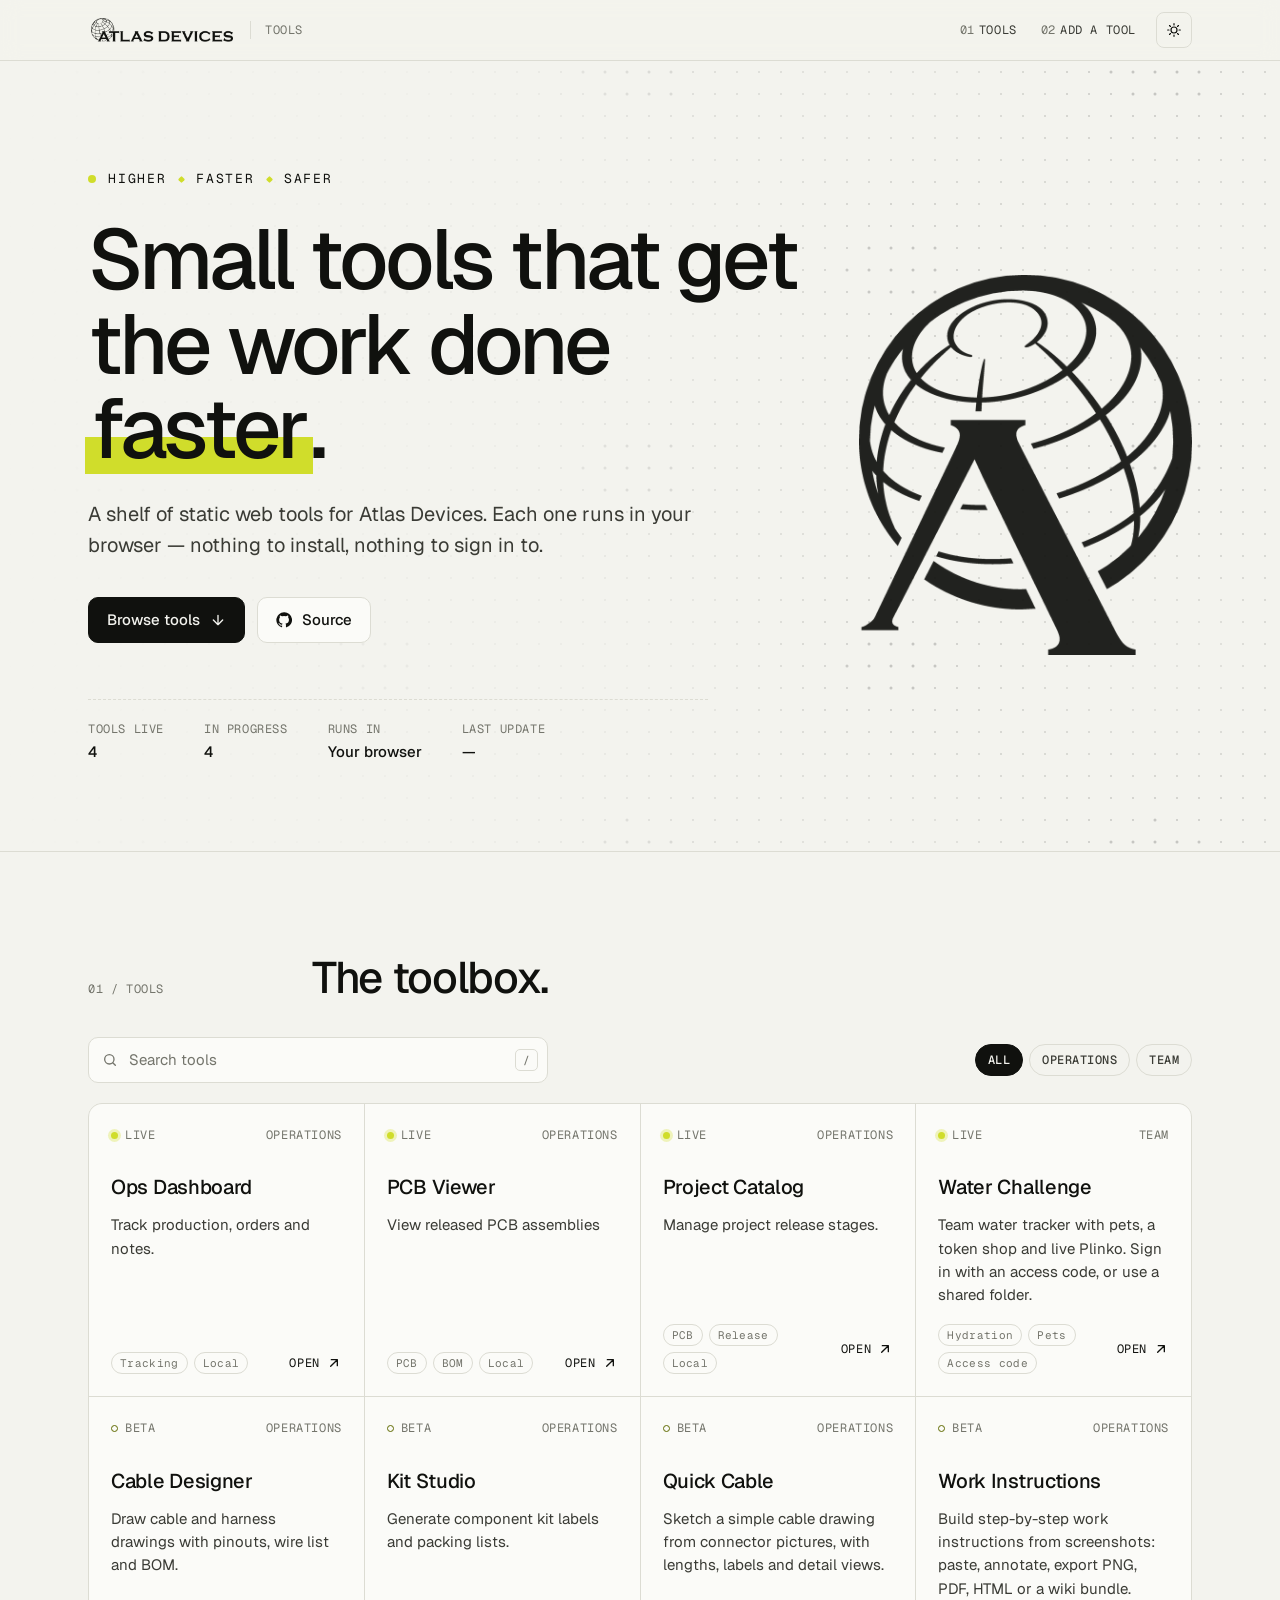
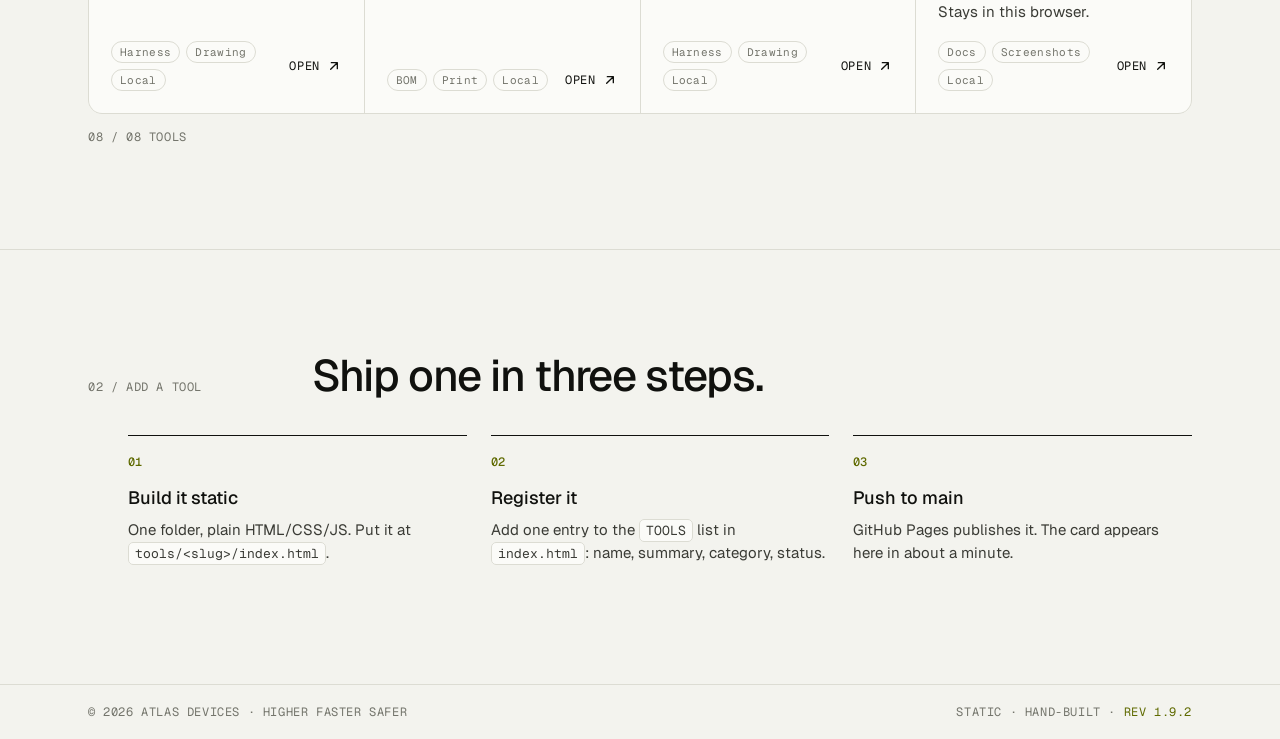
<file: index.html>
<!doctype html>
<!--
  atlasclark.github.io — Atlas Devices tools hub
  Scope: single-file static landing page for GitHub Pages that lists and links
  static internal tools. Each tool lives in /tools/<slug>/index.html and gets one
  entry in the TOOLS registry (script block below). The page builds the tool grid,
  search, and category filters from that registry. No build step, no dependencies
  except Google Fonts. Light/dark themes follow the system, with a manual toggle.
  Bump REV on each change.
-->
<html lang="en">
<head>
  <meta charset="utf-8">
  <meta name="viewport" content="width=device-width, initial-scale=1">
  <title>Atlas Devices Tools</title>
  <meta name="description" content="Static web tools for Atlas Devices. Runs in the browser, nothing to install.">
  <meta name="theme-color" content="#F3F3EE" media="(prefers-color-scheme: light)">
  <meta name="theme-color" content="#0B0C0A" media="(prefers-color-scheme: dark)">
  <link rel="icon" type="image/png" href="assets/brand/favicon-64.png">
  <link rel="apple-touch-icon" href="assets/brand/apple-touch-icon.png">
  <link rel="preconnect" href="https://fonts.googleapis.com">
  <link rel="preconnect" href="https://fonts.gstatic.com" crossorigin>
  <link href="https://fonts.googleapis.com/css2?family=Geist:wght@400;500;600&family=Geist+Mono:wght@400;500&display=swap" rel="stylesheet">

  <style>
    :root {
      --bg: #F3F3EE;
      --bg-raised: #FBFBF8;
      --ink: #10110E;
      --ink-2: #3A3B35;
      --muted: #74756C;
      --line: #DCDCD3;
      --lime: #D0DD2B;          /* brand lime, sampled from badge */
      --accent-text: #5F6A00;   /* lime is too light for text on cream */
      --on-lime: #10110E;
      --mark: #10110E;
      --dot: 16, 17, 14;
      --dot-hot: 140, 152, 0;
      --sans: "Geist", ui-sans-serif, system-ui, -apple-system, "Segoe UI", sans-serif;
      --mono: "Geist Mono", ui-monospace, "SFMono-Regular", Consolas, monospace;
      --gutter: clamp(16px, 4vw, 48px);
      --max: 1200px;
      color-scheme: light;
    }
    @media (prefers-color-scheme: dark) {
      :root:not([data-theme="light"]) {
        --bg: #0B0C0A; --bg-raised: #131411; --ink: #ECEDE6; --ink-2: #B9BAB1; --muted: #7D7E75;
        --line: #24251F; --accent-text: #D0DD2B; --mark: #ECEDE6;
        --dot: 236, 237, 230; --dot-hot: 208, 221, 43; color-scheme: dark;
      }
    }
    :root[data-theme="dark"] {
      --bg: #0B0C0A; --bg-raised: #131411; --ink: #ECEDE6; --ink-2: #B9BAB1; --muted: #7D7E75;
      --line: #24251F; --accent-text: #D0DD2B; --mark: #ECEDE6;
      --dot: 236, 237, 230; --dot-hot: 208, 221, 43; color-scheme: dark;
    }

    *, *::before, *::after { box-sizing: border-box; }
    html { scroll-behavior: smooth; -webkit-text-size-adjust: 100%; }
    @media (prefers-reduced-motion: reduce) { html { scroll-behavior: auto; } }
    body {
      margin: 0; background: var(--bg); color: var(--ink);
      font-family: var(--sans); font-size: 17px; line-height: 1.55;
      -webkit-font-smoothing: antialiased; overflow-x: hidden;
    }
    a { color: inherit; text-decoration: none; }
    ::selection { background: var(--lime); color: var(--on-lime); }
    :focus-visible { outline: 2px solid var(--accent-text); outline-offset: 3px; border-radius: 4px; }

    .wrap { max-width: var(--max); margin: 0 auto; padding: 0 var(--gutter); }
    .mono { font-family: var(--mono); font-size: 12px; letter-spacing: .05em; text-transform: uppercase; }
    .muted { color: var(--muted); }

    /* Brand images are used as masks so they take the theme ink color. */
    .wordmark, .mark {
      background: var(--mark);
      -webkit-mask: var(--src) center / contain no-repeat; mask: var(--src) center / contain no-repeat;
    }
    .wordmark { --src: url("assets/brand/wordmark.png"); display: block; width: 148px; aspect-ratio: 1745 / 294; }
    .mark { --src: url("assets/brand/mark.png"); aspect-ratio: 2104 / 2400; }

    /* ---------- Top bar ---------- */
    .topbar {
      position: sticky; top: 0; z-index: 20;
      background: color-mix(in srgb, var(--bg) 84%, transparent);
      backdrop-filter: saturate(1.4) blur(10px); -webkit-backdrop-filter: saturate(1.4) blur(10px);
      border-bottom: 1px solid var(--line);
    }
    .topbar .wrap { display: flex; align-items: center; justify-content: space-between; height: 60px; gap: 16px; }
    .brand { display: flex; align-items: center; gap: 14px; }
    .brand .div { width: 1px; height: 18px; background: var(--line); }
    .nav { display: flex; align-items: center; gap: 4px; }
    .nav a { color: var(--ink-2); padding: 8px 10px; border-radius: 6px; transition: color .15s, background-color .15s; }
    .nav a:hover { color: var(--ink); background: var(--bg-raised); }
    .nav a .n { color: var(--muted); margin-right: 4px; }
    .icon-btn {
      display: grid; place-items: center; width: 36px; height: 36px; margin-left: 6px;
      border: 1px solid var(--line); border-radius: 8px; background: transparent; color: var(--ink); cursor: pointer;
    }
    .icon-btn:hover { border-color: var(--ink-2); }
    .icon-btn svg { width: 16px; height: 16px; }
    @media (max-width: 640px) { .nav a, .brand .div, .brand .mono { display: none; } }

    /* ---------- Hero ---------- */
    .hero { position: relative; border-bottom: 1px solid var(--line); overflow: hidden; }
    #field { position: absolute; inset: 0; width: 100%; height: 100%; display: block; }
    .hero::after {
      content: ""; position: absolute; inset: 0; pointer-events: none;
      background: linear-gradient(90deg, var(--bg) 0%, color-mix(in srgb, var(--bg) 70%, transparent) 42%, transparent 70%);
    }
    .hero .wrap {
      position: relative; z-index: 1; display: grid; grid-template-columns: 1fr auto; align-items: center; gap: 48px;
      padding-top: clamp(64px, 12vh, 140px); padding-bottom: clamp(56px, 10vh, 120px);
    }
    .hero .mark { width: clamp(220px, 26vw, 340px); opacity: .92; }
    @media (max-width: 900px) { .hero .wrap { grid-template-columns: 1fr; } .hero .mark { display: none; } }

    .eyebrow { display: flex; align-items: center; gap: 12px; margin-bottom: 28px; color: var(--ink); font-size: 13px; letter-spacing: .14em; }
    .eyebrow i { width: 5px; height: 5px; background: var(--lime); border-radius: 1px; transform: rotate(45deg); }
    .eyebrow .pulse { width: 8px; height: 8px; border-radius: 50%; background: var(--lime); animation: pulse 2.4s ease-out infinite; }
    @keyframes pulse { 0% { box-shadow: 0 0 0 0 color-mix(in srgb, var(--lime) 70%, transparent); } 70%,100% { box-shadow: 0 0 0 10px transparent; } }

    h1 { font-size: clamp(40px, 6.6vw, 86px); line-height: 1; letter-spacing: -.045em; font-weight: 500; margin: 0; max-width: 13ch; }
    h1 em {
      font-style: normal; padding: 0 .08em; margin: 0 -.04em;
      background: linear-gradient(transparent 58%, var(--lime) 58%, var(--lime) 92%, transparent 92%);
    }
    :root[data-theme="dark"] h1 em { background: none; color: var(--lime); }
    @media (prefers-color-scheme: dark) { :root:not([data-theme="light"]) h1 em { background: none; color: var(--lime); } }

    .lede { max-width: 48ch; margin: 28px 0 0; font-size: clamp(17px, 1.6vw, 20px); color: var(--ink-2); }
    .cta { display: flex; flex-wrap: wrap; gap: 12px; margin-top: 36px; }
    .btn {
      display: inline-flex; align-items: center; gap: 10px; height: 46px; padding: 0 18px;
      border-radius: 10px; font: 500 15px var(--sans); border: 1px solid var(--line); color: var(--ink);
      background: var(--bg-raised); cursor: pointer; transition: transform .15s, border-color .15s, background-color .15s, color .15s;
    }
    .btn:hover { border-color: var(--ink-2); transform: translateY(-1px); }
    .btn.primary { background: var(--ink); color: var(--bg); border-color: var(--ink); }
    .btn.primary:hover { background: var(--lime); border-color: var(--lime); color: var(--on-lime); }
    .btn svg { width: 16px; height: 16px; }

    .readout { display: flex; flex-wrap: wrap; gap: 12px 40px; margin-top: 56px; padding-top: 20px; border-top: 1px dashed var(--line); max-width: 620px; }
    .readout div { display: flex; flex-direction: column; gap: 4px; }
    .readout b { font: 500 15px var(--sans); letter-spacing: 0; text-transform: none; color: var(--ink); }

    /* ---------- Sections ---------- */
    section.block { border-bottom: 1px solid var(--line); }
    section.block > .wrap { padding-top: clamp(56px, 8vw, 104px); padding-bottom: clamp(56px, 8vw, 104px); }
    .sec-head { display: grid; grid-template-columns: 200px 1fr; gap: 24px; align-items: baseline; margin-bottom: 36px; }
    .sec-head h2 { margin: 0; font-size: clamp(28px, 3.6vw, 44px); font-weight: 500; letter-spacing: -.03em; line-height: 1.05; }
    @media (max-width: 760px) { .sec-head { grid-template-columns: 1fr; gap: 10px; margin-bottom: 28px; } }

    /* Toolbar: search + filters */
    .toolbar { display: flex; flex-wrap: wrap; gap: 12px; align-items: center; justify-content: space-between; margin-bottom: 20px; }
    .search { position: relative; flex: 1 1 320px; max-width: 460px; }
    .search svg { position: absolute; left: 14px; top: 50%; width: 16px; height: 16px; transform: translateY(-50%); color: var(--muted); }
    .search input {
      width: 100%; height: 46px; padding: 0 44px 0 40px; border-radius: 10px; border: 1px solid var(--line);
      background: var(--bg-raised); color: var(--ink); font: 400 15px var(--sans);
    }
    .search input::placeholder { color: var(--muted); }
    .search input:focus { outline: none; border-color: var(--ink-2); }
    .search kbd {
      position: absolute; right: 10px; top: 50%; transform: translateY(-50%);
      font: 500 11px var(--mono); padding: 3px 7px; border: 1px solid var(--line); border-radius: 5px; color: var(--muted);
    }
    .filters { display: flex; flex-wrap: wrap; gap: 6px; }
    .chip {
      height: 32px; padding: 0 12px; border-radius: 999px; border: 1px solid var(--line); background: transparent;
      color: var(--ink-2); font: 500 12px var(--mono); letter-spacing: .04em; text-transform: uppercase; cursor: pointer;
    }
    .chip:hover { border-color: var(--ink-2); color: var(--ink); }
    .chip[aria-pressed="true"] { background: var(--ink); border-color: var(--ink); color: var(--bg); }

    /* Tool grid */
    .grid { display: grid; grid-template-columns: repeat(auto-fill, minmax(270px, 1fr)); gap: 1px; background: var(--line); border: 1px solid var(--line); border-radius: 14px; overflow: hidden; }
    .card {
      position: relative; display: flex; flex-direction: column; gap: 10px; min-height: 220px; padding: 22px;
      background: var(--bg-raised); transition: background-color .2s;
    }
    a.card:hover { background: var(--bg); }
    .card .top { display: flex; justify-content: space-between; align-items: center; }
    .status { display: inline-flex; align-items: center; gap: 7px; }
    .status::before { content: ""; width: 7px; height: 7px; border-radius: 50%; background: var(--muted); }
    .status.live::before { background: var(--lime); box-shadow: 0 0 0 3px color-mix(in srgb, var(--lime) 30%, transparent); }
    .status.beta::before { background: transparent; border: 1.5px solid var(--accent-text); }
    .card h3 { margin: 18px 0 0; font-size: 20px; font-weight: 500; letter-spacing: -.015em; }
    .card p { margin: 0; color: var(--ink-2); font-size: 15px; flex: 1; }
    .card .foot { display: flex; justify-content: space-between; align-items: center; gap: 8px; margin-top: 8px; }
    .tags { display: flex; gap: 6px; flex-wrap: wrap; }
    .tag { font: 400 11px var(--mono); letter-spacing: .03em; padding: 3px 8px; border: 1px solid var(--line); border-radius: 999px; color: var(--muted); }
    .open { display: inline-flex; align-items: center; gap: 6px; color: var(--ink); white-space: nowrap; }
    .open svg { width: 16px; height: 16px; transition: transform .2s; }
    a.card:hover .open svg { transform: translate(3px, -3px); color: var(--accent-text); }
    a.card::after { content: ""; position: absolute; left: 0; top: 0; height: 2px; width: 0; background: var(--lime); transition: width .3s ease; }
    a.card:hover::after { width: 100%; }
    .card.planned { opacity: .55; }
    .card.planned .open { color: var(--muted); }
    .empty { padding: 48px 22px; text-align: center; background: var(--bg-raised); grid-column: 1 / -1; color: var(--muted); }
    .count { margin-top: 14px; }

    /* Add-a-tool steps */
    .steps { display: grid; grid-template-columns: repeat(3, 1fr); gap: 24px; counter-reset: s; }
    .steps li { list-style: none; border-top: 1px solid var(--ink); padding-top: 18px; }
    .steps li::before { counter-increment: s; content: "0" counter(s); display: block; font: 500 12px var(--mono); color: var(--accent-text); margin-bottom: 14px; }
    .steps h3 { margin: 0 0 6px; font-size: 18px; font-weight: 500; }
    .steps p { margin: 0; color: var(--ink-2); font-size: 15px; }
    .steps ol { margin: 0; padding: 0; }
    code { font: 13px var(--mono); padding: 2px 6px; border-radius: 5px; background: var(--bg-raised); border: 1px solid var(--line); }
    @media (max-width: 860px) { .steps { grid-template-columns: 1fr; } }

    /* ---------- Footer bar ---------- */
    footer { padding: 18px 0; }
    footer .wrap { display: flex; justify-content: space-between; gap: 16px; flex-wrap: wrap; }
    footer .rev { color: var(--accent-text); }

    .rv { opacity: 0; transform: translateY(14px); transition: opacity .7s ease, transform .7s ease; }
    .rv.in { opacity: 1; transform: none; }
    @media (prefers-reduced-motion: reduce) { .rv { opacity: 1; transform: none; transition: none; } .eyebrow .pulse { animation: none; } }
  </style>
</head>
<body>

  <header class="topbar">
    <div class="wrap">
      <a class="brand" href="#top" aria-label="Atlas Devices Tools, home">
        <span class="wordmark" role="img" aria-label="Atlas Devices"></span>
        <span class="div"></span>
        <span class="mono muted">Tools</span>
      </a>
      <nav class="nav mono" aria-label="Primary">
        <a href="#tools"><span class="n">01</span>Tools</a>
        <a href="#add"><span class="n">02</span>Add a tool</a>
        <button class="icon-btn" id="themeBtn" type="button" aria-label="Toggle color theme">
          <svg viewBox="0 0 24 24" fill="none" stroke="currentColor" stroke-width="1.8" stroke-linecap="round"><circle cx="12" cy="12" r="4.5"/><path d="M12 2.5v2M12 19.5v2M2.5 12h2M19.5 12h2M5.3 5.3l1.4 1.4M17.3 17.3l1.4 1.4M5.3 18.7l1.4-1.4M17.3 6.7l1.4-1.4"/></svg>
        </button>
      </nav>
    </div>
  </header>

  <main id="top">
    <!-- ========== HERO ========== -->
    <section class="hero">
      <canvas id="field" aria-hidden="true"></canvas>
      <div class="wrap">
        <div>
          <div class="eyebrow mono"><span class="pulse"></span>Higher<i></i>Faster<i></i>Safer</div>
          <h1>Small tools that get the work done <em>faster</em>.</h1>
          <p class="lede">A shelf of static web tools for Atlas Devices. Each one runs in your browser — nothing to install, nothing to sign in to.</p>
          <div class="cta">
            <a class="btn primary" href="#tools">Browse tools
              <svg viewBox="0 0 24 24" fill="none" stroke="currentColor" stroke-width="2" stroke-linecap="round" stroke-linejoin="round"><path d="M12 5v14M5 12l7 7 7-7"/></svg>
            </a>
            <a class="btn" href="https://github.com/AtlasClark/atlasclark.github.io" target="_blank" rel="noopener">
              <svg viewBox="0 0 24 24" fill="currentColor"><path d="M12 .5a11.5 11.5 0 0 0-3.64 22.41c.58.1.79-.25.79-.56v-2c-3.2.7-3.88-1.37-3.88-1.37-.52-1.33-1.28-1.69-1.28-1.69-1.05-.71.08-.7.08-.7 1.16.08 1.77 1.19 1.77 1.19 1.03 1.77 2.7 1.26 3.36.96.1-.75.4-1.26.73-1.55-2.55-.29-5.24-1.28-5.24-5.69 0-1.26.45-2.29 1.19-3.1-.12-.29-.52-1.46.11-3.05 0 0 .97-.31 3.17 1.18a11 11 0 0 1 5.77 0c2.2-1.49 3.17-1.18 3.17-1.18.63 1.59.23 2.76.11 3.05.74.81 1.19 1.84 1.19 3.1 0 4.42-2.69 5.39-5.26 5.68.41.36.78 1.06.78 2.14v3.17c0 .31.21.67.8.56A11.5 11.5 0 0 0 12 .5Z"/></svg>
              Source
            </a>
          </div>
          <div class="readout mono muted">
            <div>Tools live<b id="statLive">—</b></div>
            <div>In progress<b id="statWip">—</b></div>
            <div>Runs in<b>Your browser</b></div>
            <div>Last update<b id="statUpdated">—</b></div>
          </div>
        </div>
        <span class="mark" role="img" aria-label="Atlas Devices globe mark"></span>
      </div>
    </section>

    <!-- ========== 01 TOOLS (generated from TOOLS registry) ========== -->
    <section class="block" id="tools">
      <div class="wrap">
        <div class="sec-head rv"><span class="mono muted">01 / Tools</span><h2>The toolbox.</h2></div>
        <div class="toolbar rv">
          <label class="search">
            <svg viewBox="0 0 24 24" fill="none" stroke="currentColor" stroke-width="2" stroke-linecap="round"><circle cx="11" cy="11" r="7"/><path d="m20 20-3.5-3.5"/></svg>
            <input id="q" type="search" placeholder="Search tools" autocomplete="off" aria-label="Search tools">
            <kbd>/</kbd>
          </label>
          <div class="filters" id="filters" role="group" aria-label="Filter by category"></div>
        </div>
        <div class="grid rv" id="grid"></div>
        <div class="count mono muted" id="count"></div>
      </div>
    </section>

    <!-- ========== 02 ADD A TOOL ========== -->
    <section class="block" id="add">
      <div class="wrap">
        <div class="sec-head rv"><span class="mono muted">02 / Add a tool</span><h2>Ship one in three steps.</h2></div>
        <ol class="steps rv">
          <li><h3>Build it static</h3><p>One folder, plain HTML/CSS/JS. Put it at <code>tools/&lt;slug&gt;/index.html</code>.</p></li>
          <li><h3>Register it</h3><p>Add one entry to the <code>TOOLS</code> list in <code>index.html</code>: name, summary, category, status.</p></li>
          <li><h3>Push to main</h3><p>GitHub Pages publishes it. The card appears here in about a minute.</p></li>
        </ol>
      </div>
    </section>
  </main>

  <footer>
    <div class="wrap mono muted">
      <span>© <span id="yr">2026</span> Atlas Devices · Higher Faster Safer</span>
      <span>Static · Hand-built · <span class="rev" id="rev"></span></span>
    </div>
  </footer>

  <script>
    const REV = "rev 1.9.2";

    // ---------- TOOL REGISTRY ----------
    // status: "live" (linked) | "beta" (linked, flagged) | "planned" (not linked)
    const TOOLS = [
      { slug: "pcb-viewer",      name: "PCB Viewer",           summary: "View released PCB assemblies", category: "Operations",  tags: ["PCB", "BOM", "Local"], status: "live" },
      { slug: "ops-dashboard",   name: "Ops Dashboard",        summary: "Track production, orders and notes.", category: "Operations", tags: ["Tracking", "Local"], status: "live" },
      { slug: "project-catalog", name: "Project Catalog",      summary: "Manage project release stages.", category: "Operations", tags: ["PCB", "Release", "Local"], status: "live" },
      { slug: "kit-studio",      name: "Kit Studio",           summary: "Generate component kit labels and packing lists.", category: "Operations", tags: ["BOM", "Print", "Local"], status: "beta" },
      { slug: "work-instructions", name: "Work Instructions",    summary: "Build step-by-step work instructions from screenshots: paste, annotate, export PNG, PDF, HTML or a wiki bundle. Stays in this browser.", category: "Operations", tags: ["Docs", "Screenshots", "Local"], status: "beta" },
      { slug: "cable-designer",  name: "Cable Designer",       summary: "Draw cable and harness drawings with pinouts, wire list and BOM.", category: "Operations", tags: ["Harness", "Drawing", "Local"], status: "beta" },
      { slug: "quick-cable",     name: "Quick Cable",          summary: "Sketch a simple cable drawing from connector pictures, with lengths, labels and detail views.", category: "Operations", tags: ["Harness", "Drawing", "Local"], status: "beta" },
      { slug: "water-challenge", name: "Water Challenge",      summary: "Team water tracker with pets, a token shop and live Plinko. Sign in with an access code, or use a shared folder.", category: "Team", tags: ["Hydration", "Pets", "Access code"], status: "live" },
    ];

    // ---------- Render ----------
    const $ = s => document.querySelector(s);
    const esc = s => String(s).replace(/[&<>"']/g, c => ({ "&": "&amp;", "<": "&lt;", ">": "&gt;", '"': "&quot;", "'": "&#39;" }[c]));
    const ARROW = '<svg viewBox="0 0 24 24" fill="none" stroke="currentColor" stroke-width="2" stroke-linecap="round" stroke-linejoin="round"><path d="M7 17 17 7M8 7h9v9"/></svg>';
    const STATUS = { live: "Live", beta: "Beta", planned: "Planned" };
    const order = { live: 0, beta: 1, planned: 2 };
    const tools = [...TOOLS].sort((a, b) => order[a.status] - order[b.status] || a.name.localeCompare(b.name));
    const cats = ["All", ...new Set(tools.map(t => t.category))];
    let cat = "All";

    $("#filters").innerHTML = cats.map(c => `<button class="chip" type="button" aria-pressed="${c === cat}" data-cat="${esc(c)}">${esc(c)}</button>`).join("");
    $("#filters").addEventListener("click", e => {
      const b = e.target.closest(".chip"); if (!b) return;
      cat = b.dataset.cat;
      document.querySelectorAll(".chip").forEach(x => x.setAttribute("aria-pressed", x === b));
      render();
    });

    function card(t) {
      const linked = t.status !== "planned";
      const tag = linked ? "a" : "div";
      const href = linked ? ` href="tools/${esc(t.slug)}/"` : "";
      return `<${tag} class="card ${t.status}"${href}>
        <div class="top"><span class="status ${t.status} mono muted">${STATUS[t.status]}</span><span class="mono muted">${esc(t.category)}</span></div>
        <h3>${esc(t.name)}</h3>
        <p>${esc(t.summary)}</p>
        <div class="foot"><span class="tags">${(t.tags || []).map(g => `<span class="tag">${esc(g)}</span>`).join("")}</span>
        <span class="open mono">${linked ? "Open " + ARROW : "Soon"}</span></div>
      </${tag}>`;
    }

    function render() {
      const q = $("#q").value.trim().toLowerCase();
      const list = tools.filter(t =>
        (cat === "All" || t.category === cat) &&
        (!q || [t.name, t.summary, t.category, ...(t.tags || [])].join(" ").toLowerCase().includes(q)));
      $("#grid").innerHTML = list.length ? list.map(card).join("") : `<div class="empty">No tools match “${esc(q)}”.</div>`;
      $("#count").textContent = `${String(list.length).padStart(2, "0")} / ${String(tools.length).padStart(2, "0")} tools`;
    }
    $("#q").addEventListener("input", render);
    addEventListener("keydown", e => {
      if (e.key === "/" && document.activeElement !== $("#q")) { e.preventDefault(); $("#q").focus(); }
      if (e.key === "Escape" && document.activeElement === $("#q")) { $("#q").value = ""; render(); $("#q").blur(); }
    });
    render();

    $("#statLive").textContent = tools.filter(t => t.status === "live").length;
    $("#statWip").textContent = tools.filter(t => t.status !== "live").length;
    $("#rev").textContent = REV;
    $("#yr").textContent = new Date().getFullYear();

    // Last update = latest commit date on this repo (public GitHub API; fails quietly).
    fetch("https://api.github.com/repos/AtlasClark/atlasclark.github.io/commits?per_page=1")
      .then(r => r.ok ? r.json() : Promise.reject())
      .then(([c]) => { $("#statUpdated").textContent = new Date(c.commit.committer.date).toLocaleDateString(undefined, { year: "numeric", month: "short", day: "numeric" }); })
      .catch(() => {});

    // ---------- Theme toggle ----------
    const root = document.documentElement;
    const store = {
      get() { try { return localStorage.getItem("theme"); } catch { return null; } },
      set(v) { try { localStorage.setItem("theme", v); } catch {} }
    };
    const saved = store.get();
    if (saved) root.dataset.theme = saved;
    const isDark = () => root.dataset.theme ? root.dataset.theme === "dark" : matchMedia("(prefers-color-scheme: dark)").matches;
    $("#themeBtn").addEventListener("click", () => { const n = isDark() ? "light" : "dark"; root.dataset.theme = n; store.set(n); });

    // ---------- Scroll reveal ----------
    const io = new IntersectionObserver(es => es.forEach(e => {
      if (e.isIntersecting) { e.target.classList.add("in"); io.unobserve(e.target); }
    }), { rootMargin: "0px 0px -8% 0px" });
    document.querySelectorAll(".rv").forEach(el => io.observe(el));

    // ---------- Hero dot field: slow wave + cursor hot spot ----------
    (() => {
      const cv = $("#field"), ctx = cv.getContext("2d");
      const reduce = matchMedia("(prefers-reduced-motion: reduce)").matches;
      const GAP = 22;
      let w = 0, h = 0, mx = -1e4, my = -1e4, t = 0, raf = 0, visible = true;
      const css = n => getComputedStyle(root).getPropertyValue(n).trim();
      function size() {
        const r = cv.getBoundingClientRect(), dpr = Math.min(devicePixelRatio || 1, 2);
        w = r.width; h = r.height; cv.width = w * dpr; cv.height = h * dpr;
        ctx.setTransform(dpr, 0, 0, dpr, 0, 0);
      }
      function draw() {
        const dot = css("--dot"), hot = css("--dot-hot");
        ctx.clearRect(0, 0, w, h);
        for (let y = GAP / 2; y < h; y += GAP) for (let x = GAP / 2; x < w; x += GAP) {
          const wave = Math.sin(x * 0.012 + t) * Math.cos(y * 0.016 - t * 0.7);
          const heat = Math.max(0, 1 - Math.hypot(x - mx, y - my) / 160);
          const base = 0.10 + 0.10 * (wave + 1) / 2;
          ctx.fillStyle = heat > 0.02 ? `rgba(${hot},${Math.min(1, base + heat * 0.9)})` : `rgba(${dot},${base})`;
          ctx.beginPath(); ctx.arc(x, y, 1 + heat * 1.6 + (wave > 0.82 ? 0.5 : 0), 0, 6.2832); ctx.fill();
        }
      }
      function loop() { t += 0.008; draw(); raf = visible ? requestAnimationFrame(loop) : 0; }
      size(); draw();
      addEventListener("resize", () => { size(); draw(); });
      new MutationObserver(draw).observe(root, { attributes: true, attributeFilter: ["data-theme"] });
      if (reduce) return;
      const hero = cv.parentElement;
      hero.addEventListener("pointermove", e => { const r = cv.getBoundingClientRect(); mx = e.clientX - r.left; my = e.clientY - r.top; });
      hero.addEventListener("pointerleave", () => { mx = my = -1e4; });
      new IntersectionObserver(([e]) => { visible = e.isIntersecting; if (visible && !raf) loop(); }).observe(hero);
    })();
  </script>
</body>
</html>
</file>
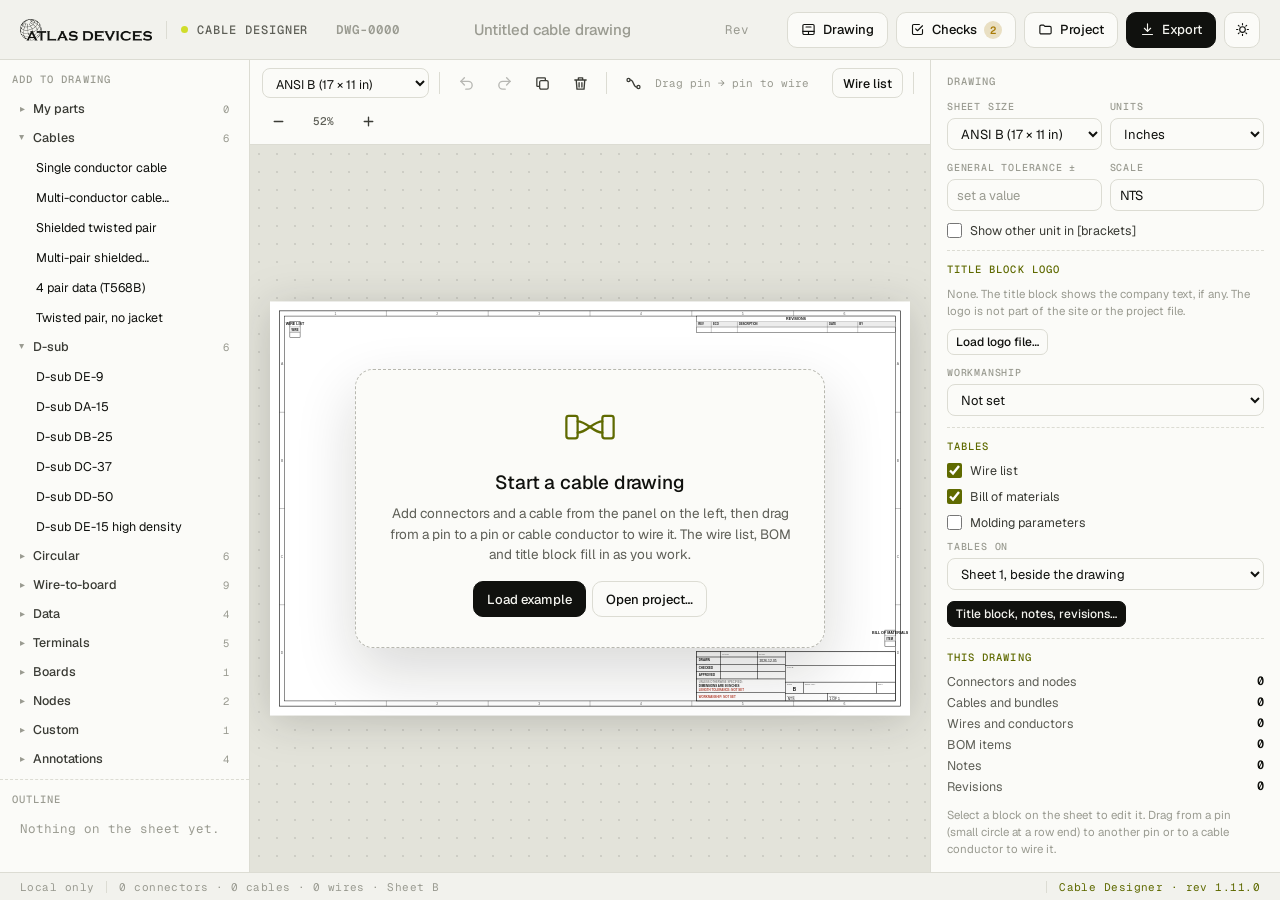
<file: tools/cable-designer/index.html>
<!DOCTYPE html>
<!--
  Cable Designer — Atlas Devices tools
  Scope: cable and wire harness connection drawings in the style of
  IPC/WHMA-A-620 cable and harness drawings. Connector library (D-sub,
  circular M8/M12, crimp housings, IDC, RJ45, USB, terminals, flying leads,
  splices, ground) and custom connectors with pin count, pin numbers and
  signals, gender, face view, MPN / internal PN, contact, seal and
  accessories. Face builder: shell, keyways and freely placed pins (rings,
  centre pins, grids, contact sizes) to match a maker's drawing, with
  multi-select, rotate by handle or step, mirror, zoom and undo / redo. Shield
  ties between shield ends, pins, splices and ground. Junction boards: black
  boxes with through-hole pins on movable edge spots, also inserted into a
  cable, with an optional board image (load, paste, drop). Custom tables
  (title, columns, rows, paste from Excel) on sheet 1 or 2; saved
  connectors go to "My parts" (this browser, .cdparts files to share). Cables and bundles with conductors (gauge, colour, stripe,
  insulation), twisted groups with lay length, foil / braid shields with drain
  and termination per end, length and strip dimensions with tolerances, and
  labels / heat-shrink / sleeving callouts. Loose wires, notes, flag notes,
  balloons, generated wire list and BOM with find numbers, title block and
  revision history. Export: vector PDF, SVG, PNG, CSV wire list and BOM, and
  .cblproj project files.

  No built-in branding in the drawing: this page is public. The title block
  shows a company name or a logo file the user loads; the logo stays in that
  browser's IndexedDB and is not part of the site or the project file.

  All data stays on this machine: the working drawing autosaves to this
  browser's IndexedDB; projects save to .cblproj files you keep. Nothing is
  committed — .gitignore blocks *.cblproj, exports and Cable_Designer/.

  The CSP below blocks all network requests from scripts; the page loads
  nothing from other hosts (fonts in fonts/, SIL OFL 1.1; jsPDF in vendor/, MIT).
  Bump REV in js/app.js on each change.
-->
<html lang="en">
<head>
<meta charset="UTF-8">
<meta name="viewport" content="width=device-width, initial-scale=1.0">
<meta http-equiv="Content-Security-Policy" content="default-src 'self'; connect-src 'none'; script-src 'self'; style-src 'self' 'unsafe-inline'; font-src 'self'; img-src 'self' blob: data:; worker-src 'none'; frame-src 'none'; form-action 'none'; base-uri 'none'">
<meta name="referrer" content="no-referrer">
<meta name="robots" content="noindex">
<title>Cable Designer</title>
<meta name="theme-color" content="#0B0C0A">
<link rel="icon" type="image/png" href="../../assets/brand/favicon-64.png">
<style>
  @font-face { font-family: "Geist"; src: url("fonts/Geist-Variable.woff2") format("woff2"); font-weight: 100 900; font-display: swap; }
  @font-face { font-family: "Geist Mono"; src: url("fonts/GeistMono-Variable.woff2") format("woff2"); font-weight: 100 900; font-display: swap; }
  /* ===== Atlas Devices brand tokens — mirrored from atlasclark.github.io ===== */
  :root {
    --font: "Geist", ui-sans-serif, system-ui, -apple-system, "Segoe UI", sans-serif;
    --mono: "Geist Mono", ui-monospace, "SFMono-Regular", Consolas, monospace;
    --radius-sm: 10px;
    --lime: #D0DD2B;
    --on-lime: #10110E;
    --wordmark-src: url("../../assets/brand/wordmark.png");
  }
  [data-theme="light"] {
    --bg: #F3F3EE; --bg2: #ECECE5; --surface: #FBFBF8; --surface2: #F3F3EE;
    --border: #DCDCD3; --text: #10110E; --ink-2: #3A3B35; --text-dim: #5E5F57; --text-faint: #9A9B91;
    --input-bg: #FBFBF8; --hover: #EEEEE7; --sel: rgba(140,152,0,.14);
    --accent-text: #5F6A00; --stage: #E3E3DA; --stage-dot: rgba(16,17,14,.10);
    --shadow-lg: 0 24px 60px rgba(16,17,14,.16); --paper-shadow: 0 10px 40px rgba(16,17,14,.18);
    --green: #3E8A4E; --yellow: #A87A06; --red: #B8402F;
    color-scheme: light;
  }
  [data-theme="dark"] {
    --bg: #0B0C0A; --bg2: #10110E; --surface: #131411; --surface2: #1A1B17;
    --border: #24251F; --text: #ECEDE6; --ink-2: #B9BAB1; --text-dim: #9C9D94; --text-faint: #65665E;
    --input-bg: #10110E; --hover: #1B1C18; --sel: rgba(208,221,43,.10);
    --accent-text: #D0DD2B; --stage: #070806; --stage-dot: rgba(236,237,230,.07);
    --shadow-lg: 0 24px 70px rgba(0,0,0,.55); --paper-shadow: 0 10px 50px rgba(0,0,0,.6);
    --green: #86C98F; --yellow: #E2C14E; --red: #EE7B68;
    color-scheme: dark;
  }
  * { box-sizing: border-box; margin: 0; padding: 0; }
  html, body { height: 100%; }
  body {
    font-family: var(--font); font-size: 14px; -webkit-font-smoothing: antialiased;
    background: var(--bg); color: var(--text);
    display: flex; flex-direction: column; overflow: hidden;
  }
  ::-webkit-scrollbar { width: 10px; height: 10px; }
  ::-webkit-scrollbar-track { background: transparent; }
  ::-webkit-scrollbar-thumb { background: var(--border); border-radius: 6px; }
  ::-webkit-scrollbar-thumb:hover { background: var(--text-faint); }
  ::selection { background: var(--lime); color: var(--on-lime); }
  :focus-visible { outline: 2px solid var(--accent-text); outline-offset: 2px; }
  [hidden] { display: none !important; }

  /* ===== Top bar ===== */
  .topbar {
    position: relative; z-index: 30; display: flex; align-items: center; gap: 18px;
    padding: 0 20px; min-height: 60px; flex-wrap: wrap;
    background: color-mix(in srgb, var(--bg) 86%, transparent);
    border-bottom: 1px solid var(--border);
  }
  a.brand { color: inherit; text-decoration: none; }
  .brand { display: flex; align-items: center; gap: 14px; font-weight: 500; font-size: 17px; flex-shrink: 0; }
  .brand .wordmark {
    display: none; width: 132px; aspect-ratio: 900 / 152; background: var(--text);
    -webkit-mask: var(--wordmark-src) center / contain no-repeat; mask: var(--wordmark-src) center / contain no-repeat;
  }
  .has-wm .brand .wordmark { display: block; }
  .has-wm .brand .wm-text { display: none; }
  .wm-text { font: 600 15px var(--font); letter-spacing: .06em; }
  .wm-text b { font-weight: 400; margin-left: 5px; color: var(--text-dim); }
  .brand .div { width: 1px; height: 18px; background: var(--border); }
  .brand-lbl {
    display: flex; align-items: center; gap: 9px;
    font: 500 12px var(--mono); letter-spacing: .08em; text-transform: uppercase; color: var(--text-dim);
  }
  .pulse { width: 7px; height: 7px; border-radius: 50%; background: var(--lime); animation: brandPulse 2.4s ease-out infinite; flex-shrink: 0; }
  @keyframes brandPulse {
    0% { box-shadow: 0 0 0 0 color-mix(in srgb, var(--lime) 70%, transparent); }
    70%, 100% { box-shadow: 0 0 0 9px transparent; }
  }
  .doc-id { display: flex; align-items: center; gap: 8px; flex: 1; min-width: 260px; }
  .doc-id input { border-color: transparent; background: transparent; }
  .doc-id input:hover { border-color: var(--border); }
  .doc-id input:focus { border-color: var(--ink-2); background: var(--input-bg); }
  #dwgNo { width: 130px; font-family: var(--mono); font-size: 12.5px; color: var(--accent-text); font-weight: 600; }
  #dwgRev { width: 64px; font-family: var(--mono); font-size: 12.5px; text-align: center; }
  #dwgTitle { flex: 1; min-width: 120px; max-width: 420px; font-size: 15px; font-weight: 500; }
  .topbar .actions { display: flex; gap: 8px; margin-left: auto; align-items: center; }
  .badge { font: 600 10.5px var(--mono); min-width: 18px; height: 18px; padding: 0 5px; border-radius: 9px; display: inline-grid; place-items: center; background: var(--hover); color: var(--text-dim); }
  .badge.warn { background: color-mix(in srgb, var(--yellow) 22%, transparent); color: var(--yellow); }
  .badge.err { background: color-mix(in srgb, var(--red) 22%, transparent); color: var(--red); }
  .badge.ok { background: color-mix(in srgb, var(--green) 22%, transparent); color: var(--green); }

  /* ===== Buttons / inputs ===== */
  .btn {
    border: 1px solid var(--border); background: var(--surface); color: var(--text);
    font-family: inherit; font-size: 13px; font-weight: 500; height: 36px; padding: 0 13px;
    border-radius: var(--radius-sm); cursor: pointer; display: inline-flex; align-items: center; gap: 7px;
    white-space: nowrap; transition: transform .15s, border-color .15s, background-color .15s, color .15s;
  }
  .btn:hover { border-color: var(--ink-2); transform: translateY(-1px); }
  .btn:disabled { opacity: .45; cursor: default; transform: none; border-color: var(--border); }
  .btn svg { width: 15px; height: 15px; flex-shrink: 0; }
  .btn-icon { width: 36px; padding: 0; justify-content: center; }
  .btn-sm { height: 30px; padding: 0 10px; font-size: 12.5px; border-radius: 8px; }
  .btn-xs { height: 26px; padding: 0 8px; font-size: 12px; border-radius: 7px; }
  .btn-sm.btn-icon { width: 30px; padding: 0; }
  .btn-primary, .btn-primary:hover { background: var(--text); color: var(--bg); border: 1px solid var(--text); }
  .btn-primary:hover { background: var(--lime); border-color: var(--lime); color: var(--on-lime); }
  .btn-danger:hover { border-color: var(--red); color: var(--red); background: transparent; }
  .icon-btn {
    border: none; background: transparent; color: var(--text-dim); cursor: pointer;
    font-size: 13px; padding: 3px 6px; border-radius: 6px; font-family: inherit;
  }
  .icon-btn:hover { background: var(--hover); color: var(--text); }
  .icon-btn:disabled { opacity: .3; cursor: default; background: transparent; }
  input, select, textarea {
    font-family: var(--font); font-size: 13px; color: var(--text);
    background: var(--input-bg); border: 1px solid var(--border); border-radius: 8px;
    padding: 6px 9px; outline: none; transition: border .15s; min-width: 0;
  }
  input, select { height: 32px; }
  select { padding-right: 4px; }
  textarea { resize: vertical; line-height: 1.5; min-height: 60px; }
  input:focus, select:focus, textarea:focus { border-color: var(--ink-2); }
  input::placeholder, textarea::placeholder { color: var(--text-faint); }
  input[type="checkbox"] { height: auto; width: 15px; height: 15px; accent-color: var(--accent-text); }
  input:disabled, select:disabled { opacity: .5; }

  /* ===== Menus ===== */
  .menu-wrap { position: relative; }
  .menu {
    position: absolute; right: 0; top: calc(100% + 6px); z-index: 50; min-width: 290px;
    background: var(--surface); border: 1px solid var(--border); border-radius: 12px; padding: 6px;
    box-shadow: var(--shadow-lg); animation: pop .14s ease;
  }
  .menu button {
    all: unset; box-sizing: border-box; display: grid; grid-template-columns: 30px 1fr; gap: 2px 10px; width: 100%;
    padding: 9px 10px; border-radius: 8px; cursor: pointer; font-size: 13px; font-weight: 500;
  }
  .menu button:hover, .menu button:focus-visible { background: var(--hover); }
  .menu button .ic { grid-row: span 2; color: var(--accent-text); font: 600 11px var(--mono); padding-top: 2px; }
  .menu button small { color: var(--text-faint); font-size: 11.5px; font-weight: 400; }
  .menu hr { border: none; border-top: 1px dashed var(--border); margin: 5px 4px; }

  /* ===== Layout ===== */
  main { flex: 1; min-height: 0; display: grid; grid-template-columns: 250px minmax(0, 1fr) var(--insp-w, 350px); }
  .panel { min-height: 0; display: flex; flex-direction: column; background: var(--surface); }
  .grp-lbl { font: 500 10.5px var(--mono); letter-spacing: .1em; text-transform: uppercase; color: var(--text-faint); }

  /* Left: parts and outline */
  .side { border-right: 1px solid var(--border); overflow-y: auto; }
  .side-sec { padding: 12px 12px 6px; }
  .side-sec + .side-sec { border-top: 1px dashed var(--border); }
  .side-sec > .grp-lbl { display: flex; justify-content: space-between; margin-bottom: 8px; }
  .lib details { border-radius: 8px; }
  .lib summary {
    list-style: none; cursor: pointer; padding: 6px 8px; border-radius: 8px; font-size: 12.5px; font-weight: 500;
    display: flex; align-items: center; gap: 8px; color: var(--ink-2);
  }
  .lib summary::-webkit-details-marker { display: none; }
  .lib summary::before { content: "▸"; font-size: 10px; color: var(--text-faint); transition: transform .15s; }
  .lib details[open] > summary::before { transform: rotate(90deg); }
  .lib summary:hover { background: var(--hover); }
  .lib summary span { margin-left: auto; font: 400 10.5px var(--mono); color: var(--text-faint); }
  .lib-item {
    all: unset; box-sizing: border-box; display: flex; align-items: center; gap: 8px; width: 100%;
    padding: 6px 8px 6px 24px; border-radius: 8px; cursor: pointer; font-size: 12.5px; color: var(--text);
  }
  .lib-item:hover, .lib-item:focus-visible { background: var(--hover); }
  .lib-item:hover .plus { opacity: 1; }
  .lib-item .plus { margin-left: auto; color: var(--accent-text); font-weight: 600; opacity: 0; }
  .outline { list-style: none; display: flex; flex-direction: column; gap: 1px; }
  .outline li {
    display: flex; align-items: center; gap: 8px; padding: 5px 8px; border-radius: 7px; cursor: pointer; font-size: 12.5px;
  }
  .outline li:hover { background: var(--hover); }
  .outline li.on { background: var(--sel); }
  .outline li b { font: 600 11.5px var(--mono); color: var(--accent-text); min-width: 36px; }
  .outline li span { color: var(--text-dim); overflow: hidden; text-overflow: ellipsis; white-space: nowrap; }
  .outline .sub { font: 500 10px var(--mono); letter-spacing: .08em; text-transform: uppercase; color: var(--text-faint); padding: 8px 8px 3px; cursor: default; }
  .outline .sub:hover { background: none; }
  .empty-note { font: 400 11.5px var(--mono); color: var(--text-faint); padding: 4px 8px 8px; line-height: 1.6; }

  /* Center: toolbar + stage + wire drawer */
  .center { min-width: 0; min-height: 0; display: flex; flex-direction: column; }
  .tools {
    display: flex; align-items: center; gap: 6px; padding: 7px 12px; flex-wrap: wrap;
    border-bottom: 1px solid var(--border); background: var(--surface);
  }
  .tools .vsep { width: 1px; height: 22px; background: var(--border); margin: 0 4px; }
  .tools .spacer { flex: 1; }
  .tools select { height: 30px; font-size: 12.5px; }
  .tool {
    width: 32px; height: 32px; display: grid; place-items: center; border-radius: 9px; cursor: pointer;
    border: 1px solid transparent; background: transparent; color: var(--ink-2);
  }
  .tool svg { width: 17px; height: 17px; }
  .tool:hover { background: var(--hover); color: var(--text); }
  .tool[aria-pressed="true"] { background: var(--text); color: var(--bg); }
  .tool:disabled { opacity: .35; cursor: default; background: transparent; }
  .seg { display: inline-flex; border: 1px solid var(--border); border-radius: 9px; overflow: hidden; }
  .seg button {
    all: unset; cursor: pointer; padding: 0 10px; height: 28px; display: grid; place-items: center;
    font: 500 11px var(--mono); color: var(--text-dim); border-right: 1px solid var(--border);
  }
  .seg button:last-child { border-right: none; }
  .seg button:hover { background: var(--hover); color: var(--text); }
  .seg button[aria-pressed="true"] { background: var(--text); color: var(--bg); }
  #zoomLbl { font: 500 11px var(--mono); color: var(--text-dim); min-width: 46px; text-align: center; cursor: pointer; }
  .hint-txt { font: 400 11px var(--mono); color: var(--text-faint); }

  .stage {
    position: relative; flex: 1; min-height: 0; overflow: hidden; background-color: var(--stage);
    background-image: radial-gradient(var(--stage-dot) 1px, transparent 1px); background-size: 18px 18px;
    cursor: default; touch-action: none;
  }
  .stage.panning { cursor: grabbing; }
  #sheetSvg { position: absolute; inset: 0; width: 100%; height: 100%; display: block; user-select: none; }
  #paper { filter: drop-shadow(var(--paper-shadow)); }
  #sheetSvg [data-id] { cursor: pointer; }
  #sheetSvg .k-conn, #sheetSvg .k-cable, #sheetSvg .k-callout, #sheetSvg .k-table { cursor: move; }
  #sheetSvg .k-frame, #sheetSvg .k-rev { cursor: default; }
  #sheetSvg .k-wire:hover polyline:first-child { stroke-width: 4; }
  .ovl-sel { fill: none; stroke: #9DB000; stroke-width: 1.2; stroke-dasharray: 4 3; pointer-events: none; }
  .ovl-selw { fill: none; stroke: #C6D400; stroke-opacity: .55; stroke-width: 8; stroke-linejoin: round; pointer-events: none; }
  .port { fill: #fff; fill-opacity: 0; stroke: #8A9A00; stroke-width: .8; stroke-opacity: 0; cursor: crosshair; }
  .show-ports .port, .port:hover { fill-opacity: 1; stroke-opacity: 1; }
  .port.hot { fill: #D0DD2B; stroke: #5F6A00; fill-opacity: 1; stroke-opacity: 1; }
  .handle { fill: #D0DD2B; stroke: #5F6A00; stroke-width: 1; cursor: grab; }
  .handle.rs { cursor: nwse-resize; }
  .sport { fill: #fff; fill-opacity: 0; stroke: #444; stroke-width: .8; stroke-opacity: 0; stroke-dasharray: 1.5 1; cursor: crosshair; }
  .show-ports .sport, .sport:hover { fill-opacity: 1; stroke-opacity: 1; }
  .sport.hot { fill: #D0DD2B; stroke: #5F6A00; fill-opacity: 1; stroke-opacity: 1; stroke-dasharray: none; }
  .bpin { fill: transparent; stroke: none; cursor: move; }
  .bpin:hover { fill: rgba(208,221,43,.45); stroke: #5F6A00; stroke-width: .8; }
  #sheetSvg .k-tie { cursor: pointer; }
  .drag-line { stroke: #8A9A00; stroke-width: 1.6; stroke-dasharray: 4 3; fill: none; pointer-events: none; }

  .drawer { border-top: 1px solid var(--border); background: var(--surface); display: flex; flex-direction: column; height: 34vh; min-height: 160px; }
  .drawer-head { display: flex; align-items: center; gap: 10px; padding: 8px 12px; border-bottom: 1px solid var(--border); }
  .drawer-body { flex: 1; min-height: 0; overflow: auto; }
  .grid { border-collapse: separate; border-spacing: 0; width: 100%; font-size: 12.5px; }
  .grid th {
    position: sticky; top: 0; z-index: 1; background: var(--surface2); text-align: left; padding: 6px 6px;
    font: 500 10px var(--mono); letter-spacing: .08em; text-transform: uppercase; color: var(--text-faint); border-bottom: 1px solid var(--border);
  }
  .grid td { padding: 3px 4px; border-bottom: 1px solid var(--border); white-space: nowrap; }
  .grid tr.on td { background: var(--sel); }
  .grid input, .grid select { height: 28px; font-size: 12.5px; padding: 4px 6px; border-radius: 6px; }
  .grid .w-ref { width: 64px; font-family: var(--mono); }
  .grid .w-sz { width: 56px; }
  .grid .w-len { width: 70px; }
  .grid .w-sig { width: 110px; }
  .grid .w-pin { width: 74px; }
  .grid .w-conn { width: 84px; }
  .grid .w-col { width: 82px; }

  /* Inspector */
  .insp { border-left: 1px solid var(--border); overflow: hidden; position: relative; min-width: 0; }
  .insp > .insp-body { flex: 1; min-height: 0; overflow-y: auto; overflow-x: hidden; }
  .insp-grip { position: absolute; left: 0; top: 0; bottom: 0; width: 7px; cursor: col-resize; z-index: 5; touch-action: none; }
  .insp-grip:hover, .insp-grip:focus-visible, body.resizing .insp-grip { background: color-mix(in srgb, var(--accent-text) 35%, transparent); outline: none; }
  body.resizing { cursor: col-resize; user-select: none; }
  .insp-body > * { min-width: 0; }
  .tie-end select { width: 100%; }
  .insp-head { display: flex; align-items: center; justify-content: space-between; padding: 14px 16px 8px; gap: 8px; position: sticky; top: 0; background: var(--surface); z-index: 2; }
  .insp-head .grp-lbl b { color: var(--accent-text); font-weight: 600; }
  .insp-body { padding: 4px 16px 24px; display: flex; flex-direction: column; gap: 11px; }
  .field { display: flex; flex-direction: column; gap: 5px; min-width: 0; }
  .field > label, .field > .lbl { font: 500 10px var(--mono); text-transform: uppercase; letter-spacing: .08em; color: var(--text-faint); }
  .field input:not([type="checkbox"]), .field select, .field textarea { width: 100%; }
  .r2 { display: grid; grid-template-columns: repeat(2, minmax(0, 1fr)); gap: 8px; }
  .r3 { display: grid; grid-template-columns: repeat(3, minmax(0, 1fr)); gap: 8px; }
  .r21 { display: grid; grid-template-columns: minmax(0, 2fr) minmax(0, 1fr); gap: 8px; }
  .insp .r3 { grid-template-columns: repeat(auto-fit, minmax(92px, 1fr)); }
  .sec { border-top: 1px dashed var(--border); padding-top: 11px; display: flex; flex-direction: column; gap: 9px; }
  .sec-h { display: flex; align-items: center; justify-content: space-between; gap: 6px; }
  .sec-h .grp-lbl { color: var(--accent-text); }
  .chk { display: flex; align-items: center; gap: 8px; font-size: 12.5px; color: var(--ink-2); cursor: pointer; }
  .hint { font-size: 11.5px; color: var(--text-faint); line-height: 1.5; }
  .btn-row { display: flex; flex-wrap: wrap; gap: 6px; }
  .pins { border-collapse: collapse; width: 100%; }
  .pins td { padding: 2px 2px; }
  .pins td:first-child { font: 500 10.5px var(--mono); color: var(--text-faint); width: 22px; text-align: right; padding-right: 6px; }
  .pins input { height: 28px; font-size: 12.5px; padding: 4px 7px; width: 100%; }
  .pins .pn { width: 60px; font-family: var(--mono); }
  .pins .used { color: var(--accent-text); }
  .cond { display: flex; flex-direction: column; gap: 6px; }
  .cond-row { display: grid; grid-template-columns: 16px minmax(0, 1.25fr) minmax(0, 1fr) auto; grid-template-areas: "chk id size acts" ". col col2 col2"; gap: 4px 6px; align-items: center; padding-bottom: 6px; border-bottom: 1px dashed var(--border); }
  .cond-row:last-child { border-bottom: none; padding-bottom: 0; }
  .cond-head { grid-template-areas: ". h1 h2 . " ". h3 h4 h4"; border-bottom: none; padding-bottom: 0; gap: 0 6px; }
  .cond-head .h1 { grid-area: h1; } .cond-head .h2 { grid-area: h2; } .cond-head .h3 { grid-area: h3; } .cond-head .h4 { grid-area: h4; }
  .cond-row > input[type="checkbox"] { grid-area: chk; }
  .cond-row > input[data-k="ref"] { grid-area: id; }
  .cond-row > input[data-k="gauge"] { grid-area: size; }
  .cond-acts { grid-area: acts; display: flex; }
  .cond-col { grid-area: col; display: flex; gap: 5px; align-items: center; min-width: 0; }
  .cond-stripe { grid-area: col2; }
  .cond input:not([type="checkbox"]), .cond select { height: 28px; font-size: 12px; padding: 3px 6px; width: 100%; min-width: 0; }
  .cond .sw { width: 12px; height: 12px; border-radius: 3px; box-shadow: 0 0 0 1px var(--border); flex-shrink: 0; }
  .cond-h { font: 500 9.5px var(--mono); letter-spacing: .06em; text-transform: uppercase; color: var(--text-faint); }
  .bimg-thumb { display: block; max-width: 100%; max-height: 160px; border-radius: 8px; border: 1px solid var(--border); background: #fff; object-fit: contain; }
  .tg-wrap { overflow-x: auto; border: 1px solid var(--border); border-radius: 8px; }
  .tg { border-collapse: collapse; font-size: 12px; }
  .tg th, .tg td { padding: 2px; border-bottom: 1px solid var(--border); vertical-align: top; }
  .tg th { background: var(--surface2); }
  .tg input { height: 28px; min-width: 96px; width: 100%; font-size: 12px; padding: 3px 6px; }
  .tg .tg-h { font-weight: 600; }
  .tg-colbar { display: flex; gap: 2px; margin-top: 2px; }
  .tg-colbar select { height: 24px; font-size: 11px; padding: 0 2px; flex: 1; }
  .tg .tg-n { font: 500 10.5px var(--mono); color: var(--text-faint); text-align: right; padding: 8px 4px 0; }
  .tg .tg-act { white-space: nowrap; }
  .tie-end { display: flex; flex-direction: column; gap: 5px; }
  .tie-end .lbl { font: 500 10px var(--mono); text-transform: uppercase; letter-spacing: .08em; color: var(--text-faint); }
  .tie-row { display: flex; align-items: center; justify-content: space-between; gap: 6px; font-size: 12.5px; padding: 3px 4px 3px 9px; border-radius: 7px; background: var(--surface2); border: 1px dashed var(--border); }
  .bpins select { height: 28px; font-size: 12px; padding: 2px 4px; }
  .bpins .used-row td { padding: 0 2px 4px; font-size: 11px; }
  .card { border: 1px solid var(--border); border-radius: 10px; padding: 9px; display: flex; flex-direction: column; gap: 7px; background: var(--surface2); }
  .card-h { display: flex; align-items: center; gap: 6px; font: 600 11.5px var(--mono); color: var(--ink-2); }
  .card-h .grow { flex: 1; }
  .insp-empty { padding: 4px 0; display: flex; flex-direction: column; gap: 10px; }
  .stat { display: grid; grid-template-columns: 1fr auto; gap: 4px 10px; font-size: 12.5px; color: var(--text-dim); }
  .stat b { font: 600 12px var(--mono); color: var(--text); text-align: right; }

  /* Empty-stage card */
  .empty { position: absolute; inset: 0; display: grid; place-items: center; padding: 24px; pointer-events: none; }
  .empty-card {
    pointer-events: auto; text-align: center; max-width: 470px; padding: 30px 28px; border-radius: 18px;
    border: 1.5px dashed color-mix(in srgb, var(--text-faint) 70%, transparent); background: color-mix(in srgb, var(--surface) 92%, transparent);
    box-shadow: var(--shadow-lg);
  }
  .empty-card .big { width: 54px; height: 54px; margin: 0 auto 12px; color: var(--accent-text); }
  .empty-card h2 { font-size: 19px; font-weight: 500; letter-spacing: -.01em; margin-bottom: 8px; }
  .empty-card p { color: var(--text-dim); line-height: 1.55; font-size: 13.5px; }
  .empty-card .btn-row { justify-content: center; margin-top: 16px; }

  /* ===== Modal ===== */
  .overlay {
    position: fixed; inset: 0; background: color-mix(in srgb, var(--bg) 70%, transparent);
    backdrop-filter: blur(4px); display: none; align-items: flex-start; justify-content: center;
    z-index: 100; padding: 5vh 16px;
  }
  .overlay.open { display: flex; }
  .modal {
    background: var(--surface); border: 1px solid var(--border); border-radius: 16px;
    width: 560px; max-width: 100%; max-height: 90vh; overflow-y: auto; box-shadow: var(--shadow-lg);
    animation: pop .18s ease;
  }
  .modal.wide { width: 860px; }
  .modal.xwide { width: 1180px; }

  /* Face builder */
  .fb { display: grid; grid-template-columns: minmax(0, 1fr) 380px; gap: 16px; height: min(72vh, 780px); min-height: 420px; }
  .fb-main { display: flex; flex-direction: column; gap: 8px; min-width: 0; min-height: 0; }
  .fb-bar { display: flex; align-items: center; gap: 4px; flex-wrap: wrap; padding: 4px; border: 1px solid var(--border); border-radius: 12px; background: var(--surface2); }
  .fb-bar .vsep { width: 1px; height: 20px; background: var(--border); margin: 0 4px; }
  .fb-bar .spacer { flex: 1; }
  .fb-bar .tool { width: 30px; height: 30px; }
  .fb-bar .tool svg { width: 16px; height: 16px; }
  .fb-bar .btn-xs:disabled { opacity: .4; cursor: default; transform: none; }
  .fb-step { height: 28px; font-size: 12px; padding: 2px 4px; width: 92px; }
  .fb-pivot button { height: 26px; padding: 0 8px; }
  .fb-zoom { all: unset; cursor: pointer; font: 500 11px var(--mono); color: var(--text-dim); min-width: 44px; text-align: center; }
  .fb-zoom:hover { color: var(--text); }
  .fb-view { flex: 1; min-height: 0; position: relative; border: 1px solid var(--border); border-radius: 12px; overflow: hidden; background: #FFFFFF; }
  #fbSvg { position: absolute; inset: 0; width: 100%; height: 100%; display: block; touch-action: none; user-select: none; }
  .fb-status { display: flex; align-items: center; justify-content: space-between; gap: 10px; font: 400 11px var(--mono); color: var(--text-faint); min-height: 28px; }
  .fb-status .fb-l { display: flex; gap: 14px; align-items: center; }
  .fb-status .fb-r { display: flex; gap: 10px; align-items: center; }
  .fb-status select { height: 26px; font: 400 11px var(--mono); padding: 2px 4px; }
  .fb-xy { color: var(--text-dim); }
  .fb-side { display: flex; flex-direction: column; gap: 10px; min-height: 0; }
  .fb-tabs { display: flex; }
  .fb-tabs button { flex: 1; }
  .fb-panel { flex: 1; min-height: 0; overflow-y: auto; display: flex; flex-direction: column; gap: 11px; padding-right: 4px; }
  .fb-panel .sec:first-child { border-top: none; padding-top: 0; }
  .fb-row { display: grid; grid-template-columns: 1.6fr 1fr 1fr auto; gap: 6px; align-items: center; }
  .fb-row-h { font: 500 9.5px var(--mono); letter-spacing: .06em; text-transform: uppercase; color: var(--text-faint); }
  .fb-inline { display: flex; gap: 4px; }
  .fb-inline input { min-width: 0; }
  .fb-tbl { width: 100%; border-collapse: collapse; font-size: 12px; }
  .fb-tbl th { text-align: left; font: 500 10px var(--mono); color: var(--text-faint); padding: 2px 3px; position: sticky; top: 0; background: var(--surface); }
  .fb-tbl td { padding: 1px 2px; }
  .fb-tbl td:first-child { font: 500 10.5px var(--mono); color: var(--text-faint); text-align: right; padding-right: 5px; cursor: pointer; }
  .fb-tbl input { height: 26px; width: 100%; font-size: 12px; padding: 2px 5px; }
  .fb-tbl tr.on td { background: var(--sel); }
  .fb-status { flex-wrap: wrap; }
  .fb-status span { white-space: nowrap; }
  @media (max-width: 1100px) {
    .fb { grid-template-columns: 1fr; height: auto; }
    .fb-main { height: 58vh; min-height: 360px; }
    .fb-panel { overflow: visible; }
  }
  #fbSvg * { vector-effect: non-scaling-stroke; }
  #fbSvg .fb-grid { stroke: #F0F0EA; stroke-width: 1px; }
  #fbSvg .fb-grid.major { stroke: #DEDED6; }
  #fbSvg .fb-axis { stroke: #B9B9AE; stroke-width: 1px; stroke-dasharray: 5 4; }
  #fbSvg .fb-shell { fill: none; stroke: #111; stroke-width: 2px; }
  #fbSvg .fb-k { stroke: #111; stroke-width: 1.5px; fill: #fff; }
  #fbSvg .fb-k-key { fill: #111; }
  #fbSvg .fb-hit { fill: transparent; cursor: grab; }
  #fbSvg .fb-pin { fill: #fff; stroke: #111; stroke-width: 1.5px; cursor: grab; }
  #fbSvg .fb-pin.male { fill: #111; }
  #fbSvg .fb-pin.on { fill: #E9F08A; stroke: #6E7B00; stroke-width: 2.5px; }
  #fbSvg .fb-pin.male.on { fill: #6E7B00; }
  #fbSvg .fb-lbl { fill: #555; font-family: Arial, Helvetica, sans-serif; pointer-events: none; }
  #fbSvg .fb-lbl.on { fill: #3A4100; font-weight: bold; }
  #fbSvg .fb-lbl.inv { fill: #fff; font-weight: bold; }
  #fbSvg .fb-box { fill: rgba(208,221,43,.15); stroke: #8A9A00; stroke-width: 1px; }
  #fbSvg .fb-rring { fill: none; stroke: #8A9A00; stroke-width: 1px; stroke-dasharray: 3 4; pointer-events: none; }
  #fbSvg .fb-rline, #fbSvg .fb-pivot { stroke: #8A9A00; stroke-width: 1.2px; fill: none; pointer-events: none; }
  #fbSvg .fb-knob { fill: #D0DD2B; stroke: #5F6A00; stroke-width: 1.5px; cursor: grab; }
  #fbSvg .fb-knob:hover { fill: #E4EE55; }
  #fbSvg .fb-angle { fill: #5F6A00; font-family: Arial, Helvetica, sans-serif; font-weight: bold; pointer-events: none; }
  .lib-row { display: flex; align-items: center; }
  .lib-sub { font: 500 9.5px var(--mono); letter-spacing: .08em; text-transform: uppercase; color: var(--text-faint); padding: 6px 8px 2px 24px; }
  .lib-row .lib-item { flex: 1; min-width: 0; }
  .lib-row .lib-item span:first-child { overflow: hidden; text-overflow: ellipsis; white-space: nowrap; }
  @keyframes pop { from { transform: translateY(10px) scale(.98); opacity: 0; } }
  .modal-head { display: flex; align-items: center; padding: 16px 20px; border-bottom: 1px solid var(--border); position: sticky; top: 0; background: var(--surface); z-index: 3; }
  .modal-head h3 { font-size: 15.5px; font-weight: 500; letter-spacing: -.01em; flex: 1; }
  .modal-body { padding: 18px 20px; display: flex; flex-direction: column; gap: 13px; font-size: 13.5px; line-height: 1.5; }
  .modal-body p { color: var(--text-dim); }
  .modal-foot { display: flex; justify-content: flex-end; gap: 9px; padding: 14px 20px; border-top: 1px dashed var(--border); flex-wrap: wrap; }
  .modal .r4 { display: grid; grid-template-columns: repeat(4, 1fr); gap: 10px; }
  .modal h4 { font: 500 10.5px var(--mono); letter-spacing: .1em; text-transform: uppercase; color: var(--accent-text); margin-top: 6px; }
  .hist-tbl { width: 100%; border-collapse: collapse; }
  .hist-tbl th { text-align: left; font: 500 10px var(--mono); letter-spacing: .08em; text-transform: uppercase; color: var(--text-faint); padding: 0 4px 6px; }
  .hist-tbl td { padding: 3px 4px; }
  .hist-tbl input { width: 100%; height: 30px; font-size: 12.5px; }
  .net-tbl td { vertical-align: middle; font-size: 12.5px; }
  .net-tbl select { width: 100%; height: 30px; font-size: 12.5px; }
  .net-pins, .net-cols { font: 11.5px var(--mono); color: var(--text-dim); }
  .net-ok { color: var(--green); font-size: 12px; }
  .net-bad { color: var(--red); font-size: 12px; }
  .net-warn { margin: 0 0 0 18px; font-size: 12.5px; color: var(--ink-2); }
  #netText { font: 12px var(--mono); white-space: pre; }
  .note-row { display: grid; grid-template-columns: 22px 1fr auto; gap: 6px; align-items: start; }
  .note-row > span { font: 600 12px var(--mono); color: var(--text-dim); padding-top: 7px; text-align: right; }
  .note-row textarea { min-height: 34px; height: 34px; }
  .checks { list-style: none; display: flex; flex-direction: column; gap: 6px; }
  .checks li { display: flex; gap: 10px; align-items: baseline; font-size: 13px; }
  .checks li b { font: 600 10.5px var(--mono); text-transform: uppercase; min-width: 40px; }
  .checks .err b { color: var(--red); }
  .checks .warn b { color: var(--yellow); }
  .keys-tbl { display: grid; grid-template-columns: auto 1fr auto 1fr; gap: 7px 12px; font-size: 13px; color: var(--text-dim); align-items: center; }
  kbd { font: 500 11px var(--mono); padding: 2px 6px; border: 1px solid var(--border); border-radius: 5px; color: var(--text-dim); background: var(--surface); }

  body.drag::after {
    content: "Drop a .cblproj project, or an image onto the selected board"; position: fixed; inset: 12px; z-index: 300;
    display: grid; place-items: center; border: 2px dashed var(--accent-text); border-radius: 16px;
    background: color-mix(in srgb, var(--bg) 82%, transparent); font: 500 14px var(--mono); color: var(--accent-text);
  }

  /* ===== Toast ===== */
  #toasts { position: fixed; bottom: 44px; right: 20px; display: flex; flex-direction: column; gap: 8px; z-index: 200; }
  .toast {
    background: var(--surface); border: 1px solid var(--border); border-left: 3px solid var(--lime);
    padding: 11px 16px; border-radius: 10px; font-size: 13px; font-weight: 500; box-shadow: var(--shadow-lg);
    animation: slidein .25s ease; max-width: 420px;
  }
  .toast.warn { border-left-color: var(--yellow); }
  .toast.err { border-left-color: var(--red); }
  @keyframes slidein { from { transform: translateX(30px); opacity: 0; } }

  /* ===== Status bar ===== */
  .statusbar {
    position: relative; z-index: 20; display: flex; align-items: center; gap: 12px;
    min-height: 28px; padding: 0 20px; border-top: 1px solid var(--border);
    background: color-mix(in srgb, var(--bg) 86%, transparent);
    font: 400 11px var(--mono); letter-spacing: .04em; color: var(--text-faint);
    white-space: nowrap; overflow: hidden;
  }
  .statusbar > span { flex-shrink: 0; }
  .statusbar #stats, .statusbar #saveStat { flex-shrink: 1; min-width: 0; overflow: hidden; text-overflow: ellipsis; }
  .statusbar .grow { flex: 1; }
  .statusbar .sep { width: 1px; height: 12px; background: var(--border); }
  .statusbar .rev { color: var(--accent-text); }
  .statusbar .warn { color: var(--yellow); }

  @media (max-width: 1200px) {
    main { grid-template-columns: 220px minmax(0, 1fr) var(--insp-w, 310px); }
  }
  @media (max-width: 860px) {
    body { overflow: auto; height: auto; }
    main { grid-template-columns: 1fr; }
    .side { border-right: none; border-bottom: 1px solid var(--border); max-height: 260px; }
    .stage { min-height: 62vh; }
    .insp { border-left: none; border-top: 1px solid var(--border); }
    .insp-grip { display: none; }
    .topbar { padding: 8px 16px; }
    .doc-id { order: 3; flex-basis: 100%; }
    .statusbar { padding: 0 16px; }
    .statusbar .hide-sm { display: none; }
    .modal .r4 { grid-template-columns: 1fr 1fr; }
  }
</style>
</head>
<body>
  <header class="topbar">
    <a class="brand" href="../../" title="Atlas Devices Tools, home">
      <span class="wordmark" role="img" aria-label="Atlas Devices"></span>
      <span class="wm-text">ATLAS<b>DEVICES</b></span>
      <span class="div"></span>
      <div class="brand-lbl"><span class="pulse"></span>Cable Designer</div>
    </a>
    <div class="doc-id">
      <input id="dwgNo" placeholder="DWG-0000" autocomplete="off" spellcheck="false" title="Drawing number" aria-label="Drawing number">
      <input id="dwgTitle" placeholder="Untitled cable drawing" autocomplete="off" title="Drawing title" aria-label="Drawing title">
      <input id="dwgRev" placeholder="Rev" autocomplete="off" spellcheck="false" title="Revision" aria-label="Revision">
    </div>
    <div class="actions">
      <button class="btn" id="drawingBtn" title="Title block, notes and revision history">
        <svg viewBox="0 0 24 24" fill="none" stroke="currentColor" stroke-width="1.8" stroke-linecap="round" stroke-linejoin="round"><rect x="3" y="4" width="18" height="16" rx="2"/><path d="M3 15h18M12 15v5M8 8h8"/></svg>Drawing
      </button>
      <button class="btn" id="checksBtn" title="Design checks">
        <svg viewBox="0 0 24 24" fill="none" stroke="currentColor" stroke-width="1.8" stroke-linecap="round" stroke-linejoin="round"><path d="M9 11l3 3 8-8"/><path d="M20 12v6a2 2 0 0 1-2 2H6a2 2 0 0 1-2-2V6a2 2 0 0 1 2-2h9"/></svg>Checks <span class="badge" id="checksBadge">0</span>
      </button>
      <div class="menu-wrap">
        <button class="btn" id="projBtn" aria-haspopup="true" aria-expanded="false">
          <svg viewBox="0 0 24 24" fill="none" stroke="currentColor" stroke-width="1.8" stroke-linecap="round" stroke-linejoin="round"><path d="M3 7a2 2 0 0 1 2-2h4l2 2h8a2 2 0 0 1 2 2v8a2 2 0 0 1-2 2H5a2 2 0 0 1-2-2z"/></svg>Project
        </button>
        <div class="menu" id="projMenu" hidden role="menu">
          <button data-act="save" role="menuitem"><span class="ic">S</span>Save project file<small>.cblproj (JSON). Ctrl+S</small></button>
          <button data-act="open" role="menuitem"><span class="ic">O</span>Open project file<small>Replaces the drawing in this browser. Ctrl+O</small></button>
          <button data-act="netlist" role="menuitem"><span class="ic">CSV</span>Import from-to list<small>Connectors, cables and wires from a wire list</small></button>
          <hr>
          <button data-act="new" role="menuitem"><span class="ic">+</span>New drawing<small>Clears this browser's working copy</small></button>
          <button data-act="example" role="menuitem"><span class="ic">EX</span>Load example<small>Shielded twisted pair cable, fake part numbers</small></button>
          <button data-act="keys" role="menuitem"><span class="ic">?</span>Keyboard and mouse<small>Shortcuts, wiring by drag</small></button>
        </div>
      </div>
      <div class="menu-wrap">
        <button class="btn btn-primary" id="expBtn" aria-haspopup="true" aria-expanded="false">
          <svg viewBox="0 0 24 24" fill="none" stroke="currentColor" stroke-width="1.8" stroke-linecap="round" stroke-linejoin="round"><path d="M12 3v12M7 10l5 5 5-5M4 20h16"/></svg>Export
        </button>
        <div class="menu" id="expMenu" hidden role="menu">
          <button data-act="pdf" role="menuitem"><span class="ic">PDF</span>PDF drawing<small>Vector, all sheets, title block. Ctrl+P</small></button>
          <button data-act="svg" role="menuitem"><span class="ic">SVG</span>SVG drawing<small>Sheet shown on screen</small></button>
          <button data-act="png" role="menuitem"><span class="ic">PNG</span>PNG image<small>Sheet shown on screen, 200 dpi</small></button>
          <hr>
          <button data-act="wcsv" role="menuitem"><span class="ic">CSV</span>Wire list<small>From-to list with sizes, colours, lengths</small></button>
          <button data-act="bcsv" role="menuitem"><span class="ic">CSV</span>Bill of materials<small>Items, quantities, part numbers</small></button>
        </div>
      </div>
      <button class="btn btn-icon" id="themeBtn" title="Toggle light / dark theme" aria-label="Toggle color theme">
        <svg viewBox="0 0 24 24" fill="none" stroke="currentColor" stroke-width="1.8" stroke-linecap="round"><circle cx="12" cy="12" r="4.5"/><path d="M12 2.5v2M12 19.5v2M2.5 12h2M19.5 12h2M5.3 5.3l1.4 1.4M17.3 17.3l1.4 1.4M5.3 18.7l1.4-1.4M17.3 6.7l1.4-1.4"/></svg>
      </button>
    </div>
  </header>

  <main>
    <aside class="panel side" aria-label="Parts and outline">
      <div class="side-sec lib" id="lib">
        <div class="grp-lbl"><span>Add to drawing</span></div>
      </div>
      <div class="side-sec">
        <div class="grp-lbl"><span>Outline</span><span id="outlineCount"></span></div>
        <ul class="outline" id="outline"></ul>
      </div>
    </aside>

    <section class="center">
      <div class="tools" role="toolbar" aria-label="Drawing tools">
        <div class="seg" id="sheetSeg" hidden></div>
        <select id="sizeSel" title="Sheet size" aria-label="Sheet size"></select>
        <span class="vsep"></span>
        <button class="tool" id="undoBtn" title="Undo (Ctrl+Z)"><svg viewBox="0 0 24 24" fill="none" stroke="currentColor" stroke-width="1.9" stroke-linecap="round" stroke-linejoin="round"><path d="M9 14L4 9l5-5"/><path d="M4 9h10.5a5.5 5.5 0 0 1 0 11H11"/></svg></button>
        <button class="tool" id="redoBtn" title="Redo (Ctrl+Y)"><svg viewBox="0 0 24 24" fill="none" stroke="currentColor" stroke-width="1.9" stroke-linecap="round" stroke-linejoin="round"><path d="M15 14l5-5-5-5"/><path d="M20 9H9.5a5.5 5.5 0 0 0 0 11H13"/></svg></button>
        <button class="tool" id="dupBtn" title="Duplicate selected (Ctrl+D)"><svg viewBox="0 0 24 24" fill="none" stroke="currentColor" stroke-width="1.8" stroke-linejoin="round"><rect x="8" y="8" width="12" height="12" rx="2"/><path d="M16 8V5a1 1 0 0 0-1-1H5a1 1 0 0 0-1 1v10a1 1 0 0 0 1 1h3"/></svg></button>
        <button class="tool" id="delBtn" title="Delete selected (Del)"><svg viewBox="0 0 24 24" fill="none" stroke="currentColor" stroke-width="1.9" stroke-linecap="round" stroke-linejoin="round"><path d="M4 7h16M10 11v6M14 11v6M6 7l1 13h10l1-13M9 7V4h6v3"/></svg></button>
        <span class="vsep"></span>
        <button class="tool" id="portsBtn" title="Show pin ports. Drag from a pin to a pin or a cable conductor to wire it (P)" aria-pressed="false"><svg viewBox="0 0 24 24" fill="none" stroke="currentColor" stroke-width="1.8" stroke-linecap="round"><circle cx="5" cy="7" r="2.2"/><circle cx="19" cy="17" r="2.2"/><path d="M7.2 7c6 0 3.6 10 9.6 10"/></svg></button>
        <span class="hint-txt hide-sm">Drag pin → pin to wire</span>
        <span class="spacer"></span>
        <button class="btn btn-sm" id="drawerBtn" title="Edit all wires in a table (W)" aria-pressed="false">Wire list</button>
        <span class="vsep"></span>
        <button class="tool" id="zoomOut" title="Zoom out (−)"><svg viewBox="0 0 24 24" fill="none" stroke="currentColor" stroke-width="1.9" stroke-linecap="round"><path d="M6 12h12"/></svg></button>
        <span id="zoomLbl" title="Click: fit sheet (0). Wheel zooms; drag empty paper to pan.">100%</span>
        <button class="tool" id="zoomIn" title="Zoom in (+)"><svg viewBox="0 0 24 24" fill="none" stroke="currentColor" stroke-width="1.9" stroke-linecap="round"><path d="M6 12h12M12 6v12"/></svg></button>
      </div>
      <div class="stage" id="stage">
        <svg id="sheetSvg" xmlns="http://www.w3.org/2000/svg" font-family="Arial, Helvetica, sans-serif" fill="#111111">
          <g id="paper"></g>
          <g id="ovl"></g>
        </svg>
        <div class="empty" id="empty">
          <div class="empty-card">
            <svg class="big" viewBox="0 0 48 48" fill="none" stroke="currentColor" stroke-width="2" stroke-linecap="round" stroke-linejoin="round"><rect x="3" y="14" width="10" height="20" rx="2"/><rect x="35" y="14" width="10" height="20" rx="2"/><path d="M13 19c8 0 14 10 22 10M13 29c8 0 14-10 22-10"/></svg>
            <h2>Start a cable drawing</h2>
            <p>Add connectors and a cable from the panel on the left, then drag from a pin to a pin or cable conductor to wire it. The wire list, BOM and title block fill in as you work.</p>
            <div class="btn-row"><button class="btn btn-primary" id="emptyExample">Load example</button><button class="btn" id="emptyOpen">Open project…</button></div>
          </div>
        </div>
      </div>
      <div class="drawer" id="drawer" hidden>
        <div class="drawer-head">
          <span class="grp-lbl">All wires</span><span class="hint-txt" id="drawerCount"></span>
          <span style="flex:1"></span>
          <button class="btn btn-xs" id="addWireBtn">＋ Loose wire</button>
          <button class="icon-btn" id="drawerX" aria-label="Close wire list">✕</button>
        </div>
        <div class="drawer-body" id="drawerBody"></div>
      </div>
    </section>

    <aside class="panel insp" id="inspPanel" aria-label="Properties">
      <div class="insp-grip" id="inspGrip" role="separator" aria-orientation="vertical" aria-label="Resize the properties panel" tabindex="0" title="Drag to resize · double-click to reset"></div>
      <div class="insp-head">
        <span class="grp-lbl" id="inspTitle">Drawing</span>
        <div class="btn-row" id="inspActs"></div>
      </div>
      <div class="insp-body" id="inspBody"></div>
    </aside>
  </main>

  <div class="overlay" id="overlay">
    <div class="modal" id="modal" role="dialog" aria-modal="true" aria-labelledby="modalTitle">
      <div class="modal-head"><h3 id="modalTitle"></h3><button class="icon-btn" id="modalX" style="font-size:17px" aria-label="Close">✕</button></div>
      <div class="modal-body" id="modalBody"></div>
      <div class="modal-foot" id="modalFoot"></div>
    </div>
  </div>

  <footer class="statusbar">
    <span title="This page has no network access. The drawing stays in this browser until you export or save a project file.">Local only</span>
    <span class="sep hide-sm"></span>
    <span id="stats"></span>
    <span class="grow"></span>
    <span class="hide-sm" id="saveStat"></span>
    <span class="sep hide-sm"></span>
    <span class="rev" id="rev"></span>
  </footer>

  <datalist id="dlInsul"></datalist>
  <datalist id="dlSpec"></datalist>
  <datalist id="dlAwg"></datalist>
  <input type="file" id="projFile" accept=".cblproj,.json" hidden>
  <input type="file" id="netFile" accept=".csv,.tsv,.txt" hidden>
  <input type="file" id="boardImgFile" accept="image/png,image/jpeg,image/webp,image/gif,image/bmp,image/svg+xml" hidden>
  <input type="file" id="partsFile" accept=".cdparts,.json" hidden>
  <input type="file" id="logoFile" accept="image/png,image/jpeg,image/webp,image/svg+xml" hidden>
  <div id="toasts"></div>

  <script src="vendor/jspdf.umd.min.js"></script>
  <script src="js/lib.js"></script>
  <script src="js/model.js"></script>
  <script src="js/scene.js"></script>
  <script src="js/netlist.js"></script>
  <script src="js/out.js"></script>
  <script src="js/face.js"></script>
  <script src="js/app.js"></script>
</body>
</html>
</file>
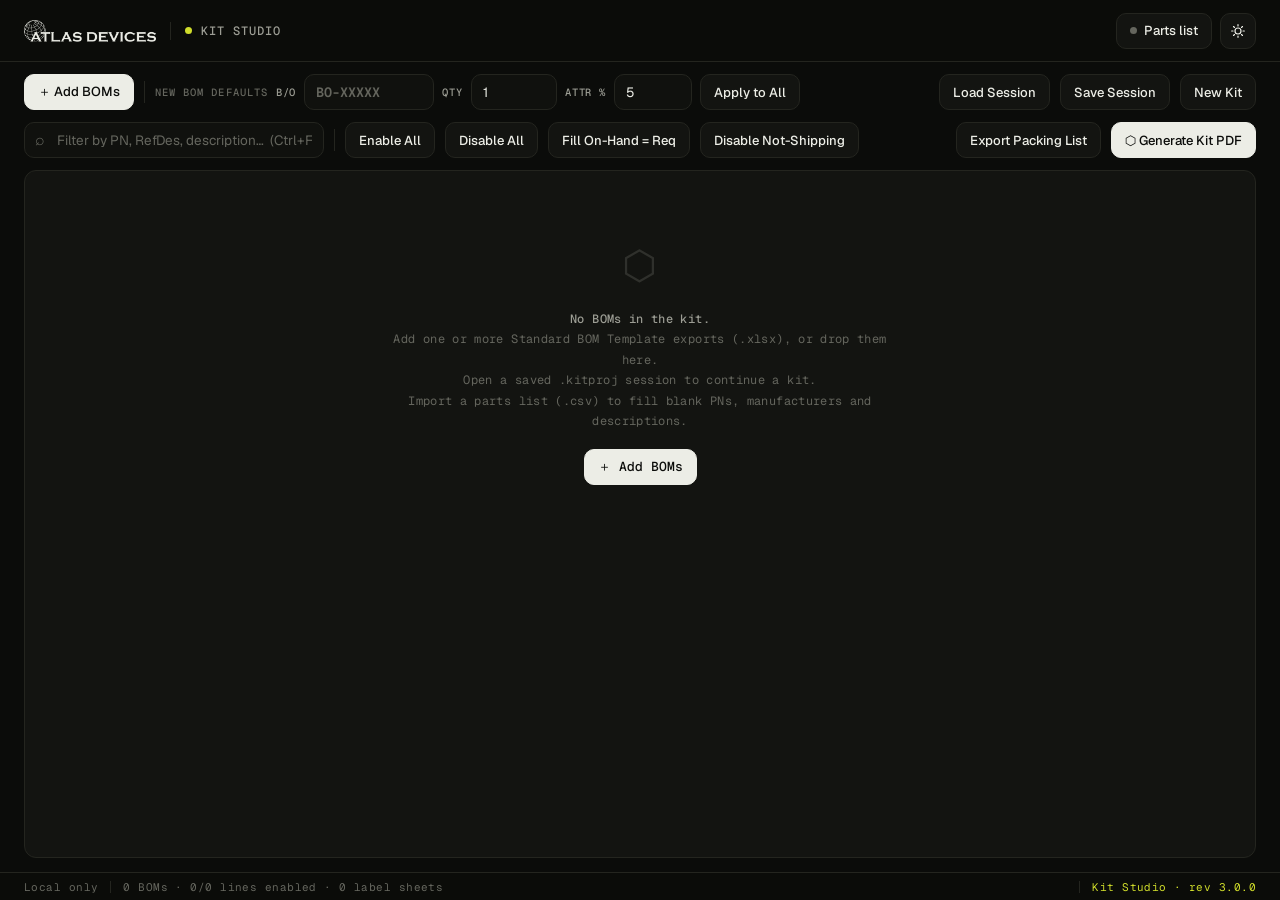
<file: tools/kit-studio/index.html>
<!DOCTYPE html>
<!--
  Kit Studio — Atlas Devices tools
  Scope: component kitting for consigned PCB builds. Load one or more BOMs
  (Standard BOM Template .xlsx exports), set a build order, build quantity and
  attrition per BOM, enter on-hand quantities, and switch lines or whole
  assemblies on and off. Required = ceil(qty/board × build qty × (1 + attrition)).
  Shortages show at once. Output: kit PDF (cover sheet + Avery 5163 labels) and a
  packing list PDF. An imported parts list (CSV) fills blank Atlas PN,
  manufacturer and description fields by manufacturer part number.
  Web port of the desktop Kit Studio 2.5 (rev 5); .kitproj session files load in both.

  All data stays on the operator's machine: the working kit and the parts list
  are kept in this browser (IndexedDB); sessions save to .kitproj files you keep.
  No BOM, parts list, session or PDF is ever committed — .gitignore blocks
  *.csv, *.pdf, *.xlsx and *.kitproj.

  The CSP below blocks all network requests from scripts; the page loads
  nothing from other hosts (fonts in fonts/, SIL OFL 1.1; jsPDF in vendor/, MIT).
  Bump REV in js/app.js on each change.
-->
<html lang="en" data-theme="dark">
<head>
<meta charset="UTF-8">
<meta name="viewport" content="width=device-width, initial-scale=1.0">
<meta http-equiv="Content-Security-Policy" content="default-src 'self'; connect-src 'none'; script-src 'self'; style-src 'self' 'unsafe-inline'; font-src 'self'; img-src 'self' blob: data:; worker-src 'none'; frame-src 'none'; form-action 'none'; base-uri 'none'">
<meta name="referrer" content="no-referrer">
<title>Kit Studio</title>
<meta name="theme-color" content="#0B0C0A">
<link rel="icon" type="image/png" href="../../assets/brand/favicon-64.png">
<style>
  @font-face { font-family: "Geist"; src: url("fonts/Geist-Variable.woff2") format("woff2"); font-weight: 100 900; font-display: swap; }
  @font-face { font-family: "Geist Mono"; src: url("fonts/GeistMono-Variable.woff2") format("woff2"); font-weight: 100 900; font-display: swap; }
  /* ===== Atlas Devices brand tokens — mirrored from atlasclark.github.io ===== */
  :root {
    --font: "Geist", ui-sans-serif, system-ui, -apple-system, "Segoe UI", sans-serif;
    --mono: "Geist Mono", ui-monospace, "SFMono-Regular", Consolas, monospace;
    --radius-sm: 10px;
    --lime: #D0DD2B;
    --on-lime: #10110E;
    --wordmark-src: url("../../assets/brand/wordmark.png");
  }
  [data-theme="light"] {
    --bg: #F3F3EE; --bg2: #ECECE5; --surface: #FBFBF8; --surface2: #F3F3EE;
    --border: #DCDCD3; --text: #10110E; --ink-2: #3A3B35; --text-dim: #5E5F57; --text-faint: #9A9B91;
    --input-bg: #FBFBF8; --hover: #EEEEE7; --row-alt: rgba(16,17,14,.025); --sel: rgba(140,152,0,.14);
    --accent-text: #5F6A00;
    --shadow-lg: 0 24px 60px rgba(16,17,14,.16);
    --green: #3E8A4E; --yellow: #A87A06; --red: #B8402F; --red-bg: rgba(184,64,47,.12); --purple: #6E4FAE;
    color-scheme: light;
  }
  [data-theme="dark"] {
    --bg: #0B0C0A; --bg2: #10110E; --surface: #131411; --surface2: #1A1B17;
    --border: #24251F; --text: #ECEDE6; --ink-2: #B9BAB1; --text-dim: #9C9D94; --text-faint: #65665E;
    --input-bg: #10110E; --hover: #1B1C18; --row-alt: rgba(236,237,230,.022); --sel: rgba(208,221,43,.10);
    --accent-text: #D0DD2B;
    --shadow-lg: 0 24px 70px rgba(0,0,0,.55);
    --green: #86C98F; --yellow: #E2C14E; --red: #EE7B68; --red-bg: rgba(238,123,104,.14); --purple: #B49CEB;
    color-scheme: dark;
  }
  * { box-sizing: border-box; margin: 0; padding: 0; }
  html, body { height: 100%; }
  body {
    font-family: var(--font); font-size: 14px; -webkit-font-smoothing: antialiased;
    background: var(--bg); color: var(--text);
    display: flex; flex-direction: column; overflow: hidden;
  }
  ::-webkit-scrollbar { width: 10px; height: 10px; }
  ::-webkit-scrollbar-track { background: transparent; }
  ::-webkit-scrollbar-thumb { background: var(--border); border-radius: 6px; }
  ::-webkit-scrollbar-thumb:hover { background: var(--text-faint); }
  ::selection { background: var(--lime); color: var(--on-lime); }
  :focus-visible { outline: 2px solid var(--accent-text); outline-offset: 2px; }

  /* ===== Top bar ===== */
  .topbar {
    position: relative; z-index: 20; display: flex; align-items: center; gap: 20px;
    padding: 0 24px; min-height: 62px; flex-wrap: wrap;
    background: color-mix(in srgb, var(--bg) 86%, transparent);
    border-bottom: 1px solid var(--border);
  }
  a.brand { color: inherit; text-decoration: none; }
  .brand { display: flex; align-items: center; gap: 14px; font-weight: 500; font-size: 17px; }
  .brand .wordmark {
    display: none; width: 132px; aspect-ratio: 900 / 152; background: var(--text);
    -webkit-mask: var(--wordmark-src) center / contain no-repeat; mask: var(--wordmark-src) center / contain no-repeat;
  }
  .has-wm .brand .wordmark { display: block; }
  .has-wm .brand .wm-text { display: none; }
  .wm-text { font: 600 15px var(--font); letter-spacing: .06em; }
  .wm-text b { font-weight: 400; margin-left: 5px; color: var(--text-dim); }
  .brand .div { width: 1px; height: 18px; background: var(--border); }
  .brand-lbl {
    display: flex; align-items: center; gap: 9px;
    font: 500 12px var(--mono); letter-spacing: .08em; text-transform: uppercase; color: var(--text-dim);
  }
  .pulse { width: 7px; height: 7px; border-radius: 50%; background: var(--lime); animation: brandPulse 2.4s ease-out infinite; flex-shrink: 0; }
  @keyframes brandPulse {
    0% { box-shadow: 0 0 0 0 color-mix(in srgb, var(--lime) 70%, transparent); }
    70%, 100% { box-shadow: 0 0 0 9px transparent; }
  }
  .topbar .actions { display: flex; gap: 8px; margin-left: auto; align-items: center; }
  .dot { width: 7px; height: 7px; border-radius: 50%; background: var(--text-faint); flex-shrink: 0; }
  .dot.on { background: var(--green); }

  /* ===== Buttons / inputs ===== */
  .btn {
    border: 1px solid var(--border); background: var(--surface); color: var(--text);
    font-family: inherit; font-size: 13px; font-weight: 500; height: 36px; padding: 0 13px;
    border-radius: var(--radius-sm); cursor: pointer; display: inline-flex; align-items: center; gap: 7px;
    white-space: nowrap; transition: transform .15s, border-color .15s, background-color .15s, color .15s;
  }
  .btn:hover { border-color: var(--ink-2); transform: translateY(-1px); }
  .btn:disabled { opacity: .45; cursor: default; transform: none; border-color: var(--border); }
  .btn-icon { width: 36px; padding: 0; justify-content: center; }
  .btn-primary, .btn-primary:hover { background: var(--text); color: var(--bg); border: 1px solid var(--text); }
  .btn-primary:hover { background: var(--lime); border-color: var(--lime); color: var(--on-lime); }
  .btn-danger:hover { border-color: var(--red); color: var(--red); background: transparent; }
  .icon-btn {
    border: none; background: transparent; color: var(--text-dim); cursor: pointer;
    font-size: 13px; padding: 3px 6px; border-radius: 6px; font-family: inherit;
  }
  .icon-btn:hover { background: var(--hover); color: var(--text); }
  input, select {
    font-family: var(--font); font-size: 13.5px; color: var(--text);
    background: var(--input-bg); border: 1px solid var(--border); border-radius: var(--radius-sm);
    padding: 7px 11px; outline: none; transition: border .15s; height: 36px;
  }
  input:focus, select:focus { border-color: var(--ink-2); }
  input::placeholder { color: var(--text-faint); }
  input[type="checkbox"] { accent-color: var(--text); height: auto; width: 15px; height: 15px; cursor: pointer; }
  .search-wrap { position: relative; }
  .search-wrap input { padding-left: 32px; width: 300px; }
  .search-wrap::before {
    content: "⌕"; position: absolute; left: 11px; top: 50%; transform: translateY(-54%);
    color: var(--text-faint); font-size: 16px; pointer-events: none;
  }

  /* ===== Toolbars ===== */
  main { position: relative; z-index: 1; flex: 1; min-height: 0; display: flex; flex-direction: column; }
  .toolbar { display: flex; align-items: center; gap: 10px; padding: 12px 24px 0; flex-wrap: wrap; }
  .toolbar .spacer { flex: 1; }
  .toolbar .vsep { width: 1px; height: 22px; background: var(--border); }
  .grp { display: flex; align-items: center; gap: 8px; flex-wrap: wrap; min-width: 0; }
  .grp-lbl { font: 500 10.5px var(--mono); letter-spacing: .1em; text-transform: uppercase; color: var(--text-faint); }
  .mini-lbl { font: 500 10.5px var(--mono); letter-spacing: .08em; text-transform: uppercase; color: var(--text-dim); }
  #defBo { width: 130px; font-family: var(--mono); font-weight: 600; color: var(--accent-text); }
  #defQty { width: 86px; } #defAttr { width: 78px; }

  /* ===== Kit table ===== */
  .grid-wrap { flex: 1; min-height: 0; overflow: auto; margin: 12px 24px 14px; border: 1px solid var(--border); border-radius: 12px; background: var(--surface); }
  .grid-wrap:focus-visible { outline: none; border-color: var(--ink-2); }
  table.kit { border-collapse: separate; border-spacing: 0; width: 100%; min-width: 1400px; font-size: 12.5px; table-layout: fixed; }
  .kit th {
    position: sticky; top: 0; z-index: 2; background: var(--surface2); text-align: left; white-space: nowrap;
    font: 500 10.5px var(--mono); letter-spacing: .08em; text-transform: uppercase; color: var(--text-dim);
    padding: 9px 8px; border-bottom: 1px solid var(--border);
  }
  .kit td { padding: 5px 8px; border-bottom: 1px solid color-mix(in srgb, var(--border) 60%, transparent); white-space: nowrap; overflow: hidden; text-overflow: ellipsis; max-width: 0; }
  .kit .c-chk { width: 34px; text-align: center; }
  .kit .c-item { width: 50px; text-align: center; }
  .kit .c-atlas { width: 118px; } .kit .c-mpn { width: 180px; } .kit .c-mfr { width: 140px; }
  .kit .c-ref { width: 150px; } .kit .c-sub { width: 150px; }
  .kit .c-qty, .kit .c-req, .kit .c-oh, .kit .c-short { width: 76px; text-align: center; }
  .kit td.c-atlas, .kit td.c-mpn, .kit td.c-ref, .kit td.c-qty, .kit td.c-req, .kit td.c-oh, .kit td.c-short, .kit td.c-item { font-family: var(--mono); font-size: 12px; }
  .kit td.ed { cursor: text; }
  .kit tr.line:nth-child(even of .line) td { background: var(--row-alt); }
  .kit tr.line:hover td { background: var(--hover); }
  .kit tr.sel td, .kit tr.sel:hover td { background: var(--sel); }
  .kit tr.off td { color: var(--text-faint); text-decoration: line-through; text-decoration-color: color-mix(in srgb, var(--text-faint) 70%, transparent); }
  .kit tr.off td.c-chk { text-decoration: none; }
  .kit tr.pcb td { color: var(--purple); font-style: italic; }
  .kit tr.pcb.off td { color: color-mix(in srgb, var(--purple) 45%, var(--text-faint)); }
  .kit td.req-auto { color: var(--accent-text); font-weight: 600; }
  .kit td.req-ov { color: var(--yellow); font-weight: 600; }
  .kit td.oh-ok { color: var(--green); }
  .kit td.oh-short { color: var(--yellow); }
  .kit td.short { color: var(--red); background: var(--red-bg) !important; font-weight: 700; }
  .kit tr.hide { display: none; }
  .kit td input.cell-ed {
    width: 100%; height: 24px; padding: 2px 6px; border-radius: 5px; font: inherit; font-style: normal;
    border-color: var(--accent-text); color: var(--text); text-decoration: none;
  }

  /* BOM group row */
  .kit tr.bom td { background: var(--surface2); border-top: 1px solid var(--border); border-bottom: 1px solid var(--border); padding: 0 8px; height: 40px; cursor: default; }
  .kit tr.bom.sel td { background: color-mix(in srgb, var(--lime) 10%, var(--surface2)); }
  .bom-head { display: flex; align-items: center; gap: 12px; min-width: 0; }
  .bom-head .caret { all: unset; cursor: pointer; color: var(--text-faint); font-size: 11px; width: 16px; text-align: center; transition: transform .15s; }
  .bom-head .caret:focus-visible { outline: 2px solid var(--accent-text); border-radius: 4px; }
  tr.bom:not(.shut) .caret { transform: rotate(90deg); }
  .bom-name { font: 600 13px var(--mono); color: var(--accent-text); white-space: nowrap; }
  .chipx { font: 500 11px var(--mono); letter-spacing: .03em; padding: 3px 9px; border: 1px solid var(--border); border-radius: 999px; color: var(--ink-2); white-space: nowrap; cursor: pointer; background: transparent; }
  .chipx:hover { border-color: var(--ink-2); color: var(--text); }
  .chipx.warn { color: var(--yellow); border-color: color-mix(in srgb, var(--yellow) 50%, var(--border)); }
  .chipx.bad { color: var(--red); border-color: color-mix(in srgb, var(--red) 50%, var(--border)); cursor: default; }
  .bom-desc { color: var(--text-dim); font-size: 12.5px; overflow: hidden; text-overflow: ellipsis; white-space: nowrap; min-width: 0; flex: 1; }
  .bom-count { font: 400 11px var(--mono); color: var(--text-faint); white-space: nowrap; }

  .empty-state {
    margin: auto; text-align: center; padding: 60px 20px; max-width: 560px;
    font-family: var(--mono); font-size: 12px; letter-spacing: .03em; color: var(--text-faint); line-height: 1.7;
  }
  .empty-state .big { font-size: 40px; margin-bottom: 10px; opacity: .35; }
  .empty-state b { color: var(--text-dim); font-weight: 500; }
  .empty-state .btn { margin-top: 18px; }

  /* drop target */
  body.drag::after {
    content: "Drop BOM .xlsx, a parts list .csv, or a .kitproj session"; position: fixed; inset: 12px; z-index: 300;
    display: grid; place-items: center; border: 2px dashed var(--accent-text); border-radius: 16px;
    background: color-mix(in srgb, var(--bg) 82%, transparent); font: 500 14px var(--mono); color: var(--accent-text);
  }

  /* ===== Modal ===== */
  .overlay {
    position: fixed; inset: 0; background: color-mix(in srgb, var(--bg) 70%, transparent);
    backdrop-filter: blur(4px); display: none; align-items: flex-start; justify-content: center;
    z-index: 100; padding: 7vh 16px;
  }
  .overlay.open { display: flex; }
  .modal {
    background: var(--surface); border: 1px solid var(--border); border-radius: 16px;
    width: 560px; max-width: 100%; max-height: 86vh; overflow-y: auto; box-shadow: var(--shadow-lg);
    animation: pop .18s ease;
  }
  .modal.wide { width: 760px; }
  @keyframes pop { from { transform: translateY(14px) scale(.98); opacity: 0; } }
  .modal-head { display: flex; align-items: center; padding: 16px 20px; border-bottom: 1px solid var(--border); }
  .modal-head h3 { font-size: 15.5px; font-weight: 500; letter-spacing: -.01em; flex: 1; }
  .modal-body { padding: 18px 20px; display: flex; flex-direction: column; gap: 13px; font-size: 13.5px; line-height: 1.5; }
  .modal-body p { color: var(--text-dim); }
  .modal-body ul { padding-left: 18px; color: var(--text-dim); font-family: var(--mono); font-size: 12px; }
  .modal-foot { display: flex; justify-content: flex-end; gap: 9px; padding: 14px 20px; border-top: 1px dashed var(--border); flex-wrap: wrap; }
  .modal-foot .spacer { flex: 1; }
  .field { display: flex; flex-direction: column; gap: 5px; }
  .field label { font: 500 10.5px var(--mono); text-transform: uppercase; letter-spacing: .08em; color: var(--text-faint); }
  .field input, .field select { width: 100%; }
  .field-row { display: grid; grid-template-columns: 1fr 1fr; gap: 12px; }
  .note { font-size: 12px; color: var(--text-faint); }
  .kv { display: grid; grid-template-columns: auto 1fr; gap: 4px 14px; font: 400 12px var(--mono); color: var(--text-dim); }
  .kv b { color: var(--text); font-weight: 500; }
  .preview { width: 100%; border-collapse: collapse; font: 400 11.5px var(--mono); }
  .preview th { text-align: left; font-weight: 500; color: var(--text-faint); text-transform: uppercase; letter-spacing: .06em; font-size: 10px; padding: 4px 6px; border-bottom: 1px solid var(--border); }
  .preview td { padding: 4px 6px; border-bottom: 1px dashed var(--border); max-width: 180px; overflow: hidden; text-overflow: ellipsis; white-space: nowrap; }
  .hit { font: 400 12px var(--mono); color: var(--text-dim); min-height: 18px; }
  .hit.ok { color: var(--green); } .hit.miss { color: var(--yellow); }

  /* ===== Toast ===== */
  #toasts { position: fixed; bottom: 44px; right: 20px; display: flex; flex-direction: column; gap: 8px; z-index: 200; }
  .toast {
    background: var(--surface); border: 1px solid var(--border); border-left: 3px solid var(--lime);
    padding: 11px 16px; border-radius: 10px; font-size: 13px; font-weight: 500; box-shadow: var(--shadow-lg);
    animation: slidein .25s ease; max-width: 420px;
  }
  .toast.warn { border-left-color: var(--yellow); }
  .toast.err { border-left-color: var(--red); }
  @keyframes slidein { from { transform: translateX(30px); opacity: 0; } }

  /* ===== Status bar ===== */
  .statusbar {
    position: relative; z-index: 20; display: flex; align-items: center; gap: 12px;
    min-height: 28px; padding: 0 24px; border-top: 1px solid var(--border);
    background: color-mix(in srgb, var(--bg) 86%, transparent);
    font: 400 11px var(--mono); letter-spacing: .04em; color: var(--text-faint);
    white-space: nowrap; overflow: hidden;
  }
  .statusbar > span { flex-shrink: 0; }
  .statusbar #stats, .statusbar #saveStat { flex-shrink: 1; min-width: 0; overflow: hidden; text-overflow: ellipsis; }
  .statusbar .grow { flex: 1; }
  .statusbar .sep { width: 1px; height: 12px; background: var(--border); }
  .statusbar .alert { color: var(--red); font-weight: 600; }
  .statusbar .rev { color: var(--accent-text); }

  @media (max-width: 640px) {
    .topbar, .toolbar { padding-left: 16px; padding-right: 16px; }
    .grid-wrap { margin-left: 16px; margin-right: 16px; }
    .search-wrap input { width: 200px; }
    .statusbar { padding: 0 16px; }
    .statusbar .hide-sm { display: none; }
    .field-row { grid-template-columns: 1fr; }
  }
</style>
</head>
<body>
  <header class="topbar">
    <a class="brand" href="../../" title="Atlas Devices Tools, home">
      <span class="wordmark" role="img" aria-label="Atlas Devices"></span>
      <span class="wm-text">ATLAS<b>DEVICES</b></span>
      <span class="div"></span>
      <div class="brand-lbl"><span class="pulse"></span>Kit Studio</div>
    </a>
    <div class="actions">
      <button class="btn" id="partsBtn" title="Parts list (CSV) — fills blank Atlas PN, manufacturer and description"><span class="dot" id="partsDot"></span><span id="partsLbl">Parts list</span></button>
      <button class="btn btn-icon" id="themeBtn" title="Toggle light / dark theme" aria-label="Toggle color theme">
        <svg viewBox="0 0 24 24" width="16" height="16" fill="none" stroke="currentColor" stroke-width="1.8" stroke-linecap="round"><circle cx="12" cy="12" r="4.5"/><path d="M12 2.5v2M12 19.5v2M2.5 12h2M19.5 12h2M5.3 5.3l1.4 1.4M17.3 17.3l1.4 1.4M5.3 18.7l1.4-1.4M17.3 6.7l1.4-1.4"/></svg>
      </button>
    </div>
  </header>

  <main>
    <div class="toolbar">
      <button class="btn btn-primary" id="addBtn" title="Add BOM file(s) (Ctrl+O)">＋ Add BOMs</button>
      <span class="vsep"></span>
      <div class="grp" title="Applied to each BOM you add. Each BOM keeps its own values.">
        <span class="grp-lbl">New BOM defaults</span>
        <span class="mini-lbl">B/O</span><input id="defBo" placeholder="BO-XXXXX" autocomplete="off" spellcheck="false">
        <span class="mini-lbl">Qty</span><input id="defQty" type="number" min="1" max="100000" step="1" value="1">
        <span class="mini-lbl">Attr %</span><input id="defAttr" type="number" min="0" max="100" step="0.5" value="5">
        <button class="btn" id="applyAllBtn" title="Set these values on every loaded BOM">Apply to All</button>
      </div>
      <div class="spacer"></div>
      <button class="btn" id="loadBtn" title="Open a .kitproj session file">Load Session</button>
      <button class="btn" id="saveBtn" title="Save the kit as a .kitproj session file (Ctrl+S)">Save Session</button>
      <button class="btn btn-danger" id="newBtn" title="Clear the kit and start again">New Kit</button>
    </div>
    <div class="toolbar">
      <div class="search-wrap"><input type="text" id="filter" placeholder="Filter by PN, RefDes, description…  (Ctrl+F)" autocomplete="off" spellcheck="false"></div>
      <span class="vsep"></span>
      <button class="btn" id="enAllBtn">Enable All</button>
      <button class="btn" id="disAllBtn">Disable All</button>
      <button class="btn" id="fillBtn" title="Set On Hand = Required on every enabled line">Fill On-Hand = Req</button>
      <button class="btn" id="unshipBtn" title="Disable enabled lines with blank or zero On Hand">Disable Not-Shipping</button>
      <div class="spacer"></div>
      <button class="btn" id="packBtn">Export Packing List</button>
      <button class="btn btn-primary" id="pdfBtn" title="Cover sheet + Avery 5163 labels (Ctrl+G)">⬡ Generate Kit PDF</button>
    </div>
    <div class="grid-wrap" id="gridWrap" tabindex="0" aria-label="Kit lines"></div>
  </main>

  <div class="overlay" id="overlay">
    <div class="modal" id="modal" role="dialog" aria-modal="true" aria-labelledby="modalTitle">
      <div class="modal-head"><h3 id="modalTitle"></h3><button class="icon-btn" id="modalX" style="font-size:17px" aria-label="Close">✕</button></div>
      <div class="modal-body" id="modalBody"></div>
      <div class="modal-foot" id="modalFoot"></div>
    </div>
  </div>

  <footer class="statusbar">
    <span title="This page has no network access. Files are read in memory; the kit and parts list stay in this browser.">Local only</span>
    <span class="sep hide-sm"></span>
    <span id="stats"></span>
    <span class="alert" id="shortStat"></span>
    <span class="grow"></span>
    <span class="hide-sm" id="saveStat"></span>
    <span class="sep hide-sm"></span>
    <span class="rev" id="rev"></span>
  </footer>

  <input type="file" id="bomFile" accept=".xlsx,.xlsm,.xltx" multiple hidden>
  <input type="file" id="sessFile" accept=".kitproj,.json" hidden>
  <input type="file" id="csvFile" accept=".csv,.tsv,.txt" hidden>
  <div id="toasts"></div>

  <script src="vendor/jspdf.umd.min.js"></script>
  <script src="js/xlsx.js"></script>
  <script src="js/model.js"></script>
  <script src="js/pdf.js"></script>
  <script src="js/app.js"></script>
</body>
</html>
</file>
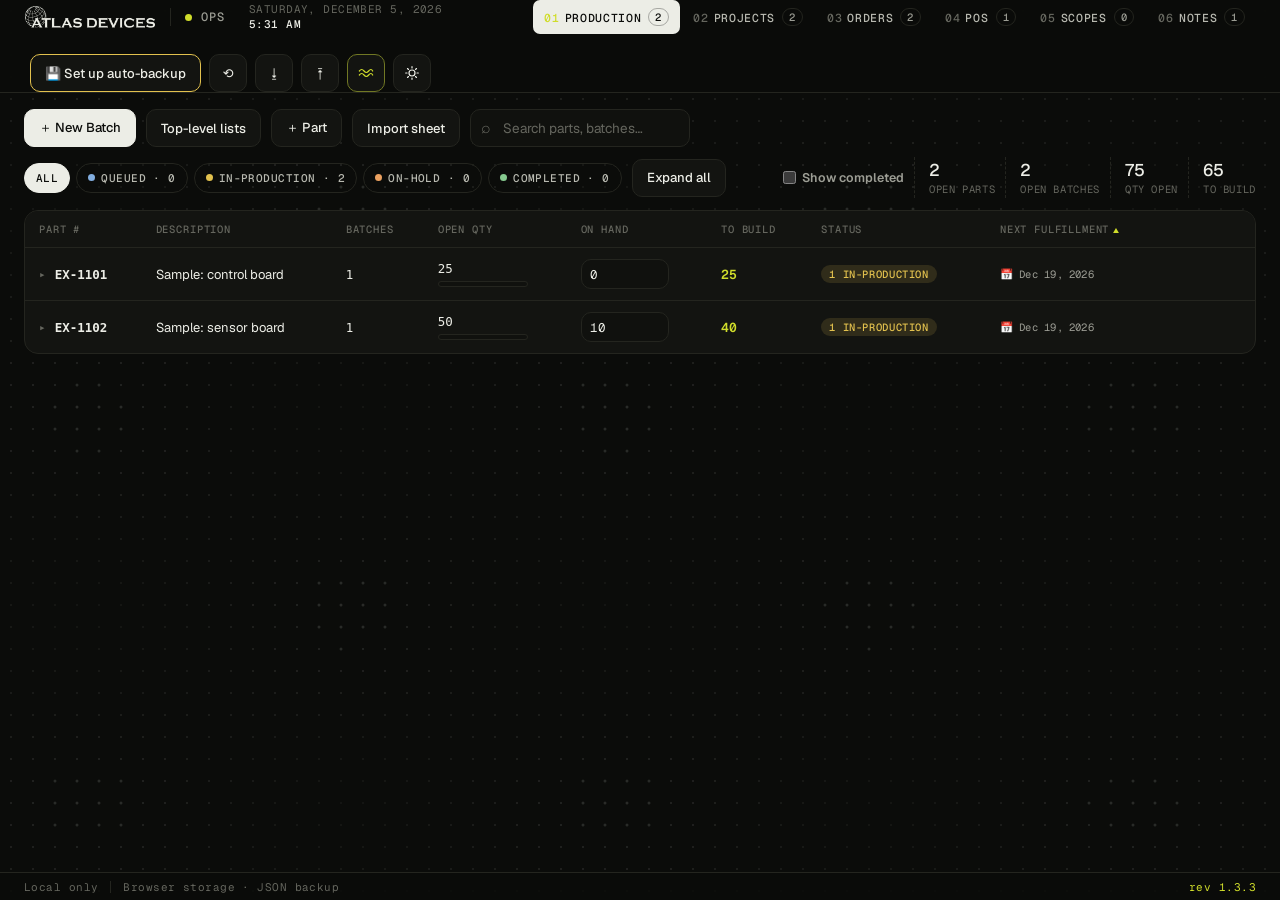
<file: tools/ops-dashboard/index.html>
<!DOCTYPE html>
<!--
  Ops Dashboard — Atlas Devices tools
  Scope: personal operations tracker. Production (part numbers with their
  batches), projects (kanban), fab/assembly orders, purchase orders, scopes
  of work, daily notes and to-dos. All data stays in
  this browser (localStorage + IndexedDB snapshots) and, when linked, in a JSON
  backup file on the operator's disk (File System Access API, Chrome/Edge).
  Batch import reads an .xlsx / .csv in the browser (js/xlsx.js); nothing is uploaded.
  The CSP below blocks all network requests from scripts; the page loads
  nothing from other hosts (fonts are in fonts/, SIL OFL 1.1).
  Bump REV on each change.
-->
<html lang="en" data-theme="dark">
<head>
<meta charset="UTF-8">
<meta name="viewport" content="width=device-width, initial-scale=1.0">
<meta http-equiv="Content-Security-Policy" content="default-src 'self'; connect-src 'none'; script-src 'self' 'unsafe-inline'; style-src 'self' 'unsafe-inline'; font-src 'self'; img-src 'self' blob: data:; worker-src 'none'; frame-src 'none'; form-action 'none'; base-uri 'none'">
<meta name="referrer" content="no-referrer">
<title>Ops Dashboard</title>
<meta name="theme-color" content="#0B0C0A">
<link rel="icon" type="image/png" href="../../assets/brand/favicon-64.png">
<style>
  @font-face { font-family: "Geist"; src: url("fonts/Geist-Variable.woff2") format("woff2"); font-weight: 100 900; font-display: swap; }
  @font-face { font-family: "Geist Mono"; src: url("fonts/GeistMono-Variable.woff2") format("woff2"); font-weight: 100 900; font-display: swap; }
  /* ===== Atlas Devices brand tokens — mirrored from atlasclark.github.io ===== */
  :root {
    --font: "Geist", ui-sans-serif, system-ui, -apple-system, "Segoe UI", sans-serif;
    --mono: "Geist Mono", ui-monospace, "SFMono-Regular", Consolas, monospace;
    --radius: 14px;
    --radius-sm: 10px;
    --lime: #D0DD2B;          /* brand lime */
    --on-lime: #10110E;
    --wordmark-src: url("../../assets/brand/wordmark.png");
  }
  [data-theme="light"] {
    --bg: #F3F3EE; --bg2: #ECECE5; --surface: #FBFBF8; --surface2: #F3F3EE;
    --border: #DCDCD3; --text: #10110E; --ink-2: #3A3B35; --text-dim: #5E5F57; --text-faint: #9A9B91;
    --input-bg: #FBFBF8; --hover: #EEEEE7; --col-bg: rgba(16,17,14,.022);
    --accent-text: #5F6A00;   /* lime is too light for text on cream */
    --accent: var(--accent-text);
    --grad: var(--lime);
    --shadow: none; --shadow-lg: 0 24px 60px rgba(16,17,14,.16);
    --dot: 16, 17, 14; --dot-hot: 140, 152, 0;
    --green: #3E8A4E; --yellow: #A87A06; --red: #B8402F; --orange: #B8611B;
    --blue: #2F6AA8; --purple: #6E4FAE; --pink: #A8466F; --teal: #1D7F78;
    color-scheme: light;
  }
  [data-theme="dark"] {
    --bg: #0B0C0A; --bg2: #10110E; --surface: #131411; --surface2: #1A1B17;
    --border: #24251F; --text: #ECEDE6; --ink-2: #B9BAB1; --text-dim: #9C9D94; --text-faint: #65665E;
    --input-bg: #10110E; --hover: #1B1C18; --col-bg: rgba(236,237,230,.018);
    --accent-text: #D0DD2B;
    --accent: var(--accent-text);
    --grad: var(--lime);
    --shadow: none; --shadow-lg: 0 24px 70px rgba(0,0,0,.55);
    --dot: 236, 237, 230; --dot-hot: 208, 221, 43;
    --green: #86C98F; --yellow: #E2C14E; --red: #EE7B68; --orange: #EBA160;
    --blue: #82AEE0; --purple: #B49CEB; --pink: #E39BBB; --teal: #6FC9BE;
    color-scheme: dark;
  }
  * { box-sizing: border-box; margin: 0; padding: 0; }
  html, body { height: 100%; }
  body {
    font-family: var(--font); background: var(--bg); color: var(--text);
    display: flex; flex-direction: column; overflow: hidden;
  }
  ::-webkit-scrollbar { width: 10px; height: 10px; }
  ::-webkit-scrollbar-track { background: transparent; }
  ::-webkit-scrollbar-thumb { background: var(--border); border-radius: 6px; }
  ::-webkit-scrollbar-thumb:hover { background: var(--text-faint); }

  /* ===== Top bar ===== */
  .topbar {
    display: flex; align-items: center; gap: 18px; padding: 10px 20px;
    background: var(--surface); border-bottom: 1px solid var(--border);
    flex-wrap: wrap; z-index: 20;
  }
  .brand { display: flex; align-items: center; gap: 10px; font-weight: 700; font-size: 17px; letter-spacing: .3px; }
  .brand .logo {
    width: 32px; height: 32px; border-radius: 9px; background: var(--grad);
    display: grid; place-items: center; color: #fff; font-size: 16px; font-weight: 800;
    box-shadow: 0 3px 12px rgba(99,102,241,.4);
  }
  .brand small { display: block; font-weight: 500; font-size: 10.5px; color: var(--text-dim); letter-spacing: 1.2px; text-transform: uppercase; }
  .clock { margin-left: 4px; font-size: 12.5px; color: var(--text-dim); line-height: 1.35; }
  .tabs { display: flex; gap: 4px; margin-left: auto; background: var(--bg2); padding: 4px; border-radius: 12px; }
  .tab-btn {
    border: none; background: transparent; color: var(--text-dim); font-family: inherit;
    font-size: 13.5px; font-weight: 600; padding: 8px 16px; border-radius: 9px; cursor: pointer;
    display: flex; align-items: center; gap: 8px; transition: all .15s;
  }
  .tab-btn:hover { color: var(--text); background: var(--hover); }
  .tab-btn.active { background: var(--grad); color: #fff; box-shadow: 0 2px 10px rgba(99,102,241,.35); }
  .tab-btn .count {
    background: rgba(255,255,255,.18); font-size: 11px; padding: 1px 7px; border-radius: 20px; font-weight: 700;
  }
  .tab-btn:not(.active) .count { background: var(--surface2); color: var(--text-dim); border: 1px solid var(--border); }
  .topbar .actions { display: flex; gap: 8px; margin-left: 6px; }

  /* ===== Buttons / inputs ===== */
  .btn {
    border: 1px solid var(--border); background: var(--surface2); color: var(--text);
    font-family: inherit; font-size: 13px; font-weight: 600; padding: 8px 14px;
    border-radius: var(--radius-sm); cursor: pointer; display: inline-flex; align-items: center; gap: 7px;
    transition: all .15s; white-space: nowrap;
  }
  .btn:hover { background: var(--hover); border-color: var(--text-faint); }
  .btn-primary { background: var(--grad); border: none; color: #fff; box-shadow: 0 2px 10px rgba(99,102,241,.35); }
  .btn-primary:hover { filter: brightness(1.12); background: var(--grad); }
  .btn-icon { padding: 8px 10px; }
  .btn-danger:hover { border-color: var(--red); color: var(--red); background: rgba(248,113,113,.08); }
  input, select, textarea {
    font-family: inherit; font-size: 13.5px; color: var(--text);
    background: var(--input-bg); border: 1px solid var(--border); border-radius: var(--radius-sm);
    padding: 8px 12px; outline: none; transition: border .15s, box-shadow .15s;
  }
  input:focus, select:focus, textarea:focus { border-color: var(--accent); box-shadow: 0 0 0 3px rgba(99,102,241,.18); }
  textarea { resize: vertical; min-height: 80px; line-height: 1.5; }
  input[type="date"] { color-scheme: dark; }
  [data-theme="light"] input[type="date"] { color-scheme: light; }
  .search-wrap { position: relative; }
  .search-wrap input { padding-left: 32px; width: 220px; }
  .search-wrap::before {
    content: "⌕"; position: absolute; left: 11px; top: 50%; transform: translateY(-54%);
    color: var(--text-faint); font-size: 16px; pointer-events: none;
  }

  /* ===== Layout ===== */
  main { flex: 1; overflow: hidden; display: flex; flex-direction: column; }
  .tab-panel { display: none; flex: 1; overflow: hidden; flex-direction: column; }
  .tab-panel.active { display: flex; }
  .toolbar {
    display: flex; align-items: center; gap: 10px; padding: 14px 20px 10px; flex-wrap: wrap;
  }
  .toolbar .spacer { flex: 1; }
  .toolbar label.inline { font-size: 12.5px; color: var(--text-dim); font-weight: 600; display: flex; align-items: center; gap: 6px; cursor: pointer; }
  .chipbar { display: flex; gap: 6px; flex-wrap: wrap; align-items: center; }
  .chip {
    border: 1px solid var(--border); background: var(--surface2); color: var(--text-dim);
    font-size: 12px; font-weight: 600; padding: 5px 12px; border-radius: 20px; cursor: pointer;
    font-family: inherit; transition: all .15s; display: inline-flex; align-items: center; gap: 6px;
  }
  .chip:hover { color: var(--text); border-color: var(--text-faint); }
  .chip.active { background: var(--accent); border-color: var(--accent); color: #fff; }
  .chip .dot { width: 7px; height: 7px; border-radius: 50%; }

  /* ===== Kanban ===== */
  .kanban {
    display: grid; grid-template-columns: repeat(4, minmax(240px, 1fr)); gap: 14px;
    padding: 6px 20px 20px; flex: 1; overflow: auto; align-items: start;
  }
  .kcol { background: var(--col-bg); border: 1px solid var(--border); border-radius: var(--radius); display: flex; flex-direction: column; max-height: 100%; min-height: 200px; }
  .kcol.drag-over { border-color: var(--accent); background: rgba(99,102,241,.07); }
  .kcol-head {
    display: flex; align-items: center; gap: 9px; padding: 12px 14px;
    font-weight: 700; font-size: 13px; letter-spacing: .4px; text-transform: uppercase;
    border-bottom: 1px solid var(--border); position: sticky; top: 0;
  }
  .kcol-head .dot { width: 9px; height: 9px; border-radius: 50%; box-shadow: 0 0 8px currentColor; }
  .kcol-head .count { margin-left: auto; background: var(--surface2); border: 1px solid var(--border); color: var(--text-dim); font-size: 11.5px; padding: 1px 8px; border-radius: 20px; }
  .kcol-body { padding: 10px; display: flex; flex-direction: column; gap: 9px; overflow-y: auto; flex: 1; }
  /* items in a scrolling flex column keep their full height; the column scrolls instead */
  .kcol-body > *, .todo-list > *, .ti-list > *, .run-preview > *, .sow-card > *, .note-card > * { flex-shrink: 0; }
  /* card grids: rows as tall as their cards; the grid scrolls instead of squeezing them */
  .sow-grid, .notes-grid { grid-auto-rows: max-content; }
  .kcol-body .empty-hint { color: var(--text-faint); font-size: 12px; text-align: center; padding: 18px 6px; border: 1.5px dashed var(--border); border-radius: var(--radius-sm); }
  .kcard {
    background: var(--surface); border: 1px solid var(--border); border-radius: var(--radius-sm);
    padding: 11px 12px; cursor: grab; box-shadow: var(--shadow); transition: transform .12s, border .15s;
    border-left: 3px solid var(--border);
  }
  .kcard:hover { border-color: var(--text-faint); transform: translateY(-1px); }
  .kcard.dragging { opacity: .45; cursor: grabbing; }
  .kcard .kcard-top { display: flex; align-items: flex-start; gap: 8px; }
  .kcard h4 { font-size: 13.5px; font-weight: 650; line-height: 1.35; flex: 1; }
  .kcard .kcard-menu { display: flex; gap: 2px; opacity: 0; transition: opacity .15s; }
  .kcard:hover .kcard-menu { opacity: 1; }
  .icon-btn {
    border: none; background: transparent; color: var(--text-dim); cursor: pointer;
    font-size: 13px; padding: 2px 5px; border-radius: 5px; font-family: inherit;
  }
  .icon-btn:hover { background: var(--hover); color: var(--text); }
  .kcard p.desc { font-size: 12px; color: var(--text-dim); margin-top: 5px; line-height: 1.45; display: -webkit-box; -webkit-line-clamp: 3; -webkit-box-orient: vertical; overflow: hidden; }
  .kcard .meta { display: flex; align-items: center; gap: 6px; margin-top: 9px; flex-wrap: wrap; }
  .badge { font-size: 10.5px; font-weight: 700; padding: 2.5px 8px; border-radius: 20px; letter-spacing: .3px; }
  .tagchip { font-size: 10.5px; font-weight: 600; padding: 2.5px 8px; border-radius: 20px; background: var(--surface2); border: 1px solid var(--border); color: var(--text-dim); }
  .due { font-size: 11px; color: var(--text-dim); margin-left: auto; display: flex; align-items: center; gap: 4px; }
  .due.overdue { color: var(--red); font-weight: 700; }
  .due.soon { color: var(--yellow); font-weight: 600; }

  /* ===== Tables ===== */
  .table-wrap { flex: 1; overflow: auto; padding: 0 20px 20px; }
  table.data { width: 100%; border-collapse: separate; border-spacing: 0; background: var(--surface); border: 1px solid var(--border); border-radius: var(--radius); overflow: hidden; }
  table.data thead th {
    text-align: left; font-size: 11.5px; text-transform: uppercase; letter-spacing: .7px;
    color: var(--text-dim); padding: 11px 14px; background: var(--surface2);
    border-bottom: 1px solid var(--border); cursor: pointer; user-select: none; white-space: nowrap;
    position: sticky; top: 0; z-index: 5;
  }
  table.data thead th:hover { color: var(--text); }
  table.data thead th .arrow { font-size: 10px; margin-left: 4px; color: var(--accent); }
  table.data tbody td { padding: 11px 14px; font-size: 13px; border-bottom: 1px solid var(--border); vertical-align: middle; }
  table.data tbody tr:last-child td { border-bottom: none; }
  table.data tbody tr { transition: background .12s; }
  table.data tbody tr:hover { background: var(--hover); }
  table.data .mono { font-family: 'Cascadia Code', Consolas, monospace; font-size: 12.5px; }
  table.data td .sub { display: block; font-size: 11.5px; color: var(--text-dim); margin-top: 2px; }
  .row-actions { display: flex; gap: 2px; justify-content: flex-end; opacity: 0; transition: opacity .15s; }
  tr:hover .row-actions { opacity: 1; }
  .empty-state { text-align: center; padding: 60px 20px; color: var(--text-dim); }
  .empty-state .big { font-size: 40px; margin-bottom: 10px; opacity: .5; }

  /* status pills */
  .pill { display: inline-flex; align-items: center; gap: 6px; font-size: 11.5px; font-weight: 700; padding: 4px 11px; border-radius: 20px; white-space: nowrap; }
  .pill .dot { width: 7px; height: 7px; border-radius: 50%; background: currentColor; }

  .hold-badge { color: var(--red); font-weight: 800; letter-spacing: .6px; }
  tr.on-hold td { background: color-mix(in srgb, var(--red) 6%, transparent); }
  tr.on-hold td:first-child { box-shadow: inset 3px 0 0 var(--red); }
  tr.on-hold .prog > div { background: var(--text-faint); }
  .log-btn.held { color: var(--red); border-color: color-mix(in srgb, var(--red) 50%, transparent); }
  .phase-lbl { font-size: 9.5px; font-weight: 700; text-transform: uppercase; letter-spacing: .9px; color: var(--text-faint); margin-bottom: 3px; }

  /* progress bar for orders */
  .prog { width: 90px; height: 6px; background: var(--bg2); border: 1px solid var(--border); border-radius: 6px; overflow: hidden; }
  .prog > div { height: 100%; background: var(--grad); border-radius: 6px; }

  /* order notes log */
  .log-btn {
    opacity: 1 !important; border: 1px solid var(--border); border-radius: 20px;
    padding: 3px 10px; font-size: 11.5px; font-weight: 600; color: var(--text-dim);
  }
  .log-btn:hover { color: var(--text); border-color: var(--text-faint); }
  .log-btn.has { color: var(--accent); border-color: var(--accent); }
  .log-btn.open { background: var(--accent); color: #fff; border-color: var(--accent); }
  tr.order-log-row td { background: var(--bg2); padding: 12px 16px 14px 42px; }
  tr.order-log-row:hover { background: transparent; }
  .log-add { display: flex; gap: 7px; margin-bottom: 9px; max-width: 580px; }
  .log-add input { flex: 1; min-width: 0; }
  .log-entry { display: flex; gap: 12px; align-items: baseline; padding: 5px 0; border-bottom: 1px dashed var(--border); font-size: 12.5px; max-width: 720px; }
  .log-entry:last-child { border-bottom: none; }
  .log-date { color: var(--text-dim); font-size: 11px; white-space: nowrap; min-width: 74px; }
  .log-text { flex: 1; white-space: pre-wrap; word-break: break-word; line-height: 1.45; }
  .log-entry .icon-btn { opacity: 0; }
  .log-entry:hover .icon-btn { opacity: 1; }
  .log-empty { color: var(--text-faint); font-size: 12px; padding: 2px 0; }

  /* confirm toggle */
  .conf-toggle {
    display: inline-flex; align-items: center; gap: 7px; cursor: pointer; border: 1px solid var(--border);
    padding: 4px 11px; border-radius: 20px; font-size: 11.5px; font-weight: 700; color: var(--text-dim);
    background: var(--surface2); transition: all .15s; font-family: inherit;
  }
  .conf-toggle:hover { border-color: var(--text-faint); }
  .conf-toggle.on { background: rgba(52,211,153,.13); border-color: rgba(52,211,153,.5); color: var(--green); }

  /* ===== Scopes of Work ===== */
  .sow-grid {
    flex: 1; overflow: auto; padding: 6px 20px 20px;
    display: grid; grid-template-columns: repeat(auto-fill, minmax(330px, 1fr)); gap: 14px; align-content: start;
  }
  .sow-card {
    background: var(--surface); border: 1px solid var(--border); border-radius: var(--radius);
    border-top: 3px solid var(--border); padding: 15px 16px 14px; box-shadow: var(--shadow);
    display: flex; flex-direction: column; gap: 9px; transition: transform .12s, border-color .15s;
    position: relative;
  }
  .sow-timer {   /* in the header row, after the Edit/Delete buttons */
    position: relative; flex-shrink: 0; margin: -4px 4px 0 0; text-align: right;
    font-family: 'Cascadia Code', Consolas, monospace; line-height: 1.15;
  }
  .sow-timer .lbl { display: block; font-size: 8.5px; letter-spacing: 1.2px; font-weight: 800; color: var(--text-faint); font-family: var(--font); }
  .sow-timer .t { font-size: 13px; font-weight: 700; font-variant-numeric: tabular-nums; }
  .sow-timer.live .t { color: var(--green); }
  .sow-timer.live .lbl { color: var(--green); }
  .sow-timer.live::after {
    content: ""; position: absolute; top: 4px; right: -7px; width: 5px; height: 5px;
    border-radius: 50%; background: var(--green); animation: pulseDot 1.6s ease-in-out infinite;
  }
  .sow-timer.done .t { color: var(--text-dim); }
  @keyframes pulseDot { 0%, 100% { opacity: 1; } 50% { opacity: .25; } }
  .sow-card:hover { transform: translateY(-2px); border-color: var(--text-faint); }
  .sow-top { display: flex; align-items: flex-start; gap: 9px; }
  .sow-num { font-family: 'Cascadia Code', Consolas, monospace; font-size: 11.5px; color: var(--text-dim); letter-spacing: .4px; }
  .sow-card h4 { font-size: 14.5px; font-weight: 650; line-height: 1.35; margin-top: 2px; }
  .sow-client { font-size: 12.5px; color: var(--text-dim); display: flex; align-items: center; gap: 6px; }
  .sow-desc { font-size: 12px; color: var(--text-dim); line-height: 1.5; display: -webkit-box; -webkit-line-clamp: 3; -webkit-box-orient: vertical; overflow: hidden; }
  .sow-dates { display: flex; gap: 14px; flex-wrap: wrap; font-size: 11.5px; color: var(--text-dim); }
  .sow-dates b { display: block; font-size: 9.5px; text-transform: uppercase; letter-spacing: .8px; color: var(--text-faint); font-weight: 700; margin-bottom: 1px; }
  .sow-bar { height: 6px; background: var(--bg2); border: 1px solid var(--border); border-radius: 6px; overflow: hidden; }
  .sow-bar > div { height: 100%; border-radius: 6px; }
  .sow-foot { display: flex; align-items: center; gap: 8px; margin-top: auto; padding-top: 3px; flex-wrap: wrap; }
  .sow-owner {
    display: inline-flex; align-items: center; gap: 6px; font-size: 11.5px; color: var(--text-dim);
  }
  .sow-owner .av {
    width: 20px; height: 20px; border-radius: 50%; background: var(--grad); color: #fff;
    display: grid; place-items: center; font-size: 9.5px; font-weight: 800;
  }
  .sow-card .kcard-menu { display: flex; gap: 2px; opacity: 0; transition: opacity .15s; margin-left: auto; }
  .sow-card:hover .kcard-menu { opacity: 1; }

  /* ===== Notes ===== */
  .notes-pane { flex: 1; display: flex; flex-direction: column; overflow: hidden; }
  .notes-section { display: flex; flex-direction: column; overflow: hidden; min-height: 120px; }
  .notes-section.today { flex: 0 1 auto; max-height: 52%; }
  .notes-section.prev { flex: 1 1 auto; border-top: 1px solid var(--border); background: var(--col-bg); }
  .notes-sec-head {
    display: flex; align-items: center; gap: 9px; padding: 12px 20px 8px;
    font-weight: 700; font-size: 12.5px; letter-spacing: .5px; text-transform: uppercase;
  }
  .notes-sec-head .dot { width: 8px; height: 8px; border-radius: 50%; box-shadow: 0 0 8px currentColor; }
  .notes-sec-head .count { background: var(--surface2); border: 1px solid var(--border); color: var(--text-dim); font-size: 11.5px; padding: 1px 8px; border-radius: 20px; }
  .notes-sec-head .sec-date { margin-left: auto; font-size: 11.5px; font-weight: 500; color: var(--text-dim); text-transform: none; letter-spacing: 0; }
  .quick-note { display: flex; gap: 7px; padding: 0 20px 10px; max-width: 620px; }
  .quick-note input { flex: 1; min-width: 0; }
  .notes-grid {
    flex: 1; overflow: auto; padding: 2px 20px 16px;
    display: grid; grid-template-columns: repeat(auto-fill, minmax(280px, 1fr)); gap: 14px; align-content: start;
  }
  .note-card {
    background: var(--surface); border: 1px solid var(--border); border-radius: var(--radius);
    padding: 14px 15px; box-shadow: var(--shadow); display: flex; flex-direction: column; gap: 8px;
    transition: transform .12s, border .15s; position: relative;
  }
  .note-card:hover { transform: translateY(-2px); border-color: var(--text-faint); }
  .note-card.pinned { border-color: var(--yellow); }
  .note-card .note-head { display: flex; align-items: flex-start; gap: 8px; }
  .note-card h4 { font-size: 14px; font-weight: 650; flex: 1; line-height: 1.35; }
  .note-card .note-date { font-size: 11px; color: var(--text-dim); }
  .note-card .body { font-size: 12.5px; color: var(--text-dim); line-height: 1.55; white-space: pre-wrap; word-break: break-word; }
  .note-card .labels { display: flex; gap: 5px; flex-wrap: wrap; margin-top: auto; }
  .pin-btn { position: absolute; top: -8px; right: 12px; background: var(--yellow); color: #442; border: none; border-radius: 20px; font-size: 10px; font-weight: 800; padding: 2px 9px; cursor: pointer; display: none; }
  .note-card.pinned .pin-btn { display: block; }

  /* ===== Note links & cross-references ===== */
  .nlinks { display: flex; gap: 5px; flex-wrap: wrap; }
  .nlink {
    font-size: 10.5px; font-weight: 600; padding: 3px 9px; border-radius: 20px;
    background: transparent; border: 1px solid var(--border); cursor: pointer; font-family: inherit;
    max-width: 100%; overflow: hidden; text-overflow: ellipsis; white-space: nowrap; transition: all .15s;
  }
  .nlink:hover { background: var(--hover); transform: translateY(-1px); }
  .ref-btn {
    border: 1px solid color-mix(in srgb, var(--pink) 45%, transparent); color: var(--pink);
    background: transparent; border-radius: 20px; padding: 3px 10px; font-size: 11px;
    font-weight: 700; cursor: pointer; font-family: inherit; opacity: 1 !important; transition: all .15s;
  }
  .ref-btn:hover { background: color-mix(in srgb, var(--pink) 12%, transparent); }
  .note-card.connected {
    border-color: var(--accent);
    box-shadow: 0 0 0 2px color-mix(in srgb, var(--accent) 40%, transparent), var(--shadow);
  }
  @keyframes flashPulse {
    from { box-shadow: 0 0 0 3px color-mix(in srgb, var(--accent) 70%, transparent); }
    to { box-shadow: 0 0 0 16px transparent; }
  }
  .flash { animation: flashPulse .9s ease 2; border-color: var(--accent) !important; }
  tr.flash td { background: color-mix(in srgb, var(--accent) 12%, transparent) !important; }

  /* ===== To-do column ===== */
  .notes-layout { flex: 1; display: flex; overflow: hidden; }
  .todo-col {
    width: 330px; min-width: 270px; border-right: 1px solid var(--border);
    display: flex; flex-direction: column; gap: 10px; padding: 8px 16px 16px 20px;
    background: var(--col-bg);
  }
  .todo-head { display: flex; align-items: center; gap: 9px; font-weight: 700; font-size: 13px; text-transform: uppercase; letter-spacing: .4px; padding-top: 4px; }
  .todo-head .count { background: var(--surface2); border: 1px solid var(--border); color: var(--text-dim); font-size: 11.5px; padding: 1px 8px; border-radius: 20px; }
  .todo-add { display: flex; gap: 7px; }
  .todo-add input { flex: 1; min-width: 0; }
  .todo-list { flex: 1; overflow-y: auto; display: flex; flex-direction: column; gap: 7px; padding-right: 2px; }
  .todo-item {
    display: flex; align-items: center; gap: 10px; background: var(--surface);
    border: 1px solid var(--border); border-radius: var(--radius-sm); padding: 9px 11px;
    font-size: 13px; box-shadow: var(--shadow); transition: border .15s;
  }
  .todo-item:hover { border-color: var(--text-faint); }
  .todo-item .txt { flex: 1; cursor: text; word-break: break-word; line-height: 1.4; }
  .todo-item.done { opacity: .55; }
  .todo-item.done .txt { text-decoration: line-through; color: var(--text-dim); }
  .todo-check { width: 16px; height: 16px; accent-color: var(--accent); cursor: pointer; flex-shrink: 0; }
  .todo-item .icon-btn { opacity: 0; }
  .todo-item:hover .icon-btn { opacity: 1; }
  .todo-empty { border: 1.5px dashed var(--border); border-radius: var(--radius-sm); padding: 18px 10px; color: var(--text-faint); font-size: 12px; text-align: center; }
  @media (max-width: 900px) {
    .notes-layout { flex-direction: column; }
    .todo-col { width: 100%; min-width: 0; max-height: 42%; border-right: none; border-bottom: 1px solid var(--border); }
  }

  /* ===== Modal ===== */
  .overlay {
    position: fixed; inset: 0; background: rgba(5,8,15,.62); backdrop-filter: blur(3px);
    display: none; align-items: flex-start; justify-content: center; z-index: 100; padding: 7vh 16px;
  }
  .overlay.open { display: flex; }
  .modal {
    background: var(--surface); border: 1px solid var(--border); border-radius: 16px;
    width: 520px; max-width: 100%; max-height: 84vh; overflow-y: auto; box-shadow: var(--shadow-lg);
    animation: pop .18s ease;
  }
  @keyframes pop { from { transform: translateY(14px) scale(.98); opacity: 0; } }
  .modal-head { display: flex; align-items: center; padding: 16px 20px; border-bottom: 1px solid var(--border); }
  .modal-head h3 { font-size: 15.5px; flex: 1; }
  .modal-body { padding: 18px 20px; display: flex; flex-direction: column; gap: 13px; }
  .modal-foot { display: flex; justify-content: flex-end; gap: 9px; padding: 14px 20px; border-top: 1px solid var(--border); }
  .field { display: flex; flex-direction: column; gap: 5px; }
  .field label { font-size: 11.5px; font-weight: 700; text-transform: uppercase; letter-spacing: .6px; color: var(--text-dim); }
  .field-row { display: grid; grid-template-columns: 1fr 1fr; gap: 12px; }
  .field input, .field select, .field textarea { width: 100%; }

  /* ===== Toast ===== */
  #toasts { position: fixed; bottom: 20px; right: 20px; display: flex; flex-direction: column; gap: 8px; z-index: 200; }
  .toast {
    background: var(--surface); border: 1px solid var(--border); border-left: 3px solid var(--green);
    padding: 11px 16px; border-radius: 10px; font-size: 13px; font-weight: 600; box-shadow: var(--shadow-lg);
    animation: slidein .25s ease; display: flex; align-items: center; gap: 9px;
  }
  .toast.warn { border-left-color: var(--yellow); }
  .toast.err { border-left-color: var(--red); }
  @keyframes slidein { from { transform: translateX(30px); opacity: 0; } }

  .stat-strip { display: flex; gap: 10px; padding: 0 20px; flex-wrap: wrap; }
  .stat {
    background: var(--surface); border: 1px solid var(--border); border-radius: var(--radius-sm);
    padding: 8px 16px; font-size: 12px; color: var(--text-dim); display: flex; align-items: baseline; gap: 8px;
  }
  .stat b { font-size: 17px; color: var(--text); }

  /* =====================================================================
     ATLAS BRAND LAYER — matches atlasclark.github.io
     Flat 1px-line surfaces, ink-on-cream, lime accent, mono uppercase labels.
     ===================================================================== */
  body { font-size: 14px; -webkit-font-smoothing: antialiased; background-color: var(--bg); }
  /* static dot grid — fallback when the animated field is off or motion is reduced */
  body.fx-off {
    background-image: radial-gradient(rgba(var(--dot), .06) 1px, transparent 1.2px);
    background-size: 22px 22px;
  }
  /* animated dot field (ported from atlasclark.github.io hero) */
  #field { position: fixed; inset: 0; width: 100vw; height: 100vh; z-index: 0; pointer-events: none; display: block; }
  body.fx-off #field { display: none; }
  .topbar { position: relative; z-index: 20; }
  main { position: relative; z-index: 1; }
  #fxBtn.on { color: var(--accent-text); border-color: color-mix(in srgb, var(--accent-text) 45%, var(--border)); }
  ::selection { background: var(--lime); color: var(--on-lime); }
  :focus-visible { outline: 2px solid var(--accent-text); outline-offset: 2px; }
  .mono, .tab-btn, .chip, .kcol-head, table.data thead th, .field label,
  .badge, .tagchip, .pill, .phase-lbl, .notes-sec-head, .todo-head, .clock,
  .stat, .sow-num, .sow-dates b, .sow-timer .lbl, .log-date, .due, .note-date, .conf-toggle {
    font-family: var(--mono);
  }

  /* ---- top bar ---- */
  .topbar {
    background: color-mix(in srgb, var(--bg) 86%, transparent);
    backdrop-filter: saturate(1.4) blur(10px); -webkit-backdrop-filter: saturate(1.4) blur(10px);
    border-bottom: 1px solid var(--border); padding: 0 24px; min-height: 62px; gap: 20px;
  }
  .brand { gap: 14px; font-weight: 500; }
  .brand .wordmark {
    display: none; width: 132px; aspect-ratio: 900 / 152; background: var(--text);
    -webkit-mask: var(--wordmark-src) center / contain no-repeat; mask: var(--wordmark-src) center / contain no-repeat;
  }
  .has-wm .brand .wordmark { display: block; }
  .has-wm .brand .wm-text { display: none; }
  .wm-text { font: 600 15px var(--font); letter-spacing: .06em; }
  .wm-text b { font-weight: 400; margin-left: 5px; color: var(--text-dim); }
  .brand .div { width: 1px; height: 18px; background: var(--border); }
  .brand-lbl {
    display: flex; align-items: center; gap: 9px;
    font: 500 12px var(--mono); letter-spacing: .08em; text-transform: uppercase; color: var(--text-dim);
  }
  .brand-lbl small { font: 400 10.5px var(--mono); letter-spacing: .05em; color: var(--text-faint); text-transform: none; }
  .pulse { width: 7px; height: 7px; border-radius: 50%; background: var(--lime); animation: brandPulse 2.4s ease-out infinite; flex-shrink: 0; }
  @keyframes brandPulse {
    0% { box-shadow: 0 0 0 0 color-mix(in srgb, var(--lime) 70%, transparent); }
    70%, 100% { box-shadow: 0 0 0 9px transparent; }
  }
  .clock { font-size: 11px; letter-spacing: .04em; color: var(--text-faint); text-transform: uppercase; }
  .clock b { color: var(--text); font-weight: 500; }

  .tabs { background: transparent; padding: 0; gap: 2px; }
  .tab-btn {
    font-size: 11.5px; font-weight: 500; letter-spacing: .06em; text-transform: uppercase;
    color: var(--ink-2); padding: 8px 11px; border-radius: 7px; gap: 7px;
  }
  .tab-btn .n { color: var(--text-faint); margin-right: -2px; }
  .tab-btn:hover { background: var(--surface); color: var(--text); }
  .tab-btn.active { background: var(--text); color: var(--bg); box-shadow: none; }
  .tab-btn.active .n { color: var(--lime); }
  .tab-btn .count, .tab-btn:not(.active) .count {
    font-size: 10.5px; padding: 1px 6px; border-radius: 999px; font-weight: 500;
    background: transparent; border: 1px solid var(--border); color: var(--text-dim);
  }
  .tab-btn.active .count { border-color: color-mix(in srgb, var(--bg) 30%, transparent); color: var(--bg); }

  /* ---- buttons & inputs ---- */
  .btn {
    background: var(--surface); border: 1px solid var(--border); color: var(--text);
    border-radius: var(--radius-sm); font-weight: 500; font-size: 13px; height: 38px; padding: 0 14px;
    transition: transform .15s, border-color .15s, background-color .15s, color .15s;
  }
  .btn:hover { border-color: var(--ink-2); background: var(--surface); transform: translateY(-1px); }
  .btn-icon { width: 38px; padding: 0; justify-content: center; }
  .btn-primary, .btn-primary:hover { background: var(--text); color: var(--bg); border: 1px solid var(--text); box-shadow: none; filter: none; }
  .btn-primary:hover { background: var(--lime); border-color: var(--lime); color: var(--on-lime); }
  .btn-danger:hover { border-color: var(--red); color: var(--red); background: transparent; }
  input, select, textarea {
    background: var(--input-bg); border: 1px solid var(--border); border-radius: var(--radius-sm);
    font-family: var(--font); color: var(--text);
  }
  input:focus, select:focus, textarea:focus { border-color: var(--ink-2); box-shadow: none; }
  input::placeholder, textarea::placeholder { color: var(--text-faint); }
  input[type="checkbox"] { accent-color: var(--text); }
  .search-wrap input { height: 38px; }
  .search-wrap::before { color: var(--text-faint); }
  select { height: 38px; }

  /* ---- chips (filters) ---- */
  .chip {
    height: 30px; padding: 0 11px; border-radius: 999px; background: transparent;
    font-size: 11px; font-weight: 500; letter-spacing: .04em; text-transform: uppercase; color: var(--ink-2);
  }
  .chip:hover { border-color: var(--ink-2); color: var(--text); }
  .chip.active { background: var(--text); border-color: var(--text); color: var(--bg); }

  .toolbar { padding: 16px 24px 12px; }
  .stat {
    background: transparent; border: none; border-left: 1px dashed var(--border); border-radius: 0;
    padding: 2px 0 2px 14px; flex-direction: column; gap: 1px; align-items: flex-start;
    font-size: 10.5px; letter-spacing: .06em; text-transform: uppercase; color: var(--text-faint);
  }
  .stat b { font: 500 17px var(--font); letter-spacing: -.01em; text-transform: none; order: -1; }

  /* ---- kanban ---- */
  .kanban { padding: 6px 24px 24px; gap: 12px; }
  .kcol { background: var(--col-bg); border: 1px solid var(--border); border-radius: var(--radius); }
  .kcol.drag-over { border-color: var(--accent-text); background: color-mix(in srgb, var(--lime) 7%, transparent); }
  .kcol-head { font-size: 11.5px; font-weight: 500; letter-spacing: .08em; padding: 13px 14px; border-bottom: 1px solid var(--border); }
  .kcol-head .dot { width: 7px; height: 7px; box-shadow: none; }
  .kcol-head .count { background: transparent; border: 1px solid var(--border); font-size: 10.5px; }
  .kcol-body .empty-hint { font-family: var(--mono); font-size: 11px; letter-spacing: .04em; text-transform: uppercase; }

  /* cards: raised, flat, lime line sweeps across the top on hover (site's tool cards) */
  .kcard, .sow-card, .note-card { position: relative; background: var(--surface); box-shadow: none; overflow: hidden; }
  .kcard::after, .sow-card::after, .note-card::after {
    content: ""; position: absolute; left: 0; top: 0; height: 2px; width: 0;
    background: var(--lime); transition: width .3s ease; pointer-events: none;
  }
  .kcard:hover::after, .sow-card:hover::after, .note-card:hover::after { width: 100%; }
  .kcard:hover, .sow-card:hover, .note-card:hover { transform: translateY(-1px); border-color: var(--ink-2); }
  .kcard { border-radius: var(--radius-sm); border-left-width: 3px; }
  .kcard h4, .sow-card h4, .note-card h4 { font-weight: 500; letter-spacing: -.01em; }
  .note-card { overflow: visible; }
  .note-card::after { border-radius: var(--radius) var(--radius) 0 0; }

  .badge { font-size: 10px; font-weight: 500; letter-spacing: .05em; text-transform: uppercase; }
  .tagchip { font-size: 10.5px; background: transparent; border: 1px solid var(--border); color: var(--text-dim); letter-spacing: .02em; }
  .pill { font-size: 10.5px; font-weight: 500; letter-spacing: .06em; text-transform: uppercase; }
  .due { font-size: 10.5px; letter-spacing: .02em; }
  .icon-btn:hover { background: var(--hover); }

  /* ---- tables ---- */
  .table-wrap { padding: 0 24px 24px; }
  table.data { background: var(--surface); border: 1px solid var(--border); border-radius: var(--radius); }
  table.data thead th {
    background: var(--surface); font-size: 10.5px; font-weight: 500; letter-spacing: .08em;
    color: var(--text-faint); border-bottom: 1px solid var(--border);
  }
  table.data thead th:hover { color: var(--text); }
  table.data thead th .arrow { color: var(--accent-text); }
  table.data tbody td { font-size: 13px; }
  table.data tbody tr:hover { background: var(--bg); }
  .prog { background: var(--bg2); border-color: var(--border); }
  .prog > div { background: var(--lime); }
  .conf-toggle { font-size: 10.5px; font-weight: 500; letter-spacing: .05em; text-transform: uppercase; background: transparent; }
  .conf-toggle.on { background: color-mix(in srgb, var(--lime) 16%, transparent); border-color: color-mix(in srgb, var(--lime) 60%, transparent); color: var(--accent-text); }
  .log-btn.open { background: var(--text); color: var(--bg); border-color: var(--text); }
  .log-btn.has { color: var(--accent-text); border-color: color-mix(in srgb, var(--accent-text) 50%, transparent); }
  tr.order-log-row td { background: var(--bg); }

  /* ---- scopes ---- */
  .sow-grid, .notes-grid { padding-left: 24px; padding-right: 24px; }
  .sow-card { border-top-width: 1px; }
  .sow-card::before {   /* status stripe kept, but as a slim left rule */
    content: ""; position: absolute; left: 0; top: 14px; bottom: 14px; width: 2px; border-radius: 2px;
    background: var(--sow-c, var(--border));
  }
  .sow-timer.live .t, .sow-timer.live .lbl { color: var(--accent-text); }
  .sow-timer.live::after { background: var(--lime); }
  .sow-owner .av { background: var(--lime); color: var(--on-lime); font-family: var(--mono); }
  .sow-bar { background: var(--bg2); }

  /* ---- notes ---- */
  .notes-sec-head { font-size: 11px; font-weight: 500; letter-spacing: .1em; }
  .notes-sec-head .dot { width: 6px; height: 6px; box-shadow: none; }
  .notes-section.today .notes-sec-head .dot { background: var(--lime) !important; animation: brandPulse 2.4s ease-out infinite; }
  .notes-sec-head .sec-date { font-family: var(--mono); font-size: 11px; color: var(--text-faint); }
  .notes-section.prev { background: transparent; border-top: 1px dashed var(--border); }
  .todo-col { background: transparent; }
  .todo-head { font-size: 11px; font-weight: 500; letter-spacing: .1em; }
  .todo-item { background: var(--surface); box-shadow: none; }
  .todo-check { accent-color: var(--text); }
  .pin-btn { background: var(--lime); color: var(--on-lime); font-family: var(--mono); letter-spacing: .06em; }
  .note-card.pinned { border-color: color-mix(in srgb, var(--lime) 70%, var(--border)); }
  .ref-btn { font-family: var(--mono); font-weight: 500; }
  .nlink { font-family: var(--mono); font-weight: 500; letter-spacing: .01em; }
  .note-card.connected { border-color: var(--accent-text); box-shadow: 0 0 0 2px color-mix(in srgb, var(--lime) 45%, transparent); }

  /* ---- modal & toast ---- */
  .overlay { background: color-mix(in srgb, var(--bg) 70%, transparent); backdrop-filter: blur(4px); }
  .modal { background: var(--surface); border: 1px solid var(--border); border-radius: 16px; }
  .modal-head { border-bottom: 1px solid var(--border); }
  .modal-head h3 { font-weight: 500; letter-spacing: -.01em; }
  .modal-foot { border-top: 1px dashed var(--border); }
  .field label { font-size: 10.5px; font-weight: 500; letter-spacing: .08em; color: var(--text-faint); }
  .toast {
    background: var(--surface); border: 1px solid var(--border); border-left: 3px solid var(--lime);
    font-weight: 500; box-shadow: var(--shadow-lg);
  }
  .toast.warn { border-left-color: var(--yellow); }
  .toast.err { border-left-color: var(--red); }
  .empty-state { font-family: var(--mono); font-size: 12px; letter-spacing: .03em; color: var(--text-faint); }
  .empty-state .big { filter: grayscale(1); opacity: .35; }

  /* ---- production: part rows that open to their batches ---- */
  .prod-toggle {
    display: inline-flex; align-items: center; gap: 9px; background: none; border: none; padding: 0;
    color: inherit; font: inherit; cursor: pointer; text-align: left; white-space: nowrap;
  }
  .prod-toggle .chev { color: var(--text-faint); font-size: 11px; transition: transform .15s; }
  tr.open .prod-toggle .chev { transform: rotate(90deg); color: var(--accent-text); }
  table.data tr.open > td { border-bottom-color: transparent; }
  table.data tr.prod-detail > td { background: var(--bg); padding: 4px 16px 16px 38px; }
  .pill.sm { padding: 2px 8px; margin: 1px 4px 1px 0; }
  .qty-of { color: var(--text-faint); }
  .qbd { display: flex; flex-wrap: wrap; align-items: center; gap: 6px; margin: 6px 0 10px; }
  .qbd .lbl, .b-head { font: 500 10.5px var(--mono); letter-spacing: .08em; text-transform: uppercase; color: var(--text-faint); }
  .qbd .lbl { margin-right: 4px; }
  .qbd-chip {
    display: inline-flex; align-items: baseline; gap: 8px; padding: 4px 10px; border: 1px solid var(--border);
    border-radius: 8px; background: var(--surface); font: 400 11.5px var(--mono); color: var(--text-dim);
  }
  .qbd-chip b { font-weight: 500; color: var(--text); }
  .qbd-chip.soon { border-color: color-mix(in srgb, var(--yellow) 55%, transparent); color: var(--yellow); }
  .qbd-chip.late { border-color: color-mix(in srgb, var(--red) 55%, transparent); color: var(--red); }
  .qbd-chip.done, .qbd-chip.done b { color: var(--text-faint); }
  .batches {
    max-width: 1080px; min-width: 780px; margin-bottom: 10px; overflow: hidden;
    border: 1px solid var(--border); border-radius: var(--radius-sm); background: var(--surface);
  }
  .b-row {
    display: grid; grid-template-columns: minmax(110px, 1.2fr) 84px 168px 200px minmax(110px, 1.3fr) minmax(60px, 1.6fr) 60px;
    gap: 14px; align-items: center; padding: 6px 12px; border-bottom: 1px solid var(--border);
  }
  .b-row:last-child { border-bottom: none; }
  .b-row .num { text-align: right; }
  .b-row .due { margin-left: 0; }
  .b-note { font-size: 12px; color: var(--text-dim); overflow: hidden; text-overflow: ellipsis; white-space: nowrap; }
  .b-actions { display: flex; gap: 2px; justify-content: flex-end; opacity: 0; transition: opacity .15s; }
  .b-row:hover .b-actions, .b-actions:focus-within { opacity: 1; }
  .status-wrap { position: relative; display: inline-flex; align-items: center; color: var(--c); }
  .status-wrap::after { content: "▾"; position: absolute; right: 9px; font-size: 10px; pointer-events: none; }
  .status-sel {
    appearance: none; -webkit-appearance: none; height: 26px; padding: 0 24px 0 11px; border-radius: 999px; cursor: pointer;
    font: 500 10.5px var(--mono); letter-spacing: .06em; text-transform: uppercase; color: var(--c);
    border: 1px solid color-mix(in srgb, var(--c) 45%, transparent);
    background: color-mix(in srgb, var(--c) 12%, transparent);
  }
  .status-sel option { color: var(--text); background: var(--surface); text-transform: none; }
  .batch-add { display: flex; flex-wrap: wrap; gap: 7px; align-items: center; }
  .batch-add input, .batch-add .btn { height: 34px; }
  .batch-add input { padding: 0 11px; width: 170px; }
  .batch-add input[type="number"] { width: 96px; }

  .b-from { font: 400 11.5px var(--mono); color: var(--text-dim); overflow: hidden; text-overflow: ellipsis; white-space: nowrap; }
  .oh-in { width: 88px; height: 30px; padding: 0 8px; font: 400 12.5px var(--mono); }
  .to-build { font-family: var(--mono); font-weight: 600; color: var(--accent-text); }
  .to-build.zero { font-weight: 400; color: var(--text-faint); }
  .modal.wide { width: 700px; }
  .tl-row { display: flex; align-items: center; gap: 10px; padding: 9px 12px; border: 1px solid var(--border); border-radius: var(--radius-sm); }
  .tl-row .tl-main { flex: 1; min-width: 0; display: flex; flex-direction: column; gap: 2px; }
  .tl-row .tl-subs { font: 400 11px var(--mono); color: var(--text-dim); overflow: hidden; text-overflow: ellipsis; white-space: nowrap; }
  .ti-head, .ti-row { display: grid; grid-template-columns: minmax(0, 1.2fr) 84px minmax(0, 1.6fr) 32px; gap: 8px; align-items: center; }
  .ti-head { font: 500 10.5px var(--mono); letter-spacing: .08em; text-transform: uppercase; color: var(--text-faint); }
  .ti-list { display: flex; flex-direction: column; gap: 6px; }
  .run-preview { border: 1px dashed var(--border); border-radius: var(--radius-sm); padding: 9px 12px; font: 400 12px var(--mono); color: var(--text-dim); display: flex; flex-direction: column; gap: 4px; }
  .run-preview b { color: var(--text); font-weight: 500; }
  .run-preview .new { color: var(--accent-text); }

  .imp-sum { display: flex; flex-wrap: wrap; gap: 8px; }
  .imp-sum span { font: 400 11.5px var(--mono); padding: 3px 9px; border: 1px solid var(--border); border-radius: 999px; color: var(--text-dim); }
  .imp-sum b { color: var(--text); font-weight: 500; }
  .imp-table { width: 100%; border-collapse: collapse; font-size: 12.5px; }
  .imp-table th { text-align: left; font: 500 10.5px var(--mono); letter-spacing: .08em; text-transform: uppercase; color: var(--text-faint); padding: 4px 8px; border-bottom: 1px solid var(--border); }
  .imp-table td { padding: 5px 8px; border-bottom: 1px dashed var(--border); vertical-align: top; }
  .imp-table .chg { color: var(--accent-text); }
  .imp-table .was { color: var(--text-faint); text-decoration: line-through; margin-right: 6px; }
  .imp-scroll { max-height: 42vh; overflow: auto; border: 1px solid var(--border); border-radius: var(--radius-sm); }
  .imp-skip { font: 400 11.5px var(--mono); color: var(--text-dim); line-height: 1.6; }

  /* ---- brand links home ---- */
  a.brand { color: inherit; text-decoration: none; }
  /* ---- status bar (revision, storage) ---- */
  .statusbar {
    position: relative; z-index: 20; display: flex; align-items: center; gap: 12px;
    min-height: 28px; padding: 0 24px; border-top: 1px solid var(--border);
    background: color-mix(in srgb, var(--bg) 86%, transparent);
    font: 400 11px var(--mono); letter-spacing: .04em; color: var(--text-faint);
    white-space: nowrap; overflow: hidden;
  }
  .statusbar .grow { flex: 1; }
  .statusbar .sep { width: 1px; height: 12px; background: var(--border); }
  .statusbar .rev { color: var(--accent-text); }
  #toasts { bottom: 44px; }
  @media (max-width: 640px) { .statusbar .hide-sm { display: none; } }

  @media (max-width: 1100px) { .kanban { grid-template-columns: repeat(2, 1fr); } }
  @media (max-width: 640px) { .kanban { grid-template-columns: 1fr; } .search-wrap input { width: 140px; } }
</style>
</head>
<body>
  <canvas id="field" aria-hidden="true"></canvas>
  <header class="topbar">
    <a class="brand" href="../../" title="Atlas Devices Tools, home">
      <span class="wordmark" role="img" aria-label="Atlas Devices"></span>
      <span class="wm-text">ATLAS<b>DEVICES</b></span>
      <span class="div"></span>
      <div class="brand-lbl"><span class="pulse"></span>Ops</div>
    </a>
    <div class="clock" id="clock"></div>
    <nav class="tabs">
      <button class="tab-btn active" data-tab="production"><span class="n">01</span>Production <span class="count" id="cnt-production">0</span></button>
      <button class="tab-btn" data-tab="projects"><span class="n">02</span>Projects <span class="count" id="cnt-projects">0</span></button>
      <button class="tab-btn" data-tab="orders"><span class="n">03</span>Orders <span class="count" id="cnt-orders">0</span></button>
      <button class="tab-btn" data-tab="pos"><span class="n">04</span>POs <span class="count" id="cnt-pos">0</span></button>
      <button class="tab-btn" data-tab="sow"><span class="n">05</span>Scopes <span class="count" id="cnt-sow">0</span></button>
      <button class="tab-btn" data-tab="notes"><span class="n">06</span>Notes <span class="count" id="cnt-notes">0</span></button>
    </nav>
    <div class="actions">
      <button class="btn" id="backupStatus" title="Auto-backup status — click to set up or resume">💾 …</button>
      <button class="btn btn-icon" id="snapBtn" title="Snapshot history — restore an earlier automatic snapshot">⟲</button>
      <button class="btn btn-icon" id="exportBtn" title="Export all data as JSON backup">⭳</button>
      <button class="btn btn-icon" id="importBtn" title="Import JSON backup">⭱</button>
      <input type="file" id="importFile" accept=".json" hidden>
      <button class="btn btn-icon" id="fxBtn" title="Toggle animated background" aria-label="Toggle animated background" aria-pressed="true">
        <svg viewBox="0 0 24 24" width="16" height="16" fill="none" stroke="currentColor" stroke-width="1.8" stroke-linecap="round"><path d="M2 9c2.5-3 4.5-3 7 0s4.5 3 7 0 4.5-3 6 0M2 15c2.5-3 4.5-3 7 0s4.5 3 7 0 4.5-3 6 0"/></svg>
      </button>
      <button class="btn btn-icon" id="themeBtn" title="Toggle light / dark theme" aria-label="Toggle color theme">
        <svg viewBox="0 0 24 24" width="16" height="16" fill="none" stroke="currentColor" stroke-width="1.8" stroke-linecap="round"><circle cx="12" cy="12" r="4.5"/><path d="M12 2.5v2M12 19.5v2M2.5 12h2M19.5 12h2M5.3 5.3l1.4 1.4M17.3 17.3l1.4 1.4M5.3 18.7l1.4-1.4M17.3 6.7l1.4-1.4"/></svg>
      </button>
    </div>
  </header>

  <main>
    <!-- ============ PRODUCTION ============ -->
    <section class="tab-panel active" id="panel-production">
      <div class="toolbar">
        <button class="btn btn-primary" onclick="openRunModal()">＋ New Batch</button>
        <button class="btn" onclick="openTopsModal()">Top-level lists</button>
        <button class="btn" onclick="openPartModal()">＋ Part</button>
        <button class="btn" onclick="document.getElementById('importSheet').click()" title="Add or update batches from an order sheet (.xlsx or .csv)">Import sheet</button>
        <input type="file" id="importSheet" accept=".xlsx,.xlsm,.csv,.tsv,.txt" hidden>
        <div class="search-wrap"><input type="text" id="prodSearch" placeholder="Search parts, batches…"></div>
        <div class="chipbar" id="prodStatusChips"></div>
        <button class="btn" id="prodExpandBtn" onclick="toggleAllParts()">Expand all</button>
        <div class="spacer"></div>
        <label class="inline"><input type="checkbox" id="showDoneParts"> Show completed</label>
        <div class="stat-strip" id="prodStats" style="padding:0"></div>
      </div>
      <div class="table-wrap" id="prodTableWrap"></div>
    </section>

    <!-- ============ PROJECTS ============ -->
    <section class="tab-panel" id="panel-projects">
      <div class="toolbar">
        <button class="btn btn-primary" onclick="openProjectModal()">＋ New Project</button>
        <div class="search-wrap"><input type="text" id="projSearch" placeholder="Search projects…"></div>
        <select id="projSort" title="Card sort order within columns">
          <option value="manual">Sort: Manual (drag)</option>
          <option value="priority">Sort: Priority</option>
          <option value="due">Sort: Due date</option>
          <option value="title">Sort: Title A–Z</option>
          <option value="created">Sort: Newest</option>
        </select>
        <div class="chipbar" id="projPrioChips"></div>
        <div class="spacer"></div>
        <div class="stat-strip" id="projStats" style="padding:0"></div>
      </div>
      <div class="kanban" id="kanban"></div>
    </section>

    <!-- ============ OPEN ORDERS ============ -->
    <section class="tab-panel" id="panel-orders">
      <div class="toolbar">
        <button class="btn btn-primary" onclick="openOrderModal()">＋ New Order</button>
        <div class="search-wrap"><input type="text" id="orderSearch" placeholder="Search orders…"></div>
        <div class="chipbar" id="orderTypeChips"></div>
        <div class="chipbar" id="orderPhaseChips" style="border-left:1px solid var(--border);padding-left:10px"></div>
        <div class="spacer"></div>
        <label class="inline"><input type="checkbox" id="showClosedOrders"> Show completed</label>
        <div class="stat-strip" id="orderStats" style="padding:0"></div>
      </div>
      <div class="table-wrap" id="ordersTableWrap"></div>
    </section>

    <!-- ============ PURCHASE ORDERS ============ -->
    <section class="tab-panel" id="panel-pos">
      <div class="toolbar">
        <button class="btn btn-primary" onclick="openPoModal()">＋ New PO</button>
        <div class="search-wrap"><input type="text" id="poSearch" placeholder="Search POs…"></div>
        <div class="chipbar" id="poFilterChips"></div>
        <div class="spacer"></div>
        <label class="inline"><input type="checkbox" id="showDeliveredPos" checked> Show delivered</label>
        <div class="stat-strip" id="poStats" style="padding:0"></div>
      </div>
      <div class="table-wrap" id="posTableWrap"></div>
    </section>

    <!-- ============ SCOPES OF WORK ============ -->
    <section class="tab-panel" id="panel-sow">
      <div class="toolbar">
        <button class="btn btn-primary" onclick="openSowModal()">＋ New Scope of Work</button>
        <div class="search-wrap"><input type="text" id="sowSearch" placeholder="Search scopes…"></div>
        <select id="sowSort">
          <option value="target">Sort: Target date</option>
          <option value="start">Sort: Start date</option>
          <option value="client">Sort: Client A–Z</option>
          <option value="number">Sort: SOW #</option>
          <option value="title">Sort: Title A–Z</option>
        </select>
        <div class="chipbar" id="sowStatusChips"></div>
        <div class="spacer"></div>
        <div class="stat-strip" id="sowStats" style="padding:0"></div>
      </div>
      <div class="sow-grid" id="sowGrid"></div>
    </section>

    <!-- ============ DAILY NOTES ============ -->
    <section class="tab-panel" id="panel-notes">
      <div class="toolbar">
        <button class="btn btn-primary" onclick="openNoteModal()">＋ New Note</button>
        <div class="search-wrap"><input type="text" id="noteSearch" placeholder="Search notes…"></div>
        <select id="noteSort">
          <option value="newest">Sort: Newest first</option>
          <option value="oldest">Sort: Oldest first</option>
          <option value="title">Sort: Title A–Z</option>
        </select>
        <div class="chipbar" id="noteLabelChips"></div>
      </div>
      <div class="notes-layout">
        <aside class="todo-col">
          <div class="todo-head">✓ To-Do <span class="count" id="todoCount">0</span>
            <button class="icon-btn" style="margin-left:auto" title="Clear completed to-dos" onclick="clearDoneTodos()">Clear ✓</button>
          </div>
          <div class="todo-add">
            <input type="text" id="todoInput" placeholder="Add a task… (Enter)">
            <button class="btn btn-primary btn-icon" onclick="addTodo()" title="Add task">＋</button>
          </div>
          <div class="todo-list" id="todoList"></div>
        </aside>
        <div class="notes-pane" id="notesPane">
          <section class="notes-section today">
            <div class="notes-sec-head">
              <span class="dot" style="background:var(--accent);color:var(--accent)"></span>
              Today's Notes <span class="count" id="todayNoteCount">0</span>
              <span class="sec-date" id="todayDateLbl"></span>
            </div>
            <div class="quick-note">
              <input type="text" id="quickNote" placeholder="Quick note for today… (Enter to add)">
              <button class="btn btn-primary btn-icon" onclick="quickAddNote()" title="Add note">＋</button>
            </div>
            <div class="notes-grid" id="todayGrid"></div>
          </section>
          <section class="notes-section prev">
            <div class="notes-sec-head">
              <span class="dot" style="background:var(--text-faint)"></span>
              Previous Notes <span class="count" id="prevNoteCount">0</span>
            </div>
            <div class="notes-grid" id="prevGrid"></div>
          </section>
        </div>
      </div>
    </section>
  </main>

  <!-- Modal -->
  <div class="overlay" id="overlay">
    <div class="modal">
      <div class="modal-head"><h3 id="modalTitle"></h3><button class="icon-btn" style="font-size:17px" onclick="closeModal()">✕</button></div>
      <div class="modal-body" id="modalBody"></div>
      <div class="modal-foot">
        <button class="btn" onclick="closeModal()">Cancel</button>
        <button class="btn btn-primary" id="modalSave">Save</button>
      </div>
    </div>
  </div>

  <footer class="statusbar">
    <span title="This page has no network access. Data stays in this browser and your backup file.">Local only</span>
    <span class="sep hide-sm"></span>
    <span class="hide-sm">Browser storage · JSON backup</span>
    <span class="grow"></span>
    <span class="rev" id="rev"></span>
  </footer>

  <div id="toasts"></div>
<script src="js/xlsx.js"></script>
<script>
"use strict";
/* =====================================================================
   Atlas Ops Dashboard — all data stored in this browser via localStorage.
   Use Export (⭳) regularly to back up as JSON; Import (⭱) to restore.
   ===================================================================== */

const LS_KEY = "atlas_ops_dashboard_v1";
const PROJECT_STATUSES = ["Queued", "In-Progress", "On Hold", "Completed"];
const STATUS_COLORS = { "Queued": "var(--blue)", "In-Progress": "var(--yellow)", "On Hold": "var(--orange)", "Completed": "var(--green)" };
const PRIORITIES = ["Low", "Medium", "High", "Critical"];
const PRIO_COLORS = { Low: "var(--teal)", Medium: "var(--blue)", High: "var(--orange)", Critical: "var(--red)" };
const PRIO_RANK = { Critical: 0, High: 1, Medium: 2, Low: 3 };
const ORDER_TYPES = ["Fabrication", "Assembly", "Fab/Assembly", "Other"];
const ORDER_STATUSES = ["Quote In Progress", "Order Confirmed", "Consignment Kitted", "Consignment Shipped", "In Production", "Shipped", "Received", "Ready For Mask", "Ready For Conformal", "Complete"];
const ORDER_STATUS_COLORS = {
  "Quote In Progress": "var(--pink)", "Order Confirmed": "var(--blue)",
  "Consignment Kitted": "var(--purple)", "Consignment Shipped": "var(--teal)",
  "In Production": "var(--yellow)", "Shipped": "var(--orange)",
  "Received": "var(--blue)", "Ready For Mask": "var(--purple)", "Ready For Conformal": "var(--teal)",
  "Complete": "var(--green)",
};
function phaseOf(o) {
  if (o && o.hold) return "On Hold";
  const i = ORDER_STATUSES.indexOf(typeof o === "string" ? o : o.status);
  return i < ORDER_STATUSES.indexOf("In Production") ? "Pre-Production" : i < ORDER_STATUSES.indexOf("Complete") ? "Production" : "Complete";
}
function orderCreated(o) {
  return o.createdDate || (o.created ? new Date(o.created).toISOString().slice(0, 10) : "");
}
const BATCH_STATUSES = ["Queued", "In-Production", "On-Hold", "Completed"];
const BATCH_COLORS = { "Queued": "var(--blue)", "In-Production": "var(--yellow)", "On-Hold": "var(--orange)", "Completed": "var(--green)" };
const LABEL_PALETTE = ["var(--blue)", "var(--purple)", "var(--teal)", "var(--pink)", "var(--orange)", "var(--green)", "var(--yellow)", "var(--red)"];
/* Declared before load() runs (cleanState uses them). Ids made by uid() always pass. */
const ID_RE = /^[\w-]{1,64}$/;
const LINK_KEYS = ["pd", "p", "o", "po", "s", "n"];   // keys of LINK_TYPES
function okId(v) { return typeof v === "string" && ID_RE.test(v); }

/* ---------------- state ---------------- */
let wasSeeded = false;
/* pristineSeed = nothing but untouched sample data. Never let that overwrite a backup.
   MUST be declared before load() runs — load() assigns it on the seed path. */
let pristineSeed = false;
let state = load();
let ui = {
  projSearch: "", projSort: "manual", projPrio: "All",
  orderSearch: "", orderType: "All", orderPhase: "All", orderSortKey: "due", orderSortDir: 1,
  poSearch: "", poFilter: "All", poSortKey: "estDelivery", poSortDir: 1,
  noteSearch: "", noteSort: "newest", noteLabel: "All",
  sowSearch: "", sowSort: "target", sowStatus: "All",
  prodSearch: "", prodStatus: "All", prodSortKey: "next", prodSortDir: 1,
  expandedOrders: {}, expandedParts: {},
};
let editingId = null;
let modalSaveFn = null;

function uid() { return Date.now().toString(36) + Math.random().toString(36).slice(2, 7); }
function todayStr() { return new Date().toISOString().slice(0, 10); }

function load() {
  try {
    const raw = localStorage.getItem(LS_KEY);
    if (raw) {
      return cleanState(JSON.parse(raw));
    }
  } catch (e) { console.error("Load failed", e); }
  wasSeeded = true; pristineSeed = true;
  return seed();
}
/* Every load path (storage, snapshot, backup file, import) goes through here.
   A backup file can come from anyone, so treat it as untrusted: ids and log times
   are written into inline handlers (onclick="fn('id')"), where HTML escaping is
   undone before the script runs. Only plain ids, numbers and known list values
   get through. Must not throw: load() falls back to sample data if it does. */
function cleanState(data) {
  const d = data && typeof data === "object" && !Array.isArray(data) ? data : {};
  const list = v => Array.isArray(v) ? v.filter(x => x && typeof x === "object" && !Array.isArray(x)) : [];
  const strs = v => Array.isArray(v) ? v.filter(x => typeof x === "string") : [];
  const known = (v, all, def) => all.includes(v) ? v : def;
  const swap = new Map();   // bad id -> new id, so note links still find their item
  ["tops", "production", "projects", "orders", "pos", "sows", "notes", "todos"].forEach(k => {
    d[k] = list(d[k]);
    d[k].forEach(x => { if (!okId(x.id)) { const n = uid(); swap.set(x.id, n); x.id = n; } });
  });
  const num = v => Number.isFinite(Number(v)) && Number(v) >= 0 ? Number(v) : 0;
  d.tops.forEach(t => {
    t.pn = typeof t.pn === "string" ? t.pn : "";
    t.items = list(t.items).filter(i => typeof i.pn === "string" && i.pn.trim());
    t.items.forEach(i => { i.per = num(i.per) || 1; if (typeof i.desc !== "string") i.desc = ""; });
  });
  d.production.forEach(p => {
    p.onHand = num(p.onHand);
    p.batches = list(p.batches);
    p.batches.forEach(b => {
      if (!okId(b.id)) b.id = uid();
      if (b.run !== undefined && !okId(b.run)) { delete b.run; delete b.top; }   // batch made from a top-level list
      if (b.run) { b.top = String(b.top || ""); b.topQty = num(b.topQty); b.per = num(b.per) || 1; }
      ["order", "po", "ln"].forEach(k => { if (b[k] !== undefined && typeof b[k] !== "string") delete b[k]; });
      b.status = known(b.status, BATCH_STATUSES, "Queued");
      b.qty = Number.isFinite(Number(b.qty)) && Number(b.qty) >= 0 ? Number(b.qty) : 0;
      if (typeof b.date !== "string" || !/^\d{4}-\d{2}-\d{2}$/.test(b.date)) b.date = "";
    });
  });
  d.projects.forEach(p => {
    p.status = known(p.status, PROJECT_STATUSES, "Queued");
    p.priority = known(p.priority, PRIORITIES, "Medium");
    p.tags = strs(p.tags);
  });
  d.orders.forEach(o => {
    if (o.status === "Ready") o.status = "Shipped";          // retired statuses
    if (o.status === "Open") o.status = "Order Confirmed";
    o.status = known(o.status, ORDER_STATUSES, ORDER_STATUSES[0]);
    o.type = known(o.type, ORDER_TYPES, "Other");
    if (!Number.isFinite(o.created)) delete o.created;
    if (!o.createdDate) o.createdDate = o.created ? new Date(o.created).toISOString().slice(0, 10) : todayStr();
    o.log = list(o.log);
    o.log.forEach((e, i) => { if (!Number.isFinite(e.ts)) e.ts = Date.now() + i; });
  });
  // scopes: collapse the old 6-stage list down to Open / Closed
  d.sows.forEach(s => {
    if (s.status !== "Open" && s.status !== "Closed") {
      s.status = (s.status === "Complete") ? "Closed" : "Open";
    }
    if (s.status === "Closed" && !s.closedAt) {
      s.closedAt = s.target ? new Date(s.target + "T00:00:00").getTime() : Date.now();
    }
  });
  d.notes.forEach(n => {
    n.labels = strs(n.labels);
    n.links = list(n.links).filter(l => {
      if (swap.has(l.id)) l.id = swap.get(l.id);
      return LINK_KEYS.includes(l.t) && okId(l.id);
    });
  });
  return d;
}
function save() {
  pristineSeed = false;
  localStorage.setItem(LS_KEY, JSON.stringify(state));
  mirrorToIdb();     // second copy in IndexedDB — independent of file permissions
  scheduleBackup();  // third copy in your chosen backup file
}
function countOf(d) {
  const c = {
    parts: (d.production || []).length, tops: (d.tops || []).length,
    projects: (d.projects || []).length, orders: (d.orders || []).length,
    pos: (d.pos || []).length, sows: (d.sows || []).length,
    notes: (d.notes || []).length, todos: (d.todos || []).length,
  };
  c.total = c.tops + c.parts + c.projects + c.orders + c.pos + c.sows + c.notes + c.todos;
  return c;
}
function countSummary(c) {
  return [["top-level lists", c.tops], ["parts", c.parts], ["projects", c.projects], ["orders", c.orders], ["POs", c.pos], ["scopes", c.sows], ["notes", c.notes], ["to-dos", c.todos]]
    .filter(([, n]) => n).map(([k, n]) => n + " " + k).join(", ") || "nothing";
}

let mirrorTimer = null;
function mirrorToIdb() {
  clearTimeout(mirrorTimer);
  mirrorTimer = setTimeout(async () => {
    try {
      const copy = JSON.parse(JSON.stringify(state));
      await idbSet("snapshot", { ts: Date.now(), data: copy });
      // rolling history: keep up to 20, at most one per hour
      const hist = (await idbGet("snapshots")) || [];
      if (!hist.length || Date.now() - hist[0].ts > 3600e3) {
        hist.unshift({ ts: Date.now(), counts: countOf(copy), data: copy });
        await idbSet("snapshots", hist.slice(0, 20));
      }
    } catch (e) { console.error("IDB mirror failed", e); }
  }, 700);
}

/* ---- snapshot history browser ---- */
async function openSnapshots() {
  let hist = [];
  try { hist = (await idbGet("snapshots")) || []; } catch (e) {}
  const cur = countOf(state);
  openModal("Snapshot history", `
    <div style="font-size:12.5px;color:var(--text-dim);line-height:1.5">
      Automatic local snapshots, newest first (up to 20, one per hour).
      Currently on screen: <b>${countSummary(cur)}</b>.
    </div>
    ${hist.length ? hist.map((h, i) => `
      <div style="display:flex;align-items:center;gap:10px;border:1px solid var(--border);border-radius:8px;padding:9px 12px">
        <div style="flex:1">
          <div style="font-size:12.5px;font-weight:650">${new Date(h.ts).toLocaleString()}</div>
          <div style="font-size:11.5px;color:var(--text-dim)">${countSummary(h.counts || countOf(h.data))}</div>
        </div>
        <button class="btn" onclick="restoreSnapshot(${i})">Restore</button>
      </div>`).join("")
      : `<div style="font-size:12.5px;color:var(--text-dim)">No snapshots yet — they start accumulating as you make changes.</div>`}
  `, null);
  document.getElementById("modalSave").style.display = "none";
}
async function restoreSnapshot(i) {
  const hist = (await idbGet("snapshots")) || [];
  const h = hist[i];
  if (!h) return;
  if (!confirm(`Restore the snapshot from ${new Date(h.ts).toLocaleString()}?\n\n` +
    `It contains: ${countSummary(h.counts || countOf(h.data))}\n` +
    `This replaces what's on screen now (${countSummary(countOf(state))}).`)) return;
  state = cleanState(h.data); pristineSeed = false;
  document.documentElement.dataset.theme = state.theme || "dark";
  save(); renderAll(); closeModal();
  toast("Snapshot restored");
}

function seed() {
  const t = todayStr();
  return {
    theme: "dark",
    tops: [
      { id: uid(), pn: "EX-1000", desc: "Sample: top-level assembly", items: [
        { pn: "EX-1101", per: 1, desc: "Sample: control board" },
        { pn: "EX-1102", per: 2, desc: "Sample: sensor board" },
      ] },
    ],
    production: (() => {
      const run = uid(), d14 = new Date(Date.now() + 14 * 864e5).toISOString().slice(0, 10);
      const b = per => ({ id: uid(), batch: "B-001", qty: 25 * per, status: "In-Production", date: d14, notes: "", run, top: "EX-1000", topQty: 25, per });
      return [
        { id: uid(), pn: "EX-1101", desc: "Sample: control board", onHand: 0, created: Date.now(), batches: [b(1)] },
        { id: uid(), pn: "EX-1102", desc: "Sample: sensor board", onHand: 10, created: Date.now(), batches: [b(2)] },
      ];
    })(),
    projects: [
      { id: uid(), title: "Sample: Enclosure redesign Rev C", desc: "Update mounting bosses and add strain relief per field feedback.", status: "In-Progress", priority: "High", due: t, tags: ["mechanical", "rev-c"], created: Date.now() },
      { id: uid(), title: "Sample: Firmware v2.4 release", desc: "Final validation pass and release notes.", status: "Queued", priority: "Medium", due: "", tags: ["firmware"], created: Date.now() - 1 },
    ],
    orders: [
      { id: uid(), number: "ORD-1042", item: "Chassis plates (qty 25)", type: "Fabrication", vendor: "Precision Metalworks", status: "In Production", due: t, notes: "Anodized black", created: Date.now() },
      { id: uid(), number: "ORD-1043", item: "Control board assembly (qty 10)", type: "Assembly", vendor: "In-house", status: "Quote In Progress", due: "", notes: "", created: Date.now() - 1 },
    ],
    pos: [
      { id: uid(), po: "PO-2201", vendor: "Digi-Key", items: "Connectors & passives", orderDate: t, estDelivery: t, confirmed: false, deliveredDate: "", notes: "", created: Date.now() },
    ],
    sows: [],
    todos: [],
    notes: [
      { id: uid(), title: "Welcome to Atlas Ops 👋", body: "This dashboard saves everything locally in your browser.\n\n• Production: set up a top-level list, then add batches with ＋ New Batch\n• Drag project cards between columns\n• Click table headers to sort\n• Use ⭳ to export a JSON backup\n\nDelete these sample entries whenever you're ready.", date: t, labels: ["general"], pinned: true, created: Date.now() },
    ],
  };
}

/* ---------------- helpers ---------------- */
function esc(s) { return String(s ?? "").replace(/[&<>"']/g, c => ({ "&": "&amp;", "<": "&lt;", ">": "&gt;", '"': "&quot;", "'": "&#39;" }[c])); }
function fmtDate(d) {
  if (!d) return "—";
  const dt = new Date(d + "T00:00:00");
  if (isNaN(dt)) return esc(d);   // returned text goes into HTML
  return dt.toLocaleDateString(undefined, { month: "short", day: "numeric", year: "numeric" });
}
function daysUntil(d) {
  if (!d) return null;
  return Math.round((new Date(d + "T00:00:00") - new Date(todayStr() + "T00:00:00")) / 86400000);
}
function labelColor(name) {
  let h = 0; for (const ch of name) h = (h * 31 + ch.charCodeAt(0)) >>> 0;
  return LABEL_PALETTE[h % LABEL_PALETTE.length];
}
function toast(msg, kind = "") {
  const el = document.createElement("div");
  el.className = "toast " + kind;
  el.textContent = msg;
  document.getElementById("toasts").appendChild(el);
  setTimeout(() => { el.style.opacity = "0"; el.style.transition = "opacity .3s"; setTimeout(() => el.remove(), 320); }, 2600);
}
function dueBadge(d, done) {
  if (!d || done) return d ? `<span class="due">📅 ${fmtDate(d)}</span>` : "";
  const n = daysUntil(d);
  let cls = "", label = fmtDate(d);
  if (n < 0) { cls = "overdue"; label += ` · ${-n}d late`; }
  else if (n === 0) { cls = "soon"; label += " · today"; }
  else if (n <= 3) { cls = "soon"; label += ` · ${n}d`; }
  return `<span class="due ${cls}">📅 ${label}</span>`;
}

/* ---------------- modal ---------------- */
function openModal(title, bodyHtml, onSave) {
  document.getElementById("modalTitle").textContent = title;
  document.getElementById("modalBody").innerHTML = bodyHtml;
  document.querySelector("#overlay .modal").classList.remove("wide");
  const ms = document.getElementById("modalSave");
  ms.textContent = "Save"; ms.style.display = "";
  modalSaveFn = onSave;
  document.getElementById("overlay").classList.add("open");
  const first = document.querySelector("#modalBody input, #modalBody textarea");
  if (first) setTimeout(() => first.focus(), 60);
}
function closeModal() { document.getElementById("overlay").classList.remove("open"); modalSaveFn = null; editingId = null; }
document.getElementById("modalSave").addEventListener("click", () => { if (modalSaveFn && modalSaveFn() !== false) closeModal(); });
document.getElementById("overlay").addEventListener("mousedown", e => { if (e.target.id === "overlay") closeModal(); });
document.addEventListener("keydown", e => {
  if (e.key === "Escape") closeModal();
  if ((e.ctrlKey || e.metaKey) && e.key === "Enter" && modalSaveFn) { if (modalSaveFn() !== false) closeModal(); }
});
function val(id) { return document.getElementById(id).value.trim(); }
function fld(label, inner) { return `<div class="field"><label>${label}</label>${inner}</div>`; }
function selOpts(list, sel) { return list.map(o => `<option ${o === sel ? "selected" : ""}>${o}</option>`).join(""); }

/* =====================================================================
   PRODUCTION — one row per part number. A part holds its batches:
   batch number, quantity, status and fulfillment date.
   ===================================================================== */
function parts() { return state.production || (state.production = []); }
function tops() { return state.tops || (state.tops = []); }
function fmtQty(n) { return Number(n || 0).toLocaleString(); }
const pnKey = s => String(s || "").trim().toLowerCase();
function findPart(pn) { return parts().find(p => pnKey(p.pn) === pnKey(pn)); }
function partInfo(p) {
  const bs = p.batches || [];
  const sum = l => l.reduce((n, b) => n + (b.qty || 0), 0);
  const open = bs.filter(b => b.status !== "Completed");
  const openQty = sum(open), onHand = p.onHand || 0;
  return {
    total: sum(bs), done: sum(bs) - openQty, open, openQty, onHand,
    toBuild: Math.max(0, openQty - onHand),
    next: open.map(b => b.date).filter(Boolean).sort()[0] || "",   // earliest open fulfillment date
    late: open.filter(b => b.date && daysUntil(b.date) < 0).length,
    closed: bs.length > 0 && !open.length,                          // a part with no batches stays open
  };
}
/* quantity by date: the batch quantities of one part, grouped by fulfillment date */
function qtyByDate(p) {
  const m = new Map();
  (p.batches || []).forEach(b => {
    const k = b.date || "";
    const g = m.get(k) || { date: k, qty: 0, open: 0 };
    g.qty += b.qty || 0;
    if (b.status !== "Completed") g.open += b.qty || 0;
    m.set(k, g);
  });
  return [...m.values()].sort((a, b) => (a.date || "9999") < (b.date || "9999") ? -1 : 1);
}

function openPartModal(id) {
  editingId = id || null;
  const p = id ? parts().find(x => x.id === id) : { pn: "", desc: "" };
  openModal(id ? "Edit Part" : "New Part", `
    ${fld("Part number", `<input id="f_pn" value="${esc(p.pn)}" placeholder="Part number">`)}
    ${fld("Description", `<input id="f_desc" value="${esc(p.desc)}" placeholder="What it is">`)}
  `, () => {
    const pn = val("f_pn");
    if (!pn) { toast("Part number is required", "warn"); return false; }
    if (parts().some(x => x.id !== editingId && String(x.pn).toLowerCase() === pn.toLowerCase())) {
      toast("That part number is already in the list", "warn"); return false;
    }
    const data = { pn, desc: val("f_desc") };
    if (editingId) Object.assign(parts().find(x => x.id === editingId), data);
    else {
      const n = { id: uid(), created: Date.now(), batches: [], ...data };
      parts().push(n);
      ui.expandedParts[n.id] = true;   // open it, ready for its first batch
    }
    save(); renderProduction(); toast(editingId ? "Part updated" : "Part added");
  });
}
function deletePart(id) {
  const p = parts().find(x => x.id === id);
  if (!p) return;
  const n = (p.batches || []).length;
  if (!confirm(`Delete ${p.pn}${n ? ` and its ${n} batch${n > 1 ? "es" : ""}` : ""}?`)) return;
  state.production = parts().filter(x => x.id !== id);
  save(); renderProduction(); toast("Part deleted", "warn");
}
function togglePart(id) { ui.expandedParts[id] = !ui.expandedParts[id]; renderProduction(); }
function toggleAllParts() {
  const rows = partsFiltered();
  const open = rows.some(p => !ui.expandedParts[p.id]);   // any row shut -> open all
  rows.forEach(p => { ui.expandedParts[p.id] = open; });
  renderProduction();
}

/* Used by the batch dialog and the add row. Returns null when a value is not valid (a toast says why). */
function batchInput(p, bid, batch, qty, date, run) {
  if (!batch) { toast("Batch number is required", "warn"); return null; }
  if (p.batches.some(x => x.id !== bid && (x.run || "") === (run || "") && pnKey(x.batch) === pnKey(batch))) {
    toast("That batch number is already on this part", "warn"); return null;
  }
  const n = Number(qty);
  if (qty === "" || !Number.isFinite(n) || n < 0) { toast("Quantity must be a number", "warn"); return null; }
  return { batch, qty: n, date };
}
function openBatchModal(pid, bid) {
  const p = parts().find(x => x.id === pid);
  if (!p) return;
  const b = bid ? p.batches.find(x => x.id === bid) : { batch: "", qty: "", status: "Queued", date: "", notes: "" };
  if (!b) return;
  openModal((bid ? "Edit Batch" : "New Batch") + " · " + p.pn, `
    ${b.run ? `<div class="run-preview"><span>From <b>${esc(b.top)}</b> batch <b>${esc(b.batch)}</b> × ${fmtQty(b.topQty)} (${fmtQty(b.per)} each)</span>
      ${b.ln || b.order || b.po ? `<span>${[b.ln && "Line " + esc(b.ln), b.order && "Order " + esc(b.order), b.po && "PO " + esc(b.po)].filter(Boolean).join(" · ")}</span>` : ""}
      <button class="btn" style="align-self:flex-start" onclick="closeModal();openRunModal('${b.run}')">Edit for every sub-assembly</button></div>` : ""}
    <div class="field-row">
      ${fld("Batch number", `<input id="f_batch" value="${esc(b.batch)}" placeholder="Batch number">`)}
      ${fld("Quantity", `<input type="number" min="0" step="1" id="f_qty" value="${esc(b.qty)}">`)}
    </div>
    <div class="field-row">
      ${fld("Status", `<select id="f_bstatus">${selOpts(BATCH_STATUSES, b.status)}</select>`)}
      ${fld("Fulfillment date", `<input type="date" id="f_bdate" value="${esc(b.date)}">`)}
    </div>
    ${fld("Notes", `<textarea id="f_notes" placeholder="Anything to remember">${esc(b.notes)}</textarea>`)}
  `, () => {
    const data = batchInput(p, bid || null, val("f_batch"), val("f_qty"), val("f_bdate"), b.run);
    if (!data) return false;
    data.status = val("f_bstatus"); data.notes = val("f_notes");
    if (bid) Object.assign(b, data);
    else p.batches.push({ id: uid(), created: Date.now(), ...data });
    save(); renderProduction(); toast(bid ? "Batch updated" : "Batch added");
  });
}
function addBatchInline(pid) {
  const p = parts().find(x => x.id === pid);
  if (!p) return;
  const g = k => document.getElementById(`nb-${k}-${pid}`).value.trim();
  const data = batchInput(p, null, g("batch"), g("qty"), g("date"));
  if (!data) return;
  p.batches.push({ id: uid(), created: Date.now(), status: "Queued", notes: "", ...data });
  save(); renderProduction();
  const el = document.getElementById("nb-batch-" + pid);
  if (el) el.focus();
}
function setBatchStatus(pid, bid, status) {
  const p = parts().find(x => x.id === pid), b = p && p.batches.find(x => x.id === bid);
  if (!b || !BATCH_STATUSES.includes(status)) return;
  b.status = status;
  save(); renderProduction();
}
function deleteBatch(pid, bid) {
  const p = parts().find(x => x.id === pid), b = p && p.batches.find(x => x.id === bid);
  if (!b || !confirm(`Delete batch ${b.batch}?`)) return;
  p.batches = p.batches.filter(x => x.id !== bid);
  save(); renderProduction(); toast("Batch deleted", "warn");
}

/* ---- top-level lists: what one top-level assembly needs of each sub-assembly ---- */
function topItemRow(it) {
  return `<div class="ti-row">
    <input class="ti-pn" list="pnList" value="${esc(it.pn)}" placeholder="Part number">
    <input class="ti-per" type="number" min="0" step="any" value="${esc(it.per)}" title="Quantity per top-level">
    <input class="ti-desc" value="${esc(it.desc)}" placeholder="Description">
    <button type="button" class="icon-btn" title="Remove" onclick="this.parentElement.remove()">✕</button>
  </div>`;
}
function knownPns() {
  const all = new Map();
  parts().forEach(p => all.set(pnKey(p.pn), p.pn));
  tops().forEach(t => t.items.forEach(i => all.has(pnKey(i.pn)) || all.set(pnKey(i.pn), i.pn)));
  return [...all.values()].sort((a, b) => a.localeCompare(b, undefined, { numeric: true }));
}
function openTopsModal() {
  const list = [...tops()].sort((a, b) => a.pn.localeCompare(b.pn, undefined, { numeric: true }));
  openModal("Top-level lists", `
    ${list.length ? list.map(t => `<div class="tl-row">
      <div class="tl-main"><b class="mono">${esc(t.pn)}</b>${t.desc ? `<span style="font-size:12.5px;color:var(--text-dim)">${esc(t.desc)}</span>` : ""}
        <span class="tl-subs">${t.items.map(i => esc(i.pn) + " ×" + fmtQty(i.per)).join(" · ")}</span></div>
      <button class="icon-btn" title="New list based on this one" onclick="openTopModal(null,'${t.id}')">⧉</button>
      <button class="icon-btn" title="Edit" onclick="openTopModal('${t.id}')">✎</button>
      <button class="icon-btn" title="Delete" onclick="deleteTop('${t.id}')">🗑</button>
    </div>`).join("") : `<div class="log-empty">No top-level lists yet.</div>`}
    <button class="btn btn-primary" style="align-self:flex-start" onclick="openTopModal()">＋ Top-level list</button>
  `, null);
  document.getElementById("modalSave").style.display = "none";
}
/* a new list can start as a copy of another list's sub-assemblies (fromId) */
function copyTopItems(fromId) {
  const src = tops().find(x => x.id === fromId), el = document.getElementById("f_items");
  if (!el) return;
  el.innerHTML = (src ? src.items : [{ pn: "", per: 1, desc: "" }]).map(topItemRow).join("");
  if (!src) return;
  const d = document.getElementById("f_tdesc");
  if (d && !d.value.trim()) d.value = src.desc || "";
}
function openTopModal(id, fromId) {
  const src = fromId ? tops().find(x => x.id === fromId) : null;
  const t = id ? tops().find(x => x.id === id)
    : { pn: "", desc: src ? src.desc : "", items: src ? src.items.map(i => ({ ...i })) : [{ pn: "", per: 1, desc: "" }] };
  if (!t) return;
  const others = [...tops()].sort((a, b) => a.pn.localeCompare(b.pn, undefined, { numeric: true }));
  openModal(id ? "Edit Top-level List" : "New Top-level List", `
    ${!id && others.length ? fld("Based on", `<select id="f_tfrom" onchange="copyTopItems(this.value)">
      <option value="">Start empty</option>
      ${others.map(o => `<option value="${o.id}" ${o.id === fromId ? "selected" : ""}>${esc(o.pn)}${o.desc ? " · " + esc(o.desc) : ""}</option>`).join("")}
    </select>`) : ""}
    <div class="field-row">
      ${fld("Top-level part number", `<input id="f_tpn" value="${esc(t.pn)}" placeholder="Part number">`)}
      ${fld("Description", `<input id="f_tdesc" value="${esc(t.desc)}" placeholder="What it is">`)}
    </div>
    <div class="field"><label>Sub-assemblies</label>
      <div class="ti-list">
        <div class="ti-head"><span>Part #</span><span>Qty each</span><span>Description</span><span></span></div>
        <div class="ti-list" id="f_items">${t.items.map(topItemRow).join("")}</div>
      </div>
    </div>
    <button type="button" class="btn" style="align-self:flex-start" onclick="document.getElementById('f_items').insertAdjacentHTML('beforeend', topItemRow({ pn: '', per: 1, desc: '' }))">＋ Sub-assembly</button>
    <datalist id="pnList">${knownPns().map(n => `<option value="${esc(n)}">`).join("")}</datalist>
  `, () => {
    const pn = val("f_tpn");
    if (!pn) { toast("Top-level part number is required", "warn"); return false; }
    if (tops().some(x => x.id !== id && pnKey(x.pn) === pnKey(pn))) { toast("That top-level already has a list", "warn"); return false; }
    const items = [], seen = new Set();
    for (const row of document.querySelectorAll("#f_items .ti-row")) {
      const ipn = row.querySelector(".ti-pn").value.trim(), per = Number(row.querySelector(".ti-per").value);
      if (!ipn) continue;
      if (pnKey(ipn) === pnKey(pn)) { toast("A list can't include its own top-level", "warn"); return false; }
      if (seen.has(pnKey(ipn))) { toast(ipn + " is in the list twice", "warn"); return false; }
      if (!Number.isFinite(per) || per <= 0) { toast("Quantity for " + ipn + " must be more than 0", "warn"); return false; }
      seen.add(pnKey(ipn));
      items.push({ pn: ipn, per, desc: row.querySelector(".ti-desc").value.trim() });
    }
    if (!items.length) { toast("Add at least one sub-assembly", "warn"); return false; }
    const data = { pn, desc: val("f_tdesc"), items };
    if (id) Object.assign(t, data); else tops().push({ id: uid(), created: Date.now(), ...data });
    save(); toast(id ? "List updated" : "List added");
    setTimeout(openTopsModal);   // back to the lists once this dialog closes
  });
  document.querySelector("#overlay .modal").classList.add("wide");
}
function deleteTop(id) {
  const t = tops().find(x => x.id === id);
  if (!t || !confirm(`Delete the list for ${t.pn}?\n\nBatches already entered stay as they are.`)) return;
  state.tops = tops().filter(x => x.id !== id);
  save(); openTopsModal(); toast("List deleted", "warn");
}

/* ---- a top-level batch: one entry adds a batch to every sub-assembly on its list ---- */
function runBatches(run) {
  const out = [];
  parts().forEach(p => (p.batches || []).forEach(b => { if (b.run === run) out.push([p, b]); }));
  return out;
}
function runPreview() {
  const el = document.getElementById("runPreview");
  const t = tops().find(x => x.id === val("f_top")), q = Number(val("f_rqty"));
  if (!el || !t) return;
  el.innerHTML = `<span>Adds to ${t.items.length} sub-assembl${t.items.length > 1 ? "ies" : "y"}:</span>` + t.items.map(i => {
    const have = findPart(i.pn);
    return `<span><b>${esc(i.pn)}</b> × ${q > 0 ? fmtQty(q * i.per) : "—"}${have ? "" : ` <span class="new">new part</span>`}</span>`;
  }).join("");
}
function openRunModal(run) {
  const linked = run ? runBatches(run) : [];
  if (run && !linked.length) return;
  const first = linked[0] && linked[0][1];
  if (!run && !tops().length) {
    openModal("New Batch", `<div class="log-empty">Set up a top-level list first. It says which sub-assemblies one top-level needs.</div>
      <button class="btn btn-primary" style="align-self:flex-start" onclick="openTopModal()">＋ Top-level list</button>`, null);
    document.getElementById("modalSave").style.display = "none";
    return;
  }
  const list = [...tops()].sort((a, b) => a.pn.localeCompare(b.pn, undefined, { numeric: true }));
  const r = first ? { batch: first.batch, qty: first.topQty, date: first.date, ln: first.ln || "" } : { batch: "", qty: "", date: "", ln: "" };
  openModal(run ? "Edit Batch · " + first.top : "New Batch", `
    ${run ? `<div class="run-preview"><span><b>${esc(first.top)}</b> · ${linked.length} sub-assembl${linked.length > 1 ? "ies" : "y"}: ${linked.map(([p]) => esc(p.pn)).join(", ")}</span></div>`
      : fld("Top-level", `<select id="f_top" onchange="runPreview()">${list.map(t => `<option value="${t.id}">${esc(t.pn)}${t.desc ? " · " + esc(t.desc) : ""}</option>`).join("")}</select>`)}
    <div class="field-row">
      ${fld("Batch number", `<input id="f_rbatch" value="${esc(r.batch)}" placeholder="Batch number">`)}
      ${fld("Top-level quantity", `<input type="number" min="0" step="1" id="f_rqty" value="${esc(r.qty)}" oninput="runPreview()">`)}
    </div>
    <div class="field-row">
      ${fld("Line item", `<input id="f_rln" value="${esc(r.ln)}" placeholder="Optional">`)}
      <div></div>
    </div>
    <div class="field-row">
      ${fld("Status", `<select id="f_rstatus">${run ? `<option value="">Keep each</option>` : ""}${selOpts(BATCH_STATUSES, run ? "" : "Queued")}</select>`)}
      ${fld("Fulfillment date", `<input type="date" id="f_rdate" value="${esc(r.date)}">`)}
    </div>
    ${run ? `<button class="btn btn-danger" style="align-self:flex-start" onclick="deleteRun('${run}')">Delete this batch from every sub-assembly</button>`
      : `${fld("Notes", `<textarea id="f_notes" placeholder="Anything to remember"></textarea>`)}<div class="run-preview" id="runPreview"></div>`}
  `, () => {
    const batch = val("f_rbatch"), qs = val("f_rqty"), q = Number(qs), date = val("f_rdate"), status = val("f_rstatus"), ln = val("f_rln");
    if (!batch) { toast("Batch number is required", "warn"); return false; }
    if (qs === "" || !Number.isFinite(q) || q < 0) { toast("Quantity must be a number", "warn"); return false; }
    const top = run ? first.top : tops().find(x => x.id === val("f_top"));
    if (!top) return false;
    const topPn = run ? top : top.pn;
    const clash = parts().some(p => (p.batches || []).some(b => b.run && b.run !== run && pnKey(b.top) === pnKey(topPn) &&
      pnKey(b.batch) === pnKey(batch) && pnKey(b.ln) === pnKey(ln)));
    if (clash) { toast(`Batch ${batch}${ln ? " line " + ln : ""} of ${topPn} is already entered`, "warn"); return false; }
    if (run) {
      linked.forEach(([, b]) => {
        Object.assign(b, { batch, topQty: q, qty: q * (b.per || 1), date });
        if (ln) b.ln = ln; else delete b.ln;
        if (status) b.status = status;
      });
      save(); renderProduction(); toast("Batch updated on " + linked.length + " sub-assembl" + (linked.length > 1 ? "ies" : "y"));
      return;
    }
    addRun(top, { batch, ln, q, status, date, notes: val("f_notes") });
    save(); renderProduction(); toast(`Batch ${batch} added to ${top.items.length} sub-assembl${top.items.length > 1 ? "ies" : "y"}`);
  });
  if (!run) runPreview();
}
function deleteRun(run) {
  const linked = runBatches(run);
  if (!linked.length) return;
  const b = linked[0][1];
  if (!confirm(`Delete batch ${b.batch} of ${b.top} from ${linked.length} sub-assembl${linked.length > 1 ? "ies" : "y"}?`)) return;
  linked.forEach(([p, x]) => { p.batches = p.batches.filter(y => y !== x); });
  closeModal(); save(); renderProduction(); toast("Batch deleted", "warn");
}
function addRun(top, r) {
  const id = uid();
  top.items.forEach(i => {
    let p = findPart(i.pn);
    if (!p) { p = { id: uid(), pn: i.pn, desc: i.desc || "", onHand: 0, created: Date.now(), batches: [] }; parts().push(p); }
    else if (!p.desc && i.desc) p.desc = i.desc;
    const b = { id: uid(), created: Date.now(), batch: r.batch, qty: r.q * i.per, status: r.status || "Queued", date: r.date || "",
      notes: r.notes || "", run: id, top: top.pn, topQty: r.q, per: i.per };
    if (r.ln) b.ln = r.ln;
    if (r.order) b.order = r.order;
    if (r.po) b.po = r.po;
    p.batches.push(b);
  });
  return id;
}

/* ---- order sheet import ----
   Layout: one heading row (Ln, Item, Description, Qty open, Date, ...). Below it, each batch is
   a blank row, a batch line (order name, batch #, date in the Ln / Item / Description columns),
   then its lines (line item in Ln, top-level part #, description, open qty, date). Each line is
   its own entry, keyed by batch # + top-level + line item. */
const hkey = s => String(s || "").toLowerCase().replace(/[^a-z0-9]/g, "");
function sheetDate(v) {
  v = String(v || "").trim();
  if (!v) return "";
  if (/^\d+(\.\d+)?$/.test(v)) {                       // Excel day number
    const n = Math.floor(Number(v));
    return n > 20000 && n < 80000 ? new Date(Date.UTC(1899, 11, 30) + n * 864e5).toISOString().slice(0, 10) : "";
  }
  let m = v.match(/^(\d{4})-(\d{1,2})-(\d{1,2})/);
  if (m) return `${m[1]}-${m[2].padStart(2, "0")}-${m[3].padStart(2, "0")}`;
  m = v.match(/^(\d{1,2})\/(\d{1,2})\/(\d{2}|\d{4})\b/);
  if (m) return `${m[3].length === 2 ? "20" + m[3] : m[3]}-${m[1].padStart(2, "0")}-${m[2].padStart(2, "0")}`;
  return "";
}
function parseOrderSheet(rows) {
  const hi = rows.findIndex(r => { const k = (r || []).map(hkey); return k.includes("item") && k.includes("qtyopen"); });
  if (hi < 0) return { error: "No heading row with Item and Qty open was found." };
  const head = rows[hi].map(hkey), col = n => head.indexOf(n);
  const C = { ln: col("ln"), item: col("item"), desc: col("description"), qty: col("qtyopen"), date: col("date"), note: col("note") };
  const g3 = [C.ln, C.item, C.desc].map((c, i) => c >= 0 ? c : i);   // batch line: order name, batch #, date
  const cell = (r, c) => c >= 0 ? String(r[c] ?? "").trim() : "";
  const lines = [], skipped = [];
  let group = null, afterBreak = true;
  for (let i = hi + 1; i < rows.length; i++) {
    const r = rows[i] || [], row = i + 1;
    if (!r.some(x => String(x ?? "").trim())) { afterBreak = true; continue; }
    if (r.map(hkey).includes("qtyopen")) { afterBreak = true; continue; }          // heading repeated
    const ln = cell(r, C.ln), item = cell(r, C.item), qs = cell(r, C.qty).replace(/,/g, "");
    const isLine = item && /^-?\d+(\.\d+)?$/.test(qs) && (C.ln < 0 || /^\d+(\.\d+)?$/.test(ln));
    if (isLine && group) {
      lines.push({ row, batch: group.batch, order: group.order, ordered: group.ordered, ln,
        top: item, desc: cell(r, C.desc), q: Number(qs), date: sheetDate(cell(r, C.date)), note: cell(r, C.note) });
      afterBreak = false;
    } else if (!isLine && (afterBreak || (cell(r, g3[0]) && cell(r, g3[1])))) {   // a blank row above, or an order name + batch #
      const [order, batch, ordered] = g3.map(c => cell(r, c));
      group = batch ? { order, batch, ordered: sheetDate(ordered) } : null;
      if (!batch) skipped.push({ row, why: "Batch line with no batch number" });
      afterBreak = false;
    } else skipped.push({ row, why: isLine ? "Line with no batch above it" : "Not a batch or a line" });
  }
  return { lines, skipped };
}
/* compare the sheet with what is entered: new / changed / same / no list */
function planImport(lines) {
  const key = (batch, top, ln) => pnKey(batch) + "|" + pnKey(top) + "|" + pnKey(ln);
  const byKey = new Map();
  lines.forEach(l => {
    const k = key(l.batch, l.top, l.ln), o = byKey.get(k);
    if (!o) byKey.set(k, { ...l, rows: [l.row] });
    else {                                                   // same line listed twice: one entry
      o.q += l.q; o.rows.push(l.row);
      if (l.date && (!o.date || l.date < o.date)) o.date = l.date;
    }
  });
  const runs = new Map(), noLn = new Map();                  // key -> sub-batches of one run
  const byRun = new Map();
  parts().forEach(p => (p.batches || []).forEach(b => { if (b.run) (byRun.get(b.run) || byRun.set(b.run, []).get(b.run)).push(b); }));
  byRun.forEach(subs => {
    const b = subs[0];
    if (b.ln) runs.set(key(b.batch, b.top, b.ln), subs);
    else {                                                   // entered before line items were kept
      const k = pnKey(b.batch) + "|" + pnKey(b.top);
      (noLn.get(k) || noLn.set(k, []).get(k)).push(subs);
    }
  });
  const plan = { add: [], change: [], same: [], noList: [], zero: [] };
  byKey.forEach((l, k) => {
    let have = runs.get(k);
    if (!have) { const old = noLn.get(pnKey(l.batch) + "|" + pnKey(l.top)); if (old && old.length) have = old.shift(); }
    if (have) {
      const b = have[0], date = l.date || b.date;
      const diff = b.topQty !== l.q || b.date !== date || (b.ln || "") !== l.ln || (l.order && b.order !== l.order);
      (diff ? plan.change : plan.same).push({ ...l, date, was: { q: b.topQty, date: b.date, ln: b.ln || "" }, subs: have });
      return;
    }
    const top = tops().find(t => pnKey(t.pn) === pnKey(l.top));
    if (!top) plan.noList.push(l);
    else if (l.q <= 0) plan.zero.push(l);
    else plan.add.push({ ...l, list: top });
  });
  return plan;
}
/* The order table may be one tab of a larger workbook: try the tab used last time, then the
   active tab, then every other tab, and take the first with the Item / Qty open headings. */
const LS_IMPORT_TAB = "atlas_ops_import_tab";
async function importSheetFile(file) {
  let wb = null, tab = "", rows;
  try {
    if (/\.(csv|tsv|txt)$/i.test(file.name)) rows = await SHEET.readCSVFile(file);
    else {
      wb = await SHEET.openWorkbook(await file.arrayBuffer());
      let last = ""; try { last = localStorage.getItem(LS_IMPORT_TAB) || ""; } catch (e) {}
      const order = [...new Set([last, wb.active, ...wb.names])].filter(n => wb.names.includes(n));
      for (const n of order) {
        const r = await wb.read(n);
        if (!parseOrderSheet(r).error) { tab = n; rows = r; break; }
      }
      if (!tab) { toast("No tab has the Item and Qty open headings. Tabs: " + wb.names.join(", "), "err"); return; }
    }
  } catch (e) { toast("Couldn't read the file: " + e.message, "err"); return; }
  showImport(file, wb, tab, rows);
}
async function switchImportTab(name) {
  const c = importCtx;
  if (!c || !c.wb) return;
  try { showImport(c.file, c.wb, name, await c.wb.read(name)); }
  catch (e) { toast("Couldn't read the tab: " + e.message, "err"); }
}
let importCtx = null;
function showImport(file, wb, tab, rows) {
  importCtx = { file, wb };
  const res = parseOrderSheet(rows);
  const tabPick = wb && wb.names.length > 1 ? `<div class="field-row" style="grid-template-columns:auto 1fr;align-items:center">
      <span class="imp-skip">Tab</span>
      <select id="f_imptab" onchange="switchImportTab(this.value)">${wb.names.map(n => `<option ${n === tab ? "selected" : ""}>${esc(n)}</option>`).join("")}</select>
    </div>` : "";
  if (res.error) {
    openModal("Import Batches · " + file.name, `${tabPick}<div class="log-empty">${esc(res.error)}</div>`, null);
    document.querySelector("#overlay .modal").classList.add("wide");
    document.getElementById("modalSave").style.display = "none";
    return;
  }
  const plan = planImport(res.lines);
  const qd = (was, now, f) => was !== now ? `<span class="was">${f(was)}</span><span class="chg">${f(now)}</span>` : f(now);
  const row = (l, change) => `<tr><td class="mono">${esc(l.batch)}</td><td class="mono">${change && l.was.ln !== l.ln ? qd(l.was.ln || "—", l.ln || "—", esc) : esc(l.ln) || "—"}</td><td>${esc(l.order) || "—"}</td><td class="mono">${esc(l.top)}</td>
    <td class="mono">${change ? qd(l.was.q, l.q, fmtQty) : fmtQty(l.q)}</td>
    <td>${change ? qd(l.was.date, l.date, d => d ? fmtDate(d) : "—") : (l.date ? fmtDate(l.date) : "—")}</td></tr>`;
  const missing = [...new Set(plan.noList.map(l => l.top))];
  const n = plan.add.length + plan.change.length;
  openModal("Import Batches · " + file.name, `
    ${tabPick}
    <div class="imp-sum">
      <span><b>${plan.add.length}</b> new</span><span><b>${plan.change.length}</b> changed</span><span><b>${plan.same.length}</b> same</span>
      ${plan.noList.length ? `<span><b>${plan.noList.length}</b> no top-level list</span>` : ""}
      ${plan.zero.length ? `<span><b>${plan.zero.length}</b> new with 0 open</span>` : ""}
      ${res.skipped.length ? `<span><b>${res.skipped.length}</b> rows not read</span>` : ""}
    </div>
    ${n ? `<div class="imp-scroll"><table class="imp-table"><thead><tr><th>Batch #</th><th>Ln</th><th>Order</th><th>Top-level</th><th>Qty open</th><th>Date</th></tr></thead><tbody>
      ${plan.add.map(l => row(l, false)).join("")}${plan.change.map(l => row(l, true)).join("")}
    </tbody></table></div>` : `<div class="log-empty">Nothing to add or change.</div>`}
    ${missing.length ? `<div class="imp-skip"><b>No top-level list for:</b> ${missing.map(esc).join(", ")}<br>
      Add a list for these, then import the sheet again.</div>` : ""}
    ${res.skipped.length ? `<details class="imp-skip"><summary>Rows not read</summary>${res.skipped.slice(0, 40).map(s => `Row ${s.row}: ${esc(s.why)}`).join("<br>")}${res.skipped.length > 40 ? "<br>…" : ""}</details>` : ""}
  `, () => {
    if (!n) return;
    if (tab) try { localStorage.setItem(LS_IMPORT_TAB, tab); } catch (e) {}
    plan.add.forEach(l => addRun(l.list, { batch: l.batch, ln: l.ln, q: l.q, date: l.date, notes: l.note, order: l.order }));
    plan.change.forEach(l => l.subs.forEach(b => {
      Object.assign(b, { topQty: l.q, qty: l.q * (b.per || 1), date: l.date });
      if (l.ln) b.ln = l.ln;
      if (l.order) b.order = l.order;
    }));
    save(); renderProduction();
    toast(`Imported: ${plan.add.length} new, ${plan.change.length} changed`);
  });
  document.querySelector("#overlay .modal").classList.add("wide");
  const ms = document.getElementById("modalSave");
  ms.textContent = n ? `Import ${n}` : "Close";
}
document.getElementById("importSheet").addEventListener("change", e => {
  const f = e.target.files[0];
  e.target.value = "";
  if (f) importSheetFile(f);
});

function setOnHand(pid, v) {
  const p = parts().find(x => x.id === pid), n = Number(v);
  if (!p) return;
  p.onHand = Number.isFinite(n) && n >= 0 ? n : 0;
  save(); renderProduction();
}

function partsFiltered() {
  const q = ui.prodSearch.toLowerCase();
  const showDone = document.getElementById("showDoneParts").checked;
  return parts().filter(p => {
    const bs = p.batches || [];
    if (ui.prodStatus !== "All" && !bs.some(b => b.status === ui.prodStatus)) return false;
    if (!showDone && ui.prodStatus !== "Completed" && partInfo(p).closed) return false;
    return !q || (p.pn + " " + (p.desc || "") + " " + bs.map(b => b.batch + " " + (b.top || "") + " " + (b.order || "") + " " + (b.po || "") + " " + (b.ln || "") + " " + (b.notes || "")).join(" ")).toLowerCase().includes(q);
  });
}
const PROD_SORT = {
  pn: p => String(p.pn), desc: p => String(p.desc || ""),
  batches: p => (p.batches || []).length, open: p => partInfo(p).openQty,
  onhand: p => p.onHand || 0, build: p => partInfo(p).toBuild,
  next: p => partInfo(p).next || "9999-12-31",
};
function partDetailHtml(p) {
  const bs = [...(p.batches || [])].sort((a, b) =>
    (a.date || "9999").localeCompare(b.date || "9999") || String(a.batch).localeCompare(String(b.batch), undefined, { numeric: true }));
  const enter = `onkeydown="if(event.key==='Enter')addBatchInline('${p.id}')"`;
  return `<tr class="prod-detail"><td colspan="9">
    ${bs.length ? `<div class="qbd"><span class="lbl">Qty by date</span>${qtyByDate(p).map(g => {
      const n = g.date ? daysUntil(g.date) : null;
      const cls = !g.open ? "done" : n !== null && n < 0 ? "late" : n !== null && n <= 3 ? "soon" : "";
      const tip = !g.open ? "All completed" : fmtQty(g.open) + " still open" + (cls === "late" ? ", " + (-n) + "d late" : "");
      return `<span class="qbd-chip ${cls}" title="${tip}">${g.date ? fmtDate(g.date) : "No date"}<b>${fmtQty(g.qty)}</b></span>`;
    }).join("")}</div>
    <div class="batches">
      <div class="b-row b-head"><span>Batch #</span><span class="num">Qty</span><span>Status</span><span>Fulfillment</span><span>From</span><span>Notes</span><span></span></div>
      ${bs.map(b => `<div class="b-row">
        <span class="mono">${esc(b.batch)}</span>
        <span class="mono num">${fmtQty(b.qty)}</span>
        <span><span class="status-wrap" style="--c:${BATCH_COLORS[b.status]}"><select class="status-sel" title="Change status" onchange="setBatchStatus('${p.id}','${b.id}',this.value)">${selOpts(BATCH_STATUSES, b.status)}</select></span></span>
        <span>${dueBadge(b.date, b.status === "Completed") || "—"}</span>
        <span class="b-from" title="${b.run ? esc(b.top) + " × " + fmtQty(b.topQty) + ", " + fmtQty(b.per) + " each" + (b.ln ? ", line " + esc(b.ln) : "") : ""}">${b.run ? esc(b.top) + " × " + fmtQty(b.topQty) + (b.ln ? " · Ln " + esc(b.ln) : "") : "—"}</span>
        <span class="b-note" title="${esc(b.notes)}">${esc(b.notes)}</span>
        <span class="b-actions">
          <button class="icon-btn" title="Edit" onclick="openBatchModal('${p.id}','${b.id}')">✎</button>
          <button class="icon-btn" title="Delete" onclick="deleteBatch('${p.id}','${b.id}')">🗑</button>
        </span>
      </div>`).join("")}
    </div>` : `<div class="log-empty" style="margin:6px 0 10px">No batches yet.</div>`}
    <div class="batch-add">
      <input id="nb-batch-${p.id}" placeholder="Batch number" ${enter}>
      <input id="nb-qty-${p.id}" type="number" min="0" step="1" placeholder="Qty" ${enter}>
      <input id="nb-date-${p.id}" type="date" title="Fulfillment date" ${enter}>
      <button class="btn btn-primary" onclick="addBatchInline('${p.id}')">＋ Add batch</button>
    </div>
  </td></tr>`;
}

function renderProduction() {
  const rows = partsFiltered();
  const key = PROD_SORT[ui.prodSortKey], dir = ui.prodSortDir;
  rows.sort((a, b) => {
    const x = key(a), y = key(b);
    return (typeof x === "string" ? x.localeCompare(y, undefined, { numeric: true, sensitivity: "base" }) : x - y) * dir;
  });

  const all = parts().flatMap(p => p.batches || []);
  document.getElementById("prodStatusChips").innerHTML = ["All", ...BATCH_STATUSES].map(st =>
    `<button class="chip ${ui.prodStatus === st ? "active" : ""}" onclick="ui.prodStatus='${st}';renderProduction()">
      ${st !== "All" ? `<span class="dot" style="background:${BATCH_COLORS[st]}"></span>` : ""}${st}${st !== "All" ? " · " + all.filter(b => b.status === st).length : ""}</button>`
  ).join("");
  const xb = document.getElementById("prodExpandBtn");
  xb.textContent = rows.length && rows.every(p => ui.expandedParts[p.id]) ? "Collapse all" : "Expand all";
  xb.disabled = !rows.length;

  const wrap = document.getElementById("prodTableWrap");
  if (!rows.length) {
    wrap.innerHTML = `<div class="empty-state"><div class="big">🏭</div>${parts().length ? "No parts match." : "No parts yet."} Set up a top-level list, then add a batch with <b>＋ New Batch</b>.</div>`;
  } else {
    wrap.innerHTML = `<table class="data"><thead><tr>
      ${th("prod", "pn", "Part #")}${th("prod", "desc", "Description")}${th("prod", "batches", "Batches")}${th("prod", "open", "Open Qty")}${th("prod", "onhand", "On Hand")}${th("prod", "build", "To Build")}<th style="cursor:default">Status</th>${th("prod", "next", "Next Fulfillment")}<th style="cursor:default"></th>
    </tr></thead><tbody>
    ${rows.map(p => {
      const bs = p.batches || [], i = partInfo(p), open = !!ui.expandedParts[p.id];
      return `<tr data-id="${p.id}" class="${open ? "open" : ""}">
        <td class="mono"><button class="prod-toggle" aria-expanded="${open}" title="${open ? "Hide" : "Show"} batches" onclick="togglePart('${p.id}')"><span class="chev">▸</span><b>${esc(p.pn)}</b></button></td>
        <td>${esc(p.desc) || "—"}</td>
        <td class="mono">${bs.length}</td>
        <td><div class="mono">${fmtQty(i.openQty)}</div>
            <div class="prog" style="margin-top:5px" title="${fmtQty(i.done)} of ${fmtQty(i.total)} completed"><div style="width:${i.total ? i.done / i.total * 100 : 0}%"></div></div></td>
        <td><input class="oh-in" type="number" min="0" step="1" value="${i.onHand}" title="On hand" aria-label="On hand for ${esc(p.pn)}" onchange="setOnHand('${p.id}',this.value)"></td>
        <td><span class="to-build ${i.toBuild ? "" : "zero"}">${fmtQty(i.toBuild)}</span></td>
        <td>${BATCH_STATUSES.map(st => {
          const n = bs.filter(b => b.status === st).length;
          return n ? `<span class="pill sm" style="color:${BATCH_COLORS[st]};background:color-mix(in srgb, ${BATCH_COLORS[st]} 14%, transparent)">${n} ${st}</span>` : "";
        }).join("") || `<span class="qty-of">No batches</span>`}</td>
        <td>${i.closed ? `<span class="due">✓ All completed</span>` : (dueBadge(i.next, false) || "—")}</td>
        <td><div style="display:flex;align-items:center;gap:6px;justify-content:flex-end">
          ${refBadge("pd", p.id)}
          <div class="row-actions">
            <button class="icon-btn" title="Edit" onclick="openPartModal('${p.id}')">✎</button>
            <button class="icon-btn" title="Delete" onclick="deletePart('${p.id}')">🗑</button>
          </div>
        </div></td>
      </tr>${open ? partDetailHtml(p) : ""}`;
    }).join("")}
    </tbody></table>`;
  }

  const openParts = parts().filter(p => !partInfo(p).closed);
  const openB = all.filter(b => b.status !== "Completed");
  const late = openB.filter(b => b.date && daysUntil(b.date) < 0).length;
  document.getElementById("cnt-production").textContent = openParts.length;
  document.getElementById("prodStats").innerHTML =
    `<div class="stat"><b>${openParts.length}</b> open parts</div>` +
    `<div class="stat"><b>${openB.length}</b> open batches</div>` +
    `<div class="stat"><b>${fmtQty(openB.reduce((n, b) => n + (b.qty || 0), 0))}</b> qty open</div>` +
    `<div class="stat"><b>${fmtQty(parts().reduce((n, p) => n + partInfo(p).toBuild, 0))}</b> to build</div>` +
    (late ? `<div class="stat" style="border-color:var(--red)"><b style="color:var(--red)">${late}</b> late</div>` : "");
}

/* =====================================================================
   PROJECTS — kanban
   ===================================================================== */
function openProjectModal(id) {
  editingId = id || null;
  const p = id ? state.projects.find(x => x.id === id) : { title: "", desc: "", status: "Queued", priority: "Medium", due: "", tags: [] };
  openModal(id ? "Edit Project" : "New Project", `
    ${fld("Title", `<input id="f_title" value="${esc(p.title)}" placeholder="Project name">`)}
    ${fld("Description", `<textarea id="f_desc" placeholder="Details, scope, next steps…">${esc(p.desc)}</textarea>`)}
    <div class="field-row">
      ${fld("Status", `<select id="f_status">${selOpts(PROJECT_STATUSES, p.status)}</select>`)}
      ${fld("Priority", `<select id="f_prio">${selOpts(PRIORITIES, p.priority)}</select>`)}
    </div>
    <div class="field-row">
      ${fld("Due date", `<input type="date" id="f_due" value="${esc(p.due)}">`)}
      ${fld("Tags (comma-separated)", `<input id="f_tags" value="${esc((p.tags || []).join(", "))}" placeholder="e.g. mechanical, urgent">`)}
    </div>
  `, () => {
    const title = val("f_title");
    if (!title) { toast("Title is required", "warn"); return false; }
    const data = {
      title, desc: val("f_desc"), status: val("f_status"), priority: val("f_prio"),
      due: val("f_due"), tags: val("f_tags").split(",").map(s => s.trim().replace(/['"<>]/g, "")).filter(Boolean),
    };
    if (editingId) Object.assign(state.projects.find(x => x.id === editingId), data);
    else state.projects.push({ id: uid(), created: Date.now(), ...data });
    save(); renderProjects(); toast(editingId ? "Project updated" : "Project added");
  });
}
function deleteProject(id) {
  if (!confirm("Delete this project?")) return;
  state.projects = state.projects.filter(p => p.id !== id);
  save(); renderProjects(); toast("Project deleted", "warn");
}

function projectsFiltered() {
  const q = ui.projSearch.toLowerCase();
  return state.projects.filter(p =>
    (ui.projPrio === "All" || p.priority === ui.projPrio) &&
    (!q || (p.title + " " + p.desc + " " + (p.tags || []).join(" ")).toLowerCase().includes(q))
  );
}
function sortCards(cards) {
  const s = ui.projSort;
  if (s === "manual") return cards;
  const c = [...cards];
  if (s === "priority") c.sort((a, b) => PRIO_RANK[a.priority] - PRIO_RANK[b.priority]);
  if (s === "due") c.sort((a, b) => (a.due || "9999") < (b.due || "9999") ? -1 : 1);
  if (s === "title") c.sort((a, b) => a.title.localeCompare(b.title));
  if (s === "created") c.sort((a, b) => b.created - a.created);
  return c;
}

function renderProjects() {
  const board = document.getElementById("kanban");
  const filtered = projectsFiltered();
  board.innerHTML = PROJECT_STATUSES.map(st => {
    const cards = sortCards(filtered.filter(p => p.status === st));
    return `<div class="kcol" data-status="${st}">
      <div class="kcol-head"><span class="dot" style="background:${STATUS_COLORS[st]};color:${STATUS_COLORS[st]}"></span>${st}<span class="count">${cards.length}</span></div>
      <div class="kcol-body" data-status="${st}">
        ${cards.length ? cards.map(cardHtml).join("") : `<div class="empty-hint">Drop cards here</div>`}
      </div>
    </div>`;
  }).join("");
  attachDnD();

  // counts + stats
  document.getElementById("cnt-projects").textContent = state.projects.filter(p => p.status !== "Completed").length;
  const overdue = state.projects.filter(p => p.status !== "Completed" && p.due && daysUntil(p.due) < 0).length;
  document.getElementById("projStats").innerHTML =
    `<div class="stat"><b>${state.projects.length}</b> total</div>` +
    `<div class="stat"><b>${state.projects.filter(p => p.status === "In-Progress").length}</b> active</div>` +
    (overdue ? `<div class="stat" style="border-color:var(--red)"><b style="color:var(--red)">${overdue}</b> overdue</div>` : "");
  renderPrioChips();
}
function cardHtml(p) {
  const tags = (p.tags || []).map(t => `<span class="tagchip">${esc(t)}</span>`).join("");
  return `<div class="kcard" draggable="true" data-id="${p.id}" style="border-left-color:${PRIO_COLORS[p.priority]}" ondblclick="openProjectModal('${p.id}')">
    <div class="kcard-top">
      <h4>${esc(p.title)}</h4>
      <div class="kcard-menu">
        <button class="icon-btn" title="Edit" onclick="openProjectModal('${p.id}')">✎</button>
        <button class="icon-btn" title="Delete" onclick="deleteProject('${p.id}')">🗑</button>
      </div>
    </div>
    ${p.desc ? `<p class="desc">${esc(p.desc)}</p>` : ""}
    <div class="meta">
      <span class="badge" style="background:color-mix(in srgb, ${PRIO_COLORS[p.priority]} 18%, transparent);color:${PRIO_COLORS[p.priority]}">${p.priority}</span>
      ${tags}
      ${refBadge("p", p.id)}
      ${dueBadge(p.due, p.status === "Completed")}
    </div>
  </div>`;
}
function renderPrioChips() {
  document.getElementById("projPrioChips").innerHTML = ["All", ...PRIORITIES].map(p =>
    `<button class="chip ${ui.projPrio === p ? "active" : ""}" onclick="ui.projPrio='${p}';renderProjects()">
      ${p !== "All" ? `<span class="dot" style="background:${PRIO_COLORS[p]}"></span>` : ""}${p}</button>`
  ).join("");
}

/* drag & drop */
let dragId = null;
function attachDnD() {
  document.querySelectorAll(".kcard").forEach(card => {
    card.addEventListener("dragstart", e => {
      dragId = card.dataset.id;
      card.classList.add("dragging");
      e.dataTransfer.effectAllowed = "move";
    });
    card.addEventListener("dragend", () => { card.classList.remove("dragging"); dragId = null; });
  });
  document.querySelectorAll(".kcol").forEach(col => {
    col.addEventListener("dragover", e => { e.preventDefault(); col.classList.add("drag-over"); e.dataTransfer.dropEffect = "move"; });
    col.addEventListener("dragleave", e => { if (!col.contains(e.relatedTarget)) col.classList.remove("drag-over"); });
    col.addEventListener("drop", e => {
      e.preventDefault(); col.classList.remove("drag-over");
      if (!dragId) return;
      const proj = state.projects.find(p => p.id === dragId);
      if (!proj) return;
      const newStatus = col.dataset.status;
      // manual reordering: insert relative to the card dropped on
      const targetCard = e.target.closest(".kcard");
      state.projects = state.projects.filter(p => p.id !== dragId);
      proj.status = newStatus;
      if (targetCard && targetCard.dataset.id !== dragId && ui.projSort === "manual") {
        const idx = state.projects.findIndex(p => p.id === targetCard.dataset.id);
        const rect = targetCard.getBoundingClientRect();
        const before = e.clientY < rect.top + rect.height / 2;
        state.projects.splice(before ? idx : idx + 1, 0, proj);
      } else {
        state.projects.push(proj);
      }
      save(); renderProjects();
    });
  });
}

/* =====================================================================
   OPEN ORDERS
   ===================================================================== */
function openOrderModal(id) {
  editingId = id || null;
  const o = id ? state.orders.find(x => x.id === id) : { number: "", item: "", type: "Fabrication", vendor: "", status: "Quote In Progress", due: "", estShip: "", notes: "", hold: false, createdDate: todayStr() };
  openModal(id ? "Edit Order" : "New Order", `
    <div class="field-row">
      ${fld("Order #", `<input id="f_num" value="${esc(o.number)}" placeholder="ORD-0000">`)}
      ${fld("Type", `<select id="f_type">${selOpts(ORDER_TYPES, o.type)}</select>`)}
    </div>
    ${fld("Item / description", `<input id="f_item" value="${esc(o.item)}" placeholder="What's being made">`)}
    <div class="field-row">
      ${fld("Vendor / owner", `<input id="f_vendor" value="${esc(o.vendor)}" placeholder="Shop, vendor, or in-house">`)}
      ${fld("Status", `<select id="f_ostatus">${selOpts(ORDER_STATUSES, o.status)}</select>`)}
    </div>
    <div class="field-row">
      ${fld("Date created", `<input type="date" id="f_created" value="${esc(orderCreated(o))}">`)}
      ${fld("Need-by date", `<input type="date" id="f_due" value="${esc(o.due)}">`)}
    </div>
    <div class="field-row">
      ${fld("Est. ship date", `<input type="date" id="f_ship" value="${esc(o.estShip || "")}">`)}
      ${fld("On hold", `<label class="inline" style="padding-top:8px"><input type="checkbox" id="f_hold" ${o.hold ? "checked" : ""}> Hold this order</label>`)}
    </div>
    ${fld("Notes", `<textarea id="f_notes" placeholder="Finish specs, revision, etc.">${esc(o.notes)}</textarea>`)}
  `, () => {
    const item = val("f_item");
    if (!item) { toast("Item description is required", "warn"); return false; }
    const data = { number: val("f_num"), item, type: val("f_type"), vendor: val("f_vendor"), status: val("f_ostatus"), due: val("f_due"), estShip: val("f_ship"), notes: val("f_notes"),
      createdDate: val("f_created") || todayStr(), hold: document.getElementById("f_hold").checked };
    if (editingId) Object.assign(state.orders.find(x => x.id === editingId), data);
    else state.orders.push({ id: uid(), created: Date.now(), ...data });
    save(); renderOrders(); toast(editingId ? "Order updated" : "Order added");
  });
}
function deleteOrder(id) {
  if (!confirm("Delete this order?")) return;
  state.orders = state.orders.filter(o => o.id !== id);
  save(); renderOrders(); toast("Order deleted", "warn");
}
function toggleOrderLog(id) {
  ui.expandedOrders[id] = !ui.expandedOrders[id];
  renderOrders();
}
function addOrderLog(id) {
  const inp = document.getElementById("log-inp-" + id);
  const text = inp.value.trim();
  if (!text) return;
  const o = state.orders.find(x => x.id === id);
  (o.log = o.log || []).unshift({ ts: Date.now(), date: todayStr(), text });
  save(); renderOrders();
  const el = document.getElementById("log-inp-" + id);
  if (el) el.focus();
}
function deleteOrderLog(id, ts) {
  const o = state.orders.find(x => x.id === id);
  o.log = (o.log || []).filter(e => e.ts !== ts);
  save(); renderOrders();
}
function orderLogRowHtml(o) {
  return `<tr class="order-log-row"><td colspan="9">
    <div class="log-add">
      <input id="log-inp-${o.id}" placeholder="Add note — issue, delay, change…" onkeydown="if(event.key==='Enter')addOrderLog('${o.id}')">
      <button class="btn btn-primary btn-icon" onclick="addOrderLog('${o.id}')" title="Add note">＋</button>
    </div>
    ${(o.log || []).map(e => `<div class="log-entry">
      <span class="log-date">${fmtDate(e.date)}</span>
      <span class="log-text">${esc(e.text)}</span>
      <button class="icon-btn" title="Delete note" onclick="deleteOrderLog('${o.id}',${e.ts})">🗑</button>
    </div>`).join("") || `<div class="log-empty">No notes yet — log issues, delays, or changes here.</div>`}
  </td></tr>`;
}
function cycleOrderStatus(id) {
  const o = state.orders.find(x => x.id === id);
  o.status = ORDER_STATUSES[(ORDER_STATUSES.indexOf(o.status) + 1) % ORDER_STATUSES.length];
  save(); renderOrders();
}
function toggleOrderHold(id) {
  const o = state.orders.find(x => x.id === id);
  o.hold = !o.hold;
  save(); renderOrders();
  toast(o.hold ? "Order placed on hold" : "Hold released", o.hold ? "warn" : "");
}
function sortBy(uiPrefix, key) {
  if (ui[uiPrefix + "SortKey"] === key) ui[uiPrefix + "SortDir"] *= -1;
  else { ui[uiPrefix + "SortKey"] = key; ui[uiPrefix + "SortDir"] = 1; }
  ({ order: renderOrders, po: renderPos, prod: renderProduction })[uiPrefix]();
}
function th(uiPrefix, key, label) {
  const active = ui[uiPrefix + "SortKey"] === key;
  return `<th onclick="sortBy('${uiPrefix}','${key}')">${label}${active ? `<span class="arrow">${ui[uiPrefix + "SortDir"] === 1 ? "▲" : "▼"}</span>` : ""}</th>`;
}
function cmp(a, b, key, dir) {
  let x = a[key] ?? "", y = b[key] ?? "";
  if (key === "createdDate") { x = orderCreated(a); y = orderCreated(b); }
  if (key === "due" || key.includes("Date") || key === "estDelivery" || key === "estShip") { x = x || "9999-12-31"; y = y || "9999-12-31"; }
  if (typeof x === "string") { x = x.toLowerCase(); y = String(y).toLowerCase(); }
  return (x < y ? -1 : x > y ? 1 : 0) * dir;
}

function renderOrders() {
  const q = ui.orderSearch.toLowerCase();
  const showClosed = document.getElementById("showClosedOrders").checked;
  let rows = state.orders.filter(o =>
    (ui.orderType === "All" || o.type === ui.orderType) &&
    (ui.orderPhase === "All" || phaseOf(o) === ui.orderPhase) &&
    (showClosed || o.status !== "Complete") &&
    (!q || (o.number + " " + o.item + " " + o.vendor + " " + o.notes + " " + (o.log || []).map(e => e.text).join(" ")).toLowerCase().includes(q))
  );
  rows.sort((a, b) => cmp(a, b, ui.orderSortKey, ui.orderSortDir));

  document.getElementById("orderTypeChips").innerHTML = ["All", ...ORDER_TYPES].map(t => {
    const n = t === "All" ? state.orders.filter(o => o.status !== "Complete").length : state.orders.filter(o => o.type === t && o.status !== "Complete").length;
    return `<button class="chip ${ui.orderType === t ? "active" : ""}" onclick="ui.orderType='${t}';renderOrders()">${t} · ${n}</button>`;
  }).join("");

  document.getElementById("orderPhaseChips").innerHTML = ["All", "Pre-Production", "Production", "On Hold"].map(ph => {
    const n = state.orders.filter(o => phaseOf(o) === ph).length;
    const hold = ph === "On Hold";
    return `<button class="chip ${ui.orderPhase === ph ? "active" : ""}" style="${hold && n && ui.orderPhase !== ph ? "color:var(--red);border-color:color-mix(in srgb,var(--red) 45%,transparent)" : ""}" onclick="ui.orderPhase='${ph}';renderOrders()">${ph === "All" ? "All Phases" : (hold ? "⏸ " : "") + ph + " · " + n}</button>`;
  }).join("");

  const wrap = document.getElementById("ordersTableWrap");
  if (!rows.length) {
    wrap.innerHTML = `<div class="empty-state"><div class="big">📦</div>No orders match. Add one with <b>＋ New Order</b>.</div>`;
  } else {
    wrap.innerHTML = `<table class="data"><thead><tr>
      ${th("order", "number", "Order #")}${th("order", "item", "Item")}${th("order", "type", "Type")}${th("order", "vendor", "Vendor / Owner")}${th("order", "status", "Status")}${th("order", "createdDate", "Created")}${th("order", "due", "Need By")}${th("order", "estShip", "Est. Ship")}<th style="cursor:default"></th>
    </tr></thead><tbody>
    ${rows.map(o => {
      const prog = (ORDER_STATUSES.indexOf(o.status) / (ORDER_STATUSES.length - 1)) * 100;
      return `<tr data-id="${o.id}" class="${o.hold ? "on-hold" : ""}">
        <td class="mono">${esc(o.number) || "—"}</td>
        <td>${esc(o.item)}${o.notes ? `<span class="sub">${esc(o.notes)}</span>` : ""}</td>
        <td><span class="tagchip">${o.type}</span></td>
        <td>${esc(o.vendor) || "—"}</td>
        <td><div class="phase-lbl">${o.hold ? `<span class="hold-badge">⏸ ON HOLD</span>` : phaseOf(o)}</div>
            <span class="pill" style="color:${ORDER_STATUS_COLORS[o.status]};background:color-mix(in srgb, ${ORDER_STATUS_COLORS[o.status]} 14%, transparent);cursor:pointer" title="Click to advance status" onclick="cycleOrderStatus('${o.id}')"><span class="dot"></span>${o.status}</span>
            <div class="prog" style="margin-top:5px" title="${ORDER_STATUSES.indexOf(o.status) + 1} of ${ORDER_STATUSES.length} stages"><div style="width:${prog}%"></div></div></td>
        <td>${fmtDate(orderCreated(o))}</td>
        <td>${dueBadge(o.due, o.status === "Complete") || "—"}</td>
        <td>${o.estShip
          ? `<span class="due${o.status === "Complete" || ORDER_STATUSES.indexOf(o.status) >= ORDER_STATUSES.indexOf("Shipped") ? "" : (o.due && o.estShip > o.due ? " overdue" : (daysUntil(o.estShip) < 0 ? " overdue" : (daysUntil(o.estShip) <= 3 ? " soon" : "")))}"
              title="${o.due && o.estShip > o.due ? "Est. ship is after the need-by date" : "Estimated ship date"}">🚚 ${fmtDate(o.estShip)}${o.due && o.estShip > o.due && o.status !== "Complete" ? " ⚠" : ""}</span>`
          : "—"}</td>
        <td><div style="display:flex;align-items:center;gap:6px;justify-content:flex-end">
          ${refBadge("o", o.id)}
          <button class="icon-btn log-btn ${o.hold ? "held" : ""}" title="${o.hold ? "Release hold" : "Put order on hold"}" onclick="toggleOrderHold('${o.id}')">${o.hold ? "▶" : "⏸"}</button>
          <button class="icon-btn log-btn ${(o.log || []).length ? "has" : ""} ${ui.expandedOrders[o.id] ? "open" : ""}" title="Order notes — issues, delays, changes" onclick="toggleOrderLog('${o.id}')">🗒${(o.log || []).length ? " " + o.log.length : ""}</button>
          <div class="row-actions">
            <button class="icon-btn" title="Edit" onclick="openOrderModal('${o.id}')">✎</button>
            <button class="icon-btn" title="Delete" onclick="deleteOrder('${o.id}')">🗑</button>
          </div>
        </div></td>
      </tr>${ui.expandedOrders[o.id] ? orderLogRowHtml(o) : ""}`;
    }).join("")}
    </tbody></table>`;
  }
  const open = state.orders.filter(o => o.status !== "Complete");
  document.getElementById("cnt-orders").textContent = open.length;
  document.getElementById("orderStats").innerHTML =
    `<div class="stat"><b>${open.length}</b> open</div>` +
    `<div class="stat"><b>${open.filter(o => phaseOf(o) === "Pre-Production").length}</b> pre-prod</div>` +
    (open.filter(o => o.hold).length ? `<div class="stat" style="border-color:var(--red)"><b style="color:var(--red)">${open.filter(o => o.hold).length}</b> on hold</div>` : "") +
    `<div class="stat"><b>${open.filter(o => o.due && daysUntil(o.due) < 0).length}</b> past need-by</div>`;
}

/* =====================================================================
   PURCHASE ORDERS
   ===================================================================== */
function openPoModal(id) {
  editingId = id || null;
  const p = id ? state.pos.find(x => x.id === id) : { po: "", vendor: "", items: "", orderDate: todayStr(), estDelivery: "", confirmed: false, deliveredDate: "", notes: "" };
  openModal(id ? "Edit Purchase Order" : "New Purchase Order", `
    <div class="field-row">
      ${fld("PO #", `<input id="f_po" value="${esc(p.po)}" placeholder="PO-0000">`)}
      ${fld("Vendor", `<input id="f_vendor" value="${esc(p.vendor)}" placeholder="Supplier">`)}
    </div>
    ${fld("Items", `<input id="f_items" value="${esc(p.items)}" placeholder="What was ordered">`)}
    <div class="field-row">
      ${fld("Order date", `<input type="date" id="f_odate" value="${esc(p.orderDate)}">`)}
      ${fld("Est. delivery", `<input type="date" id="f_edate" value="${esc(p.estDelivery)}">`)}
    </div>
    ${fld("Notes", `<textarea id="f_notes" placeholder="Tracking #, terms, partial shipments…">${esc(p.notes)}</textarea>`)}
  `, () => {
    const po = val("f_po");
    if (!po) { toast("PO # is required", "warn"); return false; }
    const data = { po, vendor: val("f_vendor"), items: val("f_items"), orderDate: val("f_odate"), estDelivery: val("f_edate"), notes: val("f_notes") };
    if (editingId) Object.assign(state.pos.find(x => x.id === editingId), data);
    else state.pos.push({ id: uid(), created: Date.now(), confirmed: false, deliveredDate: "", ...data });
    save(); renderPos(); toast(editingId ? "PO updated" : "PO added");
  });
}
function deletePo(id) {
  if (!confirm("Delete this PO?")) return;
  state.pos = state.pos.filter(p => p.id !== id);
  save(); renderPos(); toast("PO deleted", "warn");
}
function toggleConfirm(id) {
  const p = state.pos.find(x => x.id === id);
  p.confirmed = !p.confirmed;
  p.deliveredDate = p.confirmed ? todayStr() : "";
  save(); renderPos();
  toast(p.confirmed ? `${p.po} marked delivered` : `${p.po} delivery unconfirmed`, p.confirmed ? "" : "warn");
}

function renderPos() {
  const q = ui.poSearch.toLowerCase();
  const showDelivered = document.getElementById("showDeliveredPos").checked;
  let rows = state.pos.filter(p => {
    if (!showDelivered && p.confirmed) return false;
    if (ui.poFilter === "Overdue" && !(p.estDelivery && !p.confirmed && daysUntil(p.estDelivery) < 0)) return false;
    if (ui.poFilter === "Pending" && p.confirmed) return false;
    if (ui.poFilter === "Delivered" && !p.confirmed) return false;
    return !q || (p.po + " " + p.vendor + " " + p.items + " " + p.notes).toLowerCase().includes(q);
  });
  rows.sort((a, b) => cmp(a, b, ui.poSortKey, ui.poSortDir));

  const overdueN = state.pos.filter(p => p.estDelivery && !p.confirmed && daysUntil(p.estDelivery) < 0).length;
  document.getElementById("poFilterChips").innerHTML = ["All", "Pending", "Overdue", "Delivered"].map(f =>
    `<button class="chip ${ui.poFilter === f ? "active" : ""}" onclick="ui.poFilter='${f}';renderPos()">${f}${f === "Overdue" && overdueN ? " · " + overdueN : ""}</button>`
  ).join("");

  const wrap = document.getElementById("posTableWrap");
  if (!rows.length) {
    wrap.innerHTML = `<div class="empty-state"><div class="big">🧾</div>No purchase orders match. Add one with <b>＋ New PO</b>.</div>`;
  } else {
    wrap.innerHTML = `<table class="data"><thead><tr>
      ${th("po", "po", "PO #")}${th("po", "vendor", "Vendor")}${th("po", "items", "Items")}${th("po", "orderDate", "Order Date")}${th("po", "estDelivery", "Est. Delivery")}${th("po", "confirmed", "Delivery")}<th style="cursor:default"></th>
    </tr></thead><tbody>
    ${rows.map(p => {
      const late = p.estDelivery && !p.confirmed && daysUntil(p.estDelivery) < 0;
      return `<tr data-id="${p.id}">
        <td class="mono"><b>${esc(p.po)}</b></td>
        <td>${esc(p.vendor) || "—"}</td>
        <td>${esc(p.items) || "—"}${p.notes ? `<span class="sub">${esc(p.notes)}</span>` : ""}</td>
        <td>${fmtDate(p.orderDate)}</td>
        <td>${p.confirmed ? fmtDate(p.estDelivery) : (dueBadge(p.estDelivery, false) || "—")}</td>
        <td><button class="conf-toggle ${p.confirmed ? "on" : ""}" onclick="toggleConfirm('${p.id}')" title="Click to toggle delivery confirmation">
          ${p.confirmed ? "✓ Delivered " + fmtDate(p.deliveredDate) : (late ? "⚠ Awaiting (late)" : "○ Awaiting")}
        </button></td>
        <td><div style="display:flex;align-items:center;gap:6px;justify-content:flex-end">
          ${refBadge("po", p.id)}
          <div class="row-actions">
            <button class="icon-btn" title="Edit" onclick="openPoModal('${p.id}')">✎</button>
            <button class="icon-btn" title="Delete" onclick="deletePo('${p.id}')">🗑</button>
          </div>
        </div></td>
      </tr>`;
    }).join("")}
    </tbody></table>`;
  }
  const pending = state.pos.filter(p => !p.confirmed);
  document.getElementById("cnt-pos").textContent = pending.length;
  document.getElementById("poStats").innerHTML =
    `<div class="stat"><b>${pending.length}</b> pending</div>` +
    (overdueN ? `<div class="stat" style="border-color:var(--red)"><b style="color:var(--red)">${overdueN}</b> overdue</div>` : "");
}

/* =====================================================================
   SCOPES OF WORK
   ===================================================================== */
const SOW_STATUSES = ["Open", "Closed"];
const SOW_COLORS = { "Open": "var(--accent-text)", "Closed": "var(--text-faint)" };

/* elapsed time a scope has been open — live while Open, frozen once Closed */
function sowStartMs(s) {
  return s.start ? new Date(s.start + "T00:00:00").getTime() : (s.created || Date.now());
}
function sowElapsedMs(s) {
  const end = s.status === "Closed" ? (s.closedAt || Date.now()) : Date.now();
  return Math.max(0, end - sowStartMs(s));
}
function fmtElapsed(ms) {
  const t = Math.floor(ms / 1000);
  const d = Math.floor(t / 86400), h = Math.floor((t % 86400) / 3600),
        m = Math.floor((t % 3600) / 60), sec = t % 60;
  const p = n => String(n).padStart(2, "0");
  return (d ? d + "d " : "") + p(h) + ":" + p(m) + ":" + p(sec);
}
function tickSowTimers() {
  document.querySelectorAll('.sow-timer[data-live="1"]').forEach(el => {
    el.querySelector(".t").textContent = fmtElapsed(Date.now() - Number(el.dataset.start));
  });
}
setInterval(tickSowTimers, 1000);
function sows() { return state.sows || (state.sows = []); }
function initials(s) {
  const p = String(s || "").trim().split(/\s+/).filter(Boolean);
  return p.length ? (p[0][0] + (p[1] ? p[1][0] : "")).toUpperCase() : "?";
}
/* elapsed-time progress between start and target */
function sowProgress(s) {
  if (s.status === "Closed") return 100;
  if (!s.start || !s.target) return null;
  const a = new Date(s.start + "T00:00:00"), b = new Date(s.target + "T00:00:00"), now = new Date(todayStr() + "T00:00:00");
  if (b <= a) return null;
  return Math.max(0, Math.min(100, Math.round((now - a) / (b - a) * 100)));
}

function openSowModal(id) {
  editingId = id || null;
  const s = id ? sows().find(x => x.id === id)
    : { number: "", title: "", client: "", desc: "", status: "Open", start: todayStr(), target: "", owner: "" };
  openModal(id ? "Edit Scope of Work" : "New Scope of Work", `
    <div class="field-row">
      ${fld("SOW #", `<input id="f_num" value="${esc(s.number)}" placeholder="SOW-0000">`)}
      ${fld("Status", `<select id="f_sstatus">${selOpts(SOW_STATUSES, s.status)}</select>`)}
    </div>
    ${fld("Title", `<input id="f_title" value="${esc(s.title)}" placeholder="Scope title">`)}
    <div class="field-row">
      ${fld("Client / customer", `<input id="f_client" value="${esc(s.client)}" placeholder="Who it's for">`)}
      ${fld("Owner", `<input id="f_owner" value="${esc(s.owner)}" placeholder="Responsible person">`)}
    </div>
    ${fld("Scope description", `<textarea id="f_desc" placeholder="What's in scope…">${esc(s.desc)}</textarea>`)}
    <div class="field-row">
      ${fld("Start date", `<input type="date" id="f_start" value="${esc(s.start)}">`)}
      ${fld("Target completion", `<input type="date" id="f_target" value="${esc(s.target)}">`)}
    </div>
  `, () => {
    const title = val("f_title");
    if (!title) { toast("Title is required", "warn"); return false; }
    const data = {
      number: val("f_num"), title, client: val("f_client"), owner: val("f_owner"),
      desc: val("f_desc"), status: val("f_sstatus"), start: val("f_start"), target: val("f_target"),
    };
    if (editingId) {
      const cur = sows().find(x => x.id === editingId);
      if (data.status === "Closed" && cur.status !== "Closed") data.closedAt = Date.now();
      if (data.status === "Open") data.closedAt = null;
      Object.assign(cur, data);
    } else {
      sows().push({ id: uid(), created: Date.now(), closedAt: data.status === "Closed" ? Date.now() : null, ...data });
    }
    save(); renderSows(); toast(editingId ? "Scope updated" : "Scope of work added");
  });
}
function deleteSow(id) {
  if (!confirm("Delete this scope of work?")) return;
  state.sows = sows().filter(s => s.id !== id);
  save(); renderSows(); toast("Scope deleted", "warn");
}
function cycleSowStatus(id) {
  const s = sows().find(x => x.id === id);
  if (s.status === "Open") { s.status = "Closed"; s.closedAt = Date.now(); }
  else { s.status = "Open"; s.closedAt = null; }
  save(); renderSows();
  toast(s.status === "Closed" ? `Scope closed after ${fmtElapsed(sowElapsedMs(s))}` : "Scope reopened — timer running");
}

function renderSows() {
  const q = ui.sowSearch.toLowerCase();
  let rows = sows().filter(s =>
    (ui.sowStatus === "All" || s.status === ui.sowStatus) &&
    (!q || (s.number + " " + s.title + " " + s.client + " " + s.desc + " " + s.owner).toLowerCase().includes(q))
  );
  const k = ui.sowSort;
  rows.sort((a, b) => {
    if (k === "target" || k === "start") return ((a[k] || "9999") < (b[k] || "9999") ? -1 : 1);
    return String(a[k === "number" ? "number" : k] || "").localeCompare(String(b[k === "number" ? "number" : k] || ""));
  });

  document.getElementById("sowStatusChips").innerHTML = ["All", ...SOW_STATUSES].map(st => {
    const n = st === "All" ? sows().length : sows().filter(s => s.status === st).length;
    return `<button class="chip ${ui.sowStatus === st ? "active" : ""}" onclick="ui.sowStatus='${st}';renderSows()">
      ${st !== "All" ? `<span class="dot" style="background:${SOW_COLORS[st]}"></span>` : ""}${st} · ${n}</button>`;
  }).join("");

  const grid = document.getElementById("sowGrid");
  grid.innerHTML = rows.length ? rows.map(s => {
    const pct = sowProgress(s);
    const late = s.target && s.status !== "Closed" && daysUntil(s.target) < 0;
    const barColor = s.status === "Closed" ? "var(--green)" : late ? "var(--red)" : "var(--grad)";
    const open = s.status === "Open";
    return `<div class="sow-card" data-id="${s.id}" style="--sow-c:${SOW_COLORS[s.status]}" ondblclick="openSowModal('${s.id}')">
      <div class="sow-top">
        <div style="flex:1;min-width:0">
          ${s.number ? `<div class="sow-num">${esc(s.number)}</div>` : ""}
          <h4>${esc(s.title)}</h4>
        </div>
        <div class="kcard-menu">
          <button class="icon-btn" title="Edit" onclick="openSowModal('${s.id}')">✎</button>
          <button class="icon-btn" title="Delete" onclick="deleteSow('${s.id}')">🗑</button>
        </div>
        <div class="sow-timer ${open ? "live" : "done"}" data-live="${open ? 1 : 0}" data-start="${sowStartMs(s)}"
             title="${open ? "Time open since " + fmtDate(s.start) : "Total time open (closed " + (s.closedAt ? new Date(s.closedAt).toLocaleDateString() : "—") + ")"}">
          <span class="lbl">${open ? "OPEN" : "TOTAL"}</span><span class="t">${fmtElapsed(sowElapsedMs(s))}</span>
        </div>
      </div>
      ${s.client ? `<div class="sow-client">🏢 ${esc(s.client)}</div>` : ""}
      ${s.desc ? `<div class="sow-desc">${esc(s.desc)}</div>` : ""}
      <div class="sow-dates">
        <div><b>Start</b>${fmtDate(s.start)}</div>
        <div><b>Target</b><span style="${late ? "color:var(--red);font-weight:700" : ""}">${fmtDate(s.target)}${late ? " · " + (-daysUntil(s.target)) + "d late" : ""}</span></div>
      </div>
      ${pct !== null ? `<div class="sow-bar" title="${s.status === "Closed" ? "Closed" : pct + "% of schedule elapsed"}"><div style="width:${pct}%;background:${barColor}"></div></div>` : ""}
      <div class="sow-foot">
        <span class="pill" style="color:${SOW_COLORS[s.status]};background:color-mix(in srgb, ${SOW_COLORS[s.status]} 14%, transparent);cursor:pointer" title="Click to ${open ? "close" : "reopen"} this scope" onclick="cycleSowStatus('${s.id}')"><span class="dot"></span>${s.status}</span>
        ${refBadge("s", s.id)}
        ${s.owner ? `<span class="sow-owner" style="margin-left:auto"><span class="av">${esc(initials(s.owner))}</span>${esc(s.owner)}</span>` : ""}
      </div>
    </div>`;
  }).join("") : `<div class="empty-state" style="grid-column:1/-1"><div class="big">📋</div>No scopes of work yet. Add one with <b>＋ New Scope of Work</b>.</div>`;

  const openOnes = sows().filter(s => s.status === "Open");
  document.getElementById("cnt-sow").textContent = openOnes.length;
  const late = openOnes.filter(s => s.target && daysUntil(s.target) < 0).length;
  const oldest = openOnes.length ? Math.max(...openOnes.map(sowElapsedMs)) : 0;
  document.getElementById("sowStats").innerHTML =
    `<div class="stat"><b>${openOnes.length}</b> open</div>` +
    (oldest ? `<div class="stat"><b>${Math.floor(oldest / 86400000)}d</b> longest open</div>` : "") +
    (late ? `<div class="stat" style="border-color:var(--red)"><b style="color:var(--red)">${late}</b> past target</div>` : "");
}

/* =====================================================================
   NOTE LINKS — connect notes to projects, orders, POs, and other notes
   ===================================================================== */
const LINK_TYPES = {
  pd: { name: "Part", icon: "⚙", color: "var(--green)" },
  p: { name: "Project", icon: "◆", color: "var(--accent)" },
  o: { name: "Order", icon: "📦", color: "var(--orange)" },
  po: { name: "PO", icon: "🧾", color: "var(--teal)" },
  s: { name: "Scope of Work", icon: "📋", color: "var(--purple)" },
  n: { name: "Note", icon: "🔗", color: "var(--pink)" },
};
let modalLinks = [];

function linkLabel(l) {
  if (l.t === "pd") { const x = parts().find(v => v.id === l.id); return x && (x.pn + (x.desc ? " · " + x.desc : "")); }
  if (l.t === "p") { const x = state.projects.find(v => v.id === l.id); return x && x.title; }
  if (l.t === "o") { const x = state.orders.find(v => v.id === l.id); return x && (x.number ? x.number + " · " + x.item : x.item); }
  if (l.t === "po") { const x = state.pos.find(v => v.id === l.id); return x && (x.po + (x.vendor ? " · " + x.vendor : "")); }
  if (l.t === "s") { const x = sows().find(v => v.id === l.id); return x && ((x.number ? x.number + " · " : "") + x.title); }
  if (l.t === "n") { const x = state.notes.find(v => v.id === l.id); return x && x.title; }
}
function refNotes(t, id) { return state.notes.filter(n => (n.links || []).some(l => l.t === t && l.id === id)); }

function addModalLink(v) {
  if (!v) return;
  const i = v.indexOf(":");
  const l = { t: v.slice(0, i), id: v.slice(i + 1) };
  if (l.t === "n" && l.id === editingId) { toast("A note can't link to itself", "warn"); return; }
  if (modalLinks.some(x => x.t === l.t && x.id === l.id)) return;
  modalLinks.push(l);
  renderModalLinks();
}
function removeModalLink(i) { modalLinks.splice(i, 1); renderModalLinks(); }
function renderModalLinks() {
  const el = document.getElementById("f_linkchips");
  if (!el) return;
  el.innerHTML = modalLinks.map((l, i) => {
    const T = LINK_TYPES[l.t], lbl = linkLabel(l) || "(deleted)";
    return `<button type="button" class="chip" style="color:${T.color}" onclick="removeModalLink(${i})" title="Click to remove link">${T.icon} ${esc(lbl.length > 34 ? lbl.slice(0, 34) + "…" : lbl)} ✕</button>`;
  }).join("") || `<span style="font-size:11.5px;color:var(--text-faint)">No links yet — pick from the dropdown above</span>`;
}
function nlinkChips(n) {
  const chips = (n.links || []).map(l => {
    const lbl = linkLabel(l);
    if (!lbl) return "";
    const T = LINK_TYPES[l.t];
    return `<button class="nlink" style="color:${T.color};border-color:color-mix(in srgb, ${T.color} 40%, transparent)" onclick="gotoLink('${l.t}','${l.id}')" title="${T.name}: ${esc(lbl)}">${T.icon} ${esc(lbl.length > 30 ? lbl.slice(0, 30) + "…" : lbl)}</button>`;
  }).join("");
  return chips ? `<div class="nlinks">${chips}</div>` : "";
}

function flashEl(el) {
  if (!el) return;
  el.scrollIntoView({ behavior: "smooth", block: "center" });
  el.classList.add("flash");
  setTimeout(() => el.classList.remove("flash"), 2400);
}
function gotoLink(t, id) {
  if (t === "n") {
    switchTab("notes");
    let el = document.querySelector(`.note-card[data-id="${id}"]`);
    if (!el) { ui.noteLabel = "All"; ui.noteSearch = ""; document.getElementById("noteSearch").value = ""; renderNotes(); el = document.querySelector(`.note-card[data-id="${id}"]`); }
    flashEl(el);
  } else if (t === "pd") {
    switchTab("production");
    let el = document.querySelector(`#prodTableWrap tr[data-id="${id}"]`);
    if (!el) {
      ui.prodSearch = ""; ui.prodStatus = "All";
      document.getElementById("prodSearch").value = ""; document.getElementById("showDoneParts").checked = true;
      renderProduction(); el = document.querySelector(`#prodTableWrap tr[data-id="${id}"]`);
    }
    flashEl(el);
  } else if (t === "p") {
    switchTab("projects");
    let el = document.querySelector(`.kcard[data-id="${id}"]`);
    if (!el) { ui.projSearch = ""; ui.projPrio = "All"; document.getElementById("projSearch").value = ""; renderProjects(); el = document.querySelector(`.kcard[data-id="${id}"]`); }
    flashEl(el);
  } else if (t === "o") {
    switchTab("orders");
    let el = document.querySelector(`#ordersTableWrap tr[data-id="${id}"]`);
    if (!el) {
      ui.orderSearch = ""; ui.orderType = "All"; ui.orderPhase = "All";
      document.getElementById("orderSearch").value = ""; document.getElementById("showClosedOrders").checked = true;
      renderOrders(); el = document.querySelector(`#ordersTableWrap tr[data-id="${id}"]`);
    }
    flashEl(el);
  } else if (t === "s") {
    switchTab("sow");
    let el = document.querySelector(`.sow-card[data-id="${id}"]`);
    if (!el) { ui.sowSearch = ""; ui.sowStatus = "All"; document.getElementById("sowSearch").value = ""; renderSows(); el = document.querySelector(`.sow-card[data-id="${id}"]`); }
    flashEl(el);
  } else if (t === "po") {
    switchTab("pos");
    let el = document.querySelector(`#posTableWrap tr[data-id="${id}"]`);
    if (!el) {
      ui.poSearch = ""; ui.poFilter = "All";
      document.getElementById("poSearch").value = ""; document.getElementById("showDeliveredPos").checked = true;
      renderPos(); el = document.querySelector(`#posTableWrap tr[data-id="${id}"]`);
    }
    flashEl(el);
  }
}
function gotoNotesReferencing(t, id) {
  switchTab("notes");
  ui.noteLabel = "All"; ui.noteSearch = ""; document.getElementById("noteSearch").value = "";
  renderNotes();
  refNotes(t, id).forEach(n => flashEl(document.querySelector(`.note-card[data-id="${n.id}"]`)));
}
function refBadge(t, id) {
  const n = refNotes(t, id).length;
  return n ? `<button class="ref-btn" title="${n} linked note${n > 1 ? "s" : ""} — click to view" onclick="event.stopPropagation();gotoNotesReferencing('${t}','${id}')">🔗 ${n}</button>` : "";
}

/* =====================================================================
   DAILY NOTES
   ===================================================================== */
function openNoteModal(id) {
  editingId = id || null;
  const n = id ? state.notes.find(x => x.id === id) : { title: "", body: "", date: todayStr(), labels: [], pinned: false, links: [] };
  modalLinks = [...(n.links || [])];
  const og = (list, t, getLbl) => list.length ? `<optgroup label="${LINK_TYPES[t].name}s">${list.map(x =>
    `<option value="${t}:${x.id}">${esc(String(getLbl(x)).slice(0, 55))}</option>`).join("")}</optgroup>` : "";
  openModal(id ? "Edit Note" : "New Note", `
    <div class="field-row">
      ${fld("Title", `<input id="f_title" value="${esc(n.title)}" placeholder="Note title">`)}
      ${fld("Date", `<input type="date" id="f_date" value="${esc(n.date)}">`)}
    </div>
    ${fld("Note", `<textarea id="f_body" rows="6" placeholder="What happened today…">${esc(n.body)}</textarea>`)}
    ${fld("Labels (comma-separated)", `<input id="f_labels" value="${esc((n.labels || []).join(", "))}" placeholder="e.g. production, meeting, follow-up">`)}
    ${fld("Linked items", `
      <select id="f_linkpick" onchange="addModalLink(this.value);this.value=''">
        <option value="">— link a part, project, order, PO, scope, or another note —</option>
        ${og(parts(), "pd", x => x.pn + (x.desc ? " · " + x.desc : ""))}
        ${og(state.projects, "p", x => x.title)}
        ${og(state.orders, "o", x => (x.number ? x.number + " · " : "") + x.item)}
        ${og(state.pos, "po", x => x.po + (x.vendor ? " · " + x.vendor : ""))}
        ${og(sows(), "s", x => (x.number ? x.number + " · " : "") + x.title)}
        ${og(state.notes.filter(x => x.id !== editingId), "n", x => x.title)}
      </select>
      <div class="chipbar" id="f_linkchips" style="margin-top:6px"></div>
    `)}
  `, () => {
    const title = val("f_title");
    if (!title && !val("f_body")) { toast("Add a title or note text", "warn"); return false; }
    const data = { title: title || "(untitled)", body: val("f_body"), date: val("f_date") || todayStr(), labels: val("f_labels").split(",").map(s => s.trim().toLowerCase().replace(/['"<>]/g, "")).filter(Boolean), links: [...modalLinks] };
    if (editingId) Object.assign(state.notes.find(x => x.id === editingId), data);
    else state.notes.push({ id: uid(), created: Date.now(), pinned: false, ...data });
    save(); renderAll(); toast(editingId ? "Note updated" : "Note added");
  });
  renderModalLinks();
}
function deleteNote(id) {
  if (!confirm("Delete this note?")) return;
  state.notes = state.notes.filter(n => n.id !== id);
  save(); renderNotes(); toast("Note deleted", "warn");
}
function togglePin(id) {
  const n = state.notes.find(x => x.id === id);
  n.pinned = !n.pinned;
  save(); renderNotes();
}

function renderNotes() {
  const q = ui.noteSearch.toLowerCase();
  let rows = state.notes.filter(n =>
    (ui.noteLabel === "All" || (n.labels || []).includes(ui.noteLabel)) &&
    (!q || (n.title + " " + n.body + " " + (n.labels || []).join(" ")).toLowerCase().includes(q))
  );
  rows.sort((a, b) => {
    if (a.pinned !== b.pinned) return a.pinned ? -1 : 1;
    if (ui.noteSort === "newest") return (b.date + b.created) < (a.date + a.created) ? -1 : 1;
    if (ui.noteSort === "oldest") return (a.date + a.created) < (b.date + b.created) ? -1 : 1;
    return a.title.localeCompare(b.title);
  });

  const allLabels = [...new Set(state.notes.flatMap(n => n.labels || []))].sort();
  document.getElementById("noteLabelChips").innerHTML = ["All", ...allLabels].map(l =>
    `<button class="chip ${ui.noteLabel === l ? "active" : ""}" onclick="ui.noteLabel='${esc(l)}';renderNotes()">
      ${l !== "All" ? `<span class="dot" style="background:${labelColor(l)}"></span>` : ""}${esc(l)}</button>`
  ).join("");

  const today = todayStr();
  const todayRows = rows.filter(n => n.date === today);
  const prevRows = rows.filter(n => n.date !== today);

  document.getElementById("todayGrid").innerHTML = todayRows.length
    ? todayRows.map(noteCardHtml).join("")
    : `<div class="empty-state" style="grid-column:1/-1;padding:22px 20px">
         <div class="big" style="font-size:26px">📝</div>
         ${rows.length ? "No notes dated today match this filter." : "Nothing logged today yet — use the box above."}
       </div>`;
  document.getElementById("prevGrid").innerHTML = prevRows.length
    ? prevRows.map(noteCardHtml).join("")
    : `<div class="empty-state" style="grid-column:1/-1;padding:22px 20px">No earlier notes${ui.noteSearch || ui.noteLabel !== "All" ? " match this filter" : ""}.</div>`;

  document.getElementById("todayNoteCount").textContent = todayRows.length;
  document.getElementById("prevNoteCount").textContent = prevRows.length;
  document.getElementById("todayDateLbl").textContent =
    new Date(today + "T00:00:00").toLocaleDateString(undefined, { weekday: "long", month: "long", day: "numeric" });
  document.getElementById("cnt-notes").textContent = state.notes.length;
}

function noteCardHtml(n) {
  return `
    <div class="note-card ${n.pinned ? "pinned" : ""}" data-id="${n.id}">
      <button class="pin-btn" onclick="togglePin('${n.id}')" title="Unpin">★ PINNED</button>
      <div class="note-head">
        <h4>${esc(n.title)}</h4>
        <div class="kcard-menu" style="opacity:1">
          <button class="icon-btn" title="${n.pinned ? "Unpin" : "Pin"}" onclick="togglePin('${n.id}')">${n.pinned ? "★" : "☆"}</button>
          <button class="icon-btn" title="Edit" onclick="openNoteModal('${n.id}')">✎</button>
          <button class="icon-btn" title="Delete" onclick="deleteNote('${n.id}')">🗑</button>
        </div>
      </div>
      <span class="note-date">📅 ${fmtDate(n.date)}</span>
      ${n.body ? `<div class="body">${esc(n.body)}</div>` : ""}
      ${nlinkChips(n)}
      ${(n.labels || []).length ? `<div class="labels">${n.labels.map(l =>
        `<span class="badge" style="background:color-mix(in srgb, ${labelColor(l)} 16%, transparent);color:${labelColor(l)};cursor:pointer" onclick="ui.noteLabel='${esc(l)}';renderNotes()">${esc(l)}</span>`).join("")}</div>` : ""}
    </div>`;
}

function quickAddNote() {
  const inp = document.getElementById("quickNote");
  const text = inp.value.trim();
  if (!text) return;
  const nl = text.indexOf("\n");
  state.notes.push({
    id: uid(), created: Date.now(), pinned: false, date: todayStr(),
    title: nl > 0 ? text.slice(0, nl) : text, body: nl > 0 ? text.slice(nl + 1) : "",
    labels: [], links: [],
  });
  inp.value = "";
  save(); renderNotes(); toast("Note added to today");
  inp.focus();
}
document.getElementById("quickNote").addEventListener("keydown", e => { if (e.key === "Enter") quickAddNote(); });

/* =====================================================================
   TO-DO LIST (Daily Notes tab)
   ===================================================================== */
function todos() { return state.todos || (state.todos = []); }
function addTodo() {
  const inp = document.getElementById("todoInput");
  const text = inp.value.trim();
  if (!text) return;
  todos().unshift({ id: uid(), text, done: false, created: Date.now() });
  inp.value = "";
  save(); renderTodos();
  inp.focus();
}
function toggleTodo(id) {
  const t = todos().find(x => x.id === id);
  t.done = !t.done;
  save(); renderTodos();
}
function deleteTodo(id) {
  state.todos = todos().filter(t => t.id !== id);
  save(); renderTodos();
}
function clearDoneTodos() {
  const n = todos().filter(t => t.done).length;
  if (!n) { toast("No completed to-dos to clear", "warn"); return; }
  if (!confirm(`Remove ${n} completed to-do${n > 1 ? "s" : ""}?`)) return;
  state.todos = todos().filter(t => !t.done);
  save(); renderTodos(); toast("Completed to-dos cleared");
}
function editTodoStart(id) {
  const span = document.querySelector(`.todo-item[data-id="${id}"] .txt`);
  const t = todos().find(x => x.id === id);
  if (!span || !t) return;
  const inp = document.createElement("input");
  inp.value = t.text;
  inp.style.flex = "1"; inp.style.minWidth = "0";
  span.replaceWith(inp);
  inp.focus(); inp.select();
  const finish = () => { const v = inp.value.trim(); if (v) t.text = v; save(); renderTodos(); };
  inp.addEventListener("blur", finish);
  inp.addEventListener("keydown", e => {
    if (e.key === "Enter") inp.blur();
    if (e.key === "Escape") { inp.removeEventListener("blur", finish); renderTodos(); }
  });
}
function renderTodos() {
  const list = [...todos()].sort((a, b) => a.done !== b.done ? (a.done ? 1 : -1) : b.created - a.created);
  document.getElementById("todoCount").textContent = todos().filter(t => !t.done).length;
  document.getElementById("todoList").innerHTML = list.length ? list.map(t => `
    <div class="todo-item ${t.done ? "done" : ""}" data-id="${t.id}">
      <input type="checkbox" class="todo-check" ${t.done ? "checked" : ""} onchange="toggleTodo('${t.id}')">
      <span class="txt" title="Double-click to edit" ondblclick="editTodoStart('${t.id}')">${esc(t.text)}</span>
      <button class="icon-btn" title="Delete" onclick="deleteTodo('${t.id}')">🗑</button>
    </div>`).join("") : `<div class="todo-empty">Nothing to do — add a task above</div>`;
}
document.getElementById("todoInput").addEventListener("keydown", e => { if (e.key === "Enter") addTodo(); });

/* =====================================================================
   GLOBAL — tabs, theme, search, export/import, clock
   ===================================================================== */
function switchTab(name) {
  document.querySelectorAll(".tab-btn").forEach(b => b.classList.toggle("active", b.dataset.tab === name));
  document.querySelectorAll(".tab-panel").forEach(p => p.classList.toggle("active", p.id === "panel-" + name));
}
document.querySelectorAll(".tab-btn").forEach(btn => btn.addEventListener("click", () => switchTab(btn.dataset.tab)));

/* hover a note → glow every note connected to it (either direction) */
const notesPaneEl = document.getElementById("notesPane");
notesPaneEl.addEventListener("mouseover", e => {
  const card = e.target.closest(".note-card");
  if (!card) return;
  const n = state.notes.find(x => x.id === card.dataset.id);
  if (!n) return;
  const ids = new Set((n.links || []).filter(l => l.t === "n").map(l => l.id));
  state.notes.forEach(m => { if ((m.links || []).some(l => l.t === "n" && l.id === n.id)) ids.add(m.id); });
  ids.forEach(id => { const el = notesPaneEl.querySelector(`.note-card[data-id="${id}"]`); if (el) el.classList.add("connected"); });
});
notesPaneEl.addEventListener("mouseout", () => {
  notesPaneEl.querySelectorAll(".connected").forEach(el => el.classList.remove("connected"));
});

document.getElementById("themeBtn").addEventListener("click", () => {
  state.theme = state.theme === "dark" ? "light" : "dark";
  document.documentElement.dataset.theme = state.theme;
  save();
});

const bind = (id, key, fn) => document.getElementById(id).addEventListener("input", e => { ui[key] = e.target.value; fn(); });
bind("prodSearch", "prodSearch", renderProduction);
document.getElementById("showDoneParts").addEventListener("change", renderProduction);
bind("projSearch", "projSearch", renderProjects);
bind("orderSearch", "orderSearch", renderOrders);
bind("poSearch", "poSearch", renderPos);
bind("noteSearch", "noteSearch", renderNotes);
bind("sowSearch", "sowSearch", renderSows);
document.getElementById("sowSort").addEventListener("change", e => { ui.sowSort = e.target.value; renderSows(); });
document.getElementById("projSort").addEventListener("change", e => { ui.projSort = e.target.value; renderProjects(); });
document.getElementById("noteSort").addEventListener("change", e => { ui.noteSort = e.target.value; renderNotes(); });
document.getElementById("showClosedOrders").addEventListener("change", renderOrders);
document.getElementById("showDeliveredPos").addEventListener("change", renderPos);

document.getElementById("exportBtn").addEventListener("click", () => {
  const blob = new Blob([JSON.stringify(state, null, 2)], { type: "application/json" });
  const a = document.createElement("a");
  a.href = URL.createObjectURL(blob);
  a.download = `atlas-ops-backup-${todayStr()}.json`;
  a.click();
  URL.revokeObjectURL(a.href);
  toast("Backup exported");
});
document.getElementById("snapBtn").addEventListener("click", openSnapshots);
document.getElementById("importBtn").addEventListener("click", () => document.getElementById("importFile").click());
document.getElementById("importFile").addEventListener("change", e => {
  const file = e.target.files[0];
  if (!file) return;
  const reader = new FileReader();
  reader.onload = () => {
    try {
      const data = JSON.parse(reader.result);
      if (!data.projects || !data.orders || !data.pos || !data.notes) throw new Error("Not a valid backup file");
      data.sows = data.sows || []; data.todos = data.todos || [];
      if (!confirm("Importing will replace ALL current data. Continue?")) return;
      state = cleanState(data);
      save(); renderAll();
      document.documentElement.dataset.theme = state.theme || "dark";
      toast("Backup imported");
    } catch (err) { toast("Import failed: " + err.message, "err"); }
  };
  reader.readAsText(file);
  e.target.value = "";
});

/* =====================================================================
   AUTO-BACKUP — writes a JSON file on every change (Chrome/Edge).
   The file handle is remembered in IndexedDB; after a browser restart
   you click the 💾 button once to re-grant write access.
   ===================================================================== */
const REV = "rev 1.3.3";   // site port of local build 2026-10-09-o
const LS_BACKUP_TS = "atlas_ops_last_backup";
let backupHandle = null, backupTimer = null, backupPaused = false, backupError = "";

/* One shared connection, reused. Opening a new one per call leaked handles
   and could block the upgrade transaction after site data is cleared. */
let idbConn = null;
function idbOpen() {
  if (idbConn) return Promise.resolve(idbConn);
  return new Promise((res, rej) => {
    const r = indexedDB.open("atlas_ops_fs", 1);
    r.onupgradeneeded = () => { if (!r.result.objectStoreNames.contains("kv")) r.result.createObjectStore("kv"); };
    r.onsuccess = () => { idbConn = r.result; idbConn.onclose = () => { idbConn = null; }; res(idbConn); };
    r.onerror = () => rej(r.error);
    r.onblocked = () => rej(new Error("IndexedDB upgrade blocked"));
  });
}
async function idbSet(k, v) {
  const db = await idbOpen();
  return new Promise((res, rej) => {
    const tx = db.transaction("kv", "readwrite");
    tx.objectStore("kv").put(v, k);
    tx.oncomplete = () => res();
    tx.onerror = () => rej(tx.error);
  });
}
async function idbGet(k) {
  const db = await idbOpen();
  return new Promise((res, rej) => {
    const rq = db.transaction("kv", "readonly").objectStore("kv").get(k);
    rq.onsuccess = () => res(rq.result);
    rq.onerror = () => rej(rq.error);
  });
}

function scheduleBackup() {
  if (!backupHandle || backupPaused) return;
  clearTimeout(backupTimer);
  backupTimer = setTimeout(writeBackup, 1200);
}

/* Writes are serialized: overlapping createWritable() calls on the same handle
   throw NoModificationAllowedError (the file is locked by the open stream),
   which is what was flipping auto-backup straight back to "paused". */
let writeInFlight = false, writeQueued = false;

async function writeBackup() {
  clearTimeout(backupTimer);
  if (!backupHandle || backupPaused) return;
  if (writeInFlight) { writeQueued = true; return; }

  /* GUARD 1 — never write untouched sample data over a backup file. */
  if (pristineSeed) { console.warn("Backup skipped: state is untouched seed data"); return; }

  /* GUARD 2 — never silently shrink a backup. If the file on disk holds
     substantially more than memory, something is wrong: stop and ask. */
  try {
    const f = await backupHandle.getFile();
    if (f.size > 2) {
      const onDisk = JSON.parse(await f.text());
      if (onDisk && onDisk.projects) {
        const a = countOf(onDisk), b = countOf(state);
        if (a.total >= 5 && b.total < a.total * 0.6) {
          backupPaused = true;
          updateBackupLabel();
          const load = confirm(
            `⚠ Backup safety stop\n\n` +
            `The backup file holds MORE than what's on screen:\n` +
            `   file:   ${countSummary(a)}\n` +
            `   screen: ${countSummary(b)}\n\n` +
            `Writing now would destroy data. Load the file's contents instead?\n\n` +
            `OK = load the file (recommended)   ·   Cancel = leave everything untouched`);
          if (load) {
            state = cleanState(onDisk); pristineSeed = false;
            document.documentElement.dataset.theme = state.theme || "dark";
            localStorage.setItem(LS_KEY, JSON.stringify(state));
            renderAll(); backupPaused = false;
            toast("Loaded backup file contents");
            updateBackupLabel();
          }
          return;
        }
      }
    }
  } catch (e) { /* unreadable or not JSON — fall through to the normal write */ }

  writeInFlight = true;
  let lastErr = null;
  const delays = [0, 500, 1500, 3500];   // 4 attempts with backoff — beats transient file locks
  for (let i = 0; i < delays.length; i++) {
    if (delays[i]) await new Promise(r => setTimeout(r, delays[i]));
    try {
      const perm = await backupHandle.queryPermission({ mode: "readwrite" });
      if (perm !== "granted") throw Object.assign(new Error("queryPermission returned '" + perm + "'"), { name: "NotAllowedError" });
      const w = await backupHandle.createWritable();
      await w.write(JSON.stringify(state, null, 2));
      await w.close();
      localStorage.setItem(LS_BACKUP_TS, String(Date.now()));
      backupError = ""; lastErr = null;
      break;
    } catch (e) {
      lastErr = e;
      console.error("Backup write attempt " + (i + 1) + " failed:", e.name, e.message, e);
    }
  }
  writeInFlight = false;
  if (lastErr) {
    backupPaused = true; writeQueued = false;
    backupError = lastErr.name + ": " + lastErr.message;
    toast("Auto-backup failed — " + lastErr.name, "err");
    showBackupDiagnostics(lastErr);
  }
  updateBackupLabel();
  if (writeQueued && !backupPaused) { writeQueued = false; writeBackup(); }
}

/* Full diagnostic readout — so a failure tells us exactly what Chrome objected to. */
async function showBackupDiagnostics(err) {
  let perm = "n/a", fileInfo = "n/a";
  try { if (backupHandle) perm = await backupHandle.queryPermission({ mode: "readwrite" }); } catch (e) { perm = "query threw " + e.name; }
  try { const f = await backupHandle.getFile(); fileInfo = f.name + " · " + f.size + " bytes"; } catch (e) { fileInfo = "getFile() threw " + e.name + ": " + e.message; }
  const rows = [
    ["Error", err ? err.name : "—"],
    ["Message", err ? err.message : "—"],
    ["Page protocol", location.protocol],
    ["Write permission", String(perm)],
    ["Backup file", fileInfo],
    ["API available", ("showSaveFilePicker" in window) ? "yes" : "no"],
    ["Revision", REV],
  ];
  openModal("Auto-backup problem", `
    <div style="font-size:12.5px;color:var(--text-dim);line-height:1.5">
      The file write was rejected. Details below — send these to get it sorted.
      Your data is still saved in this browser; nothing was lost.
    </div>
    <div style="border:1px solid var(--border);border-radius:8px;overflow:hidden">
      ${rows.map(([k, v]) => `<div style="display:flex;gap:10px;padding:7px 11px;border-bottom:1px solid var(--border);font-size:12px">
        <b style="min-width:118px;color:var(--text-dim);font-weight:700">${k}</b>
        <span class="mono" style="word-break:break-word;flex:1">${esc(String(v))}</span></div>`).join("")}
    </div>
    <div style="display:flex;gap:8px;flex-wrap:wrap">
      <button class="btn" onclick="closeModal();backupClick(true)">Pick a different file</button>
      <button class="btn" onclick="copyDiag()">Copy details</button>
      <button class="btn" onclick="closeModal();document.getElementById('exportBtn').click()">Download backup now</button>
    </div>
    <div style="font-size:12px;color:var(--text-dim);line-height:1.5">
      <b>Common cause:</b> the backup file sits in a folder synced by OneDrive/Dropbox, or is open in
      another program — both hold a lock Chrome can't write through. Try picking a file in a plain
      local folder (e.g. Documents), not a synced one.
    </div>
  `, () => { backupPaused = false; backupError = ""; writeBackup(); });
  document.getElementById("modalSave").textContent = "Retry write";
  window.__diag = rows.map(r => r.join(": ")).join("\n");
}
function copyDiag() {
  navigator.clipboard.writeText(window.__diag || "").then(() => toast("Diagnostics copied"), () => toast("Copy failed", "err"));
}
/* Adopt a handle as the backup target — reading it first, always. */
async function adoptBackupFile(h, { announce = true } = {}) {
  let data = null, file = null, text = "";
  try { file = await h.getFile(); text = await file.text(); } catch (e) { text = ""; }
  try { data = JSON.parse(text); } catch (e) { data = null; }

  if (data && data.projects) {
    const inFile = countOf(data), inApp = countOf(state);
    if (inFile.total > 0) {
      const msg = `"${file.name}" contains:\n   ${countSummary(inFile)}\n\n` +
        `Currently on screen:\n   ${countSummary(inApp)}\n\n` +
        `Load the file's contents into the dashboard?\n` +
        `OK = load the file   ·   Cancel = keep what's on screen`;
      if (confirm(msg)) {
        data.sows = data.sows || []; data.todos = data.todos || [];
        state = cleanState(data); pristineSeed = false;
        document.documentElement.dataset.theme = state.theme || "dark";
        localStorage.setItem(LS_KEY, JSON.stringify(state));
        mirrorToIdb(); renderAll();
        toast("Loaded " + inFile.total + " items from backup");
      } else if (countOf(state).total < inFile.total) {
        toast("Kept screen data — file will be overwritten on the next change", "warn");
      }
    }
  } else if (text.trim()) {
    if (!confirm(`"${file.name}" isn't an Atlas Ops backup file.\n\nUse it as the backup target anyway? Its current contents will be replaced.`)) return false;
  }

  backupHandle = h;
  try { await idbSet("backupHandle", h); } catch (e) { console.error("Couldn't remember handle", e); }
  backupPaused = false; backupError = "";
  updateBackupLabel();
  if (!pristineSeed) await writeBackup();
  if (announce) toast("Auto-backup linked to " + (file ? file.name : "file"));
  return true;
}

/* Startup: storage empty but the linked file has data → offer it. */
async function maybeRestoreFromBackup() {
  if (!backupHandle || !pristineSeed) return;
  try {
    const file = await backupHandle.getFile();
    const data = JSON.parse(await file.text());
    const c = countOf(data);
    if (data.projects && c.total) {
      if (confirm(`Browser storage was empty, but your backup file has data:\n   ${countSummary(c)}\n\nRestore it?`)) {
        data.sows = data.sows || []; data.todos = data.todos || [];
        state = cleanState(data); pristineSeed = false;
        localStorage.setItem(LS_KEY, JSON.stringify(state));
        renderAll();
        document.documentElement.dataset.theme = state.theme || "dark";
        toast("Restored from backup file");
      }
    }
  } catch (e) { /* empty or brand-new backup file — nothing to restore */ }
}
/* First-run / re-link chooser — loading an existing file is the default path. */
function openBackupChooser() {
  openModal("Auto-backup", `
    <div style="font-size:12.5px;color:var(--text-dim);line-height:1.55">
      Pick the file this dashboard keeps in sync. Choosing an existing backup
      <b>loads it first</b> — it is never blanked.
    </div>
    <button class="btn btn-primary" style="justify-content:center;padding:12px" onclick="closeModal();backupUseExisting()">
      📂 Open an existing backup file
    </button>
    <div style="font-size:11.5px;color:var(--text-dim);margin-top:-6px">
      Loads its contents into the dashboard, then keeps writing to it.
    </div>
    <button class="btn" style="justify-content:center;padding:12px" onclick="closeModal();backupCreateNew()">
      ✚ Start a new backup file
    </button>
    <div style="font-size:11.5px;color:var(--text-dim);margin-top:-6px">
      For a fresh file. If you pick one that already has data, it's loaded rather than overwritten.
    </div>
  `, null);
  document.getElementById("modalSave").style.display = "none";
}

async function backupUseExisting() {
  try {
    const [h] = await window.showOpenFilePicker({
      multiple: false,
      types: [{ description: "JSON backup", accept: { "application/json": [".json"] } }],
    });
    const p = await h.requestPermission({ mode: "readwrite" });
    if (p !== "granted") { toast("Write access denied — file not linked", "warn"); return; }
    await adoptBackupFile(h);
  } catch (e) { if (e.name !== "AbortError") toast("Couldn't open file: " + e.message, "err"); }
}

async function backupCreateNew() {
  try {
    const h = await window.showSaveFilePicker({
      suggestedName: "atlas-ops-autobackup.json",
      types: [{ description: "JSON backup", accept: { "application/json": [".json"] } }],
    });
    await adoptBackupFile(h);   // reads it first even here — picking an existing file loads it
  } catch (e) { if (e.name !== "AbortError") toast("Backup setup failed: " + e.message, "err"); }
}

async function backupClick(forcePick) {
  if (!("showSaveFilePicker" in window)) { document.getElementById("exportBtn").click(); return; }
  if (!backupHandle || forcePick) { openBackupChooser(); return; }
  try {
    if (backupHandle && !forcePick) {
      const p = await backupHandle.requestPermission({ mode: "readwrite" });
      if (p === "granted") {
        backupPaused = false; backupError = "";
        await maybeRestoreFromBackup();
        await writeBackup();
        updateBackupLabel();
        if (!backupPaused) toast("Auto-backup active");
        else if (confirm("Couldn't write to the saved backup file (" + backupError + ").\n\nPick a backup file again?")) return backupClick(true);
        return;
      }
      if (!confirm("Chrome didn't grant write access to the saved backup file.\n\nChoose a backup file again?")) {
        updateBackupLabel(); return;
      }
    }
    openBackupChooser();
  } catch (e) {
    if (e.name !== "AbortError") toast("Backup setup failed: " + e.message, "err");
  }
  updateBackupLabel();
}
function updateBackupLabel() {
  const el = document.getElementById("backupStatus");
  const ts = Number(localStorage.getItem(LS_BACKUP_TS) || 0);
  el.style.borderColor = ""; el.style.color = "";
  if (!("showSaveFilePicker" in window)) {
    el.textContent = "💾 Export manually";
    el.title = "Auto-backup needs Chrome or Edge — click to download a JSON backup";
  } else if (!backupHandle) {
    el.textContent = "💾 Set up auto-backup";
    el.title = "Click to choose a backup file — every change will be saved to it automatically";
    el.style.borderColor = "var(--yellow)";
  } else if (backupPaused) {
    el.textContent = "💾 Click to resume backup";
    el.title = (backupError ? "Last error — " + backupError + "\n" : "") +
      "Click to re-grant write access to your backup file. Shift+click to pick a different file.";
    el.style.borderColor = "var(--yellow)"; el.style.color = "var(--yellow)";
  } else {
    el.textContent = "💾 Backed up " + (ts ? new Date(ts).toLocaleString(undefined, { month: "short", day: "numeric", hour: "numeric", minute: "2-digit" }) : "—");
    el.title = "Auto-backup active — last write shown. Click to force a backup now.\nShift+click to pick a different file. " + REV;
  }
}
/* If localStorage came up empty but the IndexedDB mirror has data, offer it. */
async function maybeRestoreFromIdb() {
  if (!pristineSeed) return;
  try {
    const snap = await idbGet("snapshot");
    if (snap && snap.data && snap.data.projects) {
      const n = snap.data.projects.length + snap.data.orders.length + snap.data.pos.length + snap.data.notes.length;
      if (n && confirm(`Browser storage was empty, but a local snapshot from ${new Date(snap.ts).toLocaleString()} has ${n} items.\n\nRestore it?`)) {
        state = cleanState(snap.data); pristineSeed = false;
        localStorage.setItem(LS_KEY, JSON.stringify(state));
        renderAll();
        document.documentElement.dataset.theme = state.theme || "dark";
        toast("Restored from local snapshot");
      }
    }
  } catch (e) { console.error("IDB restore check failed", e); }
}

async function initBackup() {
  console.log("Ops Dashboard — " + REV);
  try { if (navigator.storage && navigator.storage.persist) await navigator.storage.persist(); } catch (e) {}
  await maybeRestoreFromIdb();
  if ("showSaveFilePicker" in window) {
    try {
      backupHandle = await idbGet("backupHandle");
      if (backupHandle) {
        const p = await backupHandle.queryPermission({ mode: "readwrite" });
        if (p === "granted") { backupPaused = false; await maybeRestoreFromBackup(); await writeBackup(); }
        else { backupPaused = true; toast("Click 💾 to resume auto-backup", "warn"); }
      }
    } catch (e) { console.error("Backup init failed", e); }
  }
  updateBackupLabel();
}
document.getElementById("backupStatus").addEventListener("click", e => {
  if (e.shiftKey) return backupClick(true);           // Shift+click = pick a different backup file
  if (backupHandle && !backupPaused) return writeBackup();
  backupClick();
});
initBackup();

function tickClock() {
  const now = new Date();
  document.getElementById("clock").innerHTML =
    now.toLocaleDateString(undefined, { weekday: "long", month: "long", day: "numeric", year: "numeric" }) +
    "<br><b>" + now.toLocaleTimeString(undefined, { hour: "numeric", minute: "2-digit" }) + "</b>";
}
setInterval(tickClock, 15000);

function renderAll() { renderProduction(); renderProjects(); renderOrders(); renderPos(); renderSows(); renderNotes(); renderTodos(); }
document.getElementById("rev").textContent = REV;

/* =====================================================================
   DOT FIELD — rolling wave + cursor hot spot (from atlasclark.github.io)
   Dashboard-specific changes vs. the site:
     • full-window, fixed behind the UI; glow shows through gaps between cards
     • capped at ~30fps and fully paused while the tab is hidden
     • slightly subtler base alpha so dense tables stay readable
     • respects prefers-reduced-motion; on/off toggle saved with your data
   ===================================================================== */
const fx = (() => {
  const cv = document.getElementById("field"), ctx = cv.getContext("2d");
  const reduce = matchMedia("(prefers-reduced-motion: reduce)").matches;
  const GAP = 22, FRAME_MS = 33;
  let w = 0, h = 0, mx = -1e4, my = -1e4, t = 0, raf = 0, last = 0, on = false;
  let dot = "236,237,230", hot = "208,221,43";

  const readColors = () => {
    const cs = getComputedStyle(document.documentElement);
    dot = cs.getPropertyValue("--dot").trim() || dot;
    hot = cs.getPropertyValue("--dot-hot").trim() || hot;
  };
  function size() {
    const dpr = Math.min(devicePixelRatio || 1, 2);
    w = innerWidth; h = innerHeight;
    cv.width = w * dpr; cv.height = h * dpr;
    ctx.setTransform(dpr, 0, 0, dpr, 0, 0);
  }
  function draw() {
    ctx.clearRect(0, 0, w, h);
    for (let y = GAP / 2; y < h; y += GAP) for (let x = GAP / 2; x < w; x += GAP) {
      const wave = Math.sin(x * 0.012 + t) * Math.cos(y * 0.016 - t * 0.7);
      const heat = Math.max(0, 1 - Math.hypot(x - mx, y - my) / 160);
      const base = 0.06 + 0.08 * (wave + 1) / 2;
      ctx.fillStyle = heat > 0.02 ? `rgba(${hot},${Math.min(1, base + heat * 0.9)})` : `rgba(${dot},${base})`;
      ctx.beginPath(); ctx.arc(x, y, 1 + heat * 1.6 + (wave > 0.82 ? 0.5 : 0), 0, 6.2832); ctx.fill();
    }
  }
  function loop(ts) {
    raf = 0;
    if (!on || document.hidden) return;
    if (ts - last >= FRAME_MS) { last = ts; t += 0.016; draw(); }
    raf = requestAnimationFrame(loop);
  }
  const start = () => { if (on && !raf && !document.hidden) raf = requestAnimationFrame(loop); };

  addEventListener("resize", () => { size(); draw(); });
  addEventListener("pointermove", e => { mx = e.clientX; my = e.clientY; }, { passive: true });
  document.addEventListener("pointerleave", () => { mx = my = -1e4; });
  addEventListener("blur", () => { mx = my = -1e4; });
  document.addEventListener("visibilitychange", start);
  new MutationObserver(() => { readColors(); draw(); })
    .observe(document.documentElement, { attributes: true, attributeFilter: ["data-theme"] });

  function set(enabled) {
    on = enabled && !reduce;
    document.body.classList.toggle("fx-off", !on);
    const b = document.getElementById("fxBtn");
    b.classList.toggle("on", on); b.setAttribute("aria-pressed", on);
    b.title = reduce ? "Animated background disabled (reduced-motion is on in your OS)"
                     : (on ? "Animated background: on" : "Animated background: off");
    if (on) { readColors(); size(); draw(); start(); }
    else if (raf) { cancelAnimationFrame(raf); raf = 0; }
  }
  return { set };
})();
document.getElementById("fxBtn").addEventListener("click", () => {
  state.fx = state.fx === false;   // undefined/true → false, false → true
  localStorage.setItem(LS_KEY, JSON.stringify(state));   // UI pref only — no backup write
  fx.set(state.fx !== false);
});
/* Show the wordmark when it loads; otherwise keep the text fallback. */
(() => {
  const im = new Image();
  im.onload = () => document.documentElement.classList.add("has-wm");
  im.src = "../../assets/brand/wordmark.png";
})();
document.documentElement.dataset.theme = state.theme || "dark";
tickClock();
renderAll();
fx.set(state.fx !== false);   // after theme is applied so the field reads the right colors
</script>
</body>
</html>
</file>
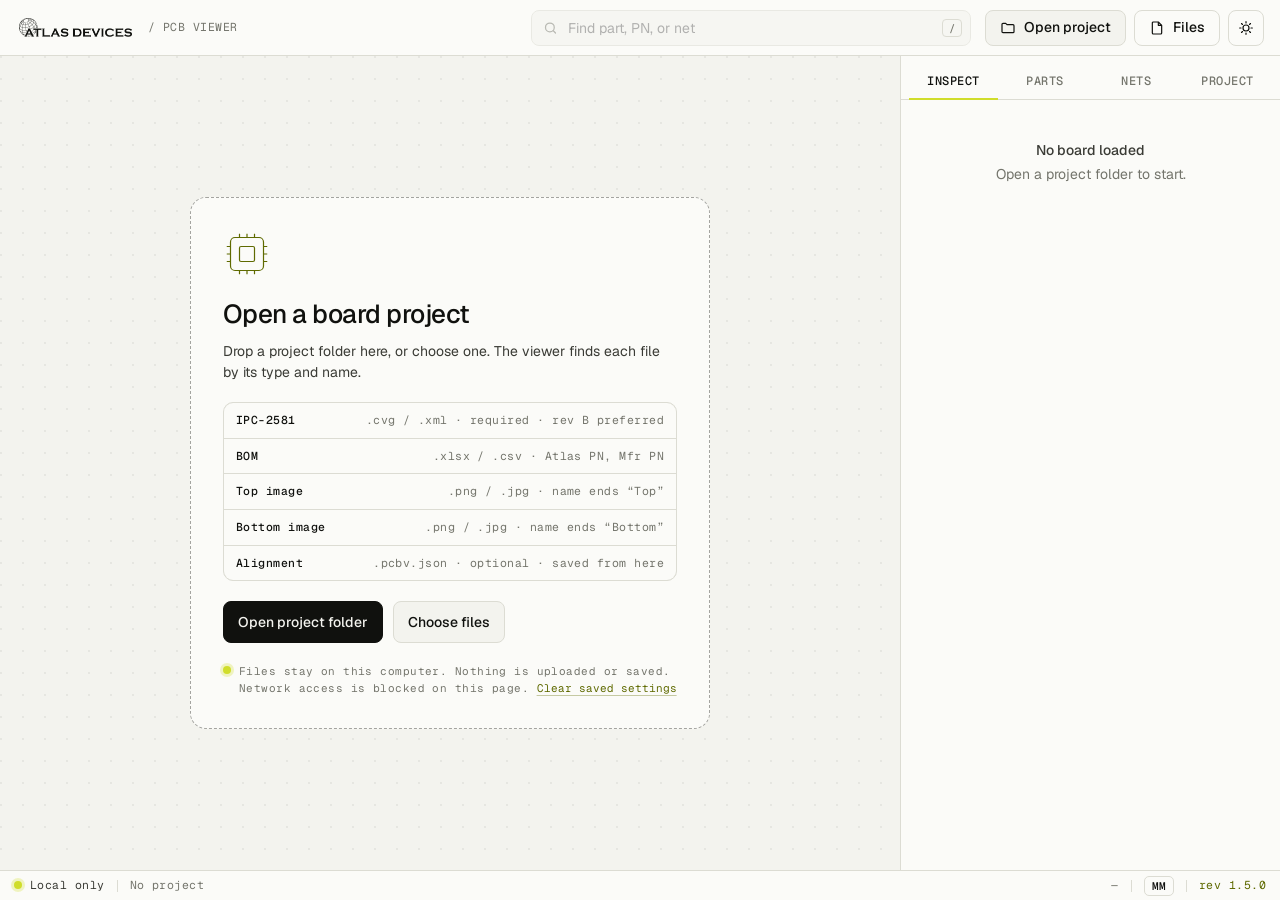
<file: tools/pcb-viewer/index.html>
<!doctype html>
<!--
  PCB Viewer — Atlas Devices tools
  Scope: local-only board viewer. The operator opens a project folder (IPC-2581
  .cvg, BOM .xlsx/.csv, TOP/BOT orthographic images). The page draws the board,
  lets the operator pick parts (Atlas PN, Mfr PN, description) and nets (all
  connected parts), and overlays the 3D images. Files are read in the browser
  only; the CSP below blocks all network requests from scripts, and the page
  loads nothing from other hosts (fonts are in fonts/, SIL OFL 1.1).
  Files: index.html, viewer.css, js/ipc2581.js, js/bom.js, js/app.js
-->
<html lang="en">
<head>
  <meta charset="utf-8">
  <meta name="viewport" content="width=device-width, initial-scale=1">
  <meta http-equiv="Content-Security-Policy" content="default-src 'self'; connect-src 'none'; script-src 'self'; style-src 'self' 'unsafe-inline'; font-src 'self'; img-src 'self' blob: data:; worker-src 'none'; frame-src 'none'; form-action 'none'; base-uri 'none'">
  <meta name="referrer" content="no-referrer">
  <title>PCB Viewer</title>
  <meta name="description" content="Local-only PCB viewer: IPC-2581 layout, BOM lookup, and net tracing in the browser.">
  <link rel="icon" type="image/png" href="../../assets/brand/favicon-64.png">
  <link rel="stylesheet" href="viewer.css">
</head>
<body>
  <header class="topbar">
    <a class="brand" href="../../" aria-label="Atlas Devices Tools, home">
      <span class="wordmark" role="img" aria-label="Atlas Devices"></span>
    </a>
    <span class="crumb mono">/ PCB Viewer</span>
    <span class="project" id="projName"></span>
    <button class="close-proj" id="closeBtn" type="button" title="Close this project and clear it from memory" hidden>
      <svg viewBox="0 0 24 24" fill="none" stroke="currentColor" stroke-width="2" stroke-linecap="round"><path d="M6 6l12 12M18 6 6 18"/></svg>
      <span>Close</span>
    </button>
    <label class="search">
      <svg viewBox="0 0 24 24" fill="none" stroke="currentColor" stroke-width="2" stroke-linecap="round"><circle cx="11" cy="11" r="7"/><path d="m20 20-3.5-3.5"/></svg>
      <input id="q" type="search" placeholder="Find part, PN, or net" autocomplete="off" spellcheck="false" aria-label="Find part, part number, or net" disabled>
      <kbd>/</kbd>
    </label>
    <div class="top-actions">
      <button class="btn" id="openFolderBtn" type="button" title="Open a project folder (replaces the open project)">
        <svg viewBox="0 0 24 24" fill="none" stroke="currentColor" stroke-width="1.8" stroke-linejoin="round"><path d="M3 6.5A1.5 1.5 0 0 1 4.5 5h4l2 2h9A1.5 1.5 0 0 1 21 8.5v9a1.5 1.5 0 0 1-1.5 1.5h-15A1.5 1.5 0 0 1 3 17.5z"/></svg>
        <span class="lbl">Open project</span>
      </button>
      <button class="btn ghost" id="openFilesBtn" type="button" title="Open individual files">
        <svg viewBox="0 0 24 24" fill="none" stroke="currentColor" stroke-width="1.8" stroke-linejoin="round"><path d="M14 3H6.5A1.5 1.5 0 0 0 5 4.5v15A1.5 1.5 0 0 0 6.5 21h11a1.5 1.5 0 0 0 1.5-1.5V8z"/><path d="M14 3v5h5"/></svg>
        <span class="lbl">Files</span>
      </button>
      <button class="icon-btn" id="themeBtn" type="button" aria-label="Toggle color theme" title="Toggle theme">
        <svg viewBox="0 0 24 24" fill="none" stroke="currentColor" stroke-width="1.8" stroke-linecap="round"><circle cx="12" cy="12" r="4.5"/><path d="M12 2.5v2M12 19.5v2M2.5 12h2M19.5 12h2M5.3 5.3l1.4 1.4M17.3 17.3l1.4 1.4M5.3 18.7l1.4-1.4M17.3 6.7l1.4-1.4"/></svg>
      </button>
    </div>
    <input id="folderInput" type="file" webkitdirectory multiple hidden>
    <input id="filesInput" type="file" multiple accept=".cvg,.xml,.xlsx,.xlsm,.csv,.tsv,.txt,.png,.jpg,.jpeg,.webp,.bmp,.json" hidden>
    <input id="alignInput" type="file" accept=".json" hidden>
  </header>

  <main class="main">
    <!-- ===== Stage ===== -->
    <section class="stage" id="stage" aria-label="Board view">
      <canvas id="cv"></canvas>

      <div class="hud hud-tl" id="hud" hidden>
        <div class="seg" role="group" aria-label="Board side">
          <button type="button" data-side="TOP" aria-pressed="true" title="Top side (T)">Top</button>
          <button type="button" data-side="BOTTOM" aria-pressed="false" title="Bottom side (B)">Bottom</button>
        </div>
        <div class="seg" role="group" aria-label="Render mode">
          <button type="button" data-mode="cad" aria-pressed="true" title="CAD layout (1)">CAD</button>
          <button type="button" data-mode="blend" aria-pressed="false" title="CAD over photo (2)">Blend</button>
          <button type="button" data-mode="photo" aria-pressed="false" title="Photo (3)">Photo</button>
        </div>
        <div class="pop">
          <button type="button" class="hud-btn" id="layersBtn" aria-expanded="false" aria-controls="layersPop" title="Layers">
            <svg viewBox="0 0 24 24" fill="none" stroke="currentColor" stroke-width="1.8" stroke-linejoin="round"><path d="m12 3 9 5-9 5-9-5z"/><path d="m3 13 9 5 9-5"/></svg>
            Layers
          </button>
          <div class="pop-body" id="layersPop" hidden>
            <label><input type="checkbox" data-layer="copper" checked> Copper, this side</label>
            <label><input type="checkbox" data-layer="far" checked> Copper, far side</label>
            <label><input type="checkbox" data-layer="silk" checked> Silkscreen</label>
            <label><input type="checkbox" data-layer="outlines" checked> Part outlines</label>
            <label><input type="checkbox" data-layer="labels" checked> RefDes labels <kbd>L</kbd></label>
            <label><input type="checkbox" data-layer="drills" checked> Drill holes</label>
            <label><input type="checkbox" data-layer="mech"> Mechanical / doc</label>
            <div class="pop-row"><span>Photo opacity</span><input type="range" id="photoAlpha" min="0.2" max="1" step="0.05" value="1">
              <button type="button" class="hud-btn" id="alignBtn" title="Line up the photo of this side with the board">Align photo…</button>
              <button type="button" class="hud-btn" data-savealign title="Write both photo alignments to a file for the project folder">Save alignment…</button></div>
          </div>
        </div>
      </div>

      <div class="hud hud-br" id="zoomHud" hidden>
        <button type="button" class="hud-btn sq" id="zoomIn" title="Zoom in (+)" aria-label="Zoom in">+</button>
        <button type="button" class="hud-btn sq" id="zoomOut" title="Zoom out (−)" aria-label="Zoom out">−</button>
        <button type="button" class="hud-btn" id="fitBtn" title="Fit board (F)">Fit</button>
      </div>

      <div class="alignbar" id="alignBar" hidden>
        <b>Align <span id="alignSide">top</span> photo</b>
        <span class="muted">Drag to move · Scroll to zoom · Shift+scroll or <kbd>[</kbd> <kbd>]</kbd> to scale · Arrows nudge (Shift ×10) · Right-drag pans</span>
        <span class="grow"></span>
        <span class="scale-ctl" role="group" aria-label="Photo scale">
          <span class="mono muted">Scale</span>
          <button type="button" class="hud-btn sq" id="scDown" title="Smaller by 0.1% (Shift: 1%) [" aria-label="Scale down">−</button>
          <input type="number" id="scVal" step="0.1" min="10" max="1000" aria-label="Photo scale in percent of the start scale">
          <span class="mono muted">%</span>
          <button type="button" class="hud-btn sq" id="scUp" title="Larger by 0.1% (Shift: 1%) ]" aria-label="Scale up">+</button>
        </span>
        <button type="button" class="hud-btn" id="alignAuto">Auto-fit</button>
        <button type="button" class="hud-btn" data-savealign title="Write both photo alignments to a file for the project folder">Save to file…</button>
        <button type="button" class="hud-btn primary" id="alignDone">Done</button>
      </div>

      <div class="tip" id="tip" hidden></div>

      <!-- Empty state / drop target -->
      <div class="drop" id="drop">
        <div class="drop-card">
          <div class="drop-mark" aria-hidden="true">
            <svg viewBox="0 0 64 64" fill="none" stroke="currentColor" stroke-width="1.6"><rect x="10" y="10" width="44" height="44" rx="6"/><path d="M22 10v-5M32 10v-5M42 10v-5M22 59v-5M32 59v-5M42 59v-5M10 22H5M10 32H5M10 42H5M59 22h-5M59 32h-5M59 42h-5"/><rect x="22" y="22" width="20" height="20" rx="2"/></svg>
          </div>
          <h1>Open a board project</h1>
          <p>Drop a project folder here, or choose one. The viewer finds each file by its type and name.</p>
          <ul class="expect mono">
            <li><b>IPC-2581</b><span>.cvg / .xml · required · rev B preferred</span></li>
            <li><b>BOM</b><span>.xlsx / .csv · Atlas PN, Mfr PN</span></li>
            <li><b>Top image</b><span>.png / .jpg · name ends “Top”</span></li>
            <li><b>Bottom image</b><span>.png / .jpg · name ends “Bottom”</span></li>
            <li><b>Alignment</b><span>.pcbv.json · optional · saved from here</span></li>
          </ul>
          <div class="drop-actions">
            <button class="btn primary" type="button" id="dropFolderBtn">Open project folder</button>
            <button class="btn" type="button" id="dropFilesBtn">Choose files</button>
          </div>
          <p class="privacy mono"><span class="lock" aria-hidden="true"></span><span>Files stay on this computer. Nothing is uploaded or saved. Network access is blocked on this page. <button type="button" class="linkish" data-clear>Clear saved settings</button></span></p>
        </div>
      </div>
      <div class="dropping" id="dropping" hidden><span>Drop to open</span></div>
      <div class="busy" id="busy" hidden><span class="spin" aria-hidden="true"></span><span id="busyText">Reading files…</span></div>
    </section>

    <!-- ===== Side panel ===== -->
    <aside class="panel" aria-label="Details">
      <nav class="tabs" role="tablist">
        <button role="tab" type="button" data-tab="inspect" aria-selected="true">Inspect</button>
        <button role="tab" type="button" data-tab="parts" aria-selected="false">Parts <span class="n" id="nParts"></span></button>
        <button role="tab" type="button" data-tab="nets" aria-selected="false">Nets <span class="n" id="nNets"></span></button>
        <button role="tab" type="button" data-tab="project" aria-selected="false">Project <span class="dot" id="checkDot" hidden></span></button>
      </nav>
      <div class="tabpane" id="tab-inspect" role="tabpanel"></div>
      <div class="tabpane" id="tab-parts" role="tabpanel" hidden></div>
      <div class="tabpane" id="tab-nets" role="tabpanel" hidden></div>
      <div class="tabpane" id="tab-project" role="tabpanel" hidden></div>
    </aside>
  </main>

  <footer class="statusbar mono">
    <span class="local" title="This page has no network access. Files are read in memory only."><span class="lock" aria-hidden="true"></span>Local only</span>
    <span class="sep"></span>
    <span id="statFiles" class="muted">No project</span>
    <span class="grow"></span>
    <span id="cursor" class="muted">—</span>
    <span class="sep"></span>
    <button type="button" class="unit" id="unitBtn" title="Toggle units">mm</button>
    <span class="sep"></span>
    <span class="rev" id="rev"></span>
  </footer>

  <dialog class="dlg" id="mapDlg" aria-label="Match the BOM columns"></dialog>

  <script src="js/ipc2581.js"></script>
  <script src="js/bom.js"></script>
  <script src="js/app.js"></script>
</body>
</html>
</file>
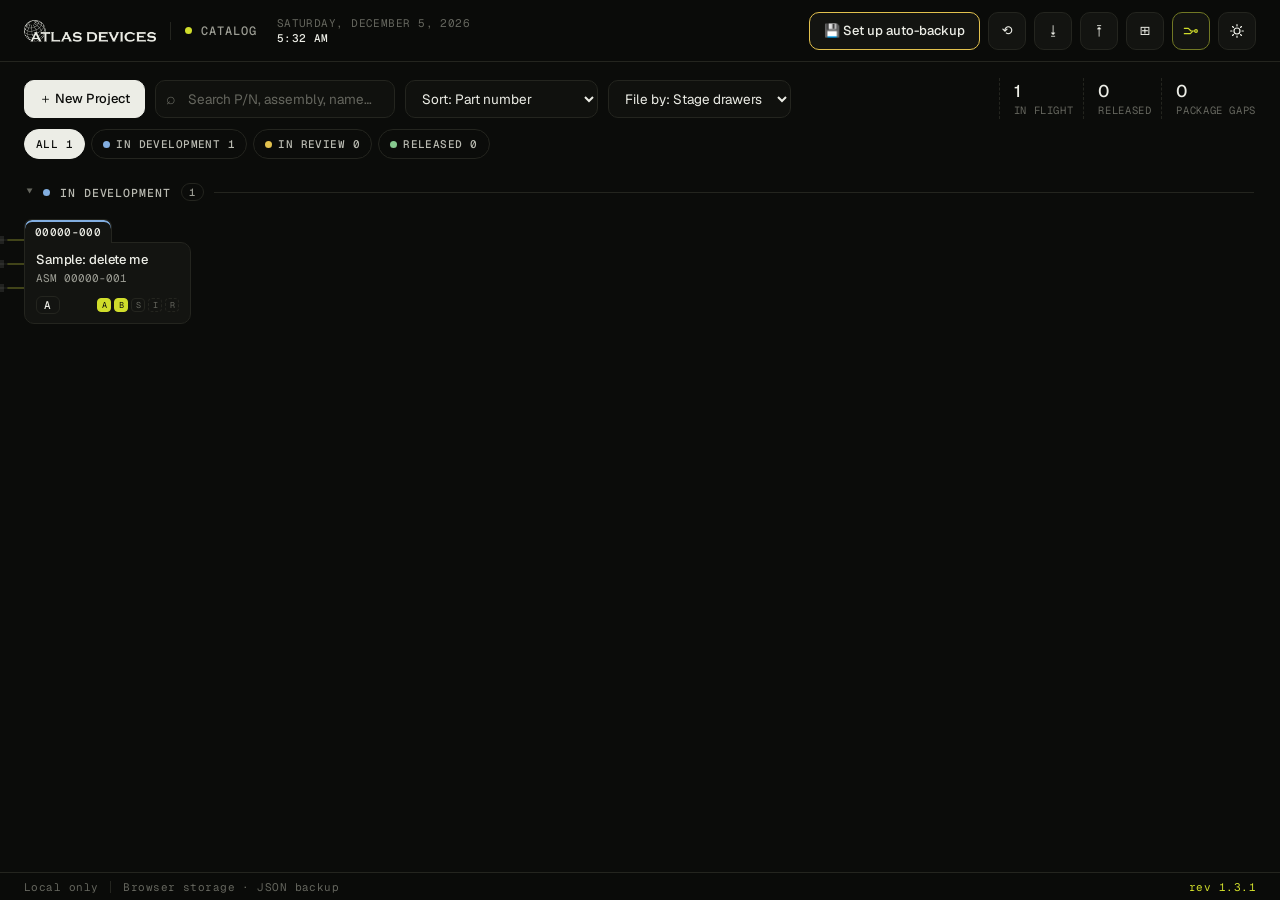
<file: tools/project-catalog/index.html>
<!DOCTYPE html>
<!--
  Project Catalog — Atlas Devices tools
  Scope: a register of PCB projects and their release state. Each entry carries
  the PCB part number, assembly number, revision and release stage, plus the
  release-folder path, the wiki page, a checklist of the documents in the
  release package (assembly drawing, BOM, schematic, with optional instructions
  and reworks) and a dated history log. Projects show as small folder
  cards, filed in one drawer per stage; a side panel holds the full record.
  A superseded project files behind the folder that replaced it, as a
  secondary tab on that folder. Faint PCB traces route across the
  background in slow waves (toggle in the top bar).

  All data stays on the operator's machine: localStorage, IndexedDB snapshots
  and, when linked, a JSON file on disk through the File System Access API
  (Chrome/Edge). The backup system is ported from the Ops Dashboard. No part
  numbers, folder paths or wiki links are ever committed — the local data file
  lives in Project_Catalog/, which .gitignore excludes.

  The CSP below blocks all network requests from scripts; the page loads
  nothing from other hosts (fonts are in fonts/, SIL OFL 1.1).
  Bump REV on each change.
-->
<html lang="en" data-theme="dark">
<head>
<meta charset="UTF-8">
<meta name="viewport" content="width=device-width, initial-scale=1.0">
<meta http-equiv="Content-Security-Policy" content="default-src 'self'; connect-src 'none'; script-src 'self' 'unsafe-inline'; style-src 'self' 'unsafe-inline'; font-src 'self'; img-src 'self' blob: data:; worker-src 'none'; frame-src 'none'; form-action 'none'; base-uri 'none'">
<meta name="referrer" content="no-referrer">
<title>Project Catalog</title>
<meta name="theme-color" content="#0B0C0A">
<link rel="icon" type="image/png" href="../../assets/brand/favicon-64.png">
<style>
  @font-face { font-family: "Geist"; src: url("fonts/Geist-Variable.woff2") format("woff2"); font-weight: 100 900; font-display: swap; }
  @font-face { font-family: "Geist Mono"; src: url("fonts/GeistMono-Variable.woff2") format("woff2"); font-weight: 100 900; font-display: swap; }
  /* ===== Atlas Devices brand tokens — mirrored from atlasclark.github.io ===== */
  :root {
    --font: "Geist", ui-sans-serif, system-ui, -apple-system, "Segoe UI", sans-serif;
    --mono: "Geist Mono", ui-monospace, "SFMono-Regular", Consolas, monospace;
    --radius: 14px;
    --radius-sm: 10px;
    --lime: #D0DD2B;
    --on-lime: #10110E;
    --wordmark-src: url("../../assets/brand/wordmark.png");
  }
  [data-theme="light"] {
    --bg: #F3F3EE; --bg2: #ECECE5; --surface: #FBFBF8; --surface2: #F3F3EE;
    --border: #DCDCD3; --text: #10110E; --ink-2: #3A3B35; --text-dim: #5E5F57; --text-faint: #9A9B91;
    --input-bg: #FBFBF8; --hover: #EEEEE7; --col-bg: rgba(16,17,14,.022);
    --accent-text: #5F6A00;
    --accent: var(--accent-text);
    --grad: var(--lime);
    --shadow: none; --shadow-lg: 0 24px 60px rgba(16,17,14,.16);
    --green: #3E8A4E; --yellow: #A87A06; --red: #B8402F; --orange: #B8611B;
    --blue: #2F6AA8; --purple: #6E4FAE; --pink: #A8466F; --teal: #1D7F78;
    --trace: 16, 17, 14; --trace-hot: 140, 152, 0;
    color-scheme: light;
  }
  [data-theme="dark"] {
    --bg: #0B0C0A; --bg2: #10110E; --surface: #131411; --surface2: #1A1B17;
    --border: #24251F; --text: #ECEDE6; --ink-2: #B9BAB1; --text-dim: #9C9D94; --text-faint: #65665E;
    --input-bg: #10110E; --hover: #1B1C18; --col-bg: rgba(236,237,230,.018);
    --accent-text: #D0DD2B;
    --accent: var(--accent-text);
    --grad: var(--lime);
    --shadow: none; --shadow-lg: 0 24px 70px rgba(0,0,0,.55);
    --green: #86C98F; --yellow: #E2C14E; --red: #EE7B68; --orange: #EBA160;
    --blue: #82AEE0; --purple: #B49CEB; --pink: #E39BBB; --teal: #6FC9BE;
    --trace: 236, 237, 230; --trace-hot: 208, 221, 43;
    color-scheme: dark;
  }
  * { box-sizing: border-box; margin: 0; padding: 0; }
  html, body { height: 100%; }
  body {
    font-family: var(--font); font-size: 14px; -webkit-font-smoothing: antialiased;
    background: var(--bg); color: var(--text);
    display: flex; flex-direction: column; overflow: hidden;
  }
  ::-webkit-scrollbar { width: 10px; height: 10px; }
  ::-webkit-scrollbar-track { background: transparent; }
  ::-webkit-scrollbar-thumb { background: var(--border); border-radius: 6px; }
  ::-webkit-scrollbar-thumb:hover { background: var(--text-faint); }
  ::selection { background: var(--lime); color: var(--on-lime); }
  :focus-visible { outline: 2px solid var(--accent-text); outline-offset: 2px; }

  /* trace field — sits behind everything; cards and panels are opaque over it */
  #field { position: fixed; inset: 0; width: 100vw; height: 100vh; z-index: 0; pointer-events: none; display: block; }
  body.fx-off #field { display: none; }
  #fxBtn.on { color: var(--accent-text); border-color: color-mix(in srgb, var(--accent-text) 45%, var(--border)); }

  .mono, .chip, .field label, .clock, .stat, .doc-chip, .log-date, .rev-tag {
    font-family: var(--mono);
  }

  /* ===== Top bar ===== */
  .topbar {
    position: relative; z-index: 20; display: flex; align-items: center; gap: 20px;
    padding: 0 24px; min-height: 62px; flex-wrap: wrap;
    background: color-mix(in srgb, var(--bg) 86%, transparent);
    backdrop-filter: saturate(1.4) blur(10px); -webkit-backdrop-filter: saturate(1.4) blur(10px);
    border-bottom: 1px solid var(--border);
  }
  a.brand { color: inherit; text-decoration: none; }
  .brand { display: flex; align-items: center; gap: 14px; font-weight: 500; font-size: 17px; }
  .brand .wordmark {
    display: none; width: 132px; aspect-ratio: 900 / 152; background: var(--text);
    -webkit-mask: var(--wordmark-src) center / contain no-repeat; mask: var(--wordmark-src) center / contain no-repeat;
  }
  .has-wm .brand .wordmark { display: block; }
  .has-wm .brand .wm-text { display: none; }
  .wm-text { font: 600 15px var(--font); letter-spacing: .06em; }
  .wm-text b { font-weight: 400; margin-left: 5px; color: var(--text-dim); }
  .brand .div { width: 1px; height: 18px; background: var(--border); }
  .brand-lbl {
    display: flex; align-items: center; gap: 9px;
    font: 500 12px var(--mono); letter-spacing: .08em; text-transform: uppercase; color: var(--text-dim);
  }
  .pulse { width: 7px; height: 7px; border-radius: 50%; background: var(--lime); animation: brandPulse 2.4s ease-out infinite; flex-shrink: 0; }
  @keyframes brandPulse {
    0% { box-shadow: 0 0 0 0 color-mix(in srgb, var(--lime) 70%, transparent); }
    70%, 100% { box-shadow: 0 0 0 9px transparent; }
  }
  .clock { font-size: 11px; letter-spacing: .04em; color: var(--text-faint); text-transform: uppercase; line-height: 1.35; }
  .clock b { color: var(--text); font-weight: 500; }

  .topbar .actions { display: flex; gap: 8px; margin-left: auto; }

  /* ===== Buttons / inputs ===== */
  .btn {
    border: 1px solid var(--border); background: var(--surface); color: var(--text);
    font-family: inherit; font-size: 13px; font-weight: 500; height: 38px; padding: 0 14px;
    border-radius: var(--radius-sm); cursor: pointer; display: inline-flex; align-items: center; gap: 7px;
    white-space: nowrap; transition: transform .15s, border-color .15s, background-color .15s, color .15s;
  }
  .btn:hover { border-color: var(--ink-2); transform: translateY(-1px); }
  .btn-icon { width: 38px; padding: 0; justify-content: center; }
  .btn-primary, .btn-primary:hover { background: var(--text); color: var(--bg); border: 1px solid var(--text); }
  .btn-primary:hover { background: var(--lime); border-color: var(--lime); color: var(--on-lime); }
  .btn-danger:hover { border-color: var(--red); color: var(--red); background: transparent; }
  .icon-btn {
    border: none; background: transparent; color: var(--text-dim); cursor: pointer;
    font-size: 13px; padding: 2px 5px; border-radius: 5px; font-family: inherit;
  }
  .icon-btn:hover { background: var(--hover); color: var(--text); }
  input, select, textarea {
    font-family: var(--font); font-size: 13.5px; color: var(--text);
    background: var(--input-bg); border: 1px solid var(--border); border-radius: var(--radius-sm);
    padding: 8px 12px; outline: none; transition: border .15s;
  }
  input:focus, select:focus, textarea:focus { border-color: var(--ink-2); }
  input::placeholder, textarea::placeholder { color: var(--text-faint); }
  input[type="checkbox"] { accent-color: var(--text); }
  textarea { resize: vertical; min-height: 72px; line-height: 1.5; }
  input[type="date"] { color-scheme: dark; }
  [data-theme="light"] input[type="date"] { color-scheme: light; }
  select { height: 38px; }
  .search-wrap { position: relative; }
  .search-wrap input { padding-left: 32px; width: 240px; height: 38px; }
  .search-wrap::before {
    content: "⌕"; position: absolute; left: 11px; top: 50%; transform: translateY(-54%);
    color: var(--text-faint); font-size: 16px; pointer-events: none;
  }

  /* ===== Layout ===== */
  main { position: relative; z-index: 1; flex: 1; overflow: hidden; display: flex; flex-direction: column; }
  .tab-panel { display: none; flex: 1; overflow: hidden; flex-direction: column; }
  .tab-panel.active { display: flex; }
  .toolbar { display: flex; align-items: center; gap: 10px; padding: 16px 24px 12px; flex-wrap: wrap; }
  .toolbar .spacer { flex: 1; }
  .toolbar label.inline { font-size: 12.5px; color: var(--text-dim); font-weight: 600; display: flex; align-items: center; gap: 6px; cursor: pointer; }
  .chipbar { display: flex; gap: 6px; flex-wrap: wrap; align-items: center; }
  .chip {
    border: 1px solid var(--border); background: transparent; color: var(--ink-2);
    height: 30px; padding: 0 11px; border-radius: 999px; cursor: pointer;
    font-size: 11px; font-weight: 500; letter-spacing: .04em; text-transform: uppercase;
    display: inline-flex; align-items: center; gap: 6px; transition: all .15s;
  }
  .chip:hover { border-color: var(--ink-2); color: var(--text); }
  .chip.active { background: var(--text); border-color: var(--text); color: var(--bg); }
  .chip .dot { width: 7px; height: 7px; border-radius: 50%; }
  .stat-strip { display: flex; gap: 10px; flex-wrap: wrap; }
  .stat {
    border-left: 1px dashed var(--border); padding: 2px 0 2px 14px;
    display: flex; flex-direction: column; gap: 1px; align-items: flex-start;
    font-size: 10.5px; letter-spacing: .06em; text-transform: uppercase; color: var(--text-faint);
  }
  .stat b { font: 500 17px var(--font); letter-spacing: -.01em; text-transform: none; color: var(--text); order: -1; }

  /* ===== Library: drawers of folder cards ===== */
  .workspace { flex: 1; min-height: 0; display: flex; }
  .library { flex: 1; min-width: 0; overflow: auto; padding: 2px 24px 28px; }
  .drawer + .drawer { margin-top: 6px; }
  .drawer-head {
    all: unset; box-sizing: border-box; width: 100%; display: flex; align-items: center; gap: 10px;
    padding: 10px 2px; cursor: pointer; color: var(--ink-2);
    font: 500 11.5px var(--mono); letter-spacing: .08em; text-transform: uppercase;
  }
  .drawer-head:hover { color: var(--text); }
  .drawer-head:focus-visible { outline: 2px solid var(--accent-text); outline-offset: 2px; border-radius: 6px; }
  .drawer-head .caret { color: var(--text-faint); font-size: 10px; transition: transform .15s; }
  .drawer:not(.shut) .caret { transform: rotate(90deg); }
  .drawer-head .dot { width: 7px; height: 7px; border-radius: 50%; background: var(--stage); }
  .drawer-head .count { font-size: 10.5px; border: 1px solid var(--border); border-radius: 999px; padding: 1px 7px; color: var(--text-dim); }
  .drawer-head .rule { flex: 1; height: 1px; background: var(--border); }
  .drawer.shut .shelf { display: none; }
  .shelf { display: grid; grid-template-columns: repeat(auto-fill, minmax(156px, 1fr)); gap: 14px 10px; padding: 8px 0 10px; }

  /* one folder = one project */
  .folder {
    all: unset; box-sizing: border-box; display: flex; flex-direction: column; min-width: 0;
    cursor: pointer; transition: transform .15s;
  }
  .folder:hover { transform: translateY(-2px); }
  .folder:focus-visible { outline: 2px solid var(--accent-text); outline-offset: 3px; border-radius: 10px; }
  .folder-tab {
    align-self: flex-start; max-width: 80%; position: relative; z-index: 1;
    display: flex; align-items: center; gap: 6px; margin-bottom: -1px; padding: 5px 10px 4px;
    font: 500 11px var(--mono); letter-spacing: .03em; color: var(--text);
    background: var(--surface); border: 1px solid var(--border); border-bottom: none;
    border-radius: 8px 8px 0 0; box-shadow: inset 0 2px 0 var(--stage);
  }
  .folder-tab .pn { overflow: hidden; text-overflow: ellipsis; white-space: nowrap; }
  .folder-tab .gap {
    flex-shrink: 0; width: 14px; height: 14px; border-radius: 50%; display: grid; place-items: center;
    font-size: 10px; font-weight: 700; background: var(--yellow); color: var(--bg);
  }
  .folder-body {
    flex: 1; display: flex; flex-direction: column; gap: 2px; min-height: 82px; padding: 9px 11px;
    background: var(--surface); border: 1px solid var(--border); border-radius: 0 10px 10px 10px;
  }
  .folder:hover .folder-tab, .folder:hover .folder-body { border-color: var(--ink-2); }
  .folder.sel .folder-tab, .folder.sel .folder-body { border-color: var(--accent-text); }
  .folder.sel .folder-body { background: color-mix(in srgb, var(--lime) 6%, var(--surface)); }
  .folder.sel .folder-tab { background: color-mix(in srgb, var(--lime) 6%, var(--surface)); }
  .folder.old { opacity: .55; }
  .folder.old:hover, .folder.old.sel { opacity: .9; }

  /* tab row: the folder's own tab, then the superseded revisions filed behind it */
  .tabs {
    display: flex; align-items: flex-end; min-width: 0; overflow: hidden;
    position: relative; z-index: 1; margin-bottom: -1px;   /* own tab covers the body's top line */
  }
  .tabs .folder-tab { margin-bottom: 0; max-width: none; flex: 0 1 auto; min-width: 0; align-self: auto; }
  .back-tab {
    all: unset; box-sizing: border-box; flex: 0 0 auto; max-width: 70px; cursor: pointer;
    margin: 0 0 1px -1px; padding: 3px 8px;   /* 1px short: sits behind, body line shows under it */
    font: 500 10px var(--mono); letter-spacing: .03em; color: var(--text-faint);
    white-space: nowrap; overflow: hidden; text-overflow: ellipsis;
    background: var(--bg2); border: 1px solid var(--border); border-bottom: none; border-radius: 7px 7px 0 0;
  }
  .back-tab:hover { color: var(--text); border-color: var(--ink-2); }
  .back-tab:focus-visible { outline: 2px solid var(--accent-text); outline-offset: -2px; }
  .back-tab.sel { color: var(--accent-text); border-color: var(--accent-text); }
  .back-tab.hit { color: var(--text); background: color-mix(in srgb, var(--lime) 22%, var(--bg2)); }
  .f-name {
    font-size: 13px; font-weight: 500; line-height: 1.3; letter-spacing: -.01em;
    display: -webkit-box; -webkit-line-clamp: 2; -webkit-box-orient: vertical; overflow: hidden;
  }
  .f-asm { font: 400 11px var(--mono); color: var(--text-dim); white-space: nowrap; overflow: hidden; text-overflow: ellipsis; }
  .f-foot { margin-top: auto; padding-top: 6px; display: flex; align-items: center; gap: 8px; }
  .f-foot .docs-mini { margin-left: auto; }

  .empty-state { text-align: center; padding: 60px 20px; font-family: var(--mono); font-size: 12px; letter-spacing: .03em; color: var(--text-faint); }
  .empty-state .big { font-size: 40px; margin-bottom: 10px; opacity: .35; filter: grayscale(1); }
  .rev-tag {
    display: inline-block; font-size: 11px; font-weight: 500; letter-spacing: .06em;
    border: 1px solid var(--border); border-radius: 6px; padding: 1px 7px; color: var(--text);
  }

  /* document completeness */
  .docs-mini { display: flex; gap: 3px; align-items: center; }
  .docs-mini i {
    width: 14px; height: 14px; border-radius: 4px; border: 1px solid var(--border);
    font-style: normal; font-size: 8.5px; font-family: var(--mono); line-height: 12px; text-align: center;
    color: var(--text-faint);
  }
  .docs-mini i.on { background: var(--lime); border-color: var(--lime); color: var(--on-lime); }
  .docs-mini i.opt { border-style: dashed; }
  .docs-mini i.opt.on { background: transparent; border-style: solid; border-color: var(--accent-text); color: var(--accent-text); }

  /* ===== Detail panel ===== */
  .detail {
    display: none; width: 420px; flex-shrink: 0; min-height: 0; flex-direction: column;
    background: var(--surface); border-left: 1px solid var(--border);
  }
  body.detail-open .detail { display: flex; }
  .d-head { display: flex; align-items: flex-end; gap: 10px; padding: 14px 18px 0; border-bottom: 1px solid var(--border); }
  .d-head .folder-tab { font-size: 12px; max-width: none; }
  .d-head .icon-btn { margin-left: auto; margin-bottom: 6px; font-size: 16px; }
  .d-scroll { flex: 1; overflow: auto; padding: 16px 18px 20px; display: flex; flex-direction: column; gap: 18px; }
  .d-scroll h2 { font-size: 19px; font-weight: 500; letter-spacing: -.015em; line-height: 1.25; }
  .d-ids {
    display: grid; grid-template-columns: 1fr 1fr auto; gap: 1px; margin-top: 10px;
    background: var(--border); border: 1px solid var(--border); border-radius: 10px; overflow: hidden;
  }
  .d-ids > div { background: var(--bg); padding: 8px 11px; min-width: 0; }
  .d-ids span { display: block; font: 500 9.5px var(--mono); letter-spacing: .1em; text-transform: uppercase; color: var(--text-faint); }
  .d-ids b { display: block; font: 500 13px var(--mono); overflow: hidden; text-overflow: ellipsis; white-space: nowrap; }
  .d-sec h5 {
    display: flex; gap: 8px; font: 500 10.5px var(--mono); letter-spacing: .1em; text-transform: uppercase;
    color: var(--text-faint); margin-bottom: 9px;
  }
  .d-sec h5 em { font-style: normal; margin-left: auto; color: var(--text-dim); }
  .seg { display: grid; grid-template-columns: repeat(4, 1fr); border: 1px solid var(--border); border-radius: 10px; overflow: hidden; }
  .seg button {
    all: unset; box-sizing: border-box; text-align: center; cursor: pointer; padding: 8px 4px; line-height: 1.3;
    font: 500 10px var(--mono); letter-spacing: .06em; text-transform: uppercase; color: var(--text-dim);
    border-right: 1px solid var(--border);
  }
  .seg button:last-child { border-right: none; }
  .seg button:hover { color: var(--text); background: var(--hover); }
  .seg button:focus-visible { outline: 2px solid var(--accent-text); outline-offset: -2px; }
  .seg button.on { color: var(--text); background: color-mix(in srgb, var(--stage) 16%, transparent); box-shadow: inset 0 -2px 0 var(--stage); }
  .d-meta { display: flex; gap: 6px 18px; flex-wrap: wrap; margin-top: 10px; font: 400 11.5px var(--mono); color: var(--text-dim); }
  .d-meta b { color: var(--text); font-weight: 500; }
  .d-links { display: flex; gap: 8px; flex-wrap: wrap; }
  .rev-list { display: flex; flex-direction: column; gap: 5px; }
  .rev-row {
    all: unset; box-sizing: border-box; width: 100%; display: flex; align-items: center; gap: 10px; cursor: pointer;
    padding: 6px 10px; font-size: 12px; background: var(--bg); border: 1px solid var(--border); border-radius: 8px;
  }
  .rev-row:hover { border-color: var(--ink-2); }
  .rev-row:focus-visible { outline: 2px solid var(--accent-text); outline-offset: 1px; }
  .rev-row .back-tab { margin: 0; border-bottom: 1px solid var(--border); border-radius: 6px; pointer-events: none; }
  .rev-row .when { margin-left: auto; font: 400 11px var(--mono); color: var(--text-faint); white-space: nowrap; }
  .inline-link { all: unset; cursor: pointer; color: var(--accent-text); font-weight: 500; text-decoration: underline dotted; text-underline-offset: 3px; }
  .inline-link:focus-visible { outline: 2px solid var(--accent-text); outline-offset: 2px; }
  .d-foot { display: flex; gap: 8px; padding: 12px 18px; border-top: 1px dashed var(--border); }
  .d-foot .spacer { flex: 1; }

  .link-btn {
    border: 1px solid var(--border); border-radius: 20px; padding: 5px 12px; background: transparent; cursor: pointer;
    font-family: var(--mono); font-size: 11px; font-weight: 500; letter-spacing: .04em;
    color: var(--text-dim); text-decoration: none; display: inline-flex; align-items: center; gap: 5px;
  }
  .link-btn:hover { color: var(--text); border-color: var(--ink-2); }
  .link-btn.has { color: var(--accent-text); border-color: color-mix(in srgb, var(--accent-text) 50%, transparent); }
  .link-btn.off { opacity: .4; cursor: default; }
  .doc-list { display: flex; flex-direction: column; gap: 5px; }
  .doc-chip {
    display: flex; align-items: center; gap: 9px; font-size: 12px; letter-spacing: .02em;
    padding: 6px 10px; border: 1px solid var(--border); border-radius: 8px; background: var(--bg);
    cursor: pointer; transition: border-color .15s;
  }
  .doc-chip:hover { border-color: var(--ink-2); }
  .doc-chip .mark {
    width: 16px; height: 16px; border-radius: 5px; border: 1px solid var(--border);
    display: grid; place-items: center; font-size: 10px; color: transparent; flex-shrink: 0;
  }
  .doc-chip.on .mark { background: var(--lime); border-color: var(--lime); color: var(--on-lime); }
  .doc-chip .opt-lbl { margin-left: auto; font-size: 9.5px; color: var(--text-faint); letter-spacing: .08em; }
  .path-box {
    font-family: var(--mono); font-size: 11.5px; color: var(--text-dim); background: var(--bg);
    border: 1px solid var(--border); border-radius: 8px; padding: 8px 11px; word-break: break-all; line-height: 1.5;
  }
  .note-box { font-size: 12.5px; color: var(--text-dim); line-height: 1.55; white-space: pre-wrap; word-break: break-word; }
  .log-add { display: flex; gap: 7px; margin-bottom: 9px; }
  .log-add input { flex: 1; min-width: 0; }
  .log-entry { display: flex; gap: 12px; align-items: baseline; padding: 5px 0; border-bottom: 1px dashed var(--border); font-size: 12.5px; }
  .log-entry:last-child { border-bottom: none; }
  .log-date { color: var(--text-dim); font-size: 11px; white-space: nowrap; min-width: 74px; }
  .log-text { flex: 1; white-space: pre-wrap; word-break: break-word; line-height: 1.45; }
  .log-entry .icon-btn { opacity: 0; }
  .log-entry:hover .icon-btn { opacity: 1; }
  .log-empty { color: var(--text-faint); font-size: 12px; padding: 2px 0; }

  /* ===== Modal ===== */
  .overlay {
    position: fixed; inset: 0; background: color-mix(in srgb, var(--bg) 70%, transparent);
    backdrop-filter: blur(4px); display: none; align-items: flex-start; justify-content: center;
    z-index: 100; padding: 7vh 16px;
  }
  .overlay.open { display: flex; }
  .modal {
    background: var(--surface); border: 1px solid var(--border); border-radius: 16px;
    width: 560px; max-width: 100%; max-height: 84vh; overflow-y: auto; box-shadow: var(--shadow-lg);
    animation: pop .18s ease;
  }
  @keyframes pop { from { transform: translateY(14px) scale(.98); opacity: 0; } }
  .modal-head { display: flex; align-items: center; padding: 16px 20px; border-bottom: 1px solid var(--border); }
  .modal-head h3 { font-size: 15.5px; font-weight: 500; letter-spacing: -.01em; flex: 1; }
  .modal-body { padding: 18px 20px; display: flex; flex-direction: column; gap: 13px; }
  .modal-foot { display: flex; justify-content: flex-end; gap: 9px; padding: 14px 20px; border-top: 1px dashed var(--border); }
  .field { display: flex; flex-direction: column; gap: 5px; }
  .field label { font-size: 10.5px; font-weight: 500; text-transform: uppercase; letter-spacing: .08em; color: var(--text-faint); }
  .field-row { display: grid; grid-template-columns: 1fr 1fr; gap: 12px; }
  .field-row.three { grid-template-columns: 1fr 1fr 1fr; }
  .field input, .field select, .field textarea { width: 100%; }
  .doc-picks { display: grid; grid-template-columns: 1fr 1fr; gap: 7px; }

  /* ===== Toast ===== */
  #toasts { position: fixed; bottom: 44px; right: 20px; display: flex; flex-direction: column; gap: 8px; z-index: 200; }
  .toast {
    background: var(--surface); border: 1px solid var(--border); border-left: 3px solid var(--lime);
    padding: 11px 16px; border-radius: 10px; font-size: 13px; font-weight: 500; box-shadow: var(--shadow-lg);
    animation: slidein .25s ease; display: flex; align-items: center; gap: 9px;
  }
  .toast.warn { border-left-color: var(--yellow); }
  .toast.err { border-left-color: var(--red); }
  @keyframes slidein { from { transform: translateX(30px); opacity: 0; } }

  /* ===== Status bar ===== */
  .statusbar {
    position: relative; z-index: 20; display: flex; align-items: center; gap: 12px;
    min-height: 28px; padding: 0 24px; border-top: 1px solid var(--border);
    background: color-mix(in srgb, var(--bg) 86%, transparent);
    font: 400 11px var(--mono); letter-spacing: .04em; color: var(--text-faint);
    white-space: nowrap; overflow: hidden;
  }
  .statusbar .grow { flex: 1; }
  .statusbar .sep { width: 1px; height: 12px; background: var(--border); }
  .statusbar .rev { color: var(--accent-text); }

  @media (max-width: 900px) {
    body.detail-open .detail { position: fixed; top: 0; right: 0; bottom: 0; width: min(420px, 100vw); z-index: 60; box-shadow: var(--shadow-lg); }
    body.detail-open main { z-index: 30; }   /* lift the panel above the top and status bars */
  }
  @media (max-width: 640px) {
    .topbar, .toolbar { padding-left: 16px; padding-right: 16px; }
    .library { padding: 2px 16px 24px; }
    .shelf { grid-template-columns: repeat(auto-fill, minmax(148px, 1fr)); }
    .search-wrap input { width: 160px; }
    .statusbar .hide-sm { display: none; }
  }
</style>
</head>
<body>
  <canvas id="field" aria-hidden="true"></canvas>
  <header class="topbar">
    <a class="brand" href="../../" title="Atlas Devices Tools, home">
      <span class="wordmark" role="img" aria-label="Atlas Devices"></span>
      <span class="wm-text">ATLAS<b>DEVICES</b></span>
      <span class="div"></span>
      <div class="brand-lbl"><span class="pulse"></span>Catalog</div>
    </a>
    <div class="clock" id="clock"></div>
    <div class="actions">
      <button class="btn" id="backupStatus" title="Auto-backup status — click to set up or resume">💾 …</button>
      <button class="btn btn-icon" id="snapBtn" title="Snapshot history — restore an earlier automatic snapshot">⟲</button>
      <button class="btn btn-icon" id="exportBtn" title="Export the catalog as a JSON backup">⭳</button>
      <button class="btn btn-icon" id="importBtn" title="Import a JSON backup">⭱</button>
      <input type="file" id="importFile" accept=".json" hidden>
      <button class="btn btn-icon" id="csvBtn" title="Export the catalog as CSV">⊞</button>
      <button class="btn btn-icon" id="fxBtn" title="Background traces" aria-label="Toggle background traces" aria-pressed="true">
        <svg viewBox="0 0 24 24" width="16" height="16" fill="none" stroke="currentColor" stroke-width="1.8" stroke-linecap="round" stroke-linejoin="round"><path d="M2 8h6l4 4h5"/><path d="M2 16h9l3-3"/><circle cx="19.5" cy="12" r="2"/></svg>
      </button>
      <button class="btn btn-icon" id="themeBtn" title="Toggle light / dark theme" aria-label="Toggle color theme">
        <svg viewBox="0 0 24 24" width="16" height="16" fill="none" stroke="currentColor" stroke-width="1.8" stroke-linecap="round"><circle cx="12" cy="12" r="4.5"/><path d="M12 2.5v2M12 19.5v2M2.5 12h2M19.5 12h2M5.3 5.3l1.4 1.4M17.3 17.3l1.4 1.4M5.3 18.7l1.4-1.4M17.3 6.7l1.4-1.4"/></svg>
      </button>
    </div>
  </header>

  <main>
    <div class="toolbar">
      <button class="btn btn-primary" onclick="openEntryModal()">＋ New Project</button>
      <div class="search-wrap"><input type="text" id="search" placeholder="Search P/N, assembly, name…"></div>
      <select id="sortSel" title="Order of folders in each drawer"></select>
      <select id="groupSel" title="How folders are filed">
        <option value="stage">File by: Stage drawers</option>
        <option value="none">File by: One shelf</option>
      </select>
      <div class="spacer"></div>
      <div class="stat-strip" id="catStats"></div>
      <div class="chipbar" id="stageChips" style="flex-basis:100%"></div>
    </div>
    <div class="workspace">
      <div class="library" id="library"></div>
      <aside class="detail" id="detail" aria-label="Project details"></aside>
    </div>
  </main>

  <!-- Modal -->
  <div class="overlay" id="overlay">
    <div class="modal">
      <div class="modal-head"><h3 id="modalTitle"></h3><button class="icon-btn" style="font-size:17px" onclick="closeModal()">✕</button></div>
      <div class="modal-body" id="modalBody"></div>
      <div class="modal-foot">
        <button class="btn" onclick="closeModal()">Cancel</button>
        <button class="btn btn-primary" id="modalSave">Save</button>
      </div>
    </div>
  </div>

  <footer class="statusbar">
    <span title="This page has no network access. Data stays in this browser and your backup file.">Local only</span>
    <span class="sep hide-sm"></span>
    <span class="hide-sm">Browser storage · JSON backup</span>
    <span class="grow"></span>
    <span class="rev" id="rev"></span>
  </footer>

  <div id="toasts"></div>
<script>
"use strict";
/* =====================================================================
   Atlas Project Catalog — PCB release register.
   Data lives in this browser (localStorage + IndexedDB snapshots) and in
   the JSON backup file you link with 💾. Nothing leaves the machine.
   ===================================================================== */
const REV = "rev 1.3.1";
const LS_KEY = "atlas_project_catalog_v1";
const LS_BACKUP_TS = "atlas_catalog_last_backup";
const LS_UI = "atlas_catalog_ui";   // view prefs only — never part of the backup

const STAGES = ["In Development", "In Review", "Released", "Superseded"];
const STAGE_COLORS = {
  "In Development": "var(--blue)",
  "In Review": "var(--yellow)",
  "Released": "var(--green)",
  "Superseded": "var(--text-faint)",
};
/* The release package. Required documents drive the completeness reading;
   the optional two are recorded but never counted against a project. */
const DOCS = [
  { key: "asmDrawing",   label: "Assembly drawing", short: "A", opt: false },
  { key: "bom",          label: "BOM",              short: "B", opt: false },
  { key: "schematic",    label: "Schematic",        short: "S", opt: false },
  { key: "instructions", label: "Instructions",     short: "I", opt: true  },
  { key: "rework",       label: "Rework",           short: "R", opt: true  },
];
const REQ_DOCS = DOCS.filter(d => !d.opt);
/* Declared before load() runs (cleanState uses it). Ids made by uid() always pass. */
const ID_RE = /^[\w-]{1,64}$/;
function okId(v) { return typeof v === "string" && ID_RE.test(v); }

/* ---------------- state ---------------- */
let wasSeeded = false;
/* pristineSeed = nothing but untouched sample data. Never let that overwrite
   a backup file. MUST exist before load() runs — load() sets it on the seed path. */
let pristineSeed = false;
let state = load();
let ui = { search: "", stage: "All", sort: "pcbPn", group: "stage", collapsed: {}, openId: null, fx: true };
try { Object.assign(ui, JSON.parse(localStorage.getItem(LS_UI) || "{}")); } catch (e) {}
ui.search = ""; ui.openId = null;
function saveUi() {
  try { localStorage.setItem(LS_UI, JSON.stringify({ sort: ui.sort, group: ui.group, collapsed: ui.collapsed, fx: ui.fx })); } catch (e) {}
}
let editingId = null;
let modalSaveFn = null;

function uid() { return Date.now().toString(36) + Math.random().toString(36).slice(2, 7); }
function todayStr() { return new Date().toISOString().slice(0, 10); }

function load() {
  try {
    const raw = localStorage.getItem(LS_KEY);
    if (raw) {
      return cleanState(JSON.parse(raw));
    }
  } catch (e) { console.error("Load failed", e); }
  wasSeeded = true; pristineSeed = true;
  return seed();
}
/* Every load path (storage, snapshot, backup file, import) goes through here.
   A backup file can come from anyone, so treat it as untrusted: ids and log times
   are written into inline handlers (onclick="fn('id')"), where HTML escaping is
   undone before the script runs. Only plain ids and numbers get through.
   Must not throw: load() falls back to sample data if it does. */
function cleanState(data) {
  const d = data && typeof data === "object" && !Array.isArray(data) ? data : {};
  d.entries = Array.isArray(d.entries) ? d.entries.filter(isRec) : [];
  const swap = new Map();   // bad id -> new id, so links between projects hold
  d.entries.forEach(e => {
    normalize(e);
    if (!okId(e.id)) { const n = uid(); swap.set(e.id, n); e.id = n; }
  });
  d.entries.forEach(e => ["supersededById", "prevId"].forEach(k => {
    if (swap.has(e[k])) e[k] = swap.get(e[k]);
    if (!okId(e[k])) e[k] = "";
  }));
  return d;
}
function isRec(x) { return !!x && typeof x === "object" && !Array.isArray(x); }
/* Fill in anything an older file is missing, so a render never trips on it. */
function normalize(e) {
  e.docs = isRec(e.docs) ? e.docs : {};
  DOCS.forEach(d => { e.docs[d.key] = !!e.docs[d.key]; });
  e.log = Array.isArray(e.log) ? e.log.filter(isRec) : [];
  e.log.forEach((l, i) => { if (!Number.isFinite(l.ts)) l.ts = Date.now() + i; });
  if (!STAGES.includes(e.stage)) e.stage = "In Development";
  ["name", "pcbPn", "asmPn", "rev", "owner", "folder", "wiki", "notes", "released",
   "supersededBy",     // free text from rev 1.0–1.1; shown only when there is no link
   "supersededById",   // the project that replaced this one
   "prevId"]           // the project this one was started from (Next rev)
    .forEach(k => { if (e[k] == null) e[k] = ""; });
  return e;
}
function save() {
  pristineSeed = false;
  localStorage.setItem(LS_KEY, JSON.stringify(state));
  mirrorToIdb();     // second copy in IndexedDB — independent of file permissions
  scheduleBackup();  // third copy in your chosen backup file
}
function countOf(d) {
  const es = d.entries || [];
  const c = {
    entries: es.length,
    released: es.filter(e => e.stage === "Released").length,
    logs: es.reduce((n, e) => n + (e.log || []).length, 0),
  };
  c.total = c.entries + c.logs;
  return c;
}
function countSummary(c) {
  return [["projects", c.entries], ["log entries", c.logs]]
    .filter(([, n]) => n).map(([k, n]) => n + " " + k).join(", ") || "nothing";
}
function seed() {
  /* Sample row only — obviously fake numbers, so nothing real ships in the page. */
  return {
    theme: "dark",
    entries: [normalize({
      id: uid(), created: Date.now(),
      name: "Sample: delete me", pcbPn: "00000-000", asmPn: "00000-001", rev: "A",
      stage: "In Development", owner: "", released: "",
      folder: "", wiki: "",
      docs: { asmDrawing: true, bom: true, schematic: false },
      notes: "Replace this row with a real project. Use ＋ New Project.",
      log: [],
    })],
  };
}

/* ---------------- helpers ---------------- */
function esc(s) { return String(s ?? "").replace(/[&<>"']/g, c => ({ "&": "&amp;", "<": "&lt;", ">": "&gt;", '"': "&quot;", "'": "&#39;" }[c])); }
function fmtDate(d) {
  if (!d) return "—";
  const dt = new Date(d + "T00:00:00");
  if (isNaN(dt)) return esc(d);   // returned text goes into HTML
  return dt.toLocaleDateString(undefined, { month: "short", day: "numeric", year: "numeric" });
}
function toast(msg, kind = "") {
  const el = document.createElement("div");
  el.className = "toast " + kind;
  el.textContent = msg;
  document.getElementById("toasts").appendChild(el);
  setTimeout(() => { el.style.opacity = "0"; el.style.transition = "opacity .3s"; setTimeout(() => el.remove(), 320); }, 2600);
}
function byId(id) { return state.entries.find(e => e.id === id); }
function docsDone(e) { return REQ_DOCS.filter(d => e.docs[d.key]).length; }
/* A wiki link is only rendered when it points somewhere a browser can open. */
function safeUrl(u) {
  const s = String(u || "").trim();
  return /^(https?:)\/\//i.test(s) ? s : "";
}

/* ---------------- modal ---------------- */
function openModal(title, bodyHtml, onSave) {
  document.getElementById("modalTitle").textContent = title;
  document.getElementById("modalBody").innerHTML = bodyHtml;
  const ms = document.getElementById("modalSave");
  ms.textContent = "Save"; ms.style.display = "";
  modalSaveFn = onSave;
  document.getElementById("overlay").classList.add("open");
  const first = document.querySelector("#modalBody input, #modalBody textarea");
  if (first) setTimeout(() => first.focus(), 60);
}
function closeModal() { document.getElementById("overlay").classList.remove("open"); modalSaveFn = null; editingId = null; }
document.getElementById("modalSave").addEventListener("click", () => { if (modalSaveFn && modalSaveFn() !== false) closeModal(); });
document.getElementById("overlay").addEventListener("mousedown", e => { if (e.target.id === "overlay") closeModal(); });
document.addEventListener("keydown", e => {
  if (e.key === "Escape") {
    if (document.getElementById("overlay").classList.contains("open")) closeModal(); else closeDetail();
  }
  if ((e.ctrlKey || e.metaKey) && e.key === "Enter" && modalSaveFn) { if (modalSaveFn() !== false) closeModal(); }
});
function val(id) { return document.getElementById(id).value.trim(); }
function fld(label, inner) { return `<div class="field"><label>${label}</label>${inner}</div>`; }
function selOpts(list, sel) { return list.map(o => `<option ${o === sel ? "selected" : ""}>${esc(o)}</option>`).join(""); }

/* =====================================================================
   ENTRY FORM
   ===================================================================== */
function openEntryModal(id) {
  editingId = id || null;
  const e = id ? byId(id) : { docs: {}, stage: "In Development" };
  openModal(id ? "Edit project" : "New project", `
    ${fld("Project name", `<input id="f_name" value="${esc(e.name)}" placeholder="Board name">`)}
    <div class="field-row three">
      ${fld("PCB part no.", `<input id="f_pcb" value="${esc(e.pcbPn)}" placeholder="PCB part no.">`)}
      ${fld("Assembly no.", `<input id="f_asm" value="${esc(e.asmPn)}" placeholder="Assembly no.">`)}
      ${fld("Revision", `<input id="f_rev" value="${esc(e.rev)}" placeholder="A">`)}
    </div>
    <div class="field-row">
      ${fld("Stage", `<select id="f_stage" onchange="if(this.value!=='Superseded')document.getElementById('f_sup').value=''">${selOpts(STAGES, e.stage)}</select>`)}
      ${fld("Release date", `<input type="date" id="f_released" value="${esc(e.released)}">`)}
    </div>
    <div class="field-row">
      ${fld("Owner", `<input id="f_owner" value="${esc(e.owner)}" placeholder="Initials or name">`)}
      ${fld("Superseded by", `<select id="f_sup" onchange="if(this.value)document.getElementById('f_stage').value='Superseded'">
        <option value="">— Not superseded —</option>
        ${fileTargets(e).map(c => `<option value="${c.id}" ${e.supersededById === c.id && e.stage === "Superseded" ? "selected" : ""}>${esc(label(c, true))}</option>`).join("")}
      </select>`)}
    </div>
    ${fld("Release folder path", `<input id="f_folder" value="${esc(e.folder)}" placeholder="\\\\fileshare\\Releases\\Project Rev B">`)}
    ${fld("Wiki page", `<input id="f_wiki" value="${esc(e.wiki)}" placeholder="http://wiki.local/…">`)}
    ${fld("Release package", `<div class="doc-picks">${DOCS.map(d => `
      <label class="doc-chip ${e.docs[d.key] ? "on" : ""}">
        <input type="checkbox" id="f_doc_${d.key}" ${e.docs[d.key] ? "checked" : ""} hidden>
        <span class="mark">✓</span>${esc(d.label)}${d.opt ? `<span class="opt-lbl">OPT</span>` : ""}
      </label>`).join("")}</div>`)}
    ${fld("Notes", `<textarea id="f_notes" placeholder="Anything worth remembering about this release…">${esc(e.notes)}</textarea>`)}
  `, () => {
    const pcb = val("f_pcb"), asm = val("f_asm");
    if (!pcb && !asm) { toast("Give it a PCB or assembly number", "err"); return false; }
    const docs = {};
    DOCS.forEach(d => { docs[d.key] = document.getElementById("f_doc_" + d.key).checked; });
    const rec = {
      name: val("f_name"), pcbPn: pcb, asmPn: asm, rev: val("f_rev"),
      stage: document.getElementById("f_stage").value,
      released: val("f_released"), owner: val("f_owner"), supersededById: val("f_sup"),
      folder: val("f_folder"), wiki: val("f_wiki"), notes: val("f_notes"), docs,
    };
    if (rec.supersededById) rec.stage = "Superseded";
    let saved;
    if (editingId) {
      const t = byId(editingId);
      const stageChanged = t.stage !== rec.stage;
      const linkChanged = rec.stage === "Superseded" && t.supersededById !== rec.supersededById;
      if (rec.stage !== "Superseded") delete rec.supersededById;   // keep the old link; it only counts while superseded
      Object.assign(t, rec);
      if (stageChanged) logTo(t, "Stage → " + rec.stage);
      if (linkChanged && rec.supersededById) logTo(t, "Superseded by " + label(byId(rec.supersededById)));
      saved = stageChanged && rec.stage === "Released" ? t : null;
    } else {
      const fresh = normalize({ id: uid(), created: Date.now(), log: [], ...rec });
      state.entries.unshift(fresh);
      ui.openId = fresh.id;   // show the new folder's record straight away
    }
    save(); renderAll();
    toast(editingId ? "Project updated" : "Project added");
    if (saved) setTimeout(() => offerSupersedePrev(saved), 0);   // after the modal closes
  });
}
/* Keep the chip highlight in step with its hidden checkbox. */
document.getElementById("modalBody").addEventListener("change", e => {
  const chip = e.target.closest(".doc-chip");
  if (chip) chip.classList.toggle("on", e.target.checked);
});

function deleteEntry(id) {
  const e = byId(id);
  if (!e) return;
  const kids = (filing().behind[e.id] || []).length;
  if (!confirm(`Delete "${e.name || label(e)}"?\n\n` +
    (kids ? `${kids} superseded revision${kids > 1 ? "s" : ""} filed behind it will move to the "not filed" drawer.\n\n` : "") +
    `This cannot be undone.`)) return;
  state.entries = state.entries.filter(x => x.id !== id);
  if (ui.openId === id) ui.openId = null;
  save(); renderAll();
  toast("Project deleted");
}
function duplicateForRev(id) {
  const src = byId(id);
  if (!src) return;
  const copy = normalize(JSON.parse(JSON.stringify(src)));
  copy.id = uid(); copy.created = Date.now();
  copy.rev = nextRev(src.rev);
  copy.stage = "In Development"; copy.released = ""; copy.supersededBy = ""; copy.supersededById = "";
  copy.prevId = src.id;   // lets the release of this rev offer to file the old one behind it
  copy.log = [{ ts: Date.now(), date: todayStr(), text: "Started from " + (src.rev ? "Rev " + src.rev : "previous revision") }];
  DOCS.forEach(d => { copy.docs[d.key] = false; });   // a new rev needs its own package
  state.entries.unshift(copy);
  ui.openId = copy.id;
  save(); renderAll();
  toast("Rev " + (copy.rev || "—") + " added — the old one is untouched");
}
/* A → B → C; 1 → 2. Anything else comes back blank for you to fill in. */
function nextRev(r) {
  const s = String(r || "").trim();
  if (/^[A-Ya-y]$/.test(s)) return String.fromCharCode(s.charCodeAt(0) + 1);
  if (/^\d+$/.test(s)) return String(Number(s) + 1);
  return "";
}
function setStage(id, stage) {
  const e = byId(id);
  if (!e || e.stage === stage) return;
  if (stage === "Superseded") return openFileBehind(id);
  e.stage = stage;
  if (stage === "Released" && !e.released) e.released = todayStr();
  logTo(e, "Stage → " + stage);
  save(); renderAll();
  if (stage === "Released") offerSupersedePrev(e);
}
function logTo(e, text) { e.log.unshift({ ts: Date.now() + Math.random(), date: todayStr(), text }); }
/* "PN Rev B", or with long = true, "PN Rev B — Board name". */
function label(e, long) {
  if (!e) return "a deleted project";
  const s = [e.pcbPn || e.asmPn || "No P/N", e.rev ? "Rev " + e.rev : ""].filter(Boolean).join(" ");
  return long && e.name ? s + " — " + e.name : s;
}

/* =====================================================================
   FILING — a superseded project sits behind the folder that replaced it
   ===================================================================== */
/* Follow "superseded by" links to the folder this entry files behind.
   Returns the entry itself when it is a folder of its own. */
function rootOf(e) {
  const seen = new Set();
  let cur = e;
  while (cur.stage === "Superseded" && cur.supersededById) {
    seen.add(cur.id);
    const nxt = byId(cur.supersededById);
    if (!nxt) break;                        // target deleted: the chain stops here
    if (seen.has(nxt.id)) return e;         // a loop: show it as a folder rather than lose it
    cur = nxt;
  }
  return cur;
}
/* hosts = folders on the shelves; behind[hostId] = superseded entries filed behind, newest rev first. */
function filing() {
  const hosts = [], behind = {};
  state.entries.forEach(e => {
    const r = rootOf(e);
    if (r === e) hosts.push(e);
    else (behind[r.id] = behind[r.id] || []).push(e);
  });
  Object.values(behind).forEach(l => l.sort((a, b) => natCmp(b.rev, a.rev) || (b.created || 0) - (a.created || 0)));
  return { hosts, behind };
}
/* Folders an entry can file behind: live projects, same part number first. */
function fileTargets(e) {
  return state.entries
    .filter(c => c.id !== e.id && c.stage !== "Superseded")
    .sort((a, b) => (b.pcbPn === e.pcbPn) - (a.pcbPn === e.pcbPn) || natCmp(a.pcbPn, b.pcbPn) || natCmp(b.rev, a.rev));
}
function openFileBehind(id) {
  const e = byId(id);
  const targets = fileTargets(e);
  const next = state.entries.find(c => c.prevId === e.id && c.stage !== "Superseded");
  const pick = (next && next.id) ||
    (targets.some(c => c.id === e.supersededById) && e.supersededById) ||
    ((targets[0] && targets[0].pcbPn === e.pcbPn) ? targets[0].id : "");
  openModal("Supersede " + label(e), `
    <div style="font-size:12.5px;color:var(--text-dim);line-height:1.55">
      A superseded project is filed behind the folder that replaced it, as a secondary tab.
    </div>
    ${fld("Replaced by", `<select id="f_behind">
      ${targets.map(c => `<option value="${c.id}" ${c.id === pick ? "selected" : ""}>${esc(label(c, true))}</option>`).join("")}
      <option value="" ${pick ? "" : "selected"}>— Not filed (keep it as its own folder) —</option>
    </select>`)}
  `, () => {
    const to = document.getElementById("f_behind").value;
    e.stage = "Superseded"; e.supersededById = to;
    logTo(e, to ? "Superseded by " + label(byId(to)) : "Stage → Superseded");
    save(); renderAll();
    toast(to ? "Filed behind " + label(byId(to)) : "Marked superseded");
  });
  document.getElementById("modalSave").textContent = "Supersede";
}
/* When a rev made with "Next rev" is released, offer to file its predecessor behind it. */
function offerSupersedePrev(e) {
  const prev = e.prevId && byId(e.prevId);
  if (!prev || prev.stage === "Superseded") return;
  if (!confirm(`${label(e)} is released.\n\nMark ${label(prev)} as superseded and file it behind this folder?`)) return;
  prev.stage = "Superseded"; prev.supersededById = e.id;
  logTo(prev, "Superseded by " + label(e));
  save(); renderAll();
  toast(label(prev) + " filed behind " + label(e));
}

/* =====================================================================
   LIBRARY — one folder card per project, filed in a drawer per stage
   ===================================================================== */
const SORTS = {
  pcbPn:    { label: "Part number",     fn: (a, b) => natCmp(a.pcbPn, b.pcbPn) || natCmp(a.rev, b.rev) },
  asmPn:    { label: "Assembly number", fn: (a, b) => natCmp(a.asmPn, b.asmPn) || natCmp(a.rev, b.rev) },
  name:     { label: "Name",            fn: (a, b) => natCmp(a.name, b.name) },
  released: { label: "Newest release",  fn: (a, b) => natCmp(b.released, a.released) },
  created:  { label: "Recently added",  fn: (a, b) => (b.created || 0) - (a.created || 0) },
};
/* Natural order (900 before 1000), blanks filed last. */
function natCmp(x, y) {
  x = String(x || "").toLowerCase(); y = String(y || "").toLowerCase();
  if (!x && y) return 1;
  if (x && !y) return -1;
  return x.localeCompare(y, undefined, { numeric: true });
}
function matches(e, q) {
  return !!q && [e.name, e.pcbPn, e.asmPn, e.rev, e.owner, e.notes, e.folder]
    .some(v => String(v).toLowerCase().includes(q));
}
/* A folder shows when it, or anything filed behind it, matches the search. */
function foldersShown(f) {
  const q = ui.search.toLowerCase();
  if (!SORTS[ui.sort]) ui.sort = "pcbPn";
  return f.hosts.filter(h => {
    if (ui.stage !== "All" && h.stage !== ui.stage) return false;
    return !q || matches(h, q) || (f.behind[h.id] || []).some(b => matches(b, q));
  }).sort(SORTS[ui.sort].fn);
}
function docsMini(e) {
  return `<span class="docs-mini" title="${DOCS.map(d => d.label + ": " + (e.docs[d.key] ? "yes" : "no")).join("\n")}">
    ${DOCS.map(d => `<i class="${e.docs[d.key] ? "on" : ""} ${d.opt ? "opt" : ""}">${d.short}</i>`).join("")}
  </span>`;
}
/* Label for a tab filed behind `host`: just the rev when the part number matches. */
function backLabel(b, host) {
  if (b.pcbPn && b.pcbPn === host.pcbPn) return b.rev ? "Rev " + b.rev : "Prior";
  return b.pcbPn || b.asmPn || "Prior";
}
function folderHtml(e, behind) {
  const gap = e.stage === "Released" && docsDone(e) < REQ_DOCS.length;
  const q = ui.search.toLowerCase();
  // room for two tabs behind; past that, one tab and a "+N" that opens the folder's list
  const shown = behind.length > 2 ? behind.slice(0, 1) : behind;
  const more = behind.length - shown.length;
  return `<div class="folder ${e.stage === "Superseded" ? "old" : ""} ${ui.openId === e.id ? "sel" : ""}"
      style="--stage:${STAGE_COLORS[e.stage]}" role="button" tabindex="0" onclick="openDetail('${e.id}')"
      onkeydown="if(event.target===this&&(event.key==='Enter'||event.key===' ')){event.preventDefault();openDetail('${e.id}')}">
    <span class="tabs">
      <span class="folder-tab"><span class="pn">${esc(e.pcbPn || e.asmPn) || "No P/N"}</span>
        ${gap ? `<span class="gap" title="Released with documents missing">!</span>` : ""}</span>
      ${shown.map(b => `<button class="back-tab ${ui.openId === b.id ? "sel" : ""} ${matches(b, q) ? "hit" : ""}"
        title="Superseded: ${esc(label(b, true))}" onclick="event.stopPropagation();openDetail('${b.id}')">${esc(backLabel(b, e))}</button>`).join("")}
      ${more ? `<button class="back-tab" title="${more} more superseded — open the folder to see all"
        onclick="event.stopPropagation();ui.openId='${e.id}';renderLibrary()">+${more}</button>` : ""}
    </span>
    <span class="folder-body">
      <span class="f-name">${esc(e.name) || "Untitled"}</span>
      <span class="f-asm">${e.pcbPn && e.asmPn ? "ASM " + esc(e.asmPn) : "&nbsp;"}</span>
      <span class="f-foot">${e.rev ? `<span class="rev-tag">${esc(e.rev)}</span>` : ""}${docsMini(e)}</span>
    </span>
  </div>`;
}
function renderLibrary() {
  const f = filing();
  const list = foldersShown(f);
  const card = h => folderHtml(h, f.behind[h.id] || []);
  const lib = document.getElementById("library");
  if (!list.length) {
    lib.innerHTML = `<div class="empty-state"><div class="big">🗀</div>
      ${state.entries.length ? "No folders match that filter" : "The cabinet is empty — add the first project"}</div>`;
  } else if (ui.group === "stage") {
    // Superseded projects normally file behind their replacement; this drawer only holds the ones that don't.
    lib.innerHTML = STAGES.map(s => {
      const items = list.filter(e => e.stage === s);
      if (!items.length) return "";
      const shut = !!ui.collapsed[s] && !ui.search;   // a search opens every drawer
      return `<section class="drawer ${shut ? "shut" : ""}" style="--stage:${STAGE_COLORS[s]}">
        <button class="drawer-head" onclick="toggleDrawer('${s}')" aria-expanded="${!shut}">
          <span class="caret">▶</span><span class="dot"></span>${esc(s === "Superseded" ? "Superseded · not filed" : s)}
          <span class="count">${items.length}</span><span class="rule"></span>
        </button>
        <div class="shelf">${items.map(card).join("")}</div>
      </section>`;
    }).join("");
  } else {
    lib.innerHTML = `<div class="shelf">${list.map(card).join("")}</div>`;
  }
  renderStageChips();
  renderStats();
  renderDetail();
}
function toggleDrawer(s) { ui.collapsed[s] = !ui.collapsed[s]; saveUi(); renderLibrary(); }
function renderStageChips() {
  document.getElementById("stageChips").innerHTML =
    ["All", ...STAGES.filter(s => s !== "Superseded")].map(s => `<button class="chip ${ui.stage === s ? "active" : ""}" onclick="pickStage('${s}')">
      ${s === "All" ? "" : `<span class="dot" style="background:${STAGE_COLORS[s]}"></span>`}${esc(s)}
      ${s === "All" ? filing().hosts.length : state.entries.filter(e => e.stage === s).length}
    </button>`).join("");
}
function pickStage(s) { ui.stage = s; renderLibrary(); }
function renderStats() {
  const es = state.entries;
  const active = es.filter(e => e.stage === "In Development" || e.stage === "In Review").length;
  const released = es.filter(e => e.stage === "Released").length;
  const gaps = es.filter(e => e.stage === "Released" && docsDone(e) < REQ_DOCS.length).length;
  const warn = gaps ? ' style="color:var(--yellow)"' : "";
  document.getElementById("catStats").innerHTML = `
    <div class="stat"><b>${active}</b>In flight</div>
    <div class="stat"><b>${released}</b>Released</div>
    <div class="stat"${warn} title="Released projects with a required document missing"><b${warn}>${gaps}</b>Package gaps</div>`;
}

/* =====================================================================
   DETAIL PANEL — the full record for the open folder
   ===================================================================== */
function openDetail(id) { ui.openId = ui.openId === id ? null : id; renderLibrary(); }
function closeDetail() { if (ui.openId) { ui.openId = null; renderLibrary(); } }
function renderDetail() {
  const panel = document.getElementById("detail");
  const e = ui.openId && byId(ui.openId);
  document.body.classList.toggle("detail-open", !!e);
  if (!e) { panel.innerHTML = ""; return; }
  const wiki = safeUrl(e.wiki);
  const n = docsDone(e);
  const host = rootOf(e) !== e ? rootOf(e) : null;   // set when e is filed behind another folder
  const behind = filing().behind[e.id] || [];
  const link = e.stage === "Superseded" && e.supersededById && byId(e.supersededById);
  panel.innerHTML = `
    <div class="d-head" style="--stage:${STAGE_COLORS[e.stage]}">
      <span class="folder-tab"><span class="pn">${esc(e.pcbPn || e.asmPn) || "No P/N"}</span></span>
      <button class="icon-btn" title="Close (Esc)" onclick="closeDetail()">✕</button>
    </div>
    <div class="d-scroll">
      <div>
        <h2>${esc(e.name) || "Untitled"}</h2>
        <div class="d-ids">
          <div><span>PCB P/N</span><b>${esc(e.pcbPn) || "—"}</b></div>
          <div><span>Assembly</span><b>${esc(e.asmPn) || "—"}</b></div>
          <div><span>Rev</span><b>${esc(e.rev) || "—"}</b></div>
        </div>
      </div>
      <div class="d-sec">
        <h5>Stage</h5>
        <div class="seg">${STAGES.map(s => `<button class="${s === e.stage ? "on" : ""}" style="--stage:${STAGE_COLORS[s]}"
          onclick="setStage('${e.id}','${s}')">${esc(s)}</button>`).join("")}</div>
        <div class="d-meta">
          <span>Released <b>${e.released ? fmtDate(e.released) : "—"}</b></span>
          <span>Owner <b>${esc(e.owner) || "—"}</b></span>
          ${link ? `<span>Superseded by <button class="inline-link" onclick="openDetail('${link.id}')">${esc(label(link))}</button></span>`
            : e.supersededBy ? `<span>Superseded by <b>${esc(e.supersededBy)}</b></span>` : ""}
          ${host && host !== link ? `<span>Filed behind <button class="inline-link" onclick="openDetail('${host.id}')">${esc(label(host))}</button></span>` : ""}
        </div>
      </div>
      ${behind.length ? `<div class="d-sec">
        <h5>Superseded revisions <em>${behind.length}</em></h5>
        <div class="rev-list">${behind.map(b => `<button class="rev-row" onclick="openDetail('${b.id}')">
          <span class="back-tab">${esc(backLabel(b, e))}</span>
          <span>${esc(b.name) || "Untitled"}</span>
          <span class="when">${b.released ? fmtDate(b.released) : "—"}</span>
        </button>`).join("")}</div>
      </div>` : ""}
      <div class="d-sec">
        <h5>Links</h5>
        <div class="d-links">
          ${wiki ? `<a class="link-btn has" href="${esc(wiki)}" target="_blank" rel="noopener noreferrer">Wiki page ↗</a>`
                 : `<span class="link-btn off" title="No wiki page recorded">No wiki page</span>`}
          ${e.folder ? `<button class="link-btn" onclick="copyFolder('${e.id}')">⧉ Copy folder path</button>` : ""}
        </div>
      </div>
      <div class="d-sec">
        <h5>Release package <em>${n}/${REQ_DOCS.length} required</em></h5>
        <div class="doc-list">
          ${DOCS.map(d => `<div class="doc-chip ${e.docs[d.key] ? "on" : ""}" onclick="toggleDoc('${e.id}','${d.key}')">
            <span class="mark">✓</span>${esc(d.label)}${d.opt ? `<span class="opt-lbl">OPTIONAL</span>` : ""}
          </div>`).join("")}
        </div>
      </div>
      <div class="d-sec">
        <h5>Release folder</h5>
        <div class="path-box" ${e.folder ? "" : 'style="color:var(--text-faint)"'}>${e.folder ? esc(e.folder) : "No folder path recorded — add one with Edit"}</div>
      </div>
      ${e.notes ? `<div class="d-sec"><h5>Notes</h5><div class="note-box">${esc(e.notes)}</div></div>` : ""}
      <div class="d-sec">
        <h5>History</h5>
        <div class="log-add">
          <input type="text" id="log_${e.id}" placeholder="Add a dated entry… (Enter)"
            onkeydown="if(event.key==='Enter')addLog('${e.id}')">
          <button class="btn btn-primary btn-icon" onclick="addLog('${e.id}')" title="Add entry">＋</button>
        </div>
        ${e.log.length
          ? e.log.map(l => `<div class="log-entry">
              <span class="log-date">${esc(l.date || "")}</span>
              <span class="log-text">${esc(l.text)}</span>
              <button class="icon-btn" title="Delete entry" onclick="deleteLog('${e.id}',${l.ts})">✕</button>
            </div>`).join("")
          : `<div class="log-empty">No history yet. Stage changes are logged automatically.</div>`}
      </div>
    </div>
    <div class="d-foot">
      <button class="btn" onclick="openEntryModal('${e.id}')">✎ Edit</button>
      <button class="btn" onclick="duplicateForRev('${e.id}')" title="Copy this project as the next revision">⎘ Next rev</button>
      <span class="spacer"></span>
      <button class="btn btn-danger" onclick="deleteEntry('${e.id}')">Delete</button>
    </div>`;
}
function toggleDoc(id, key) {
  const e = byId(id);
  if (!e) return;
  e.docs[key] = !e.docs[key];
  save(); renderAll();
}
function addLog(id) {
  const e = byId(id), input = document.getElementById("log_" + id);
  const text = input.value.trim();
  if (!e || !text) return;
  e.log.unshift({ ts: Date.now(), date: todayStr(), text });
  save(); renderAll();
  const again = document.getElementById("log_" + id);
  if (again) again.focus();
}
function deleteLog(id, ts) {
  const e = byId(id);
  if (!e) return;
  e.log = e.log.filter(l => l.ts !== ts);
  save(); renderAll();
}
function copyFolder(id) {
  const t = (byId(id) || {}).folder || "";
  navigator.clipboard.writeText(t).then(() => toast("Path copied"), () => toast("Copy failed", "err"));
}

/* ---------------- toolbar & chrome ---------------- */
const sortSel = document.getElementById("sortSel"), groupSel = document.getElementById("groupSel");
sortSel.innerHTML = Object.entries(SORTS).map(([k, s]) => `<option value="${k}">Sort: ${s.label}</option>`).join("");
sortSel.value = SORTS[ui.sort] ? ui.sort : "pcbPn";
groupSel.value = ui.group === "none" ? "none" : "stage";
sortSel.addEventListener("change", () => { ui.sort = sortSel.value; saveUi(); renderLibrary(); });
groupSel.addEventListener("change", () => { ui.group = groupSel.value; saveUi(); renderLibrary(); });
document.getElementById("search").addEventListener("input", e => { ui.search = e.target.value; renderLibrary(); });

document.getElementById("themeBtn").addEventListener("click", () => {
  state.theme = state.theme === "dark" ? "light" : "dark";
  document.documentElement.dataset.theme = state.theme;
  save();
});
document.getElementById("exportBtn").addEventListener("click", () => {
  const blob = new Blob([JSON.stringify(state, null, 2)], { type: "application/json" });
  const a = document.createElement("a");
  a.href = URL.createObjectURL(blob);
  a.download = `atlas-catalog-backup-${todayStr()}.json`;
  a.click();
  URL.revokeObjectURL(a.href);
  toast("Backup exported");
});
document.getElementById("csvBtn").addEventListener("click", () => {
  const head = ["PCB P/N", "Assembly", "Rev", "Project", "Stage", "Released", "Owner",
    ...DOCS.map(d => d.label), "Folder", "Wiki", "Superseded by", "Notes"];
  const q = v => `"${String(v ?? "").replace(/"/g, '""')}"`;
  const lines = [head.map(q).join(",")].concat(state.entries.map(e => [
    e.pcbPn, e.asmPn, e.rev, e.name, e.stage, e.released, e.owner,
    ...DOCS.map(d => e.docs[d.key] ? "yes" : "no"),
    e.folder, e.wiki,
    e.stage === "Superseded" && byId(e.supersededById) ? label(byId(e.supersededById)) : e.supersededBy,
    e.notes,
  ].map(q).join(",")));
  const blob = new Blob(["\uFEFF" + lines.join("\r\n")], { type: "text/csv" });
  const a = document.createElement("a");
  a.href = URL.createObjectURL(blob);
  a.download = `atlas-catalog-${todayStr()}.csv`;
  a.click();
  URL.revokeObjectURL(a.href);
  toast("CSV exported");
});
document.getElementById("snapBtn").addEventListener("click", openSnapshots);
document.getElementById("importBtn").addEventListener("click", () => document.getElementById("importFile").click());
document.getElementById("importFile").addEventListener("change", ev => {
  const file = ev.target.files[0];
  if (!file) return;
  const reader = new FileReader();
  reader.onload = () => {
    try {
      const data = JSON.parse(reader.result);
      if (!Array.isArray(data.entries)) throw new Error("Not a catalog backup file");
      if (!confirm("Importing will replace the whole catalog. Continue?")) return;
      cleanState(data);
      state = data;
      save(); renderAll();
      document.documentElement.dataset.theme = state.theme || "dark";
      toast("Backup imported");
    } catch (err) { toast("Import failed: " + err.message, "err"); }
  };
  reader.readAsText(file);
  ev.target.value = "";
});

/* =====================================================================
   AUTO-BACKUP — writes a JSON file on every change (Chrome/Edge).
   Ported from the Ops Dashboard. The file handle is remembered in
   IndexedDB; after a browser restart you click 💾 once to re-grant access.
   ===================================================================== */
let backupHandle = null, backupTimer = null, backupPaused = false, backupError = "";

/* One shared connection, reused. Opening a new one per call leaked handles
   and could block the upgrade transaction after site data is cleared. */
let idbConn = null;
function idbOpen() {
  if (idbConn) return Promise.resolve(idbConn);
  return new Promise((res, rej) => {
    const r = indexedDB.open("atlas_catalog_fs", 1);
    r.onupgradeneeded = () => { if (!r.result.objectStoreNames.contains("kv")) r.result.createObjectStore("kv"); };
    r.onsuccess = () => { idbConn = r.result; idbConn.onclose = () => { idbConn = null; }; res(idbConn); };
    r.onerror = () => rej(r.error);
    r.onblocked = () => rej(new Error("IndexedDB upgrade blocked"));
  });
}
async function idbSet(k, v) {
  const db = await idbOpen();
  return new Promise((res, rej) => {
    const tx = db.transaction("kv", "readwrite");
    tx.objectStore("kv").put(v, k);
    tx.oncomplete = () => res();
    tx.onerror = () => rej(tx.error);
  });
}
async function idbGet(k) {
  const db = await idbOpen();
  return new Promise((res, rej) => {
    const rq = db.transaction("kv", "readonly").objectStore("kv").get(k);
    rq.onsuccess = () => res(rq.result);
    rq.onerror = () => rej(rq.error);
  });
}

let mirrorTimer = null;
function mirrorToIdb() {
  clearTimeout(mirrorTimer);
  mirrorTimer = setTimeout(async () => {
    try {
      const copy = JSON.parse(JSON.stringify(state));
      await idbSet("snapshot", { ts: Date.now(), data: copy });
      // rolling history: keep up to 20, at most one per hour
      const hist = (await idbGet("snapshots")) || [];
      if (!hist.length || Date.now() - hist[0].ts > 3600e3) {
        hist.unshift({ ts: Date.now(), counts: countOf(copy), data: copy });
        await idbSet("snapshots", hist.slice(0, 20));
      }
    } catch (e) { console.error("IDB mirror failed", e); }
  }, 700);
}

/* ---- snapshot history browser ---- */
async function openSnapshots() {
  let hist = [];
  try { hist = (await idbGet("snapshots")) || []; } catch (e) {}
  const cur = countOf(state);
  openModal("Snapshot history", `
    <div style="font-size:12.5px;color:var(--text-dim);line-height:1.5">
      Automatic local snapshots, newest first (up to 20, one per hour).
      Currently on screen: <b>${countSummary(cur)}</b>.
    </div>
    ${hist.length ? hist.map((h, i) => `
      <div style="display:flex;align-items:center;gap:10px;border:1px solid var(--border);border-radius:8px;padding:9px 12px">
        <div style="flex:1">
          <div style="font-size:12.5px;font-weight:650">${new Date(h.ts).toLocaleString()}</div>
          <div style="font-size:11.5px;color:var(--text-dim)">${countSummary(h.counts || countOf(h.data))}</div>
        </div>
        <button class="btn" onclick="restoreSnapshot(${i})">Restore</button>
      </div>`).join("")
      : `<div style="font-size:12.5px;color:var(--text-dim)">No snapshots yet — they start accumulating as you make changes.</div>`}
  `, null);
  document.getElementById("modalSave").style.display = "none";
}
async function restoreSnapshot(i) {
  const hist = (await idbGet("snapshots")) || [];
  const h = hist[i];
  if (!h) return;
  if (!confirm(`Restore the snapshot from ${new Date(h.ts).toLocaleString()}?\n\n` +
    `It contains: ${countSummary(h.counts || countOf(h.data))}\n` +
    `This replaces what's on screen now (${countSummary(countOf(state))}).`)) return;
  state = cleanState(h.data); pristineSeed = false;
  document.documentElement.dataset.theme = state.theme || "dark";
  save(); renderAll(); closeModal();
  toast("Snapshot restored");
}

function scheduleBackup() {
  if (!backupHandle || backupPaused) return;
  clearTimeout(backupTimer);
  backupTimer = setTimeout(writeBackup, 1200);
}

/* Writes are serialized: overlapping createWritable() calls on the same handle
   throw NoModificationAllowedError (the file is locked by the open stream). */
let writeInFlight = false, writeQueued = false;

async function writeBackup() {
  clearTimeout(backupTimer);
  if (!backupHandle || backupPaused) return;
  if (writeInFlight) { writeQueued = true; return; }

  /* GUARD 1 — never write untouched sample data over a backup file. */
  if (pristineSeed) { console.warn("Backup skipped: state is untouched seed data"); return; }

  /* GUARD 2 — never silently shrink a backup. If the file on disk holds
     substantially more than memory, something is wrong: stop and ask. */
  try {
    const f = await backupHandle.getFile();
    if (f.size > 2) {
      const onDisk = JSON.parse(await f.text());
      if (onDisk && Array.isArray(onDisk.entries)) {
        const a = countOf(onDisk), b = countOf(state);
        if (a.total >= 5 && b.total < a.total * 0.6) {
          backupPaused = true;
          updateBackupLabel();
          const load = confirm(
            `⚠ Backup safety stop\n\n` +
            `The backup file holds MORE than what's on screen:\n` +
            `   file:   ${countSummary(a)}\n` +
            `   screen: ${countSummary(b)}\n\n` +
            `Writing now would destroy data. Load the file's contents instead?\n\n` +
            `OK = load the file (recommended)   ·   Cancel = leave everything untouched`);
          if (load) {
            state = cleanState(onDisk); pristineSeed = false;
            document.documentElement.dataset.theme = state.theme || "dark";
            localStorage.setItem(LS_KEY, JSON.stringify(state));
            renderAll(); backupPaused = false;
            toast("Loaded backup file contents");
            updateBackupLabel();
          }
          return;
        }
      }
    }
  } catch (e) { /* unreadable or not JSON — fall through to the normal write */ }

  writeInFlight = true;
  let lastErr = null;
  const delays = [0, 500, 1500, 3500];   // 4 attempts with backoff — beats transient file locks
  for (let i = 0; i < delays.length; i++) {
    if (delays[i]) await new Promise(r => setTimeout(r, delays[i]));
    try {
      const perm = await backupHandle.queryPermission({ mode: "readwrite" });
      if (perm !== "granted") throw Object.assign(new Error("queryPermission returned '" + perm + "'"), { name: "NotAllowedError" });
      const w = await backupHandle.createWritable();
      await w.write(JSON.stringify(state, null, 2));
      await w.close();
      localStorage.setItem(LS_BACKUP_TS, String(Date.now()));
      backupError = ""; lastErr = null;
      break;
    } catch (e) {
      lastErr = e;
      console.error("Backup write attempt " + (i + 1) + " failed:", e.name, e.message, e);
    }
  }
  writeInFlight = false;
  if (lastErr) {
    backupPaused = true; writeQueued = false;
    backupError = lastErr.name + ": " + lastErr.message;
    toast("Auto-backup failed — " + lastErr.name, "err");
    showBackupDiagnostics(lastErr);
  }
  updateBackupLabel();
  if (writeQueued && !backupPaused) { writeQueued = false; writeBackup(); }
}

/* Full diagnostic readout — so a failure says exactly what Chrome objected to. */
async function showBackupDiagnostics(err) {
  let perm = "n/a", fileInfo = "n/a";
  try { if (backupHandle) perm = await backupHandle.queryPermission({ mode: "readwrite" }); } catch (e) { perm = "query threw " + e.name; }
  try { const f = await backupHandle.getFile(); fileInfo = f.name + " · " + f.size + " bytes"; } catch (e) { fileInfo = "getFile() threw " + e.name + ": " + e.message; }
  const rows = [
    ["Error", err ? err.name : "—"],
    ["Message", err ? err.message : "—"],
    ["Page protocol", location.protocol],
    ["Write permission", String(perm)],
    ["Backup file", fileInfo],
    ["API available", ("showSaveFilePicker" in window) ? "yes" : "no"],
    ["Revision", REV],
  ];
  openModal("Auto-backup problem", `
    <div style="font-size:12.5px;color:var(--text-dim);line-height:1.5">
      The file write was rejected. Details below — send these to get it sorted.
      Your data is still saved in this browser; nothing was lost.
    </div>
    <div style="border:1px solid var(--border);border-radius:8px;overflow:hidden">
      ${rows.map(([k, v]) => `<div style="display:flex;gap:10px;padding:7px 11px;border-bottom:1px solid var(--border);font-size:12px">
        <b style="min-width:118px;color:var(--text-dim);font-weight:700">${k}</b>
        <span class="mono" style="word-break:break-word;flex:1">${esc(String(v))}</span></div>`).join("")}
    </div>
    <div style="display:flex;gap:8px;flex-wrap:wrap">
      <button class="btn" onclick="closeModal();backupClick(true)">Pick a different file</button>
      <button class="btn" onclick="copyDiag()">Copy details</button>
      <button class="btn" onclick="closeModal();document.getElementById('exportBtn').click()">Download backup now</button>
    </div>
    <div style="font-size:12px;color:var(--text-dim);line-height:1.5">
      <b>Common cause:</b> the backup file sits in a folder synced by OneDrive/Dropbox, or is open in
      another program — both hold a lock Chrome can't write through. Try picking a file in a plain
      local folder (e.g. Documents), not a synced one.
    </div>
  `, () => { backupPaused = false; backupError = ""; writeBackup(); });
  document.getElementById("modalSave").textContent = "Retry write";
  window.__diag = rows.map(r => r.join(": ")).join("\n");
}
function copyDiag() {
  navigator.clipboard.writeText(window.__diag || "").then(() => toast("Diagnostics copied"), () => toast("Copy failed", "err"));
}

/* Adopt a handle as the backup target — reading it first, always. */
async function adoptBackupFile(h, { announce = true } = {}) {
  let data = null, file = null, text = "";
  try { file = await h.getFile(); text = await file.text(); } catch (e) { text = ""; }
  try { data = JSON.parse(text); } catch (e) { data = null; }

  if (data && Array.isArray(data.entries)) {
    const inFile = countOf(data), inApp = countOf(state);
    if (inFile.total > 0) {
      const msg = `"${file.name}" contains:\n   ${countSummary(inFile)}\n\n` +
        `Currently on screen:\n   ${countSummary(inApp)}\n\n` +
        `Load the file's contents into the catalog?\n` +
        `OK = load the file   ·   Cancel = keep what's on screen`;
      if (confirm(msg)) {
        cleanState(data);
        state = data; pristineSeed = false;
        document.documentElement.dataset.theme = state.theme || "dark";
        localStorage.setItem(LS_KEY, JSON.stringify(state));
        mirrorToIdb(); renderAll();
        toast("Loaded " + inFile.entries + " projects from backup");
      } else if (countOf(state).total < inFile.total) {
        toast("Kept screen data — file will be overwritten on the next change", "warn");
      }
    }
  } else if (text.trim()) {
    if (!confirm(`"${file.name}" isn't a catalog backup file.\n\nUse it as the backup target anyway? Its current contents will be replaced.`)) return false;
  }

  backupHandle = h;
  try { await idbSet("backupHandle", h); } catch (e) { console.error("Couldn't remember handle", e); }
  backupPaused = false; backupError = "";
  updateBackupLabel();
  if (!pristineSeed) await writeBackup();
  if (announce) toast("Auto-backup linked to " + (file ? file.name : "file"));
  return true;
}

/* Startup: storage empty but the linked file has data → offer it. */
async function maybeRestoreFromBackup() {
  if (!backupHandle || !pristineSeed) return;
  try {
    const file = await backupHandle.getFile();
    const data = JSON.parse(await file.text());
    const c = countOf(data);
    if (Array.isArray(data.entries) && c.total) {
      if (confirm(`Browser storage was empty, but your backup file has data:\n   ${countSummary(c)}\n\nRestore it?`)) {
        cleanState(data);
        state = data; pristineSeed = false;
        localStorage.setItem(LS_KEY, JSON.stringify(state));
        renderAll();
        document.documentElement.dataset.theme = state.theme || "dark";
        toast("Restored from backup file");
      }
    }
  } catch (e) { /* empty or brand-new backup file — nothing to restore */ }
}

/* First-run / re-link chooser — loading an existing file is the default path. */
function openBackupChooser() {
  openModal("Auto-backup", `
    <div style="font-size:12.5px;color:var(--text-dim);line-height:1.55">
      Pick the file this catalog keeps in sync. Choosing an existing backup
      <b>loads it first</b> — it is never blanked. Keep it outside any synced
      folder, and outside the git repository.
    </div>
    <button class="btn btn-primary" style="justify-content:center;padding:12px;height:auto" onclick="closeModal();backupUseExisting()">
      📂 Open an existing backup file
    </button>
    <div style="font-size:11.5px;color:var(--text-dim);margin-top:-6px">
      Loads its contents into the catalog, then keeps writing to it.
    </div>
    <button class="btn" style="justify-content:center;padding:12px;height:auto" onclick="closeModal();backupCreateNew()">
      ✚ Start a new backup file
    </button>
    <div style="font-size:11.5px;color:var(--text-dim);margin-top:-6px">
      For a fresh file. If you pick one that already has data, it's loaded rather than overwritten.
    </div>
  `, null);
  document.getElementById("modalSave").style.display = "none";
}
async function backupUseExisting() {
  try {
    const [h] = await window.showOpenFilePicker({
      multiple: false,
      types: [{ description: "JSON backup", accept: { "application/json": [".json"] } }],
    });
    const p = await h.requestPermission({ mode: "readwrite" });
    if (p !== "granted") { toast("Write access denied — file not linked", "warn"); return; }
    await adoptBackupFile(h);
  } catch (e) { if (e.name !== "AbortError") toast("Couldn't open file: " + e.message, "err"); }
}
async function backupCreateNew() {
  try {
    const h = await window.showSaveFilePicker({
      suggestedName: "atlas-catalog-autobackup.json",
      types: [{ description: "JSON backup", accept: { "application/json": [".json"] } }],
    });
    await adoptBackupFile(h);   // reads it first even here — picking an existing file loads it
  } catch (e) { if (e.name !== "AbortError") toast("Backup setup failed: " + e.message, "err"); }
}
async function backupClick(forcePick) {
  if (!("showSaveFilePicker" in window)) { document.getElementById("exportBtn").click(); return; }
  if (!backupHandle || forcePick) { openBackupChooser(); return; }
  try {
    if (backupHandle && !forcePick) {
      const p = await backupHandle.requestPermission({ mode: "readwrite" });
      if (p === "granted") {
        backupPaused = false; backupError = "";
        await maybeRestoreFromBackup();
        await writeBackup();
        updateBackupLabel();
        if (!backupPaused) toast("Auto-backup active");
        else if (confirm("Couldn't write to the saved backup file (" + backupError + ").\n\nPick a backup file again?")) return backupClick(true);
        return;
      }
      if (!confirm("Chrome didn't grant write access to the saved backup file.\n\nChoose a backup file again?")) {
        updateBackupLabel(); return;
      }
    }
    openBackupChooser();
  } catch (e) {
    if (e.name !== "AbortError") toast("Backup setup failed: " + e.message, "err");
  }
  updateBackupLabel();
}
function updateBackupLabel() {
  const el = document.getElementById("backupStatus");
  const ts = Number(localStorage.getItem(LS_BACKUP_TS) || 0);
  el.style.borderColor = ""; el.style.color = "";
  if (!("showSaveFilePicker" in window)) {
    el.textContent = "💾 Export manually";
    el.title = "Auto-backup needs Chrome or Edge — click to download a JSON backup";
  } else if (!backupHandle) {
    el.textContent = "💾 Set up auto-backup";
    el.title = "Click to choose a backup file — every change will be saved to it automatically";
    el.style.borderColor = "var(--yellow)";
  } else if (backupPaused) {
    el.textContent = "💾 Click to resume backup";
    el.title = (backupError ? "Last error — " + backupError + "\n" : "") +
      "Click to re-grant write access to your backup file. Shift+click to pick a different file.";
    el.style.borderColor = "var(--yellow)"; el.style.color = "var(--yellow)";
  } else {
    el.textContent = "💾 Backed up " + (ts ? new Date(ts).toLocaleString(undefined, { month: "short", day: "numeric", hour: "numeric", minute: "2-digit" }) : "—");
    el.title = "Auto-backup active — last write shown. Click to force a backup now.\nShift+click to pick a different file. " + REV;
  }
}
/* If localStorage came up empty but the IndexedDB mirror has data, offer it. */
async function maybeRestoreFromIdb() {
  if (!pristineSeed) return;
  try {
    const snap = await idbGet("snapshot");
    if (snap && snap.data && Array.isArray(snap.data.entries)) {
      const n = snap.data.entries.length;
      if (n && confirm(`Browser storage was empty, but a local snapshot from ${new Date(snap.ts).toLocaleString()} has ${n} projects.\n\nRestore it?`)) {
        state = cleanState(snap.data); pristineSeed = false;
        localStorage.setItem(LS_KEY, JSON.stringify(state));
        renderAll();
        document.documentElement.dataset.theme = state.theme || "dark";
        toast("Restored from local snapshot");
      }
    }
  } catch (e) { console.error("IDB restore check failed", e); }
}
async function initBackup() {
  console.log("Project Catalog — " + REV);
  try { if (navigator.storage && navigator.storage.persist) await navigator.storage.persist(); } catch (e) {}
  await maybeRestoreFromIdb();
  if ("showSaveFilePicker" in window) {
    try {
      backupHandle = await idbGet("backupHandle");
      if (backupHandle) {
        const p = await backupHandle.queryPermission({ mode: "readwrite" });
        if (p === "granted") { backupPaused = false; await maybeRestoreFromBackup(); await writeBackup(); }
        else { backupPaused = true; toast("Click 💾 to resume auto-backup", "warn"); }
      }
    } catch (e) { console.error("Backup init failed", e); }
  }
  updateBackupLabel();
}
document.getElementById("backupStatus").addEventListener("click", e => {
  if (e.shiftKey) return backupClick(true);           // Shift+click = pick a different backup file
  if (backupHandle && !backupPaused) return writeBackup();
  backupClick();
});
initBackup();

/* ---------------- clock & boot ---------------- */
function tickClock() {
  const now = new Date();
  document.getElementById("clock").innerHTML =
    now.toLocaleDateString(undefined, { weekday: "long", month: "long", day: "numeric", year: "numeric" }) +
    "<br><b>" + now.toLocaleTimeString(undefined, { hour: "numeric", minute: "2-digit" }) + "</b>";
}
setInterval(tickClock, 15000);

function renderAll() { renderLibrary(); }
document.getElementById("rev").textContent = REV;

/* =====================================================================
   TRACE FIELD — PCB traces route in from a board edge in slow waves.
   Each wave grows a small tree of 0°/45° runs that end in vias. A lime
   signal front leads; the copper behind it dims, then the wave fades.
   ~30fps cap, paused while hidden, a still image under reduced motion.
   ===================================================================== */
const fx = (() => {
  const cv = document.getElementById("field"), ctx = cv.getContext("2d");
  const reduce = matchMedia("(prefers-reduced-motion: reduce)").matches;
  const G = 24;              // routing grid, px
  const FRAME_MS = 33;       // ~30fps
  const SPEED = 140;         // signal front, px/s along the trace
  const GLOW = 90;           // lit length behind the front, px
  const EVERY = 7;           // mean seconds between waves
  const MAX_WAVES = 2, MAX_SEGS = 90;
  const DIRS = [[1, 0], [1, 1], [0, 1], [-1, 1], [-1, 0], [-1, -1], [0, -1], [1, -1]];   // 45° steps
  let w = 0, h = 0, raf = 0, last = 0, clock = 0, nextWave = .4, on = false, waves = [];
  let copper = "236,237,230", hot = "208,221,43";

  const rnd = (a, b) => a + Math.random() * (b - a);
  const ri = (a, b) => Math.floor(rnd(a, b + 1));
  const off = (x, y) => x < -G || y < -G || x > w + G || y > h + G;
  const readColors = () => {
    const cs = getComputedStyle(document.documentElement);
    copper = cs.getPropertyValue("--trace").trim() || copper;
    hot = cs.getPropertyValue("--trace-hot").trim() || hot;
  };
  function size() {
    const dpr = Math.min(devicePixelRatio || 1, 2);
    w = innerWidth; h = innerHeight;
    cv.width = w * dpr; cv.height = h * dpr;
    ctx.setTransform(dpr, 0, 0, dpr, 0, 0);
  }

  /* One wave: a row of pads on a random edge, each routing a branching trace inward. */
  function makeWave() {
    const side = ri(0, 3);                    // 0 top, 1 right, 2 bottom, 3 left
    const inDir = [2, 4, 6, 0][side];         // routing heads inward
    const snap = v => Math.round(v / G) * G;
    const px = side === 1 ? snap(w) : side === 3 ? 0 : snap(rnd(.15, .85) * w);
    const py = side === 2 ? snap(h) : side === 0 ? 0 : snap(rnd(.15, .85) * h);
    const segs = [], vias = [], pads = [], queue = [];
    const fan = ri(2, 4);
    for (let i = 0; i < fan; i++) {
      const o = (i - (fan - 1) / 2) * G;
      const sx = side % 2 === 0 ? px + o : px, sy = side % 2 === 0 ? py : py + o;
      pads.push({ x: sx, y: sy });
      queue.push({ x: sx, y: sy, dir: inDir, d: 0, depth: 0 });
    }
    while (queue.length && segs.length < MAX_SEGS) {
      let { x, y, dir, d, depth } = queue.shift();
      const runs = ri(2, 4);
      for (let r = 0; r < runs && !off(x, y); r++) {
        const n = ri(2, 7), [dx, dy] = DIRS[dir];
        const x2 = x + dx * G * n, y2 = y + dy * G * n, len = Math.hypot(x2 - x, y2 - y);
        segs.push({ x1: x, y1: y, x2, y2, d0: d, len });
        x = x2; y = y2; d += len;
        // jog 45°, then mostly swing back to the inward heading — reads as routed copper
        dir = dir !== inDir && Math.random() < .7 ? inDir : (dir + (Math.random() < .5 ? 1 : 7)) % 8;
      }
      if (off(x, y)) continue;
      if (depth < 3 && Math.random() < .5) {
        const spread = Math.random() < .5 ? 1 : 2;   // split at 45° or 90°
        queue.push({ x, y, dir: (dir + spread) % 8, d, depth: depth + 1 });
        queue.push({ x, y, dir: (dir + 8 - spread) % 8, d, depth: depth + 1 });
      } else {
        vias.push({ x, y, d });
      }
    }
    const end = segs.reduce((m, s) => Math.max(m, s.d0 + s.len), 1);
    return { born: clock, segs, vias, pads, end };
  }

  /* Draws one wave; returns false once it has faded out. */
  function drawWave(wv) {
    const age = clock - wv.born, front = age * SPEED;
    const routed = wv.end / SPEED;
    const life = age < routed + 2 ? 1 : Math.max(0, 1 - (age - routed - 2) / 3);
    if (!life) return false;
    ctx.lineCap = "round";
    for (const p of wv.pads) {
      ctx.fillStyle = `rgba(${copper},${.1 * life})`;
      ctx.fillRect(p.x - 4, p.y - 4, 8, 8);
    }
    for (const s of wv.segs) {
      const shown = Math.min(s.len, front - s.d0);
      if (shown <= 0) continue;
      const k = shown / s.len, ex = s.x1 + (s.x2 - s.x1) * k, ey = s.y1 + (s.y2 - s.y1) * k;
      const behind = front - (s.d0 + shown);   // how long ago the front left this copper
      ctx.strokeStyle = `rgba(${copper},${.075 * life * Math.max(.4, 1 - behind / 1200)})`;
      ctx.lineWidth = 1.4;
      ctx.beginPath(); ctx.moveTo(s.x1, s.y1); ctx.lineTo(ex, ey); ctx.stroke();
      // the lit signal: the stretch of this segment within GLOW of the front
      const g0 = Math.max(s.d0, front - GLOW), g1 = Math.min(s.d0 + s.len, front);
      if (g1 > g0) {
        const a = (g0 - s.d0) / s.len, b = (g1 - s.d0) / s.len;
        ctx.strokeStyle = `rgba(${hot},${.3 * life})`;
        ctx.lineWidth = 1.6;
        ctx.beginPath();
        ctx.moveTo(s.x1 + (s.x2 - s.x1) * a, s.y1 + (s.y2 - s.y1) * a);
        ctx.lineTo(s.x1 + (s.x2 - s.x1) * b, s.y1 + (s.y2 - s.y1) * b);
        ctx.stroke();
        if (shown < s.len) {   // head of the signal
          ctx.fillStyle = `rgba(${hot},${.6 * life})`;
          ctx.beginPath(); ctx.arc(ex, ey, 1.8, 0, 6.2832); ctx.fill();
        }
      }
    }
    for (const v of wv.vias) {
      if (front < v.d) continue;
      const fresh = front - v.d < GLOW;
      ctx.strokeStyle = fresh ? `rgba(${hot},${.4 * life})` : `rgba(${copper},${.11 * life})`;
      ctx.lineWidth = 1.3;
      ctx.beginPath(); ctx.arc(v.x, v.y, 3.2, 0, 6.2832); ctx.stroke();
    }
    return true;
  }

  function frame(ts) {
    raf = 0;
    if (!on || document.hidden) return;
    if (ts - last >= FRAME_MS) {
      clock += last ? Math.min((ts - last) / 1000, .1) : 0;   // capped so a hidden tab doesn't jump
      last = ts;
      if (clock >= nextWave && waves.length < MAX_WAVES) {
        waves.push(makeWave());
        nextWave = clock + rnd(EVERY * .6, EVERY * 1.4);
      }
      ctx.clearRect(0, 0, w, h);
      waves = waves.filter(drawWave);
    }
    raf = requestAnimationFrame(frame);
  }
  const start = () => { if (on && !reduce && !raf && !document.hidden) { last = 0; raf = requestAnimationFrame(frame); } };

  /* Reduced motion: two fully routed waves, drawn once, no signal. */
  function drawStill() {
    ctx.clearRect(0, 0, w, h);
    waves = [makeWave(), makeWave()];
    waves.forEach(wv => { wv.born = clock - wv.end / SPEED - 1; drawWave(wv); });
  }

  addEventListener("resize", () => { if (!on) return; size(); waves = []; if (reduce) drawStill(); });
  document.addEventListener("visibilitychange", start);
  new MutationObserver(() => { readColors(); if (on && reduce) drawStill(); })
    .observe(document.documentElement, { attributes: true, attributeFilter: ["data-theme"] });

  function set(enabled) {
    on = enabled;
    document.body.classList.toggle("fx-off", !on);
    const b = document.getElementById("fxBtn");
    b.classList.toggle("on", on); b.setAttribute("aria-pressed", on);
    b.title = "Background traces: " + (on ? "on" : "off") + (reduce ? " (still image — reduced motion is on in your OS)" : "");
    if (!on) { if (raf) cancelAnimationFrame(raf); raf = 0; waves = []; return; }
    readColors(); size();
    if (reduce) drawStill(); else start();
  }
  return { set };
})();
document.getElementById("fxBtn").addEventListener("click", () => {
  ui.fx = ui.fx === false;   // undefined/true → false, false → true
  saveUi();                  // view pref only — never written to the backup
  fx.set(ui.fx !== false);
});
/* Show the wordmark when it loads; otherwise keep the text fallback. */
(() => {
  const im = new Image();
  im.onload = () => document.documentElement.classList.add("has-wm");
  im.src = "../../assets/brand/wordmark.png";
})();
document.documentElement.dataset.theme = state.theme || "dark";
tickClock();
renderAll();
fx.set(ui.fx !== false);   // after the theme is applied so the traces read the right colors
</script>
</body>
</html>
</file>
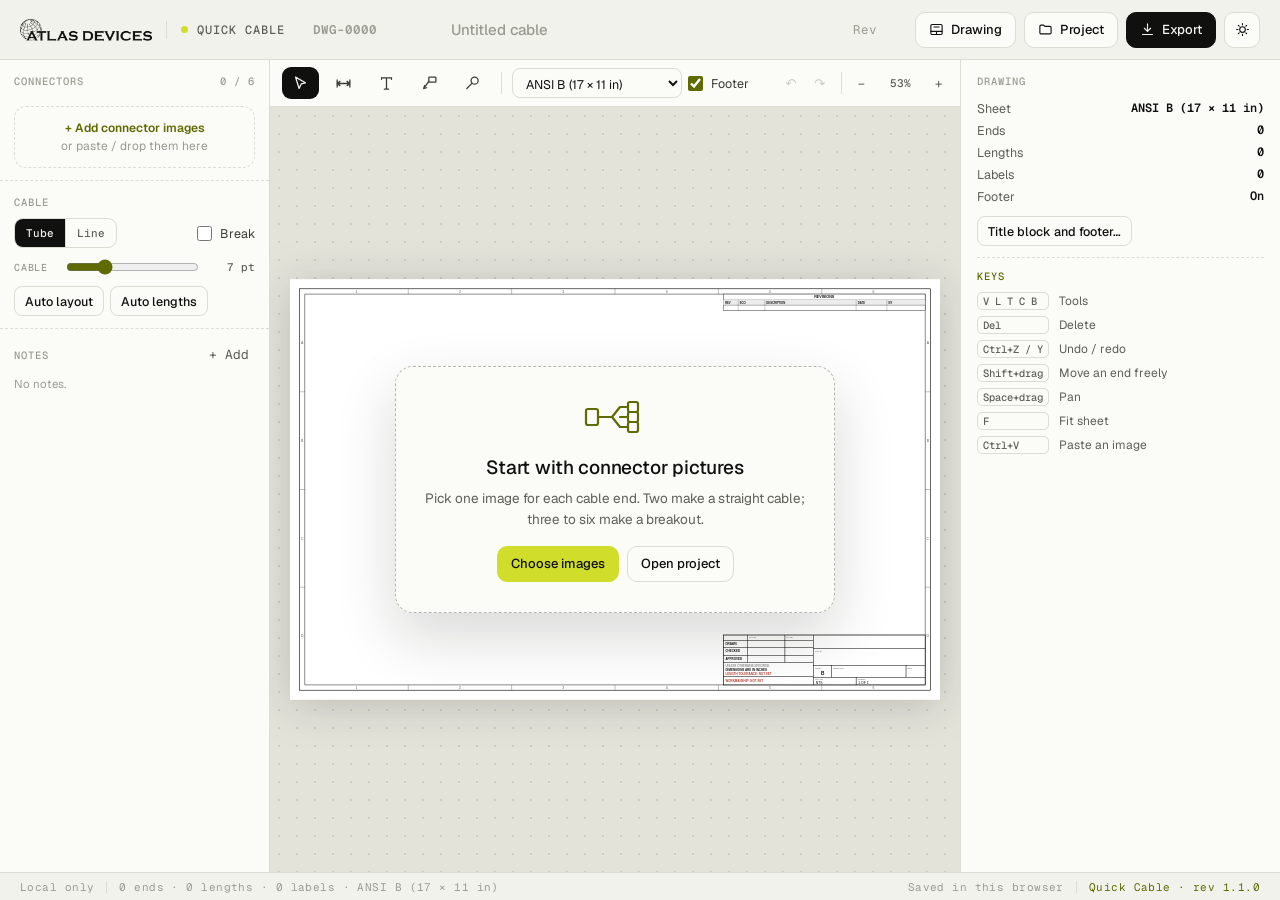
<file: tools/quick-cable/index.html>
<!DOCTYPE html>
<!--
  Quick Cable — Atlas Devices tools
  Scope: a fast, high-level cable drawing. Pick connector images from local
  files (or paste / drop them): each image becomes a cable end, and the tool
  lays out a simple line-art cable for 2 to 6 ends (straight, or a trunk with
  a breakout and branches). Each end also gets a detail view with a caption
  ("Detail A: Input - Connector Type"), and an optional molded Y boot at the
  breakout. Label tools: length dimensions with
  tolerance, text labels, leader callouts, balloons and a notes block.
  Drawing frame, title block and revision block follow the Cable Designer
  format; the title block (footer) can be switched off.
  Export: vector PDF, PNG, SVG. Projects save to .qcable files (JSON with
  the images inside). For full pinouts, wire lists and BOMs use Cable Designer.

  No built-in branding in the drawing: this page is public. The title block
  shows a company name or a logo file the user loads; the logo stays in that
  browser's IndexedDB and is not part of the site or the project file.

  All data stays on this machine: the working drawing autosaves to this
  browser's IndexedDB. The CSP below blocks all network requests; fonts are
  in fonts/ (SIL OFL 1.1) and jsPDF is in vendor/ (MIT).
  Bump REV in js/app.js on each change.
-->
<html lang="en">
<head>
<meta charset="UTF-8">
<meta name="viewport" content="width=device-width, initial-scale=1.0">
<meta http-equiv="Content-Security-Policy" content="default-src 'self'; connect-src 'none'; script-src 'self'; style-src 'self' 'unsafe-inline'; font-src 'self'; img-src 'self' blob: data:; worker-src 'none'; frame-src 'none'; form-action 'none'; base-uri 'none'">
<meta name="referrer" content="no-referrer">
<meta name="robots" content="noindex">
<title>Quick Cable</title>
<meta name="theme-color" content="#0B0C0A">
<link rel="icon" type="image/png" href="../../assets/brand/favicon-64.png">
<style>
  @font-face { font-family: "Geist"; src: url("fonts/Geist-Variable.woff2") format("woff2"); font-weight: 100 900; font-display: swap; }
  @font-face { font-family: "Geist Mono"; src: url("fonts/GeistMono-Variable.woff2") format("woff2"); font-weight: 100 900; font-display: swap; }
  :root {
    --font: "Geist", ui-sans-serif, system-ui, -apple-system, "Segoe UI", sans-serif;
    --mono: "Geist Mono", ui-monospace, "SFMono-Regular", Consolas, monospace;
    --radius-sm: 10px; --lime: #D0DD2B; --on-lime: #10110E;
    --wordmark-src: url("../../assets/brand/wordmark.png");
  }
  [data-theme="light"] {
    --bg: #F3F3EE; --bg2: #ECECE5; --surface: #FBFBF8; --surface2: #F3F3EE;
    --border: #DCDCD3; --text: #10110E; --ink-2: #3A3B35; --text-dim: #5E5F57; --text-faint: #9A9B91;
    --input-bg: #FBFBF8; --hover: #EEEEE7; --sel: rgba(140,152,0,.14);
    --accent-text: #5F6A00; --stage: #E3E3DA; --stage-dot: rgba(16,17,14,.10);
    --shadow-lg: 0 24px 60px rgba(16,17,14,.16); --paper-shadow: 0 10px 40px rgba(16,17,14,.18);
    --green: #3E8A4E; --yellow: #A87A06; --red: #B8402F;
    color-scheme: light;
  }
  [data-theme="dark"] {
    --bg: #0B0C0A; --bg2: #10110E; --surface: #131411; --surface2: #1A1B17;
    --border: #24251F; --text: #ECEDE6; --ink-2: #B9BAB1; --text-dim: #9C9D94; --text-faint: #65665E;
    --input-bg: #10110E; --hover: #1B1C18; --sel: rgba(208,221,43,.10);
    --accent-text: #D0DD2B; --stage: #070806; --stage-dot: rgba(236,237,230,.07);
    --shadow-lg: 0 24px 70px rgba(0,0,0,.55); --paper-shadow: 0 10px 50px rgba(0,0,0,.6);
    --green: #86C98F; --yellow: #E2C14E; --red: #EE7B68;
    color-scheme: dark;
  }
  * { box-sizing: border-box; margin: 0; padding: 0; }
  html, body { height: 100%; }
  body { font-family: var(--font); font-size: 14px; -webkit-font-smoothing: antialiased; background: var(--bg); color: var(--text); display: flex; flex-direction: column; overflow: hidden; }
  ::-webkit-scrollbar { width: 10px; height: 10px; }
  ::-webkit-scrollbar-thumb { background: var(--border); border-radius: 6px; }
  ::selection { background: var(--lime); color: var(--on-lime); }
  :focus-visible { outline: 2px solid var(--accent-text); outline-offset: 2px; }
  [hidden] { display: none !important; }

  /* ===== Top bar ===== */
  .topbar { position: relative; z-index: 30; display: flex; align-items: center; gap: 18px; padding: 0 20px; min-height: 60px; flex-wrap: wrap; background: color-mix(in srgb, var(--bg) 86%, transparent); border-bottom: 1px solid var(--border); }
  a.brand { color: inherit; text-decoration: none; }
  .brand { display: flex; align-items: center; gap: 14px; font-weight: 500; font-size: 17px; flex-shrink: 0; }
  .brand .wordmark { display: none; width: 132px; aspect-ratio: 900 / 152; background: var(--text); -webkit-mask: var(--wordmark-src) center / contain no-repeat; mask: var(--wordmark-src) center / contain no-repeat; }
  .has-wm .brand .wordmark { display: block; }
  .has-wm .brand .wm-text { display: none; }
  .wm-text { font: 600 15px var(--font); letter-spacing: .06em; }
  .wm-text b { font-weight: 400; margin-left: 5px; color: var(--text-dim); }
  .brand .div { width: 1px; height: 18px; background: var(--border); }
  .brand-lbl { display: flex; align-items: center; gap: 9px; font: 500 12px var(--mono); letter-spacing: .08em; text-transform: uppercase; color: var(--text-dim); }
  .pulse { width: 7px; height: 7px; border-radius: 50%; background: var(--lime); animation: brandPulse 2.4s ease-out infinite; flex-shrink: 0; }
  @keyframes brandPulse { 0% { box-shadow: 0 0 0 0 color-mix(in srgb, var(--lime) 70%, transparent); } 70%, 100% { box-shadow: 0 0 0 9px transparent; } }
  .doc-id { display: flex; align-items: center; gap: 8px; flex: 1; min-width: 260px; }
  .doc-id input { border-color: transparent; background: transparent; }
  .doc-id input:hover { border-color: var(--border); }
  .doc-id input:focus { border-color: var(--ink-2); background: var(--input-bg); }
  #dwgNo { width: 130px; font-family: var(--mono); font-size: 12.5px; color: var(--accent-text); font-weight: 600; }
  #dwgRev { width: 64px; font-family: var(--mono); font-size: 12.5px; text-align: center; }
  #dwgTitle { flex: 1; min-width: 120px; max-width: 420px; font-size: 15px; font-weight: 500; }
  .topbar .actions { display: flex; gap: 8px; margin-left: auto; align-items: center; }

  /* ===== Buttons / inputs ===== */
  .btn { border: 1px solid var(--border); background: var(--surface); color: var(--text); font-family: inherit; font-size: 13px; font-weight: 500; height: 36px; padding: 0 13px; border-radius: var(--radius-sm); cursor: pointer; display: inline-flex; align-items: center; gap: 7px; white-space: nowrap; transition: transform .15s, border-color .15s, background-color .15s, color .15s; }
  .btn:hover { border-color: var(--ink-2); transform: translateY(-1px); }
  .btn:disabled { opacity: .45; cursor: default; transform: none; border-color: var(--border); }
  .btn svg { width: 15px; height: 15px; flex-shrink: 0; }
  .btn-icon { width: 36px; padding: 0; justify-content: center; }
  .btn-sm { height: 30px; padding: 0 10px; font-size: 12.5px; border-radius: 8px; }
  .btn-xs { height: 26px; padding: 0 8px; font-size: 12px; border-radius: 7px; }
  .btn-primary, .btn-primary:hover { background: var(--text); color: var(--bg); border: 1px solid var(--text); }
  .btn-primary:hover { background: var(--lime); border-color: var(--lime); color: var(--on-lime); }
  .btn-lime { background: var(--lime); border-color: var(--lime); color: var(--on-lime); }
  .btn-lime:hover { border-color: var(--text); }
  .btn-danger:hover { border-color: var(--red); color: var(--red); background: transparent; }
  .icon-btn { border: none; background: transparent; color: var(--text-dim); cursor: pointer; font-size: 13px; padding: 3px 6px; border-radius: 6px; font-family: inherit; }
  .icon-btn:hover { background: var(--hover); color: var(--text); }
  .icon-btn:disabled { opacity: .3; cursor: default; background: transparent; }
  input, select, textarea { font-family: var(--font); font-size: 13px; color: var(--text); background: var(--input-bg); border: 1px solid var(--border); border-radius: 8px; padding: 6px 9px; outline: none; transition: border .15s; min-width: 0; }
  input, select { height: 32px; }
  textarea { resize: vertical; line-height: 1.5; min-height: 54px; }
  input:focus, select:focus, textarea:focus { border-color: var(--ink-2); }
  input::placeholder, textarea::placeholder { color: var(--text-faint); }
  input[type="checkbox"] { width: 15px; height: 15px; accent-color: var(--accent-text); }
  input[type="range"] { height: 20px; padding: 0; border: none; background: transparent; accent-color: var(--accent-text); }

  /* ===== Menus ===== */
  .menu-wrap { position: relative; }
  .menu { position: absolute; right: 0; top: calc(100% + 6px); z-index: 50; min-width: 280px; background: var(--surface); border: 1px solid var(--border); border-radius: 12px; padding: 6px; box-shadow: var(--shadow-lg); animation: pop .14s ease; }
  .menu button { all: unset; box-sizing: border-box; display: grid; grid-template-columns: 34px 1fr; gap: 2px 10px; width: 100%; padding: 9px 10px; border-radius: 8px; cursor: pointer; font-size: 13px; font-weight: 500; }
  .menu button:hover, .menu button:focus-visible { background: var(--hover); }
  .menu button .ic { grid-row: span 2; color: var(--accent-text); font: 600 11px var(--mono); padding-top: 2px; }
  .menu button small { color: var(--text-faint); font-size: 11.5px; font-weight: 400; }
  .menu hr { border: none; border-top: 1px dashed var(--border); margin: 5px 4px; }

  /* ===== Layout ===== */
  main { flex: 1; min-height: 0; display: grid; grid-template-columns: 270px minmax(0, 1fr) 320px; }
  .panel { min-height: 0; display: flex; flex-direction: column; background: var(--surface); }
  .grp-lbl { font: 500 10.5px var(--mono); letter-spacing: .1em; text-transform: uppercase; color: var(--text-faint); }
  .side { border-right: 1px solid var(--border); overflow-y: auto; }
  .side-sec { padding: 14px 14px 12px; display: flex; flex-direction: column; gap: 9px; }
  .side-sec + .side-sec { border-top: 1px dashed var(--border); }
  .side-sec > .grp-lbl { display: flex; justify-content: space-between; align-items: center; }
  .ends { display: flex; flex-direction: column; gap: 6px; }
  .end-row { display: grid; grid-template-columns: 26px 46px minmax(0, 1fr); gap: 9px; align-items: center; padding: 6px; border-radius: 10px; cursor: pointer; border: 1px solid transparent; }
  .end-row:hover { background: var(--hover); }
  .end-row.on { background: var(--sel); border-color: color-mix(in srgb, var(--accent-text) 40%, transparent); }
  .end-row .lt { width: 24px; height: 24px; border-radius: 50%; display: grid; place-items: center; font: 600 11.5px var(--mono); border: 1.5px solid var(--text-dim); color: var(--text); }
  .end-row img, .end-row .noimg { width: 46px; height: 34px; object-fit: contain; background: #fff; border-radius: 6px; border: 1px solid var(--border); }
  .end-row .noimg { display: grid; place-items: center; font: 500 9px var(--mono); color: #9A9B91; }
  .end-row .cap { font-size: 12.5px; line-height: 1.3; overflow: hidden; }
  .end-row .cap b { font-weight: 500; display: block; white-space: nowrap; overflow: hidden; text-overflow: ellipsis; }
  .end-row .cap span { color: var(--text-faint); font-size: 11.5px; display: block; white-space: nowrap; overflow: hidden; text-overflow: ellipsis; }
  .drop-zone { border: 1.5px dashed var(--border); border-radius: 12px; padding: 12px; text-align: center; font-size: 12px; color: var(--text-faint); line-height: 1.5; cursor: pointer; transition: border-color .15s, color .15s; }
  .drop-zone:hover { border-color: var(--accent-text); color: var(--text-dim); }
  .drop-zone b { color: var(--accent-text); font-weight: 600; }
  .seg { display: inline-flex; border: 1px solid var(--border); border-radius: 9px; overflow: hidden; }
  .seg button { all: unset; cursor: pointer; padding: 0 11px; height: 28px; display: grid; place-items: center; font: 500 11px var(--mono); color: var(--text-dim); border-right: 1px solid var(--border); }
  .seg button:last-child { border-right: none; }
  .seg button:hover { background: var(--hover); color: var(--text); }
  .seg button[aria-pressed="true"] { background: var(--text); color: var(--bg); }
  .row { display: flex; align-items: center; gap: 8px; flex-wrap: wrap; }
  .row .grow { flex: 1; }
  .chk { display: flex; align-items: center; gap: 8px; font-size: 12.5px; color: var(--ink-2); cursor: pointer; }
  .note-row { display: grid; grid-template-columns: 18px 1fr auto; gap: 6px; align-items: start; }
  .note-row > span { font: 600 11.5px var(--mono); color: var(--text-dim); padding-top: 8px; text-align: right; }
  .note-row textarea { min-height: 34px; height: 34px; font-size: 12.5px; padding: 6px 8px; field-sizing: content; height: auto; max-height: 160px; }
  .hint { font-size: 11.5px; color: var(--text-faint); line-height: 1.5; }

  /* Center */
  .center { min-width: 0; min-height: 0; display: flex; flex-direction: column; }
  .tools { display: flex; align-items: center; gap: 6px; padding: 7px 12px; flex-wrap: wrap; border-bottom: 1px solid var(--border); background: var(--surface); }
  .tools .vsep { width: 1px; height: 22px; background: var(--border); margin: 0 4px; }
  .tools .spacer { flex: 1; }
  .tools select { height: 30px; font-size: 12.5px; max-width: 170px; }
  .tool { width: auto; min-width: 32px; height: 32px; padding: 0 9px; display: inline-flex; align-items: center; gap: 6px; border-radius: 9px; cursor: pointer; border: 1px solid transparent; background: transparent; color: var(--ink-2); font: 500 12px var(--font); }
  .tool svg { width: 17px; height: 17px; flex-shrink: 0; }
  .tool:hover { background: var(--hover); color: var(--text); }
  .tool[aria-pressed="true"] { background: var(--text); color: var(--bg); }
  .tool kbd { font: 500 9.5px var(--mono); opacity: .55; }
  #zoomLbl { font: 500 11px var(--mono); color: var(--text-dim); min-width: 46px; text-align: center; cursor: pointer; }
  .stage { position: relative; flex: 1; min-height: 0; overflow: hidden; background-color: var(--stage); background-image: radial-gradient(var(--stage-dot) 1px, transparent 1px); background-size: 18px 18px; touch-action: none; }
  .stage.panning { cursor: grabbing; }
  .stage.placing { cursor: crosshair; }
  #sheetSvg { position: absolute; inset: 0; width: 100%; height: 100%; display: block; user-select: none; }
  #paper { filter: drop-shadow(var(--paper-shadow)); }
  #sheetSvg .k-end, #sheetSvg .k-detail, #sheetSvg .k-label, #sheetSvg .k-notes, #sheetSvg .k-hub { cursor: move; }
  #sheetSvg .k-dim, #sheetSvg .k-cable { cursor: pointer; }
  .stage.placing #sheetSvg * { cursor: crosshair !important; }
  .ovl-sel { fill: rgba(208,221,43,.06); stroke: #9DB000; stroke-width: 1.2; stroke-dasharray: 4 3; pointer-events: none; }
  .handle { fill: #D0DD2B; stroke: #5F6A00; stroke-width: 1; cursor: grab; }
  .snap { fill: none; stroke: #8A9A00; stroke-width: 1.2; pointer-events: none; }
  .snap.hot { fill: #D0DD2B; stroke: #5F6A00; }
  .ghost { stroke: #8A9A00; stroke-width: 1.2; stroke-dasharray: 4 3; fill: none; pointer-events: none; }
  .tip-bar { position: absolute; left: 50%; bottom: 14px; transform: translateX(-50%); background: var(--surface); border: 1px solid var(--border); border-radius: 999px; padding: 7px 14px; font: 500 11.5px var(--mono); color: var(--text-dim); box-shadow: var(--shadow-lg); pointer-events: none; white-space: nowrap; }
  .empty { position: absolute; inset: 0; display: grid; place-items: center; padding: 24px; pointer-events: none; }
  .empty-card { pointer-events: auto; text-align: center; max-width: 440px; padding: 30px 28px; border-radius: 18px; border: 1.5px dashed color-mix(in srgb, var(--text-faint) 70%, transparent); background: color-mix(in srgb, var(--surface) 94%, transparent); box-shadow: var(--shadow-lg); }
  .empty-card .big { width: 64px; height: 40px; margin: 0 auto 14px; color: var(--accent-text); }
  .empty-card h2 { font-size: 19px; font-weight: 500; letter-spacing: -.01em; margin-bottom: 8px; }
  .empty-card p { color: var(--text-dim); line-height: 1.55; font-size: 13.5px; }
  .empty-card .row { justify-content: center; margin-top: 16px; }

  /* Inspector */
  .insp { border-left: 1px solid var(--border); overflow-y: auto; }
  .insp-head { display: flex; align-items: center; justify-content: space-between; padding: 14px 16px 8px; gap: 8px; position: sticky; top: 0; background: var(--surface); z-index: 2; }
  .insp-head .grp-lbl b { color: var(--accent-text); font-weight: 600; }
  .insp-body { padding: 4px 16px 24px; display: flex; flex-direction: column; gap: 11px; }
  .field { display: flex; flex-direction: column; gap: 5px; min-width: 0; }
  .field > label, .field > .lbl { font: 500 10px var(--mono); text-transform: uppercase; letter-spacing: .08em; color: var(--text-faint); }
  .field input:not([type="checkbox"]):not([type="range"]), .field select, .field textarea { width: 100%; }
  .r2 { display: grid; grid-template-columns: repeat(2, minmax(0, 1fr)); gap: 8px; }
  .r3 { display: grid; grid-template-columns: repeat(3, minmax(0, 1fr)); gap: 8px; }
  .sec { border-top: 1px dashed var(--border); padding-top: 11px; display: flex; flex-direction: column; gap: 9px; }
  .sec-h { font: 500 10.5px var(--mono); letter-spacing: .1em; text-transform: uppercase; color: var(--accent-text); }
  .btn-row { display: flex; flex-wrap: wrap; gap: 6px; }
  .thumb { display: block; width: 100%; height: 140px; object-fit: contain; border-radius: 10px; border: 1px solid var(--border); background: #fff; }
  .cap-prev { font: 600 12px var(--font); padding: 8px 10px; border-radius: 8px; background: var(--surface2); border: 1px dashed var(--border); }
  .rng { display: grid; grid-template-columns: 1fr 48px; gap: 8px; align-items: center; }
  .rng output { font: 500 11px var(--mono); color: var(--text-dim); text-align: right; }
  .rng.lbl { grid-template-columns: 44px 1fr 48px; }
  .rng.lbl span { font: 500 10px var(--mono); letter-spacing: .08em; text-transform: uppercase; color: var(--text-faint); }
  .chips { display: flex; flex-wrap: wrap; gap: 5px; }
  .chips button { all: unset; cursor: pointer; font: 500 10.5px var(--mono); padding: 4px 8px; border-radius: 999px; border: 1px solid var(--border); color: var(--text-dim); }
  .chips button:hover { border-color: var(--accent-text); color: var(--text); }
  .stat { display: grid; grid-template-columns: 1fr auto; gap: 5px 10px; font-size: 12.5px; color: var(--text-dim); }
  .stat b { font: 600 12px var(--mono); color: var(--text); text-align: right; }
  .keys { display: grid; grid-template-columns: auto 1fr; gap: 6px 10px; font-size: 12px; color: var(--text-dim); align-items: center; }
  kbd { font: 500 10.5px var(--mono); padding: 1px 5px; border: 1px solid var(--border); border-radius: 5px; color: var(--text-dim); background: var(--surface); }

  /* ===== Modal ===== */
  .overlay { position: fixed; inset: 0; background: color-mix(in srgb, var(--bg) 70%, transparent); backdrop-filter: blur(4px); display: none; align-items: flex-start; justify-content: center; z-index: 100; padding: 5vh 16px; }
  .overlay.open { display: flex; }
  .modal { background: var(--surface); border: 1px solid var(--border); border-radius: 16px; width: 760px; max-width: 100%; max-height: 90vh; overflow-y: auto; box-shadow: var(--shadow-lg); animation: pop .18s ease; }
  @keyframes pop { from { transform: translateY(10px) scale(.98); opacity: 0; } }
  .modal-head { display: flex; align-items: center; padding: 16px 20px; border-bottom: 1px solid var(--border); position: sticky; top: 0; background: var(--surface); z-index: 3; }
  .modal-head h3 { font-size: 15.5px; font-weight: 500; flex: 1; }
  .modal-body { padding: 18px 20px; display: flex; flex-direction: column; gap: 13px; font-size: 13.5px; }
  .modal-foot { display: flex; justify-content: flex-end; gap: 9px; padding: 14px 20px; border-top: 1px dashed var(--border); }
  .modal h4 { font: 500 10.5px var(--mono); letter-spacing: .1em; text-transform: uppercase; color: var(--accent-text); margin-top: 6px; }
  .modal .r4 { display: grid; grid-template-columns: repeat(4, minmax(0, 1fr)); gap: 10px; }
  .hist-tbl { width: 100%; border-collapse: collapse; }
  .hist-tbl th { text-align: left; font: 500 10px var(--mono); letter-spacing: .08em; text-transform: uppercase; color: var(--text-faint); padding: 0 4px 6px; }
  .hist-tbl td { padding: 3px 4px; }
  .hist-tbl input { width: 100%; height: 30px; font-size: 12.5px; }
  .logo-prev { max-height: 40px; max-width: 160px; background: #fff; border-radius: 6px; border: 1px solid var(--border); padding: 3px; }
  body.drag::after { content: "Drop connector images or a .qcable project"; position: fixed; inset: 12px; z-index: 300; display: grid; place-items: center; border: 2px dashed var(--accent-text); border-radius: 16px; background: color-mix(in srgb, var(--bg) 82%, transparent); font: 500 14px var(--mono); color: var(--accent-text); }

  /* ===== Toast / status bar ===== */
  #toasts { position: fixed; bottom: 44px; right: 20px; display: flex; flex-direction: column; gap: 8px; z-index: 200; }
  .toast { background: var(--surface); border: 1px solid var(--border); border-left: 3px solid var(--lime); padding: 11px 16px; border-radius: 10px; font-size: 13px; font-weight: 500; box-shadow: var(--shadow-lg); animation: slidein .25s ease; max-width: 420px; }
  .toast.warn { border-left-color: var(--yellow); }
  .toast.err { border-left-color: var(--red); }
  @keyframes slidein { from { transform: translateX(30px); opacity: 0; } }
  .statusbar { position: relative; z-index: 20; display: flex; align-items: center; gap: 12px; min-height: 28px; padding: 0 20px; border-top: 1px solid var(--border); background: color-mix(in srgb, var(--bg) 86%, transparent); font: 400 11px var(--mono); letter-spacing: .04em; color: var(--text-faint); white-space: nowrap; overflow: hidden; }
  .statusbar > span { flex-shrink: 0; }
  .statusbar #stats, .statusbar #saveStat { flex-shrink: 1; min-width: 0; overflow: hidden; text-overflow: ellipsis; }
  .statusbar .grow { flex: 1; }
  .statusbar .sep { width: 1px; height: 12px; background: var(--border); }
  .statusbar .rev { color: var(--accent-text); }
  .statusbar .warn { color: var(--yellow); }
  @media (max-width: 1500px) { .tool .lbl { display: none; } }
  @media (max-width: 1200px) { main { grid-template-columns: 240px minmax(0, 1fr) 290px; } }
  @media (max-width: 860px) {
    body { overflow: auto; height: auto; }
    main { grid-template-columns: 1fr; }
    .side { border-right: none; border-bottom: 1px solid var(--border); max-height: 320px; }
    .stage { min-height: 62vh; }
    .insp { border-left: none; border-top: 1px solid var(--border); }
    .topbar { padding: 8px 16px; }
    .doc-id { order: 3; flex-basis: 100%; }
    .statusbar { padding: 0 16px; }
    .statusbar .hide-sm { display: none; }
    .modal .r4 { grid-template-columns: 1fr 1fr; }
  }
</style>
</head>
<body>
  <header class="topbar">
    <a class="brand" href="../../" title="Atlas Devices Tools, home">
      <span class="wordmark" role="img" aria-label="Atlas Devices"></span>
      <span class="wm-text">ATLAS<b>DEVICES</b></span>
      <span class="div"></span>
      <div class="brand-lbl"><span class="pulse"></span>Quick Cable</div>
    </a>
    <div class="doc-id">
      <input id="dwgNo" placeholder="DWG-0000" autocomplete="off" spellcheck="false" title="Drawing number" aria-label="Drawing number">
      <input id="dwgTitle" placeholder="Untitled cable" autocomplete="off" title="Drawing title" aria-label="Drawing title">
      <input id="dwgRev" placeholder="Rev" autocomplete="off" spellcheck="false" title="Revision" aria-label="Revision">
    </div>
    <div class="actions">
      <button class="btn" id="drawingBtn" title="Title block, footer and revisions">
        <svg viewBox="0 0 24 24" fill="none" stroke="currentColor" stroke-width="1.8" stroke-linecap="round" stroke-linejoin="round"><rect x="3" y="4" width="18" height="16" rx="2"/><path d="M3 15h18M12 15v5M8 8h8"/></svg>Drawing
      </button>
      <div class="menu-wrap">
        <button class="btn" id="projBtn" aria-haspopup="true" aria-expanded="false">
          <svg viewBox="0 0 24 24" fill="none" stroke="currentColor" stroke-width="1.8" stroke-linecap="round" stroke-linejoin="round"><path d="M3 7a2 2 0 0 1 2-2h4l2 2h8a2 2 0 0 1 2 2v8a2 2 0 0 1-2 2H5a2 2 0 0 1-2-2z"/></svg>Project
        </button>
        <div class="menu" id="projMenu" hidden role="menu">
          <button data-act="save" role="menuitem"><span class="ic">S</span>Save project file<small>.qcable, images inside. Ctrl+S</small></button>
          <button data-act="open" role="menuitem"><span class="ic">O</span>Open project file<small>Replaces the drawing here. Ctrl+O</small></button>
          <hr>
          <button data-act="new" role="menuitem"><span class="ic">+</span>New cable<small>Clears this browser's working copy</small></button>
        </div>
      </div>
      <div class="menu-wrap">
        <button class="btn btn-primary" id="expBtn" aria-haspopup="true" aria-expanded="false">
          <svg viewBox="0 0 24 24" fill="none" stroke="currentColor" stroke-width="1.8" stroke-linecap="round" stroke-linejoin="round"><path d="M12 3v12M7 10l5 5 5-5M4 20h16"/></svg>Export
        </button>
        <div class="menu" id="expMenu" hidden role="menu">
          <button data-act="pdf" role="menuitem"><span class="ic">PDF</span>PDF drawing<small>Vector. Ctrl+P</small></button>
          <button data-act="png" role="menuitem"><span class="ic">PNG</span>PNG image<small>200 dpi</small></button>
          <button data-act="svg" role="menuitem"><span class="ic">SVG</span>SVG drawing<small>Images inside</small></button>
        </div>
      </div>
      <button class="btn btn-icon" id="themeBtn" title="Light / dark theme" aria-label="Toggle color theme">
        <svg viewBox="0 0 24 24" fill="none" stroke="currentColor" stroke-width="1.8" stroke-linecap="round"><circle cx="12" cy="12" r="4.5"/><path d="M12 2.5v2M12 19.5v2M2.5 12h2M19.5 12h2M5.3 5.3l1.4 1.4M17.3 17.3l1.4 1.4M5.3 18.7l1.4-1.4M17.3 6.7l1.4-1.4"/></svg>
      </button>
    </div>
  </header>

  <main>
    <aside class="panel side" aria-label="Cable set-up">
      <div class="side-sec">
        <div class="grp-lbl"><span>Connectors</span><span id="endCount">0 / 6</span></div>
        <div class="ends" id="ends"></div>
        <div class="drop-zone" id="addImgs" role="button" tabindex="0"><b>+ Add connector images</b><br>or paste / drop them here</div>
      </div>
      <div class="side-sec">
        <div class="grp-lbl"><span>Cable</span></div>
        <div class="row">
          <div class="seg" id="styleSeg"><button data-v="tube">Tube</button><button data-v="line">Line</button></div>
          <span class="grow"></span>
          <label class="chk" title="Break mark: not to scale"><input type="checkbox" id="brkChk">Break</label>
        </div>
        <label class="chk" id="bootRow" title="Molded Y boot over the breakout"><input type="checkbox" id="bootChk">Y boot</label>
        <div class="rng lbl" id="bootLRow"><span>Boot</span><input type="range" id="bootL" min="16" max="120" step="2" aria-label="Boot size"><output id="bootLOut"></output></div>
        <div class="rng lbl" id="wRow"><span>Cable</span><input type="range" id="cableW" min="3" max="18" step="1" aria-label="Cable thickness"><output id="cableWOut"></output></div>
        <div class="btn-row">
          <button class="btn btn-sm" id="autoBtn" title="Put ends and breakout back in auto places">Auto layout</button>
          <button class="btn btn-sm" id="autoDimBtn" title="Replace length dimensions with the default set">Auto lengths</button>
        </div>
      </div>
      <div class="side-sec">
        <div class="grp-lbl"><span>Notes</span><button class="icon-btn" id="addNote" title="Add a note">+ Add</button></div>
        <div id="notes" class="ends"></div>
      </div>
    </aside>

    <section class="center">
      <div class="tools" role="toolbar" aria-label="Drawing tools">
        <button class="tool" data-tool="select" title="Select and move (V)"><svg viewBox="0 0 24 24" fill="none" stroke="currentColor" stroke-width="1.8" stroke-linejoin="round"><path d="M5 3l14 8-6 1.6L10 19z"/></svg><span class="lbl">Select</span></button>
        <button class="tool" data-tool="dim" title="Length: click two points (L)"><svg viewBox="0 0 24 24" fill="none" stroke="currentColor" stroke-width="1.8" stroke-linecap="round" stroke-linejoin="round"><path d="M3 7v10M21 7v10M3 12h18M7 9l-4 3 4 3M17 9l4 3-4 3"/></svg><span class="lbl">Length</span></button>
        <button class="tool" data-tool="text" title="Text label (T)"><svg viewBox="0 0 24 24" fill="none" stroke="currentColor" stroke-width="1.8" stroke-linecap="round"><path d="M5 6V4h14v2M12 4v16M9 20h6"/></svg><span class="lbl">Text</span></button>
        <button class="tool" data-tool="callout" title="Callout: click the point, then place the box (C)"><svg viewBox="0 0 24 24" fill="none" stroke="currentColor" stroke-width="1.8" stroke-linecap="round" stroke-linejoin="round"><rect x="11" y="3" width="10" height="7" rx="1"/><path d="M11 9L4 19"/><path d="M4 19l1-4M4 19l4-1"/></svg><span class="lbl">Callout</span></button>
        <button class="tool" data-tool="balloon" title="Balloon: click the point, then place the balloon (B)"><svg viewBox="0 0 24 24" fill="none" stroke="currentColor" stroke-width="1.8" stroke-linecap="round"><circle cx="15" cy="8" r="5"/><path d="M11.5 11.5L4 19"/></svg><span class="lbl">Balloon</span></button>
        <span class="vsep"></span>
        <select id="sheetSel" title="Sheet size" aria-label="Sheet size"></select>
        <label class="chk" title="Title block at the foot of the sheet"><input type="checkbox" id="footerChk">Footer</label>
        <span class="spacer"></span>
        <button class="icon-btn" id="undoBtn" title="Undo (Ctrl+Z)">↶</button>
        <button class="icon-btn" id="redoBtn" title="Redo (Ctrl+Y)">↷</button>
        <span class="vsep"></span>
        <button class="icon-btn" id="zoomOut" title="Zoom out">−</button>
        <span id="zoomLbl" title="Fit sheet (F)">100%</span>
        <button class="icon-btn" id="zoomIn" title="Zoom in">+</button>
      </div>
      <div class="stage" id="stage">
        <svg id="sheetSvg" xmlns="http://www.w3.org/2000/svg" font-family="Arial, Helvetica, sans-serif" fill="#111111">
          <g id="paper"></g><g id="ovl"></g>
        </svg>
        <div class="empty" id="empty" hidden>
          <div class="empty-card">
            <svg class="big" viewBox="0 0 64 40" fill="none" stroke="currentColor" stroke-width="2.2" stroke-linecap="round" stroke-linejoin="round"><rect x="3" y="12" width="12" height="16" rx="2"/><path d="M15 20h14l8-10h8M37 20h8M29 20l8 10h8"/><rect x="45" y="5" width="10" height="10" rx="2"/><rect x="45" y="15" width="10" height="10" rx="2"/><rect x="45" y="25" width="10" height="10" rx="2"/></svg>
            <h2>Start with connector pictures</h2>
            <p>Pick one image for each cable end. Two make a straight cable; three to six make a breakout.</p>
            <div class="row"><button class="btn btn-lime" id="emptyAdd">Choose images</button><button class="btn" id="emptyOpen">Open project</button></div>
          </div>
        </div>
        <div class="tip-bar" id="tipBar" hidden></div>
      </div>
    </section>

    <aside class="panel insp" aria-label="Properties">
      <div class="insp-head"><span class="grp-lbl" id="inspTitle">Drawing</span><button class="icon-btn" id="inspDel" title="Delete (Del)" hidden>Delete</button></div>
      <div class="insp-body" id="inspBody"></div>
    </aside>
  </main>

  <div class="overlay" id="overlay">
    <div class="modal" id="modal" role="dialog" aria-modal="true" aria-labelledby="modalTitle">
      <div class="modal-head"><h3 id="modalTitle"></h3><button class="icon-btn" id="modalX" style="font-size:17px" aria-label="Close">✕</button></div>
      <div class="modal-body" id="modalBody"></div>
      <div class="modal-foot" id="modalFoot"></div>
    </div>
  </div>

  <footer class="statusbar">
    <span title="This page has no network access. The drawing stays in this browser until you export or save a project file.">Local only</span>
    <span class="sep hide-sm"></span>
    <span id="stats"></span>
    <span class="grow"></span>
    <span class="hide-sm" id="saveStat"></span>
    <span class="sep hide-sm"></span>
    <span class="rev" id="rev"></span>
  </footer>

  <input type="file" id="imgFile" accept="image/png,image/jpeg,image/webp,image/gif,image/bmp,image/svg+xml" multiple hidden>
  <input type="file" id="oneImgFile" accept="image/png,image/jpeg,image/webp,image/gif,image/bmp,image/svg+xml" hidden>
  <input type="file" id="projFile" accept=".qcable,.json" hidden>
  <input type="file" id="logoFile" accept="image/png,image/jpeg,image/webp,image/svg+xml" hidden>
  <div id="toasts"></div>

  <script src="vendor/jspdf.umd.min.js"></script>
  <script src="js/draw.js"></script>
  <script src="js/out.js"></script>
  <script src="js/app.js"></script>
</body>
</html>
</file>
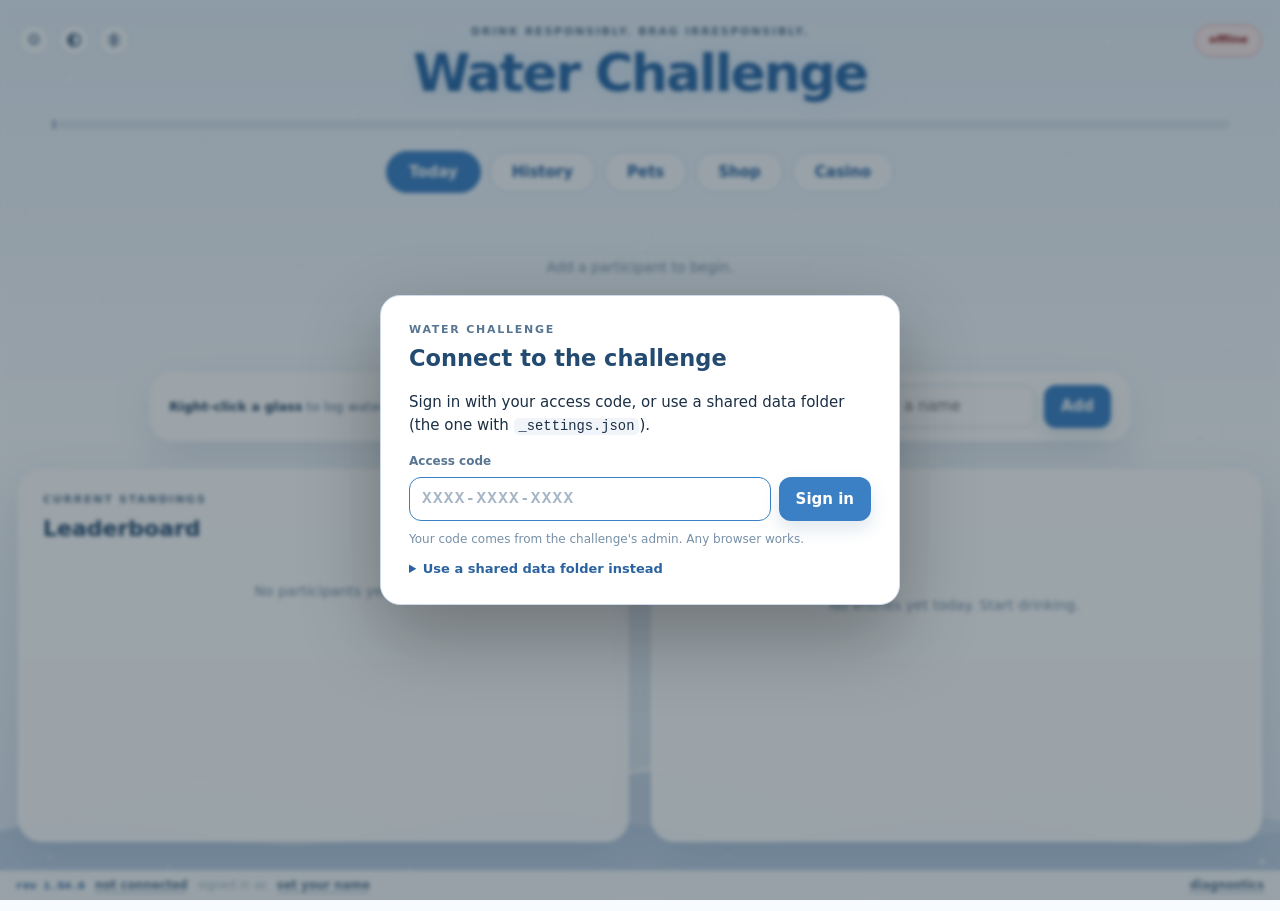
<file: tools/water-challenge/index.html>
<!DOCTYPE html>
<!--
  Water Challenge (web) - Atlas Devices tools
  Scope: a team water-tracking game.
  Each person's glass fills toward a personal daily goal set from their own history;
  reaching it rolls a pet, passing twice the goal drowns one. Leaderboard, streaks,
  time away, a team year target, a season history and pet collections.
  Data lives in one of two places, never on this site:
  - the cloud (rev 1.38.0): the Worker in cloud/ (a Cloudflare Durable Object), reached
    with a personal access code; any browser works. The code is kept in this browser.
  - a shared fileshare folder (one UTF-16 JSON per person plus _settings.json), through
    the File System Access API (Chrome/Edge); the folder handle is kept in this browser.
  The CSP below lets scripts fetch this site's own files (the update check) and
  *.workers.dev (the cloud, and the bottle relay). Bump REV in js/config.js on each change.
-->
<html lang="en">
<head>
<meta charset="UTF-8">
<meta name="viewport" content="width=device-width, initial-scale=1.0">
<meta http-equiv="Content-Security-Policy" content="default-src 'self'; connect-src 'self' https://*.workers.dev wss://*.workers.dev; script-src 'self'; style-src 'self' 'unsafe-inline'; img-src 'self' data: blob:; font-src 'self'; worker-src 'none'; frame-src 'none'; form-action 'none'; base-uri 'none'">
<meta name="referrer" content="no-referrer">
<meta name="robots" content="noindex">
<title>Water Challenge</title>
<meta name="theme-color" content="#dff3ff" media="(prefers-color-scheme: light)">
<meta name="theme-color" content="#07131f" media="(prefers-color-scheme: dark)">
<link rel="icon" href="img/app-icon.ico">
<link rel="stylesheet" href="app.css">
<script src="js/guard.js"></script>
<script type="module" src="js/app.js"></script>
</head>
<body>
<div class="shell"><div class="wrap">

  <header class="page-header">
    <div class="hdr-left">
      <button type="button" id="cog" class="icon-btn" title="Challenge settings" aria-expanded="false" aria-controls="settingsPanel">&#9881;</button>
      <button type="button" id="themeBtn" class="icon-btn theme-btn" aria-label="Theme"><span aria-hidden="true"></span></button>
      <button type="button" id="seasonBtn" class="icon-btn season-btn" aria-label="Seasonal theme"></button>
    </div>
    <div class="hdr-mid">
      <p class="eyebrow" id="appTagline">Drink responsibly. Brag irresponsibly.</p>
      <h1 id="appTitle">Water Challenge</h1>
    </div>
    <div class="hdr-right"><span id="syncPill" class="sync-pill bad">offline</span></div>

    <div id="settingsPanel" class="settings-panel" hidden role="dialog" aria-labelledby="spHead">
      <div class="sp-top"><h2 id="spHead">Settings</h2>
        <button type="button" id="spClose" class="sp-x" title="Close (Esc)" aria-label="Close settings">&times;</button></div>
      <div class="sp-grid">
        <details class="sp-card" data-card="challenge" open>
          <summary>Challenge</summary>
          <label class="field-label" for="titleVal">Title</label>
          <input id="titleVal" class="txt sp-wide" type="text" maxlength="40" spellcheck="false" placeholder="Water Challenge">
          <label class="field-label" for="taglineVal">Tagline</label>
          <input id="taglineVal" class="txt sp-wide" type="text" maxlength="80" placeholder="Drink responsibly. Brag irresponsibly.">
          <p class="hint">Shown at the top of the page for everyone in this challenge.</p>
        </details>
        <details class="sp-card" data-card="goals" open>
          <summary>Goals</summary>
          <div class="sp-pair">
            <div><label class="field-label" for="goalVal">Default daily goal</label>
              <input id="goalVal" class="txt amount" type="text" inputmode="decimal"><span class="unit">fl oz</span></div>
            <div><label class="field-label" for="annualVal">Yearly goal per person</label>
              <input id="annualVal" class="txt amount wide" type="text" inputmode="numeric"><span class="unit">fl oz</span></div>
          </div>
          <div class="sp-pair">
            <div><label class="field-label" for="startVal">Challenge started</label>
              <input id="startVal" class="txt date" type="text" placeholder="YYYY-MM-DD"></div>
            <div><label class="field-label" for="idleVal">Streak grace</label>
              <input id="idleVal" class="txt amount narrow" type="text" inputmode="numeric"><span class="unit">days</span></div>
          </div>
          <p class="hint">Each person's goal comes from their last 30 days; the default covers new people.
            The cap is 2&times; the goal: reach the goal to win the day, pass the cap and a pet drowns.
            Changes never alter past days.</p>
        </details>
        <details class="sp-card" data-card="events">
          <summary>Events</summary>
          <p class="hint">Holiday colours, background and hats, from the first day to the last, each year.
            Dates are MM-DD; leave one blank for the default.</p>
          <div id="eventList" class="ev-list"></div>
        </details>
        <details class="sp-card" data-card="hats">
          <summary>Personal hats</summary>
          <p class="hint">Worn whenever the pet has no crown, jester or holiday hat on.</p>
          <div id="hatList" class="ev-list"></div>
        </details>
        <details class="sp-card" data-card="prices">
          <summary>Shop prices</summary>
          <p class="hint">Leave a box blank for the usual price. A new price counts from the next purchase; nothing already bought changes.</p>
          <div id="priceList" class="price-list"></div>
          <button type="button" id="priceReset" class="btn muted small">Back to the usual prices</button>
        </details>
        <details class="sp-card" data-card="roster">
          <summary>Roster <b id="rosterCount" class="sp-count"></b></summary>
          <p class="hint">Away hides a glass and pauses streaks and the year target.</p>
          <div id="rosterList" class="roster"></div>
        </details>
        <details class="sp-card" data-card="pets">
          <summary>Pet art</summary>
          <p class="hint" id="petArtNote">Redraw the pets, the crown and the jester hat.</p>
          <a class="btn muted btn-link" id="studioLink" href="studio/" target="_blank" rel="noopener">Open Pet Studio &#8599;</a>
        </details>
        <details class="sp-card" data-card="codes" id="codesCard" hidden>
          <summary>Access codes <b id="codesCount" class="sp-count"></b></summary>
          <div id="codeList" class="code-list"></div>
          <div class="sp-pair">
            <div><label class="field-label" for="ncUser">Sign-in name</label>
              <input id="ncUser" class="txt sp-wide" type="text" maxlength="60" list="ncUsers" spellcheck="false" autocomplete="off" placeholder="their username">
              <datalist id="ncUsers"></datalist></div>
            <div><label class="field-label" for="ncGlass">Their glass</label>
              <select id="ncGlass" class="txt sp-wide"></select></div>
          </div>
          <div class="bottle-row">
            <label class="chk"><input type="checkbox" id="ncAdmin"> Admin</label>
            <label class="chk"><input type="checkbox" id="ncArt"> Pet art</label>
            <span class="sb-grow"></span>
            <button type="button" id="ncMake" class="btn primary">Make code</button>
          </div>
          <div id="ncOut" class="code-out" hidden>
            <code id="ncCode"></code>
            <button type="button" id="ncCopy" class="btn muted small">Copy link</button>
            <p class="hint">Shown once. Send it to them yourself; the link signs them in.</p>
          </div>
        </details>
        <details class="sp-card" data-card="cloud" id="cloudCard" hidden>
          <summary>Cloud data</summary>
          <p class="hint" id="cloudNote"></p>
          <div class="bottle-row">
            <button type="button" id="cdImportDir" class="btn muted" title="Copy a shared data folder into the cloud, then mark that folder as moved">Import from folder&hellip;</button>
            <button type="button" id="cdImportFile" class="btn muted">Import backup file&hellip;</button>
            <input type="file" id="cdFile" accept=".json,application/json" hidden>
          </div>
          <div class="bottle-row">
            <button type="button" id="cdBackupNow" class="btn muted">Back up now</button>
            <button type="button" id="cdDownload" class="btn muted">Download all</button>
          </div>
          <div id="cdBackups" class="mini-list"></div>
          <div id="cdRemoved" class="mini-list"></div>
        </details>
        <details class="sp-card" data-card="bottle" id="bottleBox" hidden>
          <summary>Bottle sync</summary>
          <p class="hint" id="bottleNote"></p>
          <label class="field-label" for="bRelay">Relay address</label>
          <input id="bRelay" class="txt sp-wide" type="url" placeholder="https://hidrate-relay.you.workers.dev" spellcheck="false" autocomplete="off">
          <label class="field-label" for="bKey">Relay key</label>
          <div class="bottle-row"><input id="bKey" class="txt sp-wide" type="password" spellcheck="false" autocomplete="off">
            <button type="button" id="bNewKey" class="btn muted" title="Make a new random key to paste into the Worker's RELAY_KEY secret">New key</button></div>
          <div class="bottle-row"><button type="button" id="bSaveRelay" class="btn muted">Save relay</button>
            <button type="button" id="bTest" class="btn muted">Test</button>
            <a class="btn muted btn-link" href="bottle/hidrate-worker.js" target="_blank" rel="noopener" title="The Worker code, with the set-up steps at the top">Relay set-up &#8599;</a></div>
          <div id="bOut">
            <label class="field-label" for="bEmail">Hidrate sign-in</label>
            <input id="bEmail" class="txt sp-wide" type="email" placeholder="email" autocomplete="username">
            <input id="bPass" class="txt sp-wide" type="password" placeholder="password (not kept)" autocomplete="current-password">
            <button type="button" id="bSignIn" class="btn primary">Sign in</button>
          </div>
          <div id="bIn" class="bottle-row" hidden><span class="hint" id="bWho"></span>
            <button type="button" id="bSignOut" class="btn muted">Sign out</button>
            <button type="button" id="bSyncNow" class="btn primary">Sync now</button></div>
        </details>
      </div>
      <div class="sp-foot" id="spFoot"><span class="hint">Challenge, Goals, Events, hats and prices are shared with everyone in this challenge.</span>
        <button type="button" id="applySettings" class="btn primary">Save</button></div>
    </div>
  </header>

  <div id="updateBanner" class="banner update" hidden><span>New version (<span id="updateRev"></span>) is out.</span>
    <button type="button" id="updateBtn" class="btn primary small">Reload</button>
    <ul id="updateNotes" class="update-notes" hidden></ul></div>
  <div id="banner" class="banner" hidden></div>
  <div id="staleBanner" class="banner warn" hidden></div>
  <div id="eventBanner" class="banner event" hidden></div>

  <div class="tb-track" id="teamBar" role="img">
    <span class="tb-fill" id="tbFill"></span>
    <span class="tb-pace" id="tbPace"></span>
  </div>

  <nav class="tabs" role="tablist">
    <button type="button" id="tab-today" class="tab" role="tab" aria-selected="true">Today</button>
    <button type="button" id="tab-history" class="tab" role="tab" aria-selected="false">History</button>
    <button type="button" id="tab-pets" class="tab" role="tab" aria-selected="false">Pets</button>
    <button type="button" id="tab-shop" class="tab" role="tab" aria-selected="false">Shop</button>
    <button type="button" id="tab-casino" class="tab" role="tab" aria-selected="false">Casino</button>
  </nav>

  <main>
    <section id="view-today">
      <div id="glasses" class="glasses-grid"></div>

      <p id="msg" class="status-message" role="status" aria-live="polite"></p>

      <div class="control-panel slim">
        <p class="pour-hint"><b>Right-click a glass</b> to log water <span class="dim">(press and hold on touch)</span></p>
        <button type="button" id="quickPour" class="btn primary quick" hidden></button>
        <button type="button" id="msgBtn" class="btn muted msg-btn" hidden title="Leave a message over your pet"><svg viewBox="0 0 16 16" aria-hidden="true"><path d="M3 3h10a2 2 0 0 1 2 2v5a2 2 0 0 1-2 2H8l-3.2 2.4V12H3a2 2 0 0 1-2-2V5a2 2 0 0 1 2-2z" fill="currentColor"/></svg>Message</button>
        <button type="button" id="bottleSync" class="btn muted" hidden title="Pull today's sips from your HidrateSpark bottle">Sync bottle</button>
        <div class="newp">
          <label class="field-label" for="pname">New participant</label>
          <input id="pname" class="txt pname" type="text" placeholder="Enter a name" autocomplete="off">
          <button type="button" id="addP" class="btn primary">Add</button>
        </div>
      </div>

      <div class="dashboard-grid">
        <div class="panel">
          <div class="panel-heading">
            <strong id="leaderBadge" class="leader-badge">&nbsp;</strong>
            <p class="eyebrow">Current standings</p>
            <h2>Leaderboard</h2>
          </div>
          <ol id="leaderboard" class="lb-list"></ol>
        </div>
        <div class="panel">
          <div class="panel-heading">
            <p class="eyebrow">Latest pours</p>
            <h2>Recent activity</h2>
          </div>
          <ul id="activity" class="activity-list"></ul>
        </div>
      </div>
    </section>

    <section id="view-history" hidden>
      <div class="panel full">
        <div class="panel-heading"><p class="eyebrow">Previous results</p><h2>History</h2></div>
        <div id="history" class="history-wrap"></div>
      </div>
    </section>

    <section id="view-pets" hidden>
      <div id="pets"></div>
    </section>

    <section id="view-shop" hidden>
      <div id="shopMain">
        <div class="shop-head">
          <div class="panel shop-top">
            <div class="panel-heading"><p class="eyebrow">1 token per goal day &middot; 5 per day over the cap</p><h2>Token shop</h2></div>
            <p id="shopBalance" class="shop-balance"></p>
          </div>
          <div id="shopReroll" class="panel shop-reroll">
            <div class="panel-heading"><p class="eyebrow" id="rerollEyebrow">1 token &middot; once a day</p><h2>Reroll today's pet</h2></div>
            <div id="rerollBox"></div>
          </div>
        </div>
        <div id="shopGrid" class="shop-grid">
            <div class="panel shop-buy">
              <div class="panel-heading"><p class="eyebrow">Repeats give shards &middot; Combine 3 into 1 of the next tier</p><h2>Shards</h2></div>
              <div id="shardBar" class="shard-bar"></div>
              <div id="buyPens" class="pen-tabs" hidden></div>
              <div id="buyGrid" class="buy-grid"></div>
            </div>
        </div>
        <div id="styleShop" class="panel shop-style" hidden>
          <div class="panel-heading"><h2>Style shop</h2></div>
          <p id="styleBal" class="style-bal"></p>
          <div class="style-wrap">
            <div class="style-room"><canvas id="styleCv" aria-label="Fitting room: your pet in a glass with what you are trying on"></canvas>
              <span class="style-tag">fitting room</span></div>
            <div class="style-side">
              <div id="styleTabs" class="pen-tabs style-tabs" role="tablist"></div>
              <p id="styleNote" class="hint"></p>
              <div id="styleItems" class="style-items"></div>
              <div id="styleAct" class="style-act"></div>
            </div>
          </div>
        </div>
        <div id="hatShop" class="panel shop-hats" hidden>
          <div class="panel-heading"><p class="eyebrow">Something for the top of the head</p><h2>Hat shop</h2></div>
          <p id="hatBal" class="style-bal"></p>
          <div class="hat-wrap">
            <div class="style-room hat-room"><canvas id="hatCv" aria-label="Close-up: your pet wearing the hat you picked"></canvas>
              <span class="style-tag">close-up</span></div>
            <div class="hat-side">
              <div id="hatGrid" class="hat-grid"></div>
              <div id="hatAct" class="style-act"></div>
            </div>
          </div>
        </div>
      </div>
    </section>

    <section id="view-casino" hidden>
      <div class="panel shop-top">
        <div class="panel-heading"><p class="eyebrow">Tokens and shells. Mind your pets.</p><h2>Casino</h2></div>
        <p id="casinoBalance" class="shop-balance"></p>
      </div>
      <div id="casinoGrid" class="casino-grid">
        <div class="panel casino-race">
          <div class="panel-heading"><p class="eyebrow">Six pets. One finish line.</p><h2>Pet races</h2></div>
          <div id="racePets" class="race-pets"></div>
          <div id="raceBody">
            <div id="raceCard" class="race-card"></div>
            <div id="duelRow" class="duel-row" hidden></div>
            <div id="raceWrap" class="race-wrap"><canvas id="raceCanvas" aria-label="The race track"></canvas></div>
            <div id="raceResult" class="race-result" role="status" hidden></div>
            <div id="raceField" class="race-field"></div>
            <div class="plinko-mode" id="raceBet">
              <span class="seg-group" role="group" aria-label="What to stake"><button type="button" class="seg" data-cur="shell"><span class="shellico sm"></span>Shells</button><button type="button" class="seg" data-cur="token"><span class="coin sm"></span>Tokens</button></span>
              <span class="seg-group" id="raceStakes" role="group" aria-label="Shells staked"></span>
            </div>
            <div class="plinko-go"><button type="button" id="raceGo" class="btn primary">Race</button>
              <span id="raceNote" class="hint"></span></div>
            <ul id="raceFeed" class="plinko-feed"></ul>
          </div>
        </div>
        <div class="casino-side">
        <div class="panel shop-plinko">
          <div class="panel-heading"><p class="eyebrow" id="plinkoEyebrow">1 token per drop</p><h2>Plinko</h2></div>
          <p class="hint">Each peg is a 50/50 bounce. The slot sets the rarity, and you win any pet of that rarity; one you have alive gives a shard.
            The centre cup is the Community Chest: your token goes in, with a 5% chance to win everything in it.
            Drop shells instead and the cup multiplies them.</p>
          <p id="plinkoOdds" class="plinko-odds"></p>
          <p id="chestPot" class="chest-pot"></p>
          <div id="plinkoWrap" class="plinko-wrap"><canvas id="plinkoCanvas"></canvas></div>
          <div class="plinko-mode" id="plinkoMode">
            <span class="seg-group" role="group" aria-label="What to drop"><button type="button" class="seg" data-mode="token"><span class="coin sm"></span>Tokens</button><button type="button" class="seg" data-mode="shell"><span class="shellico sm"></span>Shells</button></span>
            <span class="seg-group" id="plinkoBets" role="group" aria-label="Shells per drop" hidden></span>
          </div>
          <div class="plinko-go"><button type="button" id="plinkoDrop" class="btn primary">Drop a token</button>
            <span id="plinkoNote" class="hint"></span></div>
          <ul id="plinkoFeed" class="plinko-feed"></ul>
        </div>
        <div class="panel casino-bj">
          <div class="panel-heading"><p class="eyebrow">Dealer stands on 17. Blackjack pays 3 to 2.</p><h2>Blackjack</h2></div>
          <div class="bj-table">
            <div class="bj-row"><span class="bj-who">Dealer <b id="bjDTot"></b></span><div id="bjDealer" class="bj-cards"></div></div>
            <div id="bjMsg" class="bj-msg" role="status"></div>
            <div class="bj-row"><span class="bj-who">You <b id="bjPTot"></b></span><div id="bjPlayer" class="bj-cards"></div></div>
          </div>
          <div class="plinko-mode"><span class="seg-group" id="bjStakes" role="group" aria-label="Shells staked"></span></div>
          <div class="plinko-go bj-acts" id="bjActs">
            <button type="button" class="btn primary" data-bj="deal" id="bjDeal">Deal</button>
            <button type="button" class="btn primary" data-bj="hit" hidden>Hit</button>
            <button type="button" class="btn bj-stand" data-bj="stand" hidden>Stand</button>
            <button type="button" class="btn bj-double" data-bj="double" hidden>Double</button>
            <span id="bjNote" class="hint"></span></div>
          <ul id="bjFeed" class="plinko-feed"></ul>
        </div>
        </div>
      </div>
    </section>
  </main>
</div></div>

<!-- live 1v1 races: the prompt for a challenged player, and the race for everyone -->
<div id="duelAsk" class="duel-ask" role="dialog" aria-label="A race challenge" hidden></div>
<div id="duelStage" class="duel-stage" role="dialog" aria-label="A live race" hidden>
  <div class="duel-card">
    <button type="button" id="duelClose" class="duel-x" aria-label="Close">&times;</button>
    <p class="eyebrow">Live race</p>
    <h2 id="duelTitle"></h2>
    <div id="duelWrap" class="race-wrap"><canvas id="duelCanvas" aria-label="The race"></canvas></div>
    <p id="duelResult" class="duel-result" role="status"></p>
  </div>
</div>

<footer class="statusbar">
  <span class="rev" id="revLabel"></span>
  <button type="button" class="sb-link" id="sbFolder" title="Where the data is (click to reconnect, sign out or change)">not connected</button>
  <span class="sb-sep">signed in as</span>
  <button type="button" class="sb-link" id="sbMe" title="Name stamped on what you log (click to change)">set your name</button>
  <span class="sb-grow"></span>
  <button type="button" class="sb-link" id="sbDiag">diagnostics</button>
</footer>

<!-- connect gate -->
<div id="gate" class="gate" hidden>
  <div class="gate-box">
    <button type="button" id="gateClose" class="report-x" title="Close" hidden>&times;</button>
    <p class="eyebrow">Water Challenge</p>
    <h2 id="gateTitle">Connect to the challenge</h2>
    <p id="gateMsg"></p>
    <form id="codeForm" class="gate-code" autocomplete="off">
      <label class="field-label" for="codeIn">Access code</label>
      <div class="code-row">
        <input id="codeIn" class="txt code-in" type="text" placeholder="XXXX-XXXX-XXXX" spellcheck="false" autocapitalize="characters" maxlength="40">
        <button type="submit" id="codeGo" class="btn primary">Sign in</button>
      </div>
      <div id="urlRow" hidden>
        <label class="field-label" for="urlIn">Cloud address</label>
        <input id="urlIn" class="txt code-url" type="url" placeholder="https://water-cloud.you.workers.dev" spellcheck="false">
      </div>
    </form>
    <div class="gate-actions" id="gateCloudActs" hidden>
      <button type="button" id="gateRetry" class="btn primary" hidden>Try again</button>
      <button type="button" id="gateSignOut" class="btn muted" hidden>Sign out of this browser</button>
    </div>
    <p id="gateWarn" class="gate-warn" hidden></p>
    <p class="hint" id="gateCodeHint">Your code comes from the challenge's admin. Any browser works.</p>
    <details class="gate-setup" id="gateFolder"><summary>Use a shared data folder instead</summary>
      <p class="hint">Chrome or Edge only. The data stays on the share. If asked, choose <b>Allow on every visit</b>.</p>
      <div class="gate-actions">
        <button type="button" id="gateReconnect" class="btn primary" hidden>Reconnect</button>
        <button type="button" id="gatePick" class="btn muted">Choose data folder</button>
      </div>
      <ol>
        <li>Make an empty folder on a share everyone can reach.</li>
        <li>Open this page in Chrome or Edge, choose that folder and allow access.</li>
        <li>Pick your name, then add your people and goals with the gear.</li>
        <li>Send everyone this link. They choose the same folder.</li>
      </ol>
    </details>
    <details id="gateDetails" hidden><summary>What happened</summary><pre id="gateTrail" class="trail"></pre></details>
  </div>
</div>

<!-- identity -->
<dialog id="whoDialog" class="dlg">
  <form method="dialog">
    <h3>Who are you?</h3>
    <p class="hint">Your Windows username goes on every pour you log.</p>
    <div id="whoList" class="who-list"></div>
    <input id="whoInput" class="txt" type="text" autocomplete="username" spellcheck="false" placeholder="Not listed? Type it" required>
    <p id="whoWarn" class="who-warn" hidden></p>
    <label class="field-label who-mine" for="whoMine">Your glass</label>
    <select id="whoMine" class="txt"></select>
    <p class="hint">Adds a one-click pour for you and opens the shop on you.</p>
    <div class="dlg-actions">
      <button value="cancel" id="whoCancel" class="btn muted" formnovalidate>Cancel</button>
      <button value="ok" class="btn primary">Save</button>
    </div>
  </form>
</dialog>

<!-- confirm -->
<dialog id="msgDialog" class="dlg">
  <form method="dialog" id="msgForm">
    <h3>Your message</h3>
    <p class="hint">It floats over your pet for everyone to read.</p>
    <div class="msg-box">
      <textarea id="msgText" class="txt" rows="3" maxlength="140" spellcheck="true" aria-describedby="msgCount"></textarea>
      <span id="msgCount" class="msg-count" aria-live="polite">0 / 140</span>
    </div>
    <div class="dlg-actions">
      <button value="clear" id="msgClear" class="btn muted msg-clear">Take it down</button>
      <button value="cancel" class="btn muted">Cancel</button>
      <button value="post" id="msgPost" class="btn primary">Post</button>
    </div>
  </form>
</dialog>

<dialog id="confirmDialog" class="dlg">
  <form method="dialog">
    <h3 id="confirmTitle"></h3>
    <p id="confirmText" class="hint"></p>
    <div class="dlg-actions">
      <button value="cancel" class="btn muted">Cancel</button>
      <button value="ok" id="confirmOk" class="btn danger">OK</button>
    </div>
  </form>
</dialog>

<!-- reports: diagnostics and streak audit -->
<div id="report" class="report" hidden>
  <div class="report-box" role="dialog" aria-modal="true" aria-labelledby="reportTitle">
    <div class="report-head"><span id="reportTitle"></span>
      <button type="button" class="report-x" title="Close (Esc)">&times;</button></div>
    <div id="reportBody" class="report-body"></div>
  </div>
</div>

<!-- radial pour menu -->
<div id="radial" class="radial" hidden>
  <div class="rad-disc"></div>
  <div id="radRing"></div>
  <form id="radCore" class="rad-core" autocomplete="off">
    <span id="radWho" class="rad-who"></span>
    <input id="radAmt" type="text" inputmode="decimal" aria-label="Custom amount in fl oz">
    <span class="rad-unit">fl oz</span>
    <span id="radTotal" class="rad-total"></span>
    <button type="submit" class="rad-go">Add</button>
  </form>
</div>

<!-- pet unlock -->
<div id="unlock" class="unlock" hidden>
  <div id="ulCard" class="ul-card" role="status" aria-live="polite" title="Click to close">
    <div class="ul-rays"></div>
    <p id="ulWho" class="eyebrow ul-who"></p>
    <span id="ulRarity" class="ul-rarity"></span>
    <div class="ul-stage"><canvas id="ulPet" class="ul-pet" style="width:120px;height:120px"></canvas><span id="ulQ" class="ul-q">?</span></div>
    <p id="ulName" class="ul-name"></p>
    <div id="ulBurst" class="ul-burst"></div>
  </div>
</div>

<!-- gold -->
<div id="bank" class="bank" hidden>
  <div class="bank-box" role="dialog" aria-modal="true" aria-labelledby="bankName">
    <button type="button" class="report-x" title="Close (Esc)">&times;</button>
    <div id="bankName" class="bank-name"></div>
    <canvas id="bankPile" style="width:240px;height:150px"></canvas>
    <div id="bankCount" class="bank-count"></div>
    <div id="bankNote" class="bank-note"></div>
    <button type="button" id="bankShop" class="btn primary small bank-shop" hidden>Open the shop</button>
  </div>
</div>
</body>
</html>
</file>
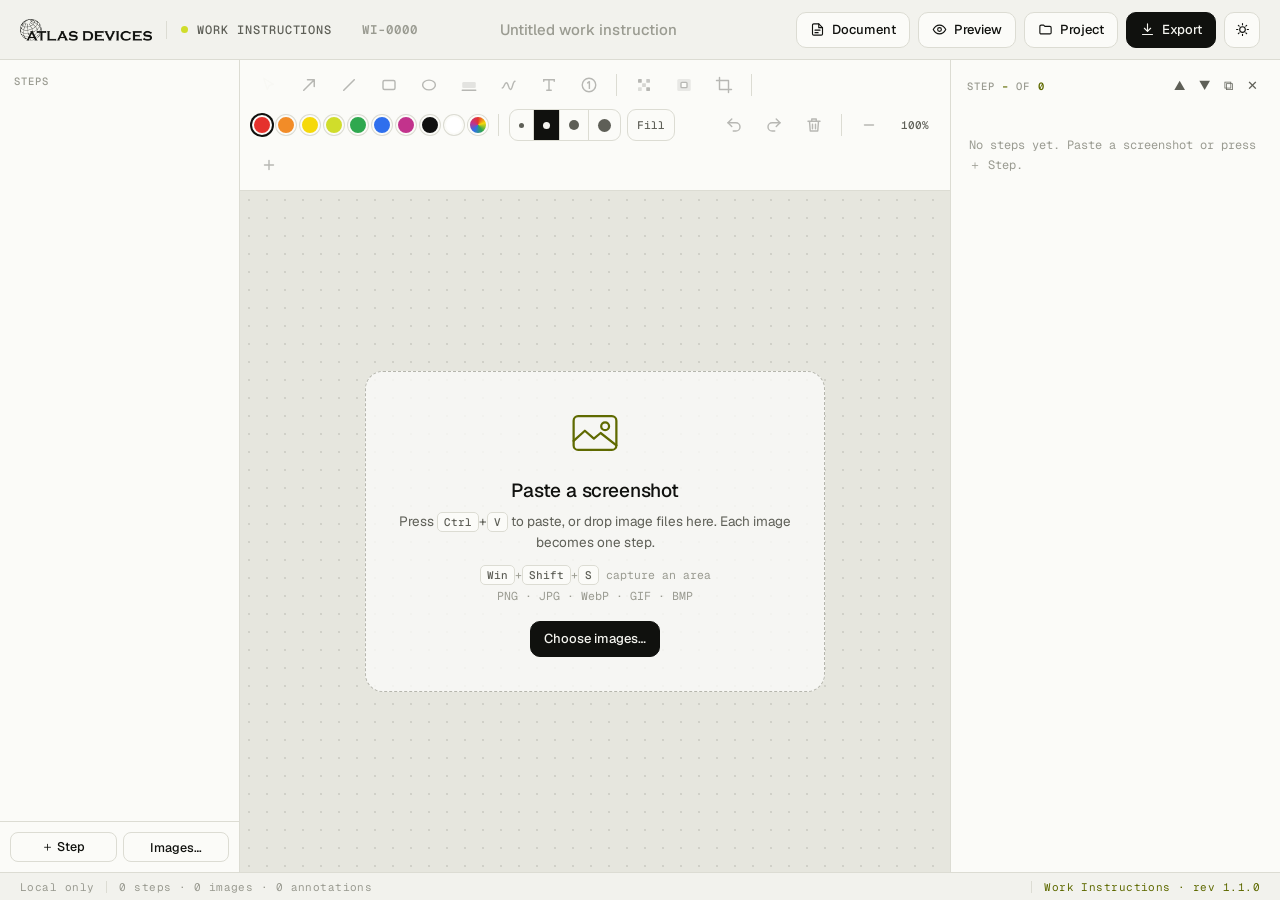
<file: tools/work-instructions/index.html>
<!DOCTYPE html>
<!--
  Work Instructions — Atlas Devices tools
  Scope: build step-by-step work instructions from screenshots. Paste (Ctrl+V),
  drop or choose images; each image is one step. Annotate with arrows, lines,
  boxes, ellipses, highlights, freehand, text, numbered callouts, pixelate
  (redact) and spotlight; crop. Each step has a title, instructions and an
  optional note / tip / caution / warning. Document info holds title, number,
  revision, product, author, purpose, tools, safety and a revision history.
  Export: PNG (one step, copy to clipboard), PDF, Word .docx (imports as a
  Confluence Cloud page, images included), one-file HTML, and a .zip wiki
  bundle (Markdown + HTML + PDF + .docx + images/).

  All data stays on this machine: the working document and its images autosave
  to this browser's IndexedDB; projects save to .wiproj files you keep. Nothing
  is committed — .gitignore blocks *.wiproj, *.zip, *.pdf, *.docx and Work_Instructions/.

  The CSP below blocks all network requests from scripts; the page loads
  nothing from other hosts (fonts in fonts/, SIL OFL 1.1; jsPDF in vendor/, MIT).
  Bump REV in js/app.js on each change.
-->
<html lang="en">
<head>
<meta charset="UTF-8">
<meta name="viewport" content="width=device-width, initial-scale=1.0">
<meta http-equiv="Content-Security-Policy" content="default-src 'self'; connect-src 'none'; script-src 'self'; style-src 'self' 'unsafe-inline'; font-src 'self'; img-src 'self' blob: data:; worker-src 'none'; frame-src 'none'; form-action 'none'; base-uri 'none'">
<meta name="referrer" content="no-referrer">
<meta name="robots" content="noindex">
<title>Work Instructions</title>
<meta name="theme-color" content="#0B0C0A">
<link rel="icon" type="image/png" href="../../assets/brand/favicon-64.png">
<style>
  @font-face { font-family: "Geist"; src: url("fonts/Geist-Variable.woff2") format("woff2"); font-weight: 100 900; font-display: swap; }
  @font-face { font-family: "Geist Mono"; src: url("fonts/GeistMono-Variable.woff2") format("woff2"); font-weight: 100 900; font-display: swap; }
  /* ===== Atlas Devices brand tokens — mirrored from atlasclark.github.io ===== */
  :root {
    --font: "Geist", ui-sans-serif, system-ui, -apple-system, "Segoe UI", sans-serif;
    --mono: "Geist Mono", ui-monospace, "SFMono-Regular", Consolas, monospace;
    --radius-sm: 10px;
    --lime: #D0DD2B;
    --on-lime: #10110E;
    --wordmark-src: url("../../assets/brand/wordmark.png");
  }
  [data-theme="light"] {
    --bg: #F3F3EE; --bg2: #ECECE5; --surface: #FBFBF8; --surface2: #F3F3EE;
    --border: #DCDCD3; --text: #10110E; --ink-2: #3A3B35; --text-dim: #5E5F57; --text-faint: #9A9B91;
    --input-bg: #FBFBF8; --hover: #EEEEE7; --sel: rgba(140,152,0,.14);
    --accent-text: #5F6A00; --stage: #E6E6DE; --stage-dot: rgba(16,17,14,.10);
    --shadow-lg: 0 24px 60px rgba(16,17,14,.16);
    --green: #3E8A4E; --yellow: #A87A06; --red: #B8402F;
    color-scheme: light;
  }
  [data-theme="dark"] {
    --bg: #0B0C0A; --bg2: #10110E; --surface: #131411; --surface2: #1A1B17;
    --border: #24251F; --text: #ECEDE6; --ink-2: #B9BAB1; --text-dim: #9C9D94; --text-faint: #65665E;
    --input-bg: #10110E; --hover: #1B1C18; --sel: rgba(208,221,43,.10);
    --accent-text: #D0DD2B; --stage: #070806; --stage-dot: rgba(236,237,230,.07);
    --shadow-lg: 0 24px 70px rgba(0,0,0,.55);
    --green: #86C98F; --yellow: #E2C14E; --red: #EE7B68;
    color-scheme: dark;
  }
  * { box-sizing: border-box; margin: 0; padding: 0; }
  html, body { height: 100%; }
  body {
    font-family: var(--font); font-size: 14px; -webkit-font-smoothing: antialiased;
    background: var(--bg); color: var(--text);
    display: flex; flex-direction: column; overflow: hidden;
  }
  ::-webkit-scrollbar { width: 10px; height: 10px; }
  ::-webkit-scrollbar-track { background: transparent; }
  ::-webkit-scrollbar-thumb { background: var(--border); border-radius: 6px; }
  ::-webkit-scrollbar-thumb:hover { background: var(--text-faint); }
  ::selection { background: var(--lime); color: var(--on-lime); }
  :focus-visible { outline: 2px solid var(--accent-text); outline-offset: 2px; }
  [hidden] { display: none !important; }

  /* ===== Top bar ===== */
  .topbar {
    position: relative; z-index: 30; display: flex; align-items: center; gap: 18px;
    padding: 0 20px; min-height: 60px; flex-wrap: wrap;
    background: color-mix(in srgb, var(--bg) 86%, transparent);
    border-bottom: 1px solid var(--border);
  }
  a.brand { color: inherit; text-decoration: none; }
  .brand { display: flex; align-items: center; gap: 14px; font-weight: 500; font-size: 17px; flex-shrink: 0; }
  .brand .wordmark {
    display: none; width: 132px; aspect-ratio: 900 / 152; background: var(--text);
    -webkit-mask: var(--wordmark-src) center / contain no-repeat; mask: var(--wordmark-src) center / contain no-repeat;
  }
  .has-wm .brand .wordmark { display: block; }
  .has-wm .brand .wm-text { display: none; }
  .wm-text { font: 600 15px var(--font); letter-spacing: .06em; }
  .wm-text b { font-weight: 400; margin-left: 5px; color: var(--text-dim); }
  .brand .div { width: 1px; height: 18px; background: var(--border); }
  .brand-lbl {
    display: flex; align-items: center; gap: 9px;
    font: 500 12px var(--mono); letter-spacing: .08em; text-transform: uppercase; color: var(--text-dim);
  }
  .pulse { width: 7px; height: 7px; border-radius: 50%; background: var(--lime); animation: brandPulse 2.4s ease-out infinite; flex-shrink: 0; }
  @keyframes brandPulse {
    0% { box-shadow: 0 0 0 0 color-mix(in srgb, var(--lime) 70%, transparent); }
    70%, 100% { box-shadow: 0 0 0 9px transparent; }
  }
  .doc-id { display: flex; align-items: center; gap: 8px; flex: 1; min-width: 220px; }
  .doc-id input { border-color: transparent; background: transparent; }
  .doc-id input:hover { border-color: var(--border); }
  .doc-id input:focus { border-color: var(--ink-2); background: var(--input-bg); }
  #docTitle { flex: 1; min-width: 120px; max-width: 460px; font-size: 15px; font-weight: 500; }
  #docNo { width: 130px; font-family: var(--mono); font-size: 12.5px; color: var(--accent-text); font-weight: 600; }
  .topbar .actions { display: flex; gap: 8px; margin-left: auto; align-items: center; }

  /* ===== Buttons / inputs ===== */
  .btn {
    border: 1px solid var(--border); background: var(--surface); color: var(--text);
    font-family: inherit; font-size: 13px; font-weight: 500; height: 36px; padding: 0 13px;
    border-radius: var(--radius-sm); cursor: pointer; display: inline-flex; align-items: center; gap: 7px;
    white-space: nowrap; transition: transform .15s, border-color .15s, background-color .15s, color .15s;
  }
  .btn:hover { border-color: var(--ink-2); transform: translateY(-1px); }
  .btn:disabled { opacity: .45; cursor: default; transform: none; border-color: var(--border); }
  .btn svg { width: 15px; height: 15px; flex-shrink: 0; }
  .btn-icon { width: 36px; padding: 0; justify-content: center; }
  .btn-sm { height: 30px; padding: 0 10px; font-size: 12.5px; border-radius: 8px; }
  .btn-sm.btn-icon { width: 30px; padding: 0; }
  .btn-primary, .btn-primary:hover { background: var(--text); color: var(--bg); border: 1px solid var(--text); }
  .btn-primary:hover { background: var(--lime); border-color: var(--lime); color: var(--on-lime); }
  .btn-danger:hover { border-color: var(--red); color: var(--red); background: transparent; }
  .icon-btn {
    border: none; background: transparent; color: var(--text-dim); cursor: pointer;
    font-size: 13px; padding: 3px 6px; border-radius: 6px; font-family: inherit;
  }
  .icon-btn:hover { background: var(--hover); color: var(--text); }
  input, select, textarea {
    font-family: var(--font); font-size: 13.5px; color: var(--text);
    background: var(--input-bg); border: 1px solid var(--border); border-radius: var(--radius-sm);
    padding: 7px 11px; outline: none; transition: border .15s;
  }
  input, select { height: 36px; }
  textarea { resize: vertical; line-height: 1.5; min-height: 70px; }
  input:focus, select:focus, textarea:focus { border-color: var(--ink-2); }
  input::placeholder, textarea::placeholder { color: var(--text-faint); }

  /* ===== Menus ===== */
  .menu-wrap { position: relative; }
  .menu {
    position: absolute; right: 0; top: calc(100% + 6px); z-index: 50; min-width: 290px;
    background: var(--surface); border: 1px solid var(--border); border-radius: 12px; padding: 6px;
    box-shadow: var(--shadow-lg); animation: pop .14s ease;
  }
  .menu button {
    all: unset; box-sizing: border-box; display: grid; grid-template-columns: 22px 1fr; gap: 2px 10px; width: 100%;
    padding: 9px 10px; border-radius: 8px; cursor: pointer; font-size: 13px; font-weight: 500;
  }
  .menu button:hover, .menu button:focus-visible { background: var(--hover); }
  .menu button .ic { grid-row: span 2; color: var(--accent-text); font: 600 12px var(--mono); padding-top: 1px; }
  .menu button small { color: var(--text-faint); font-size: 11.5px; font-weight: 400; }
  .menu hr { border: none; border-top: 1px dashed var(--border); margin: 5px 4px; }

  /* ===== Layout ===== */
  main { flex: 1; min-height: 0; display: grid; grid-template-columns: 240px minmax(0, 1fr) 330px; }
  .panel { min-height: 0; display: flex; flex-direction: column; background: var(--surface); }
  .grp-lbl { font: 500 10.5px var(--mono); letter-spacing: .1em; text-transform: uppercase; color: var(--text-faint); }

  /* Steps list */
  .steps { border-right: 1px solid var(--border); }
  .steps-head { display: flex; align-items: center; justify-content: space-between; padding: 14px 14px 10px; }
  .steps-head span:last-child { font: 400 11px var(--mono); color: var(--text-faint); }
  #stepList { list-style: none; flex: 1; min-height: 0; overflow-y: auto; padding: 0 10px 10px; display: flex; flex-direction: column; gap: 6px; }
  .st-item {
    display: grid; grid-template-columns: 22px 1fr; gap: 6px 8px; padding: 8px; border-radius: 10px;
    border: 1px solid transparent; cursor: pointer; user-select: none;
  }
  .st-item:hover { background: var(--hover); }
  .st-item.on { background: var(--sel); border-color: color-mix(in srgb, var(--accent-text) 45%, var(--border)); }
  .st-item.drop-before { box-shadow: 0 -2px 0 var(--accent-text); }
  .st-item.drop-after { box-shadow: 0 2px 0 var(--accent-text); }
  .st-item .n { font: 600 12px var(--mono); color: var(--text-dim); padding-top: 2px; text-align: center; }
  .st-item.on .n { color: var(--accent-text); }
  .st-item .t { font-size: 12.5px; font-weight: 500; overflow: hidden; text-overflow: ellipsis; white-space: nowrap; }
  .st-item .t.ph { color: var(--text-faint); font-weight: 400; }
  .st-item .th {
    grid-column: 2; aspect-ratio: 16 / 10; border-radius: 6px; overflow: hidden; background: var(--surface2);
    border: 1px solid var(--border); display: grid; place-items: center;
  }
  .st-item .th canvas { max-width: 100%; max-height: 100%; display: block; }
  .st-item .th span { font: 400 10.5px var(--mono); color: var(--text-faint); }
  .steps-foot { display: flex; gap: 6px; padding: 10px; border-top: 1px solid var(--border); }
  .steps-foot .btn { flex: 1; justify-content: center; }

  /* Center: tools + stage */
  .center { min-width: 0; min-height: 0; display: flex; flex-direction: column; }
  .tools {
    display: flex; align-items: center; gap: 6px; padding: 8px 12px; flex-wrap: wrap;
    border-bottom: 1px solid var(--border); background: var(--surface);
  }
  .tools .vsep { width: 1px; height: 22px; background: var(--border); margin: 0 4px; }
  .tools .spacer { flex: 1; }
  .tool {
    width: 34px; height: 34px; display: grid; place-items: center; border-radius: 9px; cursor: pointer;
    border: 1px solid transparent; background: transparent; color: var(--ink-2); position: relative;
  }
  .tool svg { width: 18px; height: 18px; }
  .tool:hover { background: var(--hover); color: var(--text); }
  .tool[aria-pressed="true"] { background: var(--text); color: var(--bg); }
  .tool:disabled { opacity: .35; cursor: default; background: transparent; }
  .swatches { display: flex; gap: 4px; align-items: center; }
  .sw {
    width: 20px; height: 20px; border-radius: 50%; cursor: pointer; border: 2px solid var(--surface);
    box-shadow: 0 0 0 1px var(--border); padding: 0;
  }
  .sw[aria-pressed="true"] { box-shadow: 0 0 0 2px var(--text); }
  .sw-custom { position: relative; overflow: hidden; background: conic-gradient(#E5322D, #F5D90A, #2FA84F, #2F6FED, #C2338C, #E5322D); }
  .sw-custom input { position: absolute; inset: -6px; opacity: 0; cursor: pointer; width: 40px; height: 40px; }
  .seg { display: inline-flex; border: 1px solid var(--border); border-radius: 9px; overflow: hidden; }
  .seg button {
    all: unset; cursor: pointer; padding: 0 9px; height: 30px; display: grid; place-items: center;
    font: 500 11px var(--mono); color: var(--text-dim); border-right: 1px solid var(--border);
  }
  .seg button:last-child { border-right: none; }
  .seg button:hover { background: var(--hover); color: var(--text); }
  .seg button[aria-pressed="true"] { background: var(--text); color: var(--bg); }
  .seg button:focus-visible { outline: 2px solid var(--accent-text); outline-offset: -2px; }
  .lvl-dot { display: block; border-radius: 50%; background: currentColor; }
  #zoomLbl { font: 500 11px var(--mono); color: var(--text-dim); min-width: 46px; text-align: center; cursor: pointer; }

  .stage {
    position: relative; flex: 1; min-height: 0; overflow: hidden; background-color: var(--stage);
    background-image: radial-gradient(var(--stage-dot) 1px, transparent 1px); background-size: 18px 18px;
  }
  .stage canvas { position: absolute; inset: 0; display: block; touch-action: none; }
  .text-ed {
    position: absolute; z-index: 5; resize: none; overflow: hidden; white-space: pre; min-height: 0;
    font-family: "Geist", "Segoe UI", Arial, sans-serif; font-weight: 600; line-height: 1.25;
    border: 1.5px dashed var(--lime); border-radius: 4px; outline: none;
  }
  .empty {
    position: absolute; inset: 0; display: grid; place-items: center; padding: 24px; pointer-events: none;
  }
  .stage.has-img .empty { display: none; }
  .empty-card {
    pointer-events: auto; text-align: center; max-width: 460px; padding: 34px 30px; border-radius: 18px;
    border: 1.5px dashed color-mix(in srgb, var(--text-faint) 70%, transparent); background: color-mix(in srgb, var(--surface) 80%, transparent);
  }
  .empty-card .big { width: 54px; height: 54px; margin: 0 auto 14px; color: var(--accent-text); }
  .empty-card h2 { font-size: 19px; font-weight: 500; letter-spacing: -.01em; margin-bottom: 8px; }
  .empty-card p { color: var(--text-dim); line-height: 1.55; font-size: 13.5px; }
  .empty-card .keys { margin-top: 14px; display: flex; flex-wrap: wrap; justify-content: center; gap: 6px 14px; font: 400 11.5px var(--mono); color: var(--text-faint); }
  kbd { font: 500 11px var(--mono); padding: 2px 6px; border: 1px solid var(--border); border-radius: 5px; color: var(--text-dim); background: var(--surface); }
  .empty-card .btn { margin-top: 18px; }

  /* Inspector */
  .insp { border-left: 1px solid var(--border); overflow-y: auto; }
  .insp-head { display: flex; align-items: center; justify-content: space-between; padding: 14px 16px 8px; gap: 8px; }
  .insp-head .grp-lbl b { color: var(--accent-text); font-weight: 600; }
  .insp-head .row { display: flex; gap: 2px; }
  .insp-body { padding: 4px 16px 18px; display: flex; flex-direction: column; gap: 14px; }
  .field { display: flex; flex-direction: column; gap: 6px; }
  .field > label, .field > .lbl { font: 500 10.5px var(--mono); text-transform: uppercase; letter-spacing: .08em; color: var(--text-faint); }
  .field input, .field select, .field textarea { width: 100%; }
  #stText { min-height: 150px; }
  #stNote { min-height: 64px; }
  .seg.note button { padding: 0 8px; }
  .imginfo { font: 400 11.5px var(--mono); color: var(--text-dim); }
  .btn-row { display: flex; flex-wrap: wrap; gap: 6px; }
  .hint { font-size: 12px; color: var(--text-faint); line-height: 1.5; }
  .insp-empty { padding: 30px 18px; color: var(--text-faint); font: 400 12px var(--mono); line-height: 1.7; }

  /* ===== Modal ===== */
  .overlay {
    position: fixed; inset: 0; background: color-mix(in srgb, var(--bg) 70%, transparent);
    backdrop-filter: blur(4px); display: none; align-items: flex-start; justify-content: center;
    z-index: 100; padding: 6vh 16px;
  }
  .overlay.open { display: flex; }
  .modal {
    background: var(--surface); border: 1px solid var(--border); border-radius: 16px;
    width: 560px; max-width: 100%; max-height: 88vh; overflow-y: auto; box-shadow: var(--shadow-lg);
    animation: pop .18s ease;
  }
  .modal.wide { width: 780px; }
  @keyframes pop { from { transform: translateY(10px) scale(.98); opacity: 0; } }
  .modal-head { display: flex; align-items: center; padding: 16px 20px; border-bottom: 1px solid var(--border); position: sticky; top: 0; background: var(--surface); z-index: 1; }
  .modal-head h3 { font-size: 15.5px; font-weight: 500; letter-spacing: -.01em; flex: 1; }
  .modal-body { padding: 18px 20px; display: flex; flex-direction: column; gap: 13px; font-size: 13.5px; line-height: 1.5; }
  .modal-body p { color: var(--text-dim); }
  .modal-foot { display: flex; justify-content: flex-end; gap: 9px; padding: 14px 20px; border-top: 1px dashed var(--border); flex-wrap: wrap; }
  .field-row { display: grid; grid-template-columns: 1fr 1fr; gap: 12px; }
  .field-row.three { grid-template-columns: 1fr 1fr 1fr; }
  .hist-tbl { width: 100%; border-collapse: collapse; }
  .hist-tbl th { text-align: left; font: 500 10px var(--mono); letter-spacing: .08em; text-transform: uppercase; color: var(--text-faint); padding: 0 4px 6px; }
  .hist-tbl td { padding: 3px 4px; }
  .hist-tbl input { width: 100%; height: 32px; font-size: 13px; }
  .hist-tbl td:first-child input { font-family: var(--mono); }
  .keys-tbl { display: grid; grid-template-columns: auto 1fr auto 1fr; gap: 7px 12px; font-size: 13px; color: var(--text-dim); align-items: center; }

  /* ===== Preview ===== */
  .preview-ov { position: fixed; inset: 0; z-index: 90; background: var(--bg2); display: flex; flex-direction: column; }
  .pv-bar { display: flex; align-items: center; gap: 10px; padding: 10px 20px; border-bottom: 1px solid var(--border); background: var(--surface); }
  .pv-bar .grow { flex: 1; }
  .pv-scroll { flex: 1; overflow: auto; padding: 28px 16px 60px; }
  .pv-scroll .wi-doc { box-shadow: var(--shadow-lg); border-radius: 6px; }

  /* drop target */
  body.drag::after {
    content: "Drop images to add steps, or a .wiproj project to open it"; position: fixed; inset: 12px; z-index: 300;
    display: grid; place-items: center; border: 2px dashed var(--accent-text); border-radius: 16px;
    background: color-mix(in srgb, var(--bg) 82%, transparent); font: 500 14px var(--mono); color: var(--accent-text);
  }

  /* ===== Toast ===== */
  #toasts { position: fixed; bottom: 44px; right: 20px; display: flex; flex-direction: column; gap: 8px; z-index: 200; }
  .toast {
    background: var(--surface); border: 1px solid var(--border); border-left: 3px solid var(--lime);
    padding: 11px 16px; border-radius: 10px; font-size: 13px; font-weight: 500; box-shadow: var(--shadow-lg);
    animation: slidein .25s ease; max-width: 420px;
  }
  .toast.warn { border-left-color: var(--yellow); }
  .toast.err { border-left-color: var(--red); }
  @keyframes slidein { from { transform: translateX(30px); opacity: 0; } }

  /* ===== Status bar ===== */
  .statusbar {
    position: relative; z-index: 20; display: flex; align-items: center; gap: 12px;
    min-height: 28px; padding: 0 20px; border-top: 1px solid var(--border);
    background: color-mix(in srgb, var(--bg) 86%, transparent);
    font: 400 11px var(--mono); letter-spacing: .04em; color: var(--text-faint);
    white-space: nowrap; overflow: hidden;
  }
  .statusbar > span { flex-shrink: 0; }
  .statusbar #stats, .statusbar #saveStat { flex-shrink: 1; min-width: 0; overflow: hidden; text-overflow: ellipsis; }
  .statusbar .grow { flex: 1; }
  .statusbar .sep { width: 1px; height: 12px; background: var(--border); }
  .statusbar .rev { color: var(--accent-text); }
  .statusbar .warn { color: var(--yellow); }

  @media (max-width: 1100px) {
    main { grid-template-columns: 200px minmax(0, 1fr) 280px; }
  }
  @media (max-width: 820px) {
    body { overflow: auto; height: auto; }
    main { grid-template-columns: 1fr; }
    .steps { border-right: none; border-bottom: 1px solid var(--border); max-height: 240px; }
    .stage { min-height: 60vh; }
    .insp { border-left: none; border-top: 1px solid var(--border); }
    .topbar { padding: 8px 16px; }
    .doc-id { order: 3; flex-basis: 100%; }
    .statusbar { padding: 0 16px; }
    .statusbar .hide-sm { display: none; }
    .field-row, .field-row.three { grid-template-columns: 1fr; }
  }
</style>
</head>
<body>
  <header class="topbar">
    <a class="brand" href="../../" title="Atlas Devices Tools, home">
      <span class="wordmark" role="img" aria-label="Atlas Devices"></span>
      <span class="wm-text">ATLAS<b>DEVICES</b></span>
      <span class="div"></span>
      <div class="brand-lbl"><span class="pulse"></span>Work Instructions</div>
    </a>
    <div class="doc-id">
      <input id="docNo" placeholder="WI-0000" autocomplete="off" spellcheck="false" title="Document number" aria-label="Document number">
      <input id="docTitle" placeholder="Untitled work instruction" autocomplete="off" title="Document title" aria-label="Document title">
    </div>
    <div class="actions">
      <button class="btn" id="infoBtn" title="Title, revision, purpose, tools, safety, revision history">
        <svg viewBox="0 0 24 24" fill="none" stroke="currentColor" stroke-width="1.8" stroke-linecap="round" stroke-linejoin="round"><path d="M14 3H6a2 2 0 0 0-2 2v14a2 2 0 0 0 2 2h12a2 2 0 0 0 2-2V9z"/><path d="M14 3v6h6M8 13h8M8 17h5"/></svg>Document
      </button>
      <button class="btn" id="previewBtn" title="See the whole document as it exports (Ctrl+P)">
        <svg viewBox="0 0 24 24" fill="none" stroke="currentColor" stroke-width="1.8" stroke-linecap="round" stroke-linejoin="round"><path d="M2 12s3.6-7 10-7 10 7 10 7-3.6 7-10 7S2 12 2 12z"/><circle cx="12" cy="12" r="3"/></svg>Preview
      </button>
      <div class="menu-wrap">
        <button class="btn" id="projBtn" aria-haspopup="true" aria-expanded="false">
          <svg viewBox="0 0 24 24" fill="none" stroke="currentColor" stroke-width="1.8" stroke-linecap="round" stroke-linejoin="round"><path d="M3 7a2 2 0 0 1 2-2h4l2 2h8a2 2 0 0 1 2 2v8a2 2 0 0 1-2 2H5a2 2 0 0 1-2-2z"/></svg>Project
        </button>
        <div class="menu" id="projMenu" hidden role="menu">
          <button data-act="save" role="menuitem"><span class="ic">S</span>Save project file<small>.wiproj with all images. Ctrl+S</small></button>
          <button data-act="open" role="menuitem"><span class="ic">O</span>Open project file<small>Replaces the document in this browser. Ctrl+O</small></button>
          <hr>
          <button data-act="new" role="menuitem"><span class="ic">+</span>New document<small>Clears this browser's working copy</small></button>
          <button data-act="keys" role="menuitem"><span class="ic">?</span>Keyboard shortcuts<small>Tools, undo, steps</small></button>
        </div>
      </div>
      <div class="menu-wrap">
        <button class="btn btn-primary" id="expBtn" aria-haspopup="true" aria-expanded="false">
          <svg viewBox="0 0 24 24" fill="none" stroke="currentColor" stroke-width="1.8" stroke-linecap="round" stroke-linejoin="round"><path d="M12 3v12M7 10l5 5 5-5M4 20h16"/></svg>Export
        </button>
        <div class="menu" id="expMenu" hidden role="menu">
          <button data-act="docx" role="menuitem"><span class="ic">DOC</span>Word for Confluence<small>.docx with images inside. In Confluence: Create &gt; More actions &gt; Templates and import &gt; Import &gt; Word document</small></button>
          <button data-act="bundle" role="menuitem"><span class="ic">ZIP</span>Wiki bundle<small>Markdown + HTML + PDF + Word + images/ in one .zip</small></button>
          <button data-act="pdf" role="menuitem"><span class="ic">PDF</span>PDF document<small>Title block, steps, page numbers</small></button>
          <button data-act="html" role="menuitem"><span class="ic">HTM</span>HTML page<small>One file, images inside</small></button>
          <button data-act="md" role="menuitem"><span class="ic">MD</span>Copy Markdown<small>Image links point to images/step-NN.png</small></button>
          <hr>
          <button data-act="png" role="menuitem"><span class="ic">PNG</span>PNG of this step<small>Annotated and cropped. Ctrl+E</small></button>
          <button data-act="copy" role="menuitem"><span class="ic">⧉</span>Copy this step's image<small>Paste it into the wiki editor. Ctrl+Shift+C</small></button>
          <button data-act="pngs" role="menuitem"><span class="ic">ZIP</span>All step images<small>step-01.png, step-02.png … in a .zip</small></button>
        </div>
      </div>
      <button class="btn btn-icon" id="themeBtn" title="Toggle light / dark theme" aria-label="Toggle color theme">
        <svg viewBox="0 0 24 24" fill="none" stroke="currentColor" stroke-width="1.8" stroke-linecap="round"><circle cx="12" cy="12" r="4.5"/><path d="M12 2.5v2M12 19.5v2M2.5 12h2M19.5 12h2M5.3 5.3l1.4 1.4M17.3 17.3l1.4 1.4M5.3 18.7l1.4-1.4M17.3 6.7l1.4-1.4"/></svg>
      </button>
    </div>
  </header>

  <main>
    <!-- Steps -->
    <aside class="panel steps" aria-label="Steps">
      <div class="steps-head"><span class="grp-lbl">Steps</span><span id="stepTotal"></span></div>
      <ol id="stepList"></ol>
      <div class="steps-foot">
        <button class="btn btn-sm" id="addStepBtn" title="Add an empty step after this one (Ctrl+Enter)">＋ Step</button>
        <button class="btn btn-sm" id="addImgBtn" title="Choose image files. Each image is one step.">Images…</button>
      </div>
    </aside>

    <!-- Editor -->
    <section class="center">
      <div class="tools" id="tools" role="toolbar" aria-label="Annotation tools">
        <button class="tool" data-tool="select" title="Select / move (V)" aria-pressed="true"><svg viewBox="0 0 24 24" fill="none" stroke="currentColor" stroke-width="1.8" stroke-linejoin="round"><path d="M5 3l13 8.2-5.6 1.2L9.6 18z"/></svg></button>
        <button class="tool" data-tool="arrow" title="Arrow (A) — Shift snaps to 45°"><svg viewBox="0 0 24 24" fill="none" stroke="currentColor" stroke-width="2" stroke-linecap="round" stroke-linejoin="round"><path d="M5 19L19 5M10 5h9v9"/></svg></button>
        <button class="tool" data-tool="line" title="Line (L)"><svg viewBox="0 0 24 24" fill="none" stroke="currentColor" stroke-width="2" stroke-linecap="round"><path d="M5 19L19 5"/></svg></button>
        <button class="tool" data-tool="rect" title="Box (R) — Shift for square"><svg viewBox="0 0 24 24" fill="none" stroke="currentColor" stroke-width="1.9"><rect x="4" y="6" width="16" height="12" rx="2"/></svg></button>
        <button class="tool" data-tool="ellipse" title="Ellipse (E) — Shift for circle"><svg viewBox="0 0 24 24" fill="none" stroke="currentColor" stroke-width="1.9"><ellipse cx="12" cy="12" rx="8.5" ry="6.5"/></svg></button>
        <button class="tool" data-tool="hl" title="Highlight (H)"><svg viewBox="0 0 24 24" fill="none" stroke="currentColor" stroke-width="1.9" stroke-linecap="round"><rect x="3" y="8" width="18" height="8" rx="1.5" fill="currentColor" opacity=".35" stroke="none"/><path d="M3 19h18"/></svg></button>
        <button class="tool" data-tool="pen" title="Freehand (P)"><svg viewBox="0 0 24 24" fill="none" stroke="currentColor" stroke-width="1.9" stroke-linecap="round" stroke-linejoin="round"><path d="M3 16c2.5 0 2.8-7 5.6-7s2.6 9 5.4 9 2.8-11 6-11"/></svg></button>
        <button class="tool" data-tool="text" title="Text (T) — box style with Fill"><svg viewBox="0 0 24 24" fill="none" stroke="currentColor" stroke-width="1.9" stroke-linecap="round"><path d="M5 7V5h14v2M12 5v14M9 19h6"/></svg></button>
        <button class="tool" data-tool="num" title="Numbered callout (N) — counts up"><svg viewBox="0 0 24 24" fill="none" stroke="currentColor" stroke-width="1.9" stroke-linecap="round" stroke-linejoin="round"><circle cx="12" cy="12" r="9"/><path d="M10.2 9.2L12.5 7.6V16.5"/></svg></button>
        <span class="vsep"></span>
        <button class="tool" data-tool="blur" title="Pixelate — hide names, serials, passwords (B)"><svg viewBox="0 0 24 24" fill="currentColor"><rect x="4" y="4" width="5" height="5" rx=".6"/><rect x="9.5" y="9.5" width="5" height="5" rx=".6" opacity=".55"/><rect x="15" y="4" width="5" height="5" rx=".6" opacity=".75"/><rect x="4" y="15" width="5" height="5" rx=".6" opacity=".45"/><rect x="15" y="15" width="5" height="5" rx=".6"/></svg></button>
        <button class="tool" data-tool="spot" title="Spotlight — dim all but this area (S)"><svg viewBox="0 0 24 24" fill="none" stroke="currentColor" stroke-width="1.8"><rect x="3" y="4" width="18" height="16" rx="2" fill="currentColor" opacity=".28" stroke="none"/><rect x="8" y="8.5" width="8" height="7" rx="1.2" fill="var(--surface)"/></svg></button>
        <button class="tool" data-tool="crop" title="Crop (C) — drag the area to keep"><svg viewBox="0 0 24 24" fill="none" stroke="currentColor" stroke-width="1.9" stroke-linecap="round" stroke-linejoin="round"><path d="M6 2v16h16M2 6h16v16"/></svg></button>
        <button class="btn btn-sm" id="uncropBtn" hidden title="Show the whole image again">Reset crop</button>
        <span class="vsep"></span>
        <div class="swatches" id="swatches" aria-label="Colour"></div>
        <span class="vsep"></span>
        <div class="seg" id="lvlSeg" aria-label="Size" title="Size: line width, text size, callout size (1–4)"></div>
        <div class="seg"><button id="fillBtn" aria-pressed="false" title="Fill: solid box / ellipse, boxed text (F)">Fill</button></div>
        <span class="spacer"></span>
        <button class="tool" id="undoBtn" title="Undo (Ctrl+Z)"><svg viewBox="0 0 24 24" fill="none" stroke="currentColor" stroke-width="1.9" stroke-linecap="round" stroke-linejoin="round"><path d="M9 14L4 9l5-5"/><path d="M4 9h10.5a5.5 5.5 0 0 1 0 11H11"/></svg></button>
        <button class="tool" id="redoBtn" title="Redo (Ctrl+Y)"><svg viewBox="0 0 24 24" fill="none" stroke="currentColor" stroke-width="1.9" stroke-linecap="round" stroke-linejoin="round"><path d="M15 14l5-5-5-5"/><path d="M20 9H9.5a5.5 5.5 0 0 0 0 11H13"/></svg></button>
        <button class="tool" id="delBtn" title="Delete selected annotation (Del)"><svg viewBox="0 0 24 24" fill="none" stroke="currentColor" stroke-width="1.9" stroke-linecap="round" stroke-linejoin="round"><path d="M4 7h16M10 11v6M14 11v6M6 7l1 13h10l1-13M9 7V4h6v3"/></svg></button>
        <span class="vsep"></span>
        <button class="tool" id="zoomOut" title="Zoom out (−)"><svg viewBox="0 0 24 24" fill="none" stroke="currentColor" stroke-width="1.9" stroke-linecap="round"><path d="M6 12h12"/></svg></button>
        <span id="zoomLbl" title="Click: fit to window (0). Wheel zooms; Space + drag pans.">100%</span>
        <button class="tool" id="zoomIn" title="Zoom in (+)"><svg viewBox="0 0 24 24" fill="none" stroke="currentColor" stroke-width="1.9" stroke-linecap="round"><path d="M6 12h12M12 6v12"/></svg></button>
      </div>
      <div class="stage" id="stage">
        <div class="empty">
          <div class="empty-card">
            <svg class="big" viewBox="0 0 48 48" fill="none" stroke="currentColor" stroke-width="2" stroke-linecap="round" stroke-linejoin="round"><rect x="5" y="9" width="38" height="30" rx="4"/><path d="M5 31l10-9 8 7 6-5 14 11"/><circle cx="33" cy="18" r="3.5"/></svg>
            <h2 id="emptyTitle">Paste a screenshot</h2>
            <p id="emptyText">Press <kbd>Ctrl</kbd>+<kbd>V</kbd> to paste, or drop image files here. Each image becomes one step.</p>
            <div class="keys"><span><kbd>Win</kbd>+<kbd>Shift</kbd>+<kbd>S</kbd> capture an area</span><span>PNG · JPG · WebP · GIF · BMP</span></div>
            <button class="btn btn-primary" id="emptyPick">Choose images…</button>
          </div>
        </div>
      </div>
    </section>

    <!-- Step inspector -->
    <aside class="panel insp" aria-label="Step details">
      <div class="insp-head">
        <span class="grp-lbl">Step <b id="stepNo">–</b> of <b id="stepCnt">0</b></span>
        <div class="row">
          <button class="icon-btn" id="upBtn" title="Move step up (Alt+↑)" aria-label="Move step up">▲</button>
          <button class="icon-btn" id="downBtn" title="Move step down (Alt+↓)" aria-label="Move step down">▼</button>
          <button class="icon-btn" id="dupBtn" title="Duplicate step" aria-label="Duplicate step">⧉</button>
          <button class="icon-btn" id="rmBtn" title="Delete step" aria-label="Delete step">✕</button>
        </div>
      </div>
      <div class="insp-empty" id="inspEmpty">No steps yet. Paste a screenshot or press ＋ Step.</div>
      <div class="insp-body" id="inspBody">
        <div class="field"><label for="stTitle">Title</label><input id="stTitle" placeholder="e.g. Open the Settings page" autocomplete="off"></div>
        <div class="field"><label for="stText">Instructions</label>
          <textarea id="stText" placeholder="What to do in this step.&#10;- Start a line with - for a bullet&#10;1. or with 1. for a numbered list"></textarea>
        </div>
        <div class="field"><span class="lbl">Callout box</span>
          <div class="seg note" id="noteSeg">
            <button data-k="none" aria-pressed="true">None</button><button data-k="note">Note</button><button data-k="tip">Tip</button><button data-k="caution">Caution</button><button data-k="warning">Warning</button>
          </div>
          <textarea id="stNote" placeholder="Callout text" hidden></textarea>
        </div>
        <div class="field"><span class="lbl">Image</span>
          <div class="imginfo" id="imgInfo"></div>
          <div class="btn-row">
            <button class="btn btn-sm" id="setImgBtn">Add image…</button>
            <button class="btn btn-sm" id="copyImgBtn">Copy</button>
            <button class="btn btn-sm" id="pngBtn">Save PNG</button>
            <button class="btn btn-sm btn-danger" id="rmImgBtn">Remove</button>
          </div>
          <p class="hint">Paste with a step open: an empty step takes the image; otherwise a new step is added after it.</p>
        </div>
      </div>
    </aside>
  </main>

  <div class="overlay" id="overlay">
    <div class="modal" id="modal" role="dialog" aria-modal="true" aria-labelledby="modalTitle">
      <div class="modal-head"><h3 id="modalTitle"></h3><button class="icon-btn" id="modalX" style="font-size:17px" aria-label="Close">✕</button></div>
      <div class="modal-body" id="modalBody"></div>
      <div class="modal-foot" id="modalFoot"></div>
    </div>
  </div>

  <div class="preview-ov" id="previewOv" hidden>
    <div class="pv-bar">
      <span class="grp-lbl">Preview</span>
      <span class="hint">This is what HTML, Markdown and the wiki bundle contain. The PDF has the same content.</span>
      <span class="grow"></span>
      <button class="btn btn-sm" id="pvPdf">Export PDF</button>
      <button class="btn btn-sm btn-primary" id="pvClose">Close (Esc)</button>
    </div>
    <div class="pv-scroll" id="pvScroll"></div>
  </div>

  <footer class="statusbar">
    <span title="This page has no network access. Images and text stay in this browser until you export or save a project file.">Local only</span>
    <span class="sep hide-sm"></span>
    <span id="stats"></span>
    <span class="grow"></span>
    <span class="hide-sm" id="saveStat"></span>
    <span class="sep hide-sm"></span>
    <span class="rev" id="rev"></span>
  </footer>

  <input type="file" id="imgFile" accept="image/png,image/jpeg,image/webp,image/gif,image/bmp" multiple hidden>
  <input type="file" id="oneImgFile" accept="image/png,image/jpeg,image/webp,image/gif,image/bmp" hidden>
  <input type="file" id="projFile" accept=".wiproj,.json" hidden>
  <div id="toasts"></div>

  <script src="vendor/jspdf.umd.min.js"></script>
  <script src="js/draw.js"></script>
  <script src="js/editor.js"></script>
  <script src="js/export.js"></script>
  <script src="js/app.js"></script>
</body>
</html>
</file>
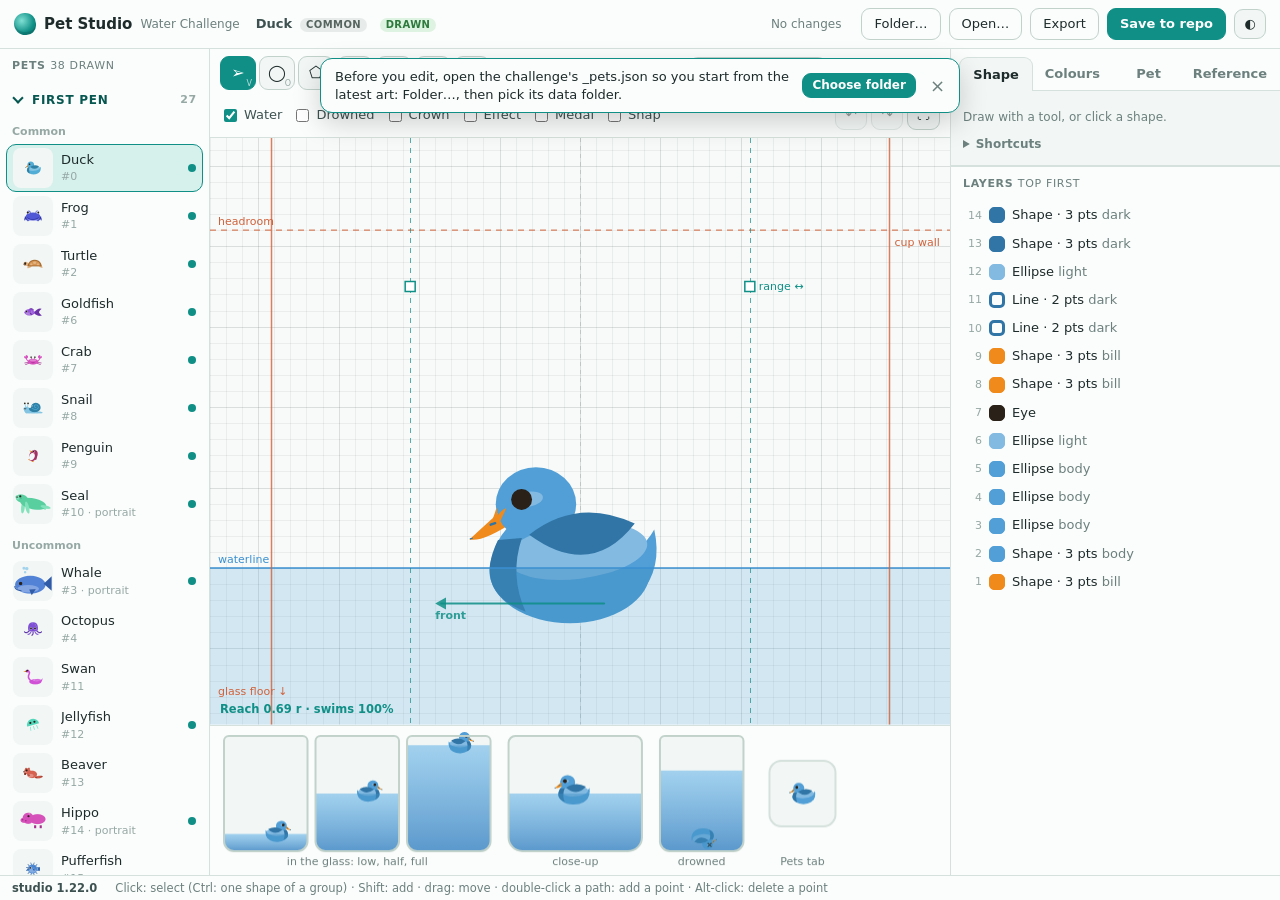
<file: tools/water-challenge/studio/index.html>
<!doctype html>
<!--
  Pet Studio (unlisted, like the Water Challenge itself). Draws the pets, crown and
  jester hat as vector shapes with colour roles, previews them as the page draws
  them, and saves tools/water-challenge/pets/pets.json into a local copy of the repo
  (Chrome or Edge). Commit and push that file to publish. Stores nothing on the site.
  vendor/polygon-clipping.umd.js: polygon-clipping 0.15.7 (MIT, Mike Fogel), unmodified,
  used by the pathfinder (Unite, Minus front, Minus back, Intersect, Exclude, Divide, Trim, Crop).
-->
<html lang="en">
<head>
<meta charset="utf-8">
<meta name="viewport" content="width=device-width, initial-scale=1">
<meta http-equiv="Content-Security-Policy" content="default-src 'self'; connect-src 'self' https://*.workers.dev; script-src 'self'; style-src 'self' 'unsafe-inline'; img-src 'self' data: blob:; font-src 'self'; worker-src 'none'; frame-src 'none'; form-action 'none'; base-uri 'none'">
<meta name="referrer" content="no-referrer">
<meta name="robots" content="noindex">
<title>Pet Studio</title>
<link rel="stylesheet" href="studio.css">
<script src="vendor/polygon-clipping.umd.js"></script>
<script type="module" src="studio.js"></script>
</head>
<body>
<header class="top">
  <div class="brand"><span class="logo"></span><b>Pet Studio</b><span class="dim">Water Challenge</span></div>
  <div class="pet-title" id="petTitle"></div>
  <div class="top-actions">
    <span id="saveState" class="save-state"></span>
    <span id="saveTarget" class="save-target"></span>
    <button type="button" id="folderBtn" class="btn ghost" title="Choose where Save writes: the repo's pets folder, or a challenge data folder for testing">Folder&hellip;</button>
    <button type="button" id="cloudBtn" class="btn ghost" hidden title="Save to the challenge in the cloud (signed in on the challenge page with an access code that has the pet-art right)">Cloud</button>
    <button type="button" id="openBtn" class="btn ghost" title="Load a pets.json file">Open&hellip;</button>
    <button type="button" id="exportBtn" class="btn ghost" title="Download pets.json">Export</button>
    <button type="button" id="saveBtn" class="btn primary" title="Save (Ctrl+S)">Save to repo</button>
    <button type="button" id="themeBtn" class="btn icon" title="Light / dark">&#9680;</button>
    <input type="file" id="openFile" accept=".json,application/json" hidden>
  </div>
</header>

<div id="startNote" class="start-note" role="status" hidden>
  <span id="startText"></span>
  <button type="button" id="startAct" class="btn small primary" hidden></button>
  <button type="button" id="startX" class="start-x" title="Hide" aria-label="Hide this note">&times;</button>
</div>

<div id="updateNote" class="update-note" role="status" hidden>
  <span>A new studio version is out (<b id="updateRev"></b>). Your unsaved work comes back after the reload.</span>
  <button type="button" id="updateGo" class="btn small primary">Reload</button>
</div>

<main class="studio">
  <aside class="pets">
    <div class="pane-head">Pets <span class="dim" id="editedCount"></span></div>
    <div id="petList" class="pet-list"></div>
  </aside>

  <section class="stage">
    <div class="toolbar" id="toolbar">
      <div class="tools" role="toolbar" aria-label="Tools">
        <button type="button" data-tool="select" title="Select and move (V)">&#10146;<small>V</small></button>
        <button type="button" data-tool="ellipse" title="Ellipse (O) &middot; Shift circle &middot; Alt from centre">&#9711;<small>O</small></button>
        <button type="button" data-tool="poly" title="Polygon (P) &middot; click points, click the first to close">&#11040;<small>P</small></button>
        <button type="button" data-tool="pen" title="Pen (C) &middot; click for corners, drag for curves">&#10002;<small>C</small></button>
        <button type="button" data-tool="free" title="Freehand (F) &middot; end near the start to make a filled shape">&#9998;<small>F</small></button>
        <button type="button" data-tool="line" title="Line (L)">&#9585;<small>L</small></button>
        <button type="button" data-tool="eye" title="Eye (Y) &middot; a dot alive, an X when drowned">&#9673;<small>Y</small></button>
      </div>
      <label class="brush" title="Width for new lines and strokes">Width <input type="range" id="brush" min="1" max="30" value="7"><span id="brushVal"></span></label>
      <div class="seg" id="poseSeg">
        <button type="button" data-pose="swim" title="How it looks in the glass">Swim</button>
        <button type="button" data-pose="portrait" title="Full body, for the Pets tab and unlock cards">Portrait</button>
      </div>
      <div class="toggles">
        <label title="Water below the waterline"><input type="checkbox" id="tWater" checked> Water</label>
        <label title="Show the drowned version"><input type="checkbox" id="tDead"> Drowned</label>
        <label title="Show the crown; drag it to move"><input type="checkbox" id="tCrown"> Crown</label>
        <label title="Show where shop effects centre; drag it to move"><input type="checkbox" id="tFx"> Effect</label>
        <label title="Show the day-win medal; drag it to move"><input type="checkbox" id="tMedal"> Medal</label>
        <label title="Snap to a 0.02 grid (Alt inverts)"><input type="checkbox" id="tSnap"> Snap</label>
      </div>
      <div class="tb-right">
        <button type="button" id="undoBtn" class="btn icon" title="Undo (Ctrl+Z)">&#8630;</button>
        <button type="button" id="redoBtn" class="btn icon" title="Redo (Ctrl+Shift+Z)">&#8631;</button>
        <button type="button" id="fitBtn" class="btn icon" title="Fit (0)">&#9974;</button>
      </div>
    </div>
    <div class="canvas-wrap" id="canvasWrap">
      <canvas id="editor"></canvas>
      <div id="poseNote" class="pose-note" hidden></div>
    </div>
    <div class="preview-wrap">
      <canvas id="preview"></canvas>
    </div>
  </section>

  <aside class="side">
    <div class="tabs" id="sideTabs">
      <button type="button" data-tab="shape">Shape</button>
      <button type="button" data-tab="colours">Colours</button>
      <button type="button" data-tab="pet">Pet</button>
      <button type="button" data-tab="ref">Reference</button>
    </div>
    <div class="tab-body" id="tabBody"></div>
    <div class="pane-head">Layers <span class="dim">top first</span></div>
    <div id="layers" class="layers"></div>
  </aside>
</main>

<footer class="statusbar">
  <span id="rev"></span>
  <span id="hint" class="hint"></span>
  <span id="coords" class="coords"></span>
</footer>
</body>
</html>
</file>
<file: tools/pcb-viewer/viewer.css>
/* PCB Viewer — styles. Tokens match the tools hub (index.html at repo root). */
@font-face { font-family: "Geist"; src: url("fonts/Geist-Variable.woff2") format("woff2"); font-weight: 100 900; font-display: swap; }
@font-face { font-family: "Geist Mono"; src: url("fonts/GeistMono-Variable.woff2") format("woff2"); font-weight: 100 900; font-display: swap; }
:root {
  --bg: #F3F3EE; --bg-raised: #FBFBF8; --bg-sunk: #E9E9E2;
  --ink: #10110E; --ink-2: #3A3B35; --muted: #74756C; --line: #DCDCD3;
  --lime: #D0DD2B; --accent-text: #5F6A00; --on-lime: #10110E; --mark: #10110E;
  --warn: #B54708; --warn-bg: #FEF0C7;
  /* canvas */
  --cv-bg: #E4E4DC; --cv-grid: rgba(16,17,14,.06);
  --cv-board: #16231B; --cv-board-edge: #4C6B57;
  --cv-cu: #D2A24C; --cv-cu-far: #4F86A8; --cv-cu-in: #8C7BB8;
  --cv-silk: #EEF0E6; --cv-hole: #0A0B09; --cv-outline: rgba(238,240,230,.42);
  --cv-sel: #D0DD2B; --cv-hover: #FFFFFF; --cv-match: #8FE3D0;
  --cv-label: #F4F5EE; --cv-label-halo: rgba(10,12,10,.85);
  --sans: "Geist", ui-sans-serif, system-ui, -apple-system, "Segoe UI", sans-serif;
  --mono: "Geist Mono", ui-monospace, "SFMono-Regular", Consolas, monospace;
  --panel-w: 380px;
  color-scheme: light;
}
@media (prefers-color-scheme: dark) {
  :root:not([data-theme="light"]) {
    --bg: #0B0C0A; --bg-raised: #131411; --bg-sunk: #070806; --ink: #ECEDE6; --ink-2: #B9BAB1; --muted: #7D7E75;
    --line: #24251F; --accent-text: #D0DD2B; --mark: #ECEDE6; --warn: #F79009; --warn-bg: #2A1B05;
    --cv-bg: #070806; --cv-grid: rgba(236,237,230,.045); --cv-board-edge: #3E5A48;
    color-scheme: dark;
  }
}
:root[data-theme="dark"] {
  --bg: #0B0C0A; --bg-raised: #131411; --bg-sunk: #070806; --ink: #ECEDE6; --ink-2: #B9BAB1; --muted: #7D7E75;
  --line: #24251F; --accent-text: #D0DD2B; --mark: #ECEDE6; --warn: #F79009; --warn-bg: #2A1B05;
  --cv-bg: #070806; --cv-grid: rgba(236,237,230,.045); --cv-board-edge: #3E5A48;
  color-scheme: dark;
}

*, *::before, *::after { box-sizing: border-box; }
html, body { height: 100%; }
body {
  margin: 0; background: var(--bg); color: var(--ink); font: 14px/1.45 var(--sans);
  -webkit-font-smoothing: antialiased; display: grid; grid-template-rows: 56px 1fr 30px; overflow: hidden;
}
button { font: inherit; color: inherit; }
a { color: inherit; text-decoration: none; }
::selection { background: var(--lime); color: var(--on-lime); }
:focus-visible { outline: 2px solid var(--accent-text); outline-offset: 2px; border-radius: 4px; }
.mono { font-family: var(--mono); font-size: 11.5px; letter-spacing: .04em; }
.muted { color: var(--muted); }
kbd { font: 500 10.5px var(--mono); padding: 1px 6px; border: 1px solid var(--line); border-radius: 4px; color: var(--muted); }
[hidden] { display: none !important; }

/* ---------- Top bar ---------- */
.topbar {
  display: flex; align-items: center; gap: 14px; padding: 0 16px; min-width: 0;
  border-bottom: 1px solid var(--line); background: var(--bg-raised);
}
.wordmark {
  display: block; width: 118px; aspect-ratio: 1745 / 294; background: var(--mark);
  -webkit-mask: url("../../assets/brand/wordmark.png") center / contain no-repeat; mask: url("../../assets/brand/wordmark.png") center / contain no-repeat;
}
.crumb { color: var(--muted); text-transform: uppercase; white-space: nowrap; }
.project { font-weight: 500; white-space: nowrap; overflow: hidden; text-overflow: ellipsis; min-width: 0; max-width: 28ch; }
.search { position: relative; flex: 1 1 280px; max-width: 440px; margin-left: auto; }
.search svg { position: absolute; left: 12px; top: 50%; width: 15px; height: 15px; transform: translateY(-50%); color: var(--muted); }
.search input {
  width: 100%; height: 36px; padding: 0 40px 0 36px; border-radius: 8px; border: 1px solid var(--line);
  background: var(--bg); color: var(--ink); font: 400 14px var(--sans);
}
.search input:focus { outline: none; border-color: var(--ink-2); }
.search input:disabled { opacity: .55; }
.search kbd { position: absolute; right: 9px; top: 50%; transform: translateY(-50%); }
.top-actions { display: flex; align-items: center; gap: 8px; }
.btn {
  display: inline-flex; align-items: center; gap: 8px; height: 36px; padding: 0 14px; border-radius: 8px;
  border: 1px solid var(--line); background: var(--bg); color: var(--ink); font-weight: 500; cursor: pointer; white-space: nowrap;
  transition: border-color .15s, background-color .15s, color .15s;
}
.btn:hover { border-color: var(--ink-2); }
.btn svg { width: 16px; height: 16px; }
.btn.primary { background: var(--ink); color: var(--bg); border-color: var(--ink); }
.btn.primary:hover { background: var(--lime); border-color: var(--lime); color: var(--on-lime); }
.btn.ghost { background: transparent; }
.icon-btn { display: grid; place-items: center; width: 36px; height: 36px; border: 1px solid var(--line); border-radius: 8px; background: transparent; cursor: pointer; }
.icon-btn:hover { border-color: var(--ink-2); }
.icon-btn svg { width: 16px; height: 16px; }
.close-proj {
  display: inline-flex; align-items: center; gap: 5px; height: 28px; padding: 0 10px 0 8px; flex: none;
  border: 1px solid var(--line); border-radius: 999px; background: transparent; color: var(--ink-2); cursor: pointer;
  font: 500 11px var(--mono); letter-spacing: .04em; text-transform: uppercase;
}
.close-proj:hover { color: var(--ink); border-color: var(--ink-2); }
.close-proj svg { width: 13px; height: 13px; }
@media (max-width: 900px) { .crumb, .project, #openFilesBtn .lbl { display: none; } .wordmark { width: 92px; } .search { flex-basis: 120px; } }
@media (max-width: 560px) { .btn .lbl, .close-proj span { display: none; } .close-proj { padding: 0 7px; } }

/* ---------- Main layout ---------- */
.main { display: grid; grid-template-columns: 1fr var(--panel-w); min-height: 0; }
@media (max-width: 900px) {
  body { overflow: auto; grid-template-rows: 56px auto 30px; }
  .main { grid-template-columns: 1fr; grid-template-rows: 62vh auto; }
  .panel { border-left: 0; border-top: 1px solid var(--line); max-height: none; }
}

/* ---------- Stage ---------- */
.stage { position: relative; overflow: hidden; background: var(--cv-bg); min-height: 0; touch-action: none; }
#cv { position: absolute; inset: 0; width: 100%; height: 100%; display: block; cursor: grab; }
#cv.drag { cursor: grabbing; }
#cv.hot { cursor: pointer; }
#cv.aligning { cursor: move; }

.hud { position: absolute; z-index: 3; display: flex; gap: 8px; align-items: center; flex-wrap: wrap; }
.hud-tl { left: 12px; top: 12px; right: 12px; pointer-events: none; }
.hud-tl > * { pointer-events: auto; }
.hud-br { right: 12px; bottom: 12px; }
.seg, .hud-btn {
  background: color-mix(in srgb, var(--bg-raised) 88%, transparent); backdrop-filter: blur(8px); -webkit-backdrop-filter: blur(8px);
  border: 1px solid var(--line); border-radius: 8px; box-shadow: 0 1px 2px rgba(0,0,0,.08);
}
.seg { display: inline-flex; padding: 2px; gap: 2px; }
.seg button {
  height: 28px; padding: 0 11px; border: 0; border-radius: 6px; background: transparent; color: var(--ink-2);
  font: 500 12px var(--mono); letter-spacing: .04em; text-transform: uppercase; cursor: pointer;
}
.seg button:hover:not(:disabled) { color: var(--ink); }
.seg button[aria-pressed="true"] { background: var(--ink); color: var(--bg); }
.seg button:disabled { opacity: .35; cursor: not-allowed; }
.hud-btn {
  display: inline-flex; align-items: center; gap: 6px; height: 34px; padding: 0 11px; cursor: pointer;
  font: 500 12px var(--mono); letter-spacing: .04em; text-transform: uppercase; color: var(--ink);
}
.hud-btn:hover { border-color: var(--ink-2); }
.hud-btn.sq { width: 34px; justify-content: center; padding: 0; font-size: 18px; }
.hud-btn.primary { background: var(--lime); color: var(--on-lime); border-color: var(--lime); }
.hud-btn svg { width: 15px; height: 15px; }
.pop { position: relative; }
.pop-body {
  position: absolute; top: calc(100% + 6px); left: 0; min-width: 240px; padding: 8px; z-index: 5;
  background: var(--bg-raised); border: 1px solid var(--line); border-radius: 10px; box-shadow: 0 8px 28px rgba(0,0,0,.18);
  display: grid; gap: 2px;
}
.pop-body label { display: flex; align-items: center; gap: 9px; padding: 6px 8px; border-radius: 6px; cursor: pointer; }
.pop-body label:hover { background: var(--bg); }
.pop-body label kbd { margin-left: auto; }
.pop-body input[type="checkbox"] { accent-color: var(--accent-text); }
.pop-row { display: grid; gap: 4px; padding: 8px; border-top: 1px solid var(--line); margin-top: 4px; color: var(--muted); font-size: 12px; }
.pop-row input { accent-color: var(--accent-text); width: 100%; }

.alignbar {
  position: absolute; z-index: 4; left: 12px; right: 12px; bottom: 12px; display: flex; align-items: center; gap: 12px; flex-wrap: wrap;
  padding: 8px 8px 8px 14px; border-radius: 10px; background: var(--bg-raised); border: 1px solid var(--lime);
  box-shadow: 0 8px 28px rgba(0,0,0,.2); font-size: 13px;
}
.alignbar .grow { flex: 1; }
.alignbar kbd { font-size: 10px; padding: 0 4px; }
.scale-ctl { display: inline-flex; align-items: center; gap: 6px; }
.scale-ctl .hud-btn.sq { width: 30px; height: 30px; font-size: 16px; box-shadow: none; }
.scale-ctl input { width: 74px; height: 30px; padding: 0 6px; border: 1px solid var(--line); border-radius: 8px; background: var(--bg); color: var(--ink); font: 500 13px var(--mono); text-align: right; }
.scale-ctl input:focus { outline: none; border-color: var(--ink-2); }

.tip {
  position: absolute; z-index: 6; pointer-events: none; max-width: 300px; padding: 7px 10px; border-radius: 8px;
  background: var(--ink); color: var(--bg); font-size: 12.5px; line-height: 1.35; box-shadow: 0 6px 20px rgba(0,0,0,.25);
}
.tip b { font: 600 13px var(--mono); color: var(--lime); }
:root[data-theme="light"] .tip b { color: var(--lime); }
.tip .k { font: 11px var(--mono); opacity: .7; }

/* Drop / empty state */
.drop { position: absolute; inset: 0; z-index: 7; display: grid; place-items: center; padding: 16px; overflow: auto;
  background:
    radial-gradient(circle at 1px 1px, var(--cv-grid) 1px, transparent 1.5px) 0 0 / 22px 22px,
    var(--bg); }
.drop-card {
  width: min(520px, 100%); padding: 32px; border-radius: 16px; background: var(--bg-raised);
  border: 1px dashed color-mix(in srgb, var(--ink-2) 45%, transparent); text-align: left;
}
.drop-mark { width: 48px; height: 48px; color: var(--accent-text); margin-bottom: 18px; }
.drop h1 { margin: 0 0 8px; font-size: 26px; font-weight: 500; letter-spacing: -.02em; }
.drop p { margin: 0; color: var(--ink-2); }
.expect { list-style: none; margin: 20px 0; padding: 0; display: grid; gap: 1px; background: var(--line); border: 1px solid var(--line); border-radius: 10px; overflow: hidden; }
.expect li { display: flex; justify-content: space-between; gap: 12px; padding: 9px 12px; background: var(--bg-raised); }
.expect b { font-weight: 500; color: var(--ink); }
.expect span { color: var(--muted); text-align: right; }
.drop-actions { display: flex; gap: 10px; flex-wrap: wrap; }
.drop-actions .btn { height: 42px; }
.privacy { display: flex; gap: 8px; align-items: flex-start; margin-top: 20px !important; color: var(--muted) !important; font-size: 11px; line-height: 1.5; }
.lock { display: inline-block; flex: none; width: 8px; height: 8px; margin-top: 3px; border-radius: 50%; background: var(--lime); box-shadow: 0 0 0 3px color-mix(in srgb, var(--lime) 28%, transparent); }
.dropping { position: absolute; inset: 10px; z-index: 8; display: grid; place-items: center; border: 2px dashed var(--lime); border-radius: 14px;
  background: color-mix(in srgb, var(--bg) 70%, transparent); font: 500 18px var(--sans); pointer-events: none; }
.busy { position: absolute; z-index: 9; left: 50%; top: 50%; transform: translate(-50%, -50%); display: flex; gap: 12px; align-items: center;
  padding: 14px 18px; border-radius: 12px; background: var(--bg-raised); border: 1px solid var(--line); box-shadow: 0 8px 28px rgba(0,0,0,.2); }
.spin { width: 16px; height: 16px; border-radius: 50%; border: 2px solid var(--line); border-top-color: var(--accent-text); animation: spin .8s linear infinite; }
@keyframes spin { to { transform: rotate(360deg); } }

.pop-row .hud-btn { margin-top: 6px; justify-content: center; box-shadow: none; }
.pop-row .hud-btn:disabled { opacity: .4; cursor: not-allowed; }

.toasts { position: absolute; z-index: 10; left: 50%; bottom: 60px; transform: translateX(-50%); display: grid; gap: 8px; width: min(460px, calc(100% - 32px)); pointer-events: none; }
.toast { padding: 10px 14px; border-radius: 10px; background: var(--ink); color: var(--bg); font-size: 13px; box-shadow: 0 8px 24px rgba(0,0,0,.25); transition: opacity .35s, transform .35s; }
.toast.bad { background: var(--warn-bg); color: var(--warn); border: 1px solid color-mix(in srgb, var(--warn) 45%, transparent); }
.toast.out { opacity: 0; transform: translateY(6px); }

/* ---------- Panel ---------- */
.panel { display: flex; flex-direction: column; min-height: 0; border-left: 1px solid var(--line); background: var(--bg-raised); }
.tabs { display: flex; gap: 2px; padding: 8px 8px 0; border-bottom: 1px solid var(--line); }
.tabs button {
  position: relative; flex: 1; height: 36px; border: 0; background: transparent; cursor: pointer; color: var(--muted);
  font: 500 12px var(--mono); letter-spacing: .04em; text-transform: uppercase; border-bottom: 2px solid transparent; margin-bottom: -1px;
}
.tabs button:hover { color: var(--ink); }
.tabs button[aria-selected="true"] { color: var(--ink); border-bottom-color: var(--lime); }
.tabs .n { color: var(--muted); font-weight: 400; }
.tabs .dot { position: absolute; top: 8px; right: 8px; width: 6px; height: 6px; border-radius: 50%; background: var(--warn); }
.tabpane { flex: 1; overflow: auto; padding: 16px; min-height: 0; }

.empty-note { color: var(--muted); padding: 24px 4px; text-align: center; }
.empty-note b { display: block; color: var(--ink-2); font-weight: 500; margin-bottom: 4px; }
.hint-list { margin: 18px 0 0; padding: 0; list-style: none; display: grid; gap: 8px; text-align: left; font-size: 13px; }
.hint-list li { display: flex; gap: 10px; align-items: baseline; }
.hint-list kbd { min-width: 46px; text-align: center; }

/* Inspect card */
.card-head { display: flex; align-items: flex-start; justify-content: space-between; gap: 12px; }
.ref { font: 500 30px/1.05 var(--mono); letter-spacing: -.02em; word-break: break-all; }
.chips { display: flex; gap: 6px; flex-wrap: wrap; justify-content: flex-end; }
.chip { font: 500 10.5px var(--mono); letter-spacing: .05em; text-transform: uppercase; padding: 3px 8px; border-radius: 999px; border: 1px solid var(--line); color: var(--ink-2); white-space: nowrap; }
.chip.lime { background: var(--lime); color: var(--on-lime); border-color: var(--lime); }
.chip.warn { color: var(--warn); border-color: currentColor; }
.value { margin: 6px 0 0; font-size: 15px; color: var(--ink-2); }
.desc { margin: 14px 0 0; padding: 10px 12px; border-radius: 8px; background: var(--bg); border: 1px solid var(--line); font-size: 13.5px; }
.kv { display: grid; grid-template-columns: 112px 1fr; margin: 16px 0 0; border-top: 1px solid var(--line); }
.kv dt, .kv dd { margin: 0; padding: 8px 0; border-bottom: 1px solid var(--line); min-width: 0; }
.kv dt { color: var(--muted); font: 11.5px var(--mono); letter-spacing: .04em; text-transform: uppercase; padding-top: 10px; }
.kv dd { display: flex; align-items: center; gap: 6px; word-break: break-word; }
.kv dd.big { font: 500 16px var(--mono); }
.copy { flex: none; margin-left: auto; height: 24px; padding: 0 8px; border-radius: 6px; border: 1px solid var(--line); background: transparent; cursor: pointer; font: 500 10.5px var(--mono); color: var(--muted); text-transform: uppercase; letter-spacing: .04em; }
.copy:hover { color: var(--ink); border-color: var(--ink-2); }
.copy.ok { color: var(--on-lime); background: var(--lime); border-color: var(--lime); }
.na { color: var(--muted); font-style: italic; }
h3.sub { margin: 22px 0 8px; font: 500 11.5px var(--mono); letter-spacing: .06em; text-transform: uppercase; color: var(--muted); display: flex; justify-content: space-between; }
.warnbox { margin-top: 14px; padding: 9px 12px; border-radius: 8px; background: var(--warn-bg); color: var(--warn); font-size: 13px; }
.linkish { border: 0; background: none; padding: 0; cursor: pointer; color: var(--accent-text); font: inherit; text-decoration: underline; text-decoration-color: color-mix(in srgb, currentColor 35%, transparent); text-underline-offset: 3px; }
.linkish:hover { text-decoration-color: currentColor; }
.refs { display: flex; flex-wrap: wrap; gap: 4px; }
.refs .linkish { font: 500 12.5px var(--mono); text-decoration: none; padding: 2px 7px; border: 1px solid var(--line); border-radius: 5px; color: var(--ink); }
.refs .linkish:hover, .refs .linkish.on { border-color: var(--lime); background: color-mix(in srgb, var(--lime) 22%, transparent); }

/* Tables / lists */
table.t { width: 100%; border-collapse: collapse; font-size: 13px; }
table.t th { text-align: left; font: 500 10.5px var(--mono); letter-spacing: .05em; text-transform: uppercase; color: var(--muted); padding: 6px 6px; border-bottom: 1px solid var(--line); position: sticky; top: -16px; background: var(--bg-raised); }
table.t td { padding: 7px 6px; border-bottom: 1px solid var(--line); vertical-align: top; }
table.t td.m { font-family: var(--mono); font-size: 12.5px; white-space: nowrap; }
table.t tr.row { cursor: pointer; }
table.t tr.row:hover td { background: var(--bg); }
table.t tr.row.on td { background: color-mix(in srgb, var(--lime) 18%, transparent); }
table.t td.sub { color: var(--muted); }
table.t .ell { display: block; max-width: 170px; overflow: hidden; text-overflow: ellipsis; white-space: nowrap; }
.list-head { display: flex; justify-content: space-between; align-items: center; gap: 8px; margin-bottom: 10px; }
.list-head .mono { color: var(--muted); }
.toggle { display: inline-flex; align-items: center; gap: 6px; font-size: 12.5px; color: var(--ink-2); cursor: pointer; }
.toggle input { accent-color: var(--accent-text); }
mark { background: color-mix(in srgb, var(--lime) 55%, transparent); color: inherit; border-radius: 2px; }

.files { display: grid; gap: 6px; }
.file { display: grid; grid-template-columns: 74px 1fr; gap: 8px; align-items: baseline; padding: 8px 10px; border: 1px solid var(--line); border-radius: 8px; background: var(--bg); }
.file .kind { font: 500 10.5px var(--mono); letter-spacing: .05em; text-transform: uppercase; color: var(--muted); }
.file .nm { word-break: break-all; font-size: 13px; }
.file.missing .nm { color: var(--muted); font-style: italic; }
.file .meta { grid-column: 2; font: 11px var(--mono); color: var(--muted); }
.row-actions { display: flex; gap: 6px; flex-wrap: wrap; margin-top: 8px; }
.row-actions .hud-btn { height: 30px; box-shadow: none; backdrop-filter: none; }
.checks { margin: 0; padding: 0; list-style: none; display: grid; gap: 6px; font-size: 13px; }
.checks li { padding: 8px 10px; border-radius: 8px; border: 1px solid var(--line); }
.checks li.bad { border-color: color-mix(in srgb, var(--warn) 45%, transparent); background: var(--warn-bg); color: var(--warn); }
.checks li.good { color: var(--ink-2); }
.checks li.good::before { content: "✓ "; color: var(--accent-text); font-weight: 600; }

/* ---------- Dialog ---------- */
.dlg { width: min(560px, calc(100% - 32px)); padding: 24px; border: 1px solid var(--line); border-radius: 14px; background: var(--bg-raised); color: var(--ink); box-shadow: 0 24px 60px rgba(0,0,0,.35); }
.dlg::backdrop { background: rgba(8,9,7,.55); backdrop-filter: blur(2px); }
.dlg h2 { margin: 0 0 6px; font-size: 20px; font-weight: 500; letter-spacing: -.01em; }
.dlg p { margin: 0 0 16px; color: var(--ink-2); }
.dlg .map { display: grid; grid-template-columns: 120px 1fr 1fr; gap: 8px 12px; align-items: center; margin-bottom: 16px; }
.dlg .map .mono { font-size: 10.5px; text-transform: uppercase; }
.dlg select { height: 34px; padding: 0 8px; border-radius: 8px; border: 1px solid var(--line); background: var(--bg); color: var(--ink); font: 13px var(--sans); min-width: 0; }
.dlg .sample { font: 12px var(--mono); color: var(--muted); overflow: hidden; text-overflow: ellipsis; white-space: nowrap; }
.dlg .note { font-size: 12.5px; color: var(--muted); }
.dlg-actions { display: flex; justify-content: flex-end; gap: 8px; }
@media (max-width: 520px) { .dlg .map { grid-template-columns: 1fr 1fr; } .dlg .map .sample, .dlg .map .mono:nth-child(3) { display: none; } }

/* ---------- Status bar ---------- */
.statusbar { display: flex; align-items: center; gap: 12px; padding: 0 14px; border-top: 1px solid var(--line); background: var(--bg-raised); white-space: nowrap; overflow: hidden; }
.statusbar .grow { flex: 1; }
.statusbar .sep { width: 1px; height: 12px; background: var(--line); }
.statusbar .local { display: inline-flex; align-items: center; gap: 8px; color: var(--ink-2); }
.statusbar .local .lock { margin-top: 0; }
.statusbar #statFiles { overflow: hidden; text-overflow: ellipsis; min-width: 0; }
.statusbar .rev { color: var(--accent-text); }
.unit { border: 1px solid var(--line); background: transparent; border-radius: 5px; height: 20px; padding: 0 7px; cursor: pointer; font: 500 11px var(--mono); text-transform: uppercase; }
.unit:hover { border-color: var(--ink-2); }
@media (max-width: 640px) { #cursor, .statusbar .sep:nth-of-type(2) { display: none; } }
</file>
<file: tools/water-challenge/app.css>
/* Water Challenge (web). Two themes: "water" (light aqua) and
   "night water" (dark). Theme follows the system unless the header toggle pins one. */

:root {
  --page-a: #dcf1ff; --page-b: #f4fbff; --page-c: #e6f6ff;
  --ink: #17324d; --ink-2: #264f6d; --muted: #4f789a; --faint: #7793a8; --fainter: #9aaebc;
  --head: #0f5c99; --title: #174f78;
  --line: #e2edf4; --line-2: #cfe0ec;
  --card: rgba(255,255,255,.62); --card-edge: rgba(255,255,255,.95);
  --panel: rgba(255,255,255,.88); --solid: #ffffff; --solid-2: #f1f6f9;
  --shadow: 0 16px 44px rgba(56,118,158,.13);
  --accent: #1688d4; --accent-ink: #1c6da7; --accent-soft: #e8f6ff; --chip-line: #b9d5e8;
  --input: #ffffff; --input-line: #b9d5e8;
  --good: #16794f; --bad: #a33; --warn-bg: #fdecec; --warn-line: #e0a3a3; --warn-ink: #8d2020;
  --note-bg: #fdf1dc; --note-line: #e6c58a; --note-ink: #7a4d0b;
  --gold-ink: #b07d12; --gold-bg: #fdf0cf; --gold-ink-2: #8a5a06;
  --silver-ink: #5c6b79; --silver-bg: #e9eef3;
  --glass-edge: rgba(126,191,229,.8); --glass-fill: rgba(255,255,255,.34);
  --glass-inner: rgba(255,255,255,.85);
  --track: #d8e6f0; --pace: #0b4a63;
  --cell: #eef4f8; --cell-none: #f4f8fb; --cell-some: #cfe0ec;
  --cell-goal: #f4d67a; --cell-cap: #86c98f; --cell-over: #d98b90;
  --r0: #cfe0ec; --r1: #a8d8b0; --r2: #9fc2ea; --r3: #d3b3ea; --r4: #e6bd8a; --rgrave: #9aa7ae;
  --pc-bg: #eef4f8; --pc-hover: #e2eef7; --pc-locked: #f2f6f9; --pc-eq-bg: #dff0d8; --pc-eq: #4f9a5e;
  --scrim: rgba(20,38,52,.42);
  --font: "Segoe UI Variable Text", "Segoe UI", system-ui, -apple-system, sans-serif;
  --mono: "Cascadia Mono", Consolas, "Courier New", monospace;
  color-scheme: light;
}

/* Night water. Declared twice: for "auto" on a dark system, and for a pinned dark theme. */
@media (prefers-color-scheme: dark) {
  :root:not([data-theme="light"]) {
    --page-a: #06121e; --page-b: #0a1b2b; --page-c: #071827;
    --ink: #d9e9f5; --ink-2: #c3dbec; --muted: #8db3d0; --faint: #7c9bb3; --fainter: #557189;
    --head: #7cc4f5; --title: #b9dcf5;
    --line: #17324a; --line-2: #1f4260;
    --card: rgba(20,46,70,.55); --card-edge: rgba(90,150,200,.18);
    --panel: rgba(13,33,52,.86); --solid: #0f2638; --solid-2: #132f45;
    --shadow: 0 18px 48px rgba(0,0,0,.45);
    --accent: #2f9be6; --accent-ink: #8fd0ff; --accent-soft: #11314a; --chip-line: #23506f;
    --input: #0b2131; --input-line: #23506f;
    --good: #62d39b; --bad: #ff8f8f; --warn-bg: #3a1518; --warn-line: #7a2c33; --warn-ink: #ffb4b4;
    --note-bg: #33260f; --note-line: #6e5320; --note-ink: #f2cf88;
    --gold-ink: #f0c25a; --gold-bg: #3a2c0c; --gold-ink-2: #f6d27a;
    --silver-ink: #b6c4d0; --silver-bg: #233545;
    --glass-edge: rgba(120,190,240,.55); --glass-fill: rgba(150,200,240,.07);
    --glass-inner: rgba(160,210,250,.18);
    --track: #15324a; --pace: #9fd6ff;
    --cell: #13304a; --cell-none: #0e2638; --cell-some: #24506f;
    --cell-goal: #b8952f; --cell-cap: #3f8a4c; --cell-over: #8e3a43;
    --r0: #2d5372; --r1: #3d7d4a; --r2: #3b6aa3; --r3: #7650a0; --r4: #9a6a2c; --rgrave: #5d6a72;
    --pc-bg: #10293d; --pc-hover: #183a55; --pc-locked: #0c2232; --pc-eq-bg: #17402a; --pc-eq: #5fbf73;
    --scrim: rgba(0,0,0,.6);
    color-scheme: dark;
  }
}
:root[data-theme="dark"] {
  --page-a: #06121e; --page-b: #0a1b2b; --page-c: #071827;
  --ink: #d9e9f5; --ink-2: #c3dbec; --muted: #8db3d0; --faint: #7c9bb3; --fainter: #557189;
  --head: #7cc4f5; --title: #b9dcf5;
  --line: #17324a; --line-2: #1f4260;
  --card: rgba(20,46,70,.55); --card-edge: rgba(90,150,200,.18);
  --panel: rgba(13,33,52,.86); --solid: #0f2638; --solid-2: #132f45;
  --shadow: 0 18px 48px rgba(0,0,0,.45);
  --accent: #2f9be6; --accent-ink: #8fd0ff; --accent-soft: #11314a; --chip-line: #23506f;
  --input: #0b2131; --input-line: #23506f;
  --good: #62d39b; --bad: #ff8f8f; --warn-bg: #3a1518; --warn-line: #7a2c33; --warn-ink: #ffb4b4;
  --note-bg: #33260f; --note-line: #6e5320; --note-ink: #f2cf88;
  --gold-ink: #f0c25a; --gold-bg: #3a2c0c; --gold-ink-2: #f6d27a;
  --silver-ink: #b6c4d0; --silver-bg: #233545;
  --glass-edge: rgba(120,190,240,.55); --glass-fill: rgba(150,200,240,.07);
  --glass-inner: rgba(160,210,250,.18);
  --track: #15324a; --pace: #9fd6ff;
  --cell: #13304a; --cell-none: #0e2638; --cell-some: #24506f;
  --cell-goal: #b8952f; --cell-cap: #3f8a4c; --cell-over: #8e3a43;
  --r0: #2d5372; --r1: #3d7d4a; --r2: #3b6aa3; --r3: #7650a0; --r4: #9a6a2c; --rgrave: #5d6a72;
  --pc-bg: #10293d; --pc-hover: #183a55; --pc-locked: #0c2232; --pc-eq-bg: #17402a; --pc-eq: #5fbf73;
  --scrim: rgba(0,0,0,.6);
  color-scheme: dark;
}

/* Seasons (themefx.js, rev 1.37.11): the same three rules as the holidays; a holiday comes first. */
/* Spring. Light: fresh green and blossom. Dark: a garden at night. */
:root[data-holiday="spring"] {
  --page-a: #e9f6e6; --page-b: #fbfdf7; --page-c: #fde8ef;
  --ink: #1f3a2b; --ink-2: #2f5640; --muted: #5d8069; --faint: #7a9483; --fainter: #a9bcae;
  --head: #c23d78; --title: #2f6b46;
  --line: #e3eee2; --line-2: #cfe2cf;
  --card: rgba(255,255,255,.66); --card-edge: rgba(255,255,255,.95);
  --panel: rgba(255,255,255,.9); --solid: #ffffff; --solid-2: #f2f8f0;
  --shadow: 0 16px 44px rgba(70,120,80,.13);
  --accent: #d24f86; --accent-ink: #a83566; --accent-soft: #fdebf3; --chip-line: #ecbfd2;
  --input: #ffffff; --input-line: #c9dfc9;
  --glass-edge: rgba(150,200,160,.8);
  --track: #dcebd9; --pace: #2f6b46;
  --cell: #eef6ec; --cell-none: #f6faf4; --cell-some: #cfe2cf;
  --pc-bg: #eef6ec; --pc-hover: #e2efe0; --pc-locked: #f4f9f2;
}
@media (prefers-color-scheme: dark) {
  :root[data-holiday="spring"]:not([data-theme="light"]) {
    --page-a: #08130c; --page-b: #0d1c13; --page-c: #1a1019;
    --ink: #e6f3ea; --ink-2: #cde6d6; --muted: #95c0a4; --faint: #80a28c; --fainter: #4f705b;
    --head: #ff8fbe; --title: #c3ead0;
    --line: #15301f; --line-2: #1e432b;
    --card: rgba(22,52,34,.55); --card-edge: rgba(160,220,180,.16);
    --panel: rgba(12,34,22,.9); --solid: #102a1b; --solid-2: #143322;
    --shadow: 0 18px 48px rgba(0,0,0,.45);
    --accent: #e25b97; --accent-ink: #ffb0d2; --accent-soft: #3a1428; --chip-line: #2c5a3c;
    --input: #0b2316; --input-line: #2c5a3c;
    --glass-edge: rgba(180,235,200,.5); --glass-fill: rgba(180,235,200,.06); --glass-inner: rgba(200,240,215,.16);
    --track: #15301f; --pace: #ffb0d2;
    --cell: #143322; --cell-none: #0d2618; --cell-some: #24503a;
    --pc-bg: #10291b; --pc-hover: #183d28; --pc-locked: #0b2316;
    --scrim: rgba(0,10,4,.62);
    color-scheme: dark;
  }
}
:root[data-holiday="spring"][data-theme="dark"] {
  --page-a: #08130c; --page-b: #0d1c13; --page-c: #1a1019;
  --ink: #e6f3ea; --ink-2: #cde6d6; --muted: #95c0a4; --faint: #80a28c; --fainter: #4f705b;
  --head: #ff8fbe; --title: #c3ead0;
  --line: #15301f; --line-2: #1e432b;
  --card: rgba(22,52,34,.55); --card-edge: rgba(160,220,180,.16);
  --panel: rgba(12,34,22,.9); --solid: #102a1b; --solid-2: #143322;
  --shadow: 0 18px 48px rgba(0,0,0,.45);
  --accent: #e25b97; --accent-ink: #ffb0d2; --accent-soft: #3a1428; --chip-line: #2c5a3c;
  --input: #0b2316; --input-line: #2c5a3c;
  --glass-edge: rgba(180,235,200,.5); --glass-fill: rgba(180,235,200,.06); --glass-inner: rgba(200,240,215,.16);
  --track: #15301f; --pace: #ffb0d2;
  --cell: #143322; --cell-none: #0d2618; --cell-some: #24503a;
  --pc-bg: #10291b; --pc-hover: #183d28; --pc-locked: #0b2316;
  --scrim: rgba(0,10,4,.62);
  color-scheme: dark;
}
[data-holiday="spring"] h1 { text-shadow: 0 0 22px rgba(226,91,151,.22); }
/* Summer. Light: sky, sun and sand. Dark: a warm night by the sea. */
:root[data-holiday="summer"] {
  --page-a: #dcf2ff; --page-b: #fffcef; --page-c: #ffe8c4;
  --ink: #183247; --ink-2: #26506d; --muted: #4f7896; --faint: #7593a8; --fainter: #a2b5c2;
  --head: #e36b12; --title: #155f8f;
  --line: #e6eef2; --line-2: #d6e2ea;
  --card: rgba(255,255,255,.64); --card-edge: rgba(255,255,255,.95);
  --panel: rgba(255,255,255,.9); --solid: #ffffff; --solid-2: #f4f8f9;
  --shadow: 0 16px 44px rgba(60,120,160,.14);
  --accent: #1a8fd6; --accent-ink: #1670a8; --accent-soft: #e3f3fd; --chip-line: #b9d6ea;
  --input: #ffffff; --input-line: #c4dbe8;
  --glass-edge: rgba(110,190,235,.8);
  --track: #dbe9f0; --pace: #155f8f;
  --cell: #eef5f8; --cell-none: #f6fafb; --cell-some: #d0e2ec;
  --pc-bg: #eef5f8; --pc-hover: #e2eef5; --pc-locked: #f4f8fa;
}
@media (prefers-color-scheme: dark) {
  :root[data-holiday="summer"]:not([data-theme="light"]) {
    --page-a: #06111f; --page-b: #0b1b2d; --page-c: #1f1a29;
    --ink: #e2eef8; --ink-2: #c7dcec; --muted: #93b6cf; --faint: #7c9bb3; --fainter: #546f86;
    --head: #ffb557; --title: #bfe0f7;
    --line: #16304a; --line-2: #1f4361;
    --card: rgba(20,44,70,.55); --card-edge: rgba(140,190,235,.18);
    --panel: rgba(13,31,52,.88); --solid: #0f2638; --solid-2: #132f45;
    --shadow: 0 18px 48px rgba(0,0,0,.45);
    --accent: #34a8ef; --accent-ink: #9ad6ff; --accent-soft: #11314a; --chip-line: #23506f;
    --input: #0b2131; --input-line: #23506f;
    --glass-edge: rgba(130,200,245,.55); --glass-fill: rgba(150,200,240,.07); --glass-inner: rgba(170,215,250,.18);
    --track: #15324a; --pace: #ffc27a;
    --cell: #13304a; --cell-none: #0e2638; --cell-some: #24506f;
    --pc-bg: #10293d; --pc-hover: #183a55; --pc-locked: #0c2232;
    --scrim: rgba(0,0,0,.6);
    color-scheme: dark;
  }
}
:root[data-holiday="summer"][data-theme="dark"] {
  --page-a: #06111f; --page-b: #0b1b2d; --page-c: #1f1a29;
  --ink: #e2eef8; --ink-2: #c7dcec; --muted: #93b6cf; --faint: #7c9bb3; --fainter: #546f86;
  --head: #ffb557; --title: #bfe0f7;
  --line: #16304a; --line-2: #1f4361;
  --card: rgba(20,44,70,.55); --card-edge: rgba(140,190,235,.18);
  --panel: rgba(13,31,52,.88); --solid: #0f2638; --solid-2: #132f45;
  --shadow: 0 18px 48px rgba(0,0,0,.45);
  --accent: #34a8ef; --accent-ink: #9ad6ff; --accent-soft: #11314a; --chip-line: #23506f;
  --input: #0b2131; --input-line: #23506f;
  --glass-edge: rgba(130,200,245,.55); --glass-fill: rgba(150,200,240,.07); --glass-inner: rgba(170,215,250,.18);
  --track: #15324a; --pace: #ffc27a;
  --cell: #13304a; --cell-none: #0e2638; --cell-some: #24506f;
  --pc-bg: #10293d; --pc-hover: #183a55; --pc-locked: #0c2232;
  --scrim: rgba(0,0,0,.6);
  color-scheme: dark;
}
[data-holiday="summer"] h1 { text-shadow: 0 0 22px rgba(255,170,70,.28); }
/* Autumn. Light: russet and amber. Dark: a bonfire night. */
:root[data-holiday="autumn"] {
  --page-a: #fbeedd; --page-b: #fff9f1; --page-c: #f4dcc2;
  --ink: #3a2516; --ink-2: #57361f; --muted: #8a6248; --faint: #9a7a64; --fainter: #c4ab98;
  --head: #b6460f; --title: #6b3a1a;
  --line: #f2e4d6; --line-2: #e6d0bb;
  --card: rgba(255,252,248,.66); --card-edge: rgba(255,255,255,.95);
  --panel: rgba(255,252,248,.92); --solid: #fffcf8; --solid-2: #f8efe5;
  --shadow: 0 16px 44px rgba(140,80,40,.14);
  --accent: #c85a1c; --accent-ink: #9c4410; --accent-soft: #fdeee2; --chip-line: #ebc7a8;
  --input: #fffdfb; --input-line: #e3cbb5;
  --glass-edge: rgba(205,150,100,.8);
  --track: #efe0d1; --pace: #6b3a1a;
  --cell: #f6ece2; --cell-none: #fbf6f0; --cell-some: #e6d0bb;
  --pc-bg: #f6ece2; --pc-hover: #f0e1d2; --pc-locked: #f9f3ec;
}
@media (prefers-color-scheme: dark) {
  :root[data-holiday="autumn"]:not([data-theme="light"]) {
    --page-a: #120b07; --page-b: #1a120c; --page-c: #22140c;
    --ink: #f4e7da; --ink-2: #e3cfbc; --muted: #c2a084; --faint: #a48a74; --fainter: #6e5a4a;
    --head: #ff9d50; --title: #f2d2b4;
    --line: #2e1f14; --line-2: #44301f;
    --card: rgba(56,36,22,.55); --card-edge: rgba(240,180,120,.16);
    --panel: rgba(34,22,14,.9); --solid: #24170e; --solid-2: #2e1d12;
    --shadow: 0 18px 48px rgba(0,0,0,.5);
    --accent: #e8762e; --accent-ink: #ffb985; --accent-soft: #3d2212; --chip-line: #5c3e26;
    --input: #1c120b; --input-line: #5c3e26;
    --glass-edge: rgba(245,180,120,.5); --glass-fill: rgba(245,190,140,.06); --glass-inner: rgba(250,205,160,.15);
    --track: #2e1f14; --pace: #ffb985;
    --cell: #2e1d12; --cell-none: #22160e; --cell-some: #4a3020;
    --pc-bg: #26180f; --pc-hover: #352216; --pc-locked: #1c120b;
    --scrim: rgba(10,4,0,.64);
    color-scheme: dark;
  }
}
:root[data-holiday="autumn"][data-theme="dark"] {
  --page-a: #120b07; --page-b: #1a120c; --page-c: #22140c;
  --ink: #f4e7da; --ink-2: #e3cfbc; --muted: #c2a084; --faint: #a48a74; --fainter: #6e5a4a;
  --head: #ff9d50; --title: #f2d2b4;
  --line: #2e1f14; --line-2: #44301f;
  --card: rgba(56,36,22,.55); --card-edge: rgba(240,180,120,.16);
  --panel: rgba(34,22,14,.9); --solid: #24170e; --solid-2: #2e1d12;
  --shadow: 0 18px 48px rgba(0,0,0,.5);
  --accent: #e8762e; --accent-ink: #ffb985; --accent-soft: #3d2212; --chip-line: #5c3e26;
  --input: #1c120b; --input-line: #5c3e26;
  --glass-edge: rgba(245,180,120,.5); --glass-fill: rgba(245,190,140,.06); --glass-inner: rgba(250,205,160,.15);
  --track: #2e1f14; --pace: #ffb985;
  --cell: #2e1d12; --cell-none: #22160e; --cell-some: #4a3020;
  --pc-bg: #26180f; --pc-hover: #352216; --pc-locked: #1c120b;
  --scrim: rgba(10,4,0,.64);
  color-scheme: dark;
}
[data-holiday="autumn"] h1 { text-shadow: 0 0 22px rgba(232,118,46,.28); }
/* Winter. Light: frost blue. Dark: a clear winter night. */
:root[data-holiday="winter"] {
  --page-a: #e6f0fa; --page-b: #f8fbfe; --page-c: #e3ecf6;
  --ink: #1b2f45; --ink-2: #2a4866; --muted: #587592; --faint: #7790a8; --fainter: #a6b6c6;
  --head: #2a68a6; --title: #234a70;
  --line: #e1e9f2; --line-2: #ccdaea;
  --card: rgba(255,255,255,.66); --card-edge: rgba(255,255,255,.95);
  --panel: rgba(255,255,255,.92); --solid: #ffffff; --solid-2: #f1f5fa;
  --shadow: 0 16px 44px rgba(60,90,130,.14);
  --accent: #3b80c4; --accent-ink: #2b63a0; --accent-soft: #e6f0fb; --chip-line: #bed3ea;
  --input: #ffffff; --input-line: #c6d6e8;
  --glass-edge: rgba(150,185,225,.85);
  --track: #dbe5ef; --pace: #234a70;
  --cell: #edf2f8; --cell-none: #f5f8fb; --cell-some: #ccdaea;
  --pc-bg: #edf2f8; --pc-hover: #e1eaf4; --pc-locked: #f3f6fa;
}
@media (prefers-color-scheme: dark) {
  :root[data-holiday="winter"]:not([data-theme="light"]) {
    --page-a: #050b15; --page-b: #0a1322; --page-c: #0f1a2c;
    --ink: #e3eefa; --ink-2: #c8d9ec; --muted: #93aecb; --faint: #7d95b0; --fainter: #506884;
    --head: #a8d6ff; --title: #cfe4fa;
    --line: #16263c; --line-2: #203654;
    --card: rgba(24,40,66,.55); --card-edge: rgba(170,200,240,.16);
    --panel: rgba(14,24,42,.9); --solid: #111e33; --solid-2: #16253e;
    --shadow: 0 18px 48px rgba(0,0,0,.5);
    --accent: #5ba6ee; --accent-ink: #b3d9ff; --accent-soft: #142a46; --chip-line: #2a4466;
    --input: #0c1729; --input-line: #2a4466;
    --glass-edge: rgba(170,210,250,.55); --glass-fill: rgba(180,215,250,.07); --glass-inner: rgba(200,225,250,.17);
    --track: #16263c; --pace: #b3d9ff;
    --cell: #16253e; --cell-none: #0f1b2e; --cell-some: #2a4466;
    --pc-bg: #12203a; --pc-hover: #1b2d4c; --pc-locked: #0c1729;
    --scrim: rgba(0,4,12,.64);
    color-scheme: dark;
  }
}
:root[data-holiday="winter"][data-theme="dark"] {
  --page-a: #050b15; --page-b: #0a1322; --page-c: #0f1a2c;
  --ink: #e3eefa; --ink-2: #c8d9ec; --muted: #93aecb; --faint: #7d95b0; --fainter: #506884;
  --head: #a8d6ff; --title: #cfe4fa;
  --line: #16263c; --line-2: #203654;
  --card: rgba(24,40,66,.55); --card-edge: rgba(170,200,240,.16);
  --panel: rgba(14,24,42,.9); --solid: #111e33; --solid-2: #16253e;
  --shadow: 0 18px 48px rgba(0,0,0,.5);
  --accent: #5ba6ee; --accent-ink: #b3d9ff; --accent-soft: #142a46; --chip-line: #2a4466;
  --input: #0c1729; --input-line: #2a4466;
  --glass-edge: rgba(170,210,250,.55); --glass-fill: rgba(180,215,250,.07); --glass-inner: rgba(200,225,250,.17);
  --track: #16263c; --pace: #b3d9ff;
  --cell: #16253e; --cell-none: #0f1b2e; --cell-some: #2a4466;
  --pc-bg: #12203a; --pc-hover: #1b2d4c; --pc-locked: #0c1729;
  --scrim: rgba(0,4,12,.64);
  color-scheme: dark;
}
[data-holiday="winter"] h1 { text-shadow: 0 0 22px rgba(120,180,240,.28); }
/* Halloween (themefx.js sets html data-holiday over the holiday's days). Light: a dusk
   sky, plum ink, pumpkin accents. Dark: a haunted night. Same order of rules as above. */
:root[data-holiday="halloween"] {
  --page-a: #eadcf7; --page-b: #fbeee6; --page-c: #ffdcbc;
  --ink: #2e1a40; --ink-2: #43285a; --muted: #7a5a8f; --faint: #8d7799; --fainter: #b3a1bd;
  --head: #c2560c; --title: #5a2f7a;
  --line: #efe3f2; --line-2: #e2cfe8;
  --card: rgba(255,250,246,.66); --card-edge: rgba(255,255,255,.95);
  --panel: rgba(255,251,247,.92); --solid: #fffaf5; --solid-2: #f8eef6;
  --shadow: 0 16px 44px rgba(110,60,140,.15);
  --accent: #e36a12; --accent-ink: #b34f08; --accent-soft: #fff0e2; --chip-line: #efc9a6;
  --input: #fffdfb; --input-line: #e2c3dd;
  --glass-edge: rgba(168,128,196,.8);
  --track: #eadcf0; --pace: #5a2f7a;
  --cell: #f4ecf6; --cell-none: #faf5fa; --cell-some: #e2cfe8;
  --pc-bg: #f6eef7; --pc-hover: #f0e2f3; --pc-locked: #f8f2f8;
}
@media (prefers-color-scheme: dark) {
  :root[data-holiday="halloween"]:not([data-theme="light"]) {
    --page-a: #0b0614; --page-b: #150b22; --page-c: #1e0f1d;
    --ink: #efe4f9; --ink-2: #dccbef; --muted: #b496d0; --faint: #9a82b0; --fainter: #6c587e;
    --head: #ff9a3c; --title: #e9c8ff;
    --line: #2a1a3c; --line-2: #3a2552;
    --card: rgba(40,22,60,.58); --card-edge: rgba(190,140,240,.16);
    --panel: rgba(26,14,40,.9); --solid: #1d1030; --solid-2: #26163d;
    --shadow: 0 18px 48px rgba(0,0,0,.5);
    --accent: #ff8a1f; --accent-ink: #ffb26b; --accent-soft: #3a2010; --chip-line: #5a3a6e;
    --input: #170c26; --input-line: #4a2f63;
    --glass-edge: rgba(200,160,255,.5); --glass-fill: rgba(190,150,255,.06); --glass-inner: rgba(210,180,255,.16);
    --track: #2a1a3c; --pace: #ffb26b;
    --cell: #24143a; --cell-none: #1a0e2a; --cell-some: #3d2658;
    --pc-bg: #1f1232; --pc-hover: #2c1a46; --pc-locked: #170c26;
    --scrim: rgba(6,2,12,.66);
    color-scheme: dark;
  }
}
:root[data-holiday="halloween"][data-theme="dark"] {
  --page-a: #0b0614; --page-b: #150b22; --page-c: #1e0f1d;
  --ink: #efe4f9; --ink-2: #dccbef; --muted: #b496d0; --faint: #9a82b0; --fainter: #6c587e;
  --head: #ff9a3c; --title: #e9c8ff;
  --line: #2a1a3c; --line-2: #3a2552;
  --card: rgba(40,22,60,.58); --card-edge: rgba(190,140,240,.16);
  --panel: rgba(26,14,40,.9); --solid: #1d1030; --solid-2: #26163d;
  --shadow: 0 18px 48px rgba(0,0,0,.5);
  --accent: #ff8a1f; --accent-ink: #ffb26b; --accent-soft: #3a2010; --chip-line: #5a3a6e;
  --input: #170c26; --input-line: #4a2f63;
  --glass-edge: rgba(200,160,255,.5); --glass-fill: rgba(190,150,255,.06); --glass-inner: rgba(210,180,255,.16);
  --track: #2a1a3c; --pace: #ffb26b;
  --cell: #24143a; --cell-none: #1a0e2a; --cell-some: #3d2658;
  --pc-bg: #1f1232; --pc-hover: #2c1a46; --pc-locked: #170c26;
  --scrim: rgba(6,2,12,.66);
  color-scheme: dark;
}
[data-holiday="halloween"] h1 { text-shadow: 0 0 22px rgba(255,138,31,.35); }
/* Christmas. Light: a snowy morning, pine ink, cranberry accents. Dark: a silent night. */
:root[data-holiday="christmas"] {
  --page-a: #e9f4f7; --page-b: #f7fbfc; --page-c: #e4f1ea;
  --ink: #173a2c; --ink-2: #21503d; --muted: #4f7a68; --faint: #6f8f81; --fainter: #a0b8ad;
  --head: #b3202e; --title: #1d5a40;
  --line: #e0ece6; --line-2: #cfe2d8;
  --card: rgba(255,255,255,.66); --card-edge: rgba(255,255,255,.95);
  --panel: rgba(255,255,255,.9); --solid: #ffffff; --solid-2: #f0f7f3;
  --shadow: 0 16px 44px rgba(40,100,80,.13);
  --accent: #c62f3a; --accent-ink: #a3222c; --accent-soft: #fdecee; --chip-line: #e8b9bd;
  --input: #ffffff; --input-line: #c7ddd2;
  --glass-edge: rgba(120,180,160,.8);
  --track: #d9e9e0; --pace: #1d5a40;
  --cell: #eef6f1; --cell-none: #f5faf7; --cell-some: #cfe2d8;
  --pc-bg: #eef6f1; --pc-hover: #e2efe8; --pc-locked: #f3f8f5;
}
@media (prefers-color-scheme: dark) {
  :root[data-holiday="christmas"]:not([data-theme="light"]) {
    --page-a: #061512; --page-b: #0a1f1b; --page-c: #0e1a24;
    --ink: #e8f4ee; --ink-2: #cfe6da; --muted: #8fbca7; --faint: #7fa392; --fainter: #4f7464;
    --head: #ff6f73; --title: #bfe8d2;
    --line: #143329; --line-2: #1d4637;
    --card: rgba(18,50,40,.55); --card-edge: rgba(140,210,180,.16);
    --panel: rgba(10,32,26,.9); --solid: #0e2a22; --solid-2: #12352b;
    --shadow: 0 18px 48px rgba(0,0,0,.45);
    --accent: #e8434d; --accent-ink: #ffa3a8; --accent-soft: #3a1418; --chip-line: #2a5a48;
    --input: #0a231c; --input-line: #2a5a48;
    --glass-edge: rgba(170,230,205,.5); --glass-fill: rgba(170,230,205,.06); --glass-inner: rgba(190,240,215,.16);
    --track: #143329; --pace: #ffd27a;
    --cell: #12352b; --cell-none: #0c261f; --cell-some: #22513f;
    --pc-bg: #0f2c24; --pc-hover: #173f33; --pc-locked: #0a231c;
    --scrim: rgba(0,10,6,.62);
    color-scheme: dark;
  }
}
:root[data-holiday="christmas"][data-theme="dark"] {
  --page-a: #061512; --page-b: #0a1f1b; --page-c: #0e1a24;
  --ink: #e8f4ee; --ink-2: #cfe6da; --muted: #8fbca7; --faint: #7fa392; --fainter: #4f7464;
  --head: #ff6f73; --title: #bfe8d2;
  --line: #143329; --line-2: #1d4637;
  --card: rgba(18,50,40,.55); --card-edge: rgba(140,210,180,.16);
  --panel: rgba(10,32,26,.9); --solid: #0e2a22; --solid-2: #12352b;
  --shadow: 0 18px 48px rgba(0,0,0,.45);
  --accent: #e8434d; --accent-ink: #ffa3a8; --accent-soft: #3a1418; --chip-line: #2a5a48;
  --input: #0a231c; --input-line: #2a5a48;
  --glass-edge: rgba(170,230,205,.5); --glass-fill: rgba(170,230,205,.06); --glass-inner: rgba(190,240,215,.16);
  --track: #143329; --pace: #ffd27a;
  --cell: #12352b; --cell-none: #0c261f; --cell-some: #22513f;
  --pc-bg: #0f2c24; --pc-hover: #173f33; --pc-locked: #0a231c;
  --scrim: rgba(0,10,6,.62);
  color-scheme: dark;
}
[data-holiday="christmas"] h1 { text-shadow: 0 0 22px rgba(232,67,77,.25); }
/* New Year. Light: champagne, indigo ink, violet accents. Dark: midnight with gold. */
:root[data-holiday="newyear"] {
  --page-a: #f6efe0; --page-b: #fffaf0; --page-c: #efe7fb;
  --ink: #262040; --ink-2: #3a3160; --muted: #6a5f8f; --faint: #857b9f; --fainter: #b4abc6;
  --head: #a8740a; --title: #3a2f7a;
  --line: #ece6f2; --line-2: #ddd3ea;
  --card: rgba(255,253,248,.68); --card-edge: rgba(255,255,255,.95);
  --panel: rgba(255,253,248,.92); --solid: #fffdf8; --solid-2: #f5f0fa;
  --shadow: 0 16px 44px rgba(90,70,150,.14);
  --accent: #5b3fd1; --accent-ink: #4a31b0; --accent-soft: #efeaff; --chip-line: #cfc2f2;
  --input: #fffefb; --input-line: #d6cbe9;
  --glass-edge: rgba(190,160,90,.8);
  --track: #e9e2f2; --pace: #3a2f7a;
  --cell: #f3eff8; --cell-none: #f9f7fb; --cell-some: #ddd3ea;
  --pc-bg: #f3eff8; --pc-hover: #ebe4f5; --pc-locked: #f8f5fa;
}
@media (prefers-color-scheme: dark) {
  :root[data-holiday="newyear"]:not([data-theme="light"]) {
    --page-a: #05060f; --page-b: #0b0c22; --page-c: #141033;
    --ink: #f1efff; --ink-2: #dcd8f5; --muted: #a9a2d6; --faint: #8f89b8; --fainter: #5c5788;
    --head: #ffd56a; --title: #d9d2ff;
    --line: #1c1c40; --line-2: #2a2858;
    --card: rgba(30,28,70,.55); --card-edge: rgba(200,190,255,.16);
    --panel: rgba(16,15,42,.9); --solid: #15143a; --solid-2: #1c1a48;
    --shadow: 0 18px 48px rgba(0,0,0,.5);
    --accent: #8a6cff; --accent-ink: #c9b8ff; --accent-soft: #241d52; --chip-line: #3d3878;
    --input: #0e0d2a; --input-line: #3d3878;
    --glass-edge: rgba(255,214,120,.5); --glass-fill: rgba(255,214,120,.05); --glass-inner: rgba(255,224,150,.15);
    --track: #1c1c40; --pace: #ffd56a;
    --cell: #1c1a48; --cell-none: #131236; --cell-some: #302d68;
    --pc-bg: #17163e; --pc-hover: #221f55; --pc-locked: #0e0d2a;
    --scrim: rgba(3,3,12,.66);
    color-scheme: dark;
  }
}
:root[data-holiday="newyear"][data-theme="dark"] {
  --page-a: #05060f; --page-b: #0b0c22; --page-c: #141033;
  --ink: #f1efff; --ink-2: #dcd8f5; --muted: #a9a2d6; --faint: #8f89b8; --fainter: #5c5788;
  --head: #ffd56a; --title: #d9d2ff;
  --line: #1c1c40; --line-2: #2a2858;
  --card: rgba(30,28,70,.55); --card-edge: rgba(200,190,255,.16);
  --panel: rgba(16,15,42,.9); --solid: #15143a; --solid-2: #1c1a48;
  --shadow: 0 18px 48px rgba(0,0,0,.5);
  --accent: #8a6cff; --accent-ink: #c9b8ff; --accent-soft: #241d52; --chip-line: #3d3878;
  --input: #0e0d2a; --input-line: #3d3878;
  --glass-edge: rgba(255,214,120,.5); --glass-fill: rgba(255,214,120,.05); --glass-inner: rgba(255,224,150,.15);
  --track: #1c1c40; --pace: #ffd56a;
  --cell: #1c1a48; --cell-none: #131236; --cell-some: #302d68;
  --pc-bg: #17163e; --pc-hover: #221f55; --pc-locked: #0e0d2a;
  --scrim: rgba(3,3,12,.66);
  color-scheme: dark;
}
[data-holiday="newyear"] h1 { text-shadow: 0 0 22px rgba(255,213,106,.35); }

/* ---- bought themes (rev 1.39.0): worn from the Style shop, this browser's page only. A
   holiday's theme wins on its days; a worn theme replaces the season the rest of the time. */
@font-face { font-family: "Geist"; src: url("fonts/Geist-Variable.woff2") format("woff2"); font-weight: 100 900; font-display: swap; }
@font-face { font-family: "Geist Mono"; src: url("fonts/GeistMono-Variable.woff2") format("woff2"); font-weight: 100 900; font-display: swap; }

/* Atlas: the tools hub's cream, ink and lime, set in Geist. */
:root[data-holiday="atlas"] {
  --page-a: #F3F3EE; --page-b: #F3F3EE; --page-c: #ECECE5;
  --ink: #10110E; --ink-2: #2A2B26; --muted: #74756C; --faint: #8A8B82; --fainter: #B4B5AC;
  --head: #10110E; --title: #10110E;
  --line: #E6E6DE; --line-2: #DCDCD3;
  --card: rgba(251,251,248,.9); --card-edge: #DCDCD3;
  --panel: #FBFBF8; --solid: #FBFBF8; --solid-2: #EFEFE8;
  --shadow: 0 1px 0 rgba(16,17,14,.05);
  --accent: #D0DD2B; --accent-ink: #5F6A00; --accent-soft: #F1F5C8; --chip-line: #D9DFA0;
  --input: #FBFBF8; --input-line: #DCDCD3;
  --glass-edge: rgba(16,17,14,.26); --glass-fill: rgba(251,251,248,.5); --glass-inner: rgba(255,255,255,.8);
  --track: #E2E2DA; --pace: #10110E;
  --cell: #EDEDE6; --cell-none: #F5F5F0; --cell-some: #DCDCD3;
  --pc-bg: #EFEFE8; --pc-hover: #E6E6DE; --pc-locked: #F3F3EE;
  --font: "Geist", "Segoe UI Variable Text", "Segoe UI", system-ui, sans-serif;
  --mono: "Geist Mono", "Cascadia Mono", Consolas, monospace;
}
@media (prefers-color-scheme: dark) {
  :root[data-holiday="atlas"]:not([data-theme="light"]) {
    --page-a: #0B0C0A; --page-b: #0B0C0A; --page-c: #10110E;
    --ink: #ECEDE6; --ink-2: #B9BAB1; --muted: #8E8F86; --faint: #7D7E75; --fainter: #4E4F48;
    --head: #ECEDE6; --title: #ECEDE6;
    --line: #1C1D18; --line-2: #24251F;
    --card: rgba(19,20,17,.92); --card-edge: #24251F;
    --panel: #131411; --solid: #131411; --solid-2: #1A1B17;
    --shadow: 0 1px 0 rgba(0,0,0,.4);
    --accent: #D0DD2B; --accent-ink: #D0DD2B; --accent-soft: #23270B; --chip-line: #3D4410;
    --input: #0F100D; --input-line: #2C2D26;
    --glass-edge: rgba(236,237,230,.24); --glass-fill: rgba(236,237,230,.03); --glass-inner: rgba(236,237,230,.1);
    --track: #1C1D18; --pace: #D0DD2B;
    --cell: #1A1B17; --cell-none: #141511; --cell-some: #2C2D26;
    --pc-bg: #161713; --pc-hover: #1F201B; --pc-locked: #11120F;
    --scrim: rgba(0,0,0,.62);
    color-scheme: dark;
  }
}
:root[data-holiday="atlas"][data-theme="dark"] {
    --page-a: #0B0C0A; --page-b: #0B0C0A; --page-c: #10110E;
    --ink: #ECEDE6; --ink-2: #B9BAB1; --muted: #8E8F86; --faint: #7D7E75; --fainter: #4E4F48;
    --head: #ECEDE6; --title: #ECEDE6;
    --line: #1C1D18; --line-2: #24251F;
    --card: rgba(19,20,17,.92); --card-edge: #24251F;
    --panel: #131411; --solid: #131411; --solid-2: #1A1B17;
    --shadow: 0 1px 0 rgba(0,0,0,.4);
    --accent: #D0DD2B; --accent-ink: #D0DD2B; --accent-soft: #23270B; --chip-line: #3D4410;
    --input: #0F100D; --input-line: #2C2D26;
    --glass-edge: rgba(236,237,230,.24); --glass-fill: rgba(236,237,230,.03); --glass-inner: rgba(236,237,230,.1);
    --track: #1C1D18; --pace: #D0DD2B;
    --cell: #1A1B17; --cell-none: #141511; --cell-some: #2C2D26;
    --pc-bg: #161713; --pc-hover: #1F201B; --pc-locked: #11120F;
    --scrim: rgba(0,0,0,.62);
    color-scheme: dark;
}
[data-holiday="atlas"] h1 { letter-spacing: -.05em; text-decoration: underline; text-decoration-color: #D0DD2B;
  text-decoration-thickness: 5px; text-underline-offset: 10px; text-decoration-skip-ink: none; }
[data-holiday="atlas"] .btn.primary { color: #10110E; }
[data-holiday="atlas"] .btn { box-shadow: none; }
[data-holiday="atlas"] .tab[aria-selected="true"] { color: #10110E; }
[data-holiday="atlas"] .tb-fill { background: #D0DD2B !important; }

/* Hairline: fine grey lines, after the hairline line-figure style (MIT,
   github.com/lucasmarkes/hairline): no fills, glows or shadows; what matters is lit (the
   brightest line on dark, the darkest on light). Light and dark follow the theme button.
   The glasses and pets turn to line art too (petdefs.js lineArt, glass.js). --hl-* are its
   four line tones: lit, edge, mid, and what recedes. */
:root[data-holiday="hairline"] {
    --page-a: #fafafa; --page-b: #fafafa; --page-c: #fafafa;
    --ink: #09090b; --ink-2: #27272a; --muted: #52525b; --faint: #71717a; --fainter: #a1a1aa;
    --head: #09090b; --title: #09090b;
    --line: #f4f4f5; --line-2: #e4e4e7; --card-edge: #e4e4e7;
    --panel: #fafafa; --solid: #ffffff; --solid-2: #f4f4f5;
    --accent: #09090b; --accent-ink: #09090b; --accent-soft: #f4f4f5; --chip-line: #d4d4d8;
    --input: #ffffff; --input-line: #d4d4d8;
    --gold-ink: #09090b; --gold-bg: #f4f4f5; --gold-ink-2: #27272a; --silver-ink: #52525b; --silver-bg: #f4f4f5;
    --glass-edge: #a1a1aa; --glass-inner: rgba(9,9,11,.08);
    --track: #f4f4f5; --pace: #52525b;
    --cell: #f4f4f5; --cell-none: #fafafa; --cell-some: #e4e4e7;
    --cell-goal: #52525b; --cell-cap: #27272a; --cell-over: #a1a1aa;
    --pc-bg: #ffffff; --pc-hover: #f4f4f5; --pc-locked: #fafafa; --pc-eq-bg: #f4f4f5; --pc-eq: #09090b;
    --scrim: rgba(9,9,11,.35);
    --hl-hi: #09090b; --hl-edge: #52525b; --hl-mid: #a1a1aa; --hl-lo: #e4e4e7;
    --card: transparent; --shadow: none; --glass-fill: transparent;
    --font: "Geist", "Segoe UI Variable Text", "Segoe UI", system-ui, sans-serif;
    --mono: "Geist Mono", "Cascadia Mono", Consolas, monospace;
    color-scheme: light;
}
@media (prefers-color-scheme: dark) {
  :root[data-holiday="hairline"]:not([data-theme="light"]) {
    --page-a: #08090a; --page-b: #08090a; --page-c: #08090a;
    --ink: #fafafa; --ink-2: #d4d4d8; --muted: #a1a1aa; --faint: #71717a; --fainter: #52525b;
    --head: #fafafa; --title: #fafafa;
    --line: #18181b; --line-2: #27272a; --card-edge: #27272a;
    --panel: #08090a; --solid: #0c0c0e; --solid-2: #18181b;
    --accent: #fafafa; --accent-ink: #fafafa; --accent-soft: #18181b; --chip-line: #3f3f46;
    --input: #08090a; --input-line: #3f3f46;
    --gold-ink: #fafafa; --gold-bg: #18181b; --gold-ink-2: #d4d4d8; --silver-ink: #a1a1aa; --silver-bg: #18181b;
    --glass-edge: #52525b; --glass-inner: rgba(250,250,250,.1);
    --track: #18181b; --pace: #a1a1aa;
    --cell: #101014; --cell-none: #0c0c0e; --cell-some: #27272a;
    --cell-goal: #a1a1aa; --cell-cap: #d4d4d8; --cell-over: #52525b;
    --pc-bg: #0c0c0e; --pc-hover: #18181b; --pc-locked: #08090a; --pc-eq-bg: #18181b; --pc-eq: #fafafa;
    --scrim: rgba(0,0,0,.72);
    --hl-hi: #fafafa; --hl-edge: #a1a1aa; --hl-mid: #52525b; --hl-lo: #27272a;
    --card: transparent; --shadow: none; --glass-fill: transparent;
    --font: "Geist", "Segoe UI Variable Text", "Segoe UI", system-ui, sans-serif;
    --mono: "Geist Mono", "Cascadia Mono", Consolas, monospace;
    color-scheme: dark;
  }
}
:root[data-holiday="hairline"][data-theme="dark"] {
    --page-a: #08090a; --page-b: #08090a; --page-c: #08090a;
    --ink: #fafafa; --ink-2: #d4d4d8; --muted: #a1a1aa; --faint: #71717a; --fainter: #52525b;
    --head: #fafafa; --title: #fafafa;
    --line: #18181b; --line-2: #27272a; --card-edge: #27272a;
    --panel: #08090a; --solid: #0c0c0e; --solid-2: #18181b;
    --accent: #fafafa; --accent-ink: #fafafa; --accent-soft: #18181b; --chip-line: #3f3f46;
    --input: #08090a; --input-line: #3f3f46;
    --gold-ink: #fafafa; --gold-bg: #18181b; --gold-ink-2: #d4d4d8; --silver-ink: #a1a1aa; --silver-bg: #18181b;
    --glass-edge: #52525b; --glass-inner: rgba(250,250,250,.1);
    --track: #18181b; --pace: #a1a1aa;
    --cell: #101014; --cell-none: #0c0c0e; --cell-some: #27272a;
    --cell-goal: #a1a1aa; --cell-cap: #d4d4d8; --cell-over: #52525b;
    --pc-bg: #0c0c0e; --pc-hover: #18181b; --pc-locked: #08090a; --pc-eq-bg: #18181b; --pc-eq: #fafafa;
    --scrim: rgba(0,0,0,.72);
    --hl-hi: #fafafa; --hl-edge: #a1a1aa; --hl-mid: #52525b; --hl-lo: #27272a;
    --card: transparent; --shadow: none; --glass-fill: transparent;
    --font: "Geist", "Segoe UI Variable Text", "Segoe UI", system-ui, sans-serif;
    --mono: "Geist Mono", "Cascadia Mono", Consolas, monospace;
    color-scheme: dark;
}
:root:is([data-holiday="hairline"], [data-holiday="blueprint"]) *, :root:is([data-holiday="hairline"], [data-holiday="blueprint"]) *::before, :root:is([data-holiday="hairline"], [data-holiday="blueprint"]) *::after {
  box-shadow: none !important; text-shadow: none !important; }
[data-holiday="hairline"] h1 { font-weight: 300; letter-spacing: -.03em; }
:is([data-holiday="hairline"], [data-holiday="blueprint"]) .btn, :is([data-holiday="hairline"], [data-holiday="blueprint"]) .btn.primary, :is([data-holiday="hairline"], [data-holiday="blueprint"]) .btn.muted,
:is([data-holiday="hairline"], [data-holiday="blueprint"]) .btn.danger, :is([data-holiday="hairline"], [data-holiday="blueprint"]) .btn.quick {
  background: transparent !important; color: var(--ink); border: 1px solid var(--hl-mid); font-weight: 500; }
:is([data-holiday="hairline"], [data-holiday="blueprint"]) .btn.primary, :is([data-holiday="hairline"], [data-holiday="blueprint"]) .btn.quick { border-color: var(--hl-edge); }
:is([data-holiday="hairline"], [data-holiday="blueprint"]) .btn:hover { filter: none; border-color: var(--hl-hi); }
:is([data-holiday="hairline"], [data-holiday="blueprint"]) .participant-card, :is([data-holiday="hairline"], [data-holiday="blueprint"]) .panel, :is([data-holiday="hairline"], [data-holiday="blueprint"]) .pet-card,
:is([data-holiday="hairline"], [data-holiday="blueprint"]) .recap, :is([data-holiday="hairline"], [data-holiday="blueprint"]) .dlg, :is([data-holiday="hairline"], [data-holiday="blueprint"]) .gate-box,
:is([data-holiday="hairline"], [data-holiday="blueprint"]) .style-room { border-radius: 6px; border-color: var(--hl-lo); }
:is([data-holiday="hairline"], [data-holiday="blueprint"]) .glass-edge { border-width: 1px; }
:is([data-holiday="hairline"], [data-holiday="blueprint"]) .glass-edge .shine, :is([data-holiday="hairline"], [data-holiday="blueprint"]) .halo, :is([data-holiday="hairline"], [data-holiday="blueprint"]) .overflow-glow { display: none !important; }
:is([data-holiday="hairline"], [data-holiday="blueprint"]) svg, :is([data-holiday="hairline"], [data-holiday="blueprint"]) .skull { filter: grayscale(1); }
:is([data-holiday="hairline"], [data-holiday="blueprint"]) .tab { background: transparent; border-color: var(--hl-lo); }
:is([data-holiday="hairline"], [data-holiday="blueprint"]) .tab[aria-selected="true"] { background: transparent; border-color: var(--hl-hi); color: var(--hl-hi); }
:is([data-holiday="hairline"], [data-holiday="blueprint"]) .tb-track { height: 3px; background: var(--hl-lo); }
:is([data-holiday="hairline"], [data-holiday="blueprint"]) .tb-fill { height: 3px; background: var(--hl-hi) !important; }
:is([data-holiday="hairline"], [data-holiday="blueprint"]) .tb-pace { height: 3px; background: var(--hl-edge); }
:is([data-holiday="hairline"], [data-holiday="blueprint"]) .glass-overfill + .glass-edge { border-color: var(--hl-hi); }
:is([data-holiday="hairline"], [data-holiday="blueprint"]) .glass-danger + .glass-edge { border-color: var(--hl-hi); border-style: dashed; }

/* Blueprint: a drafting sheet, white line on blue (dark) or blue line on white (light).
   Shares Hairline's line-art rules above; the water is section-hatched (petdefs.js tones). */
:root[data-holiday="blueprint"] {
    --page-a: #f4f7fb; --page-b: #f4f7fb; --page-c: #f4f7fb;
    --ink: #0b2e59; --ink-2: #1f4e8c; --muted: #4f7bb3; --faint: #6f93c4; --fainter: #a9c1e0;
    --head: #0b2e59; --title: #0b2e59;
    --line: #e3ebf6; --line-2: #cddbee; --card: #f4f7fb; --card-edge: #b9cde6;
    --panel: #f4f7fb; --solid: #ffffff; --solid-2: #eaf0f8; --shadow: none;
    --accent: #0b2e59; --accent-ink: #1f4e8c; --accent-soft: #e3ebf6; --chip-line: #b9cde6;
    --input: #ffffff; --input-line: #b9cde6;
    --gold-ink: #0b2e59; --gold-bg: #e3ebf6; --gold-ink-2: #1f4e8c; --silver-ink: #4f7bb3; --silver-bg: #eaf0f8;
    --glass-edge: #1f4e8c; --glass-fill: transparent; --glass-inner: rgba(11,46,89,.08);
    --track: #e3ebf6; --pace: #1f4e8c;
    --cell: #eaf0f8; --cell-none: #f4f7fb; --cell-some: #cddbee; --cell-goal: #4f7bb3; --cell-cap: #1f4e8c; --cell-over: #a9c1e0;
    --pc-bg: #ffffff; --pc-hover: #eaf0f8; --pc-locked: #f4f7fb; --pc-eq-bg: #e3ebf6; --pc-eq: #0b2e59;
    --scrim: rgba(11,46,89,.35);
    --hl-hi: #0b2e59; --hl-edge: #1f4e8c; --hl-mid: #8aa9d1; --hl-lo: #c9d9ee;
    --font: "Geist", "Segoe UI Variable Text", "Segoe UI", system-ui, sans-serif;
    --mono: "Geist Mono", "Cascadia Mono", Consolas, monospace;
    color-scheme: light;
}
@media (prefers-color-scheme: dark) {
  :root[data-holiday="blueprint"]:not([data-theme="light"]) {
    --page-a: #0f3a6e; --page-b: #0f3a6e; --page-c: #0f3a6e;
    --ink: #eaf3ff; --ink-2: #cfe3ff; --muted: #9fc0e8; --faint: #7fa7d9; --fainter: #4f7bb3;
    --head: #ffffff; --title: #ffffff;
    --line: #1b4a82; --line-2: #2a5a92; --card: #0f3a6e; --card-edge: #3a6aa3;
    --panel: #0f3a6e; --solid: #12427a; --solid-2: #174b87; --shadow: none;
    --accent: #ffffff; --accent-ink: #ffffff; --accent-soft: #174b87; --chip-line: #4f7bb3;
    --input: #0f3a6e; --input-line: #4f7bb3;
    --gold-ink: #ffffff; --gold-bg: #174b87; --gold-ink-2: #cfe3ff; --silver-ink: #9fc0e8; --silver-bg: #174b87;
    --glass-edge: #cfe3ff; --glass-fill: transparent; --glass-inner: rgba(255,255,255,.1);
    --track: #1b4a82; --pace: #cfe3ff;
    --cell: #12427a; --cell-none: #0f3a6e; --cell-some: #2a5a92; --cell-goal: #9fc0e8; --cell-cap: #ffffff; --cell-over: #4f7bb3;
    --pc-bg: #12427a; --pc-hover: #174b87; --pc-locked: #0f3a6e; --pc-eq-bg: #174b87; --pc-eq: #ffffff;
    --scrim: rgba(4,20,44,.7);
    --hl-hi: #ffffff; --hl-edge: #cfe3ff; --hl-mid: #7fa7d9; --hl-lo: #2f5f97;
    --font: "Geist", "Segoe UI Variable Text", "Segoe UI", system-ui, sans-serif;
    --mono: "Geist Mono", "Cascadia Mono", Consolas, monospace;
    color-scheme: dark;
  }
}
:root[data-holiday="blueprint"][data-theme="dark"] {
    --page-a: #0f3a6e; --page-b: #0f3a6e; --page-c: #0f3a6e;
    --ink: #eaf3ff; --ink-2: #cfe3ff; --muted: #9fc0e8; --faint: #7fa7d9; --fainter: #4f7bb3;
    --head: #ffffff; --title: #ffffff;
    --line: #1b4a82; --line-2: #2a5a92; --card: #0f3a6e; --card-edge: #3a6aa3;
    --panel: #0f3a6e; --solid: #12427a; --solid-2: #174b87; --shadow: none;
    --accent: #ffffff; --accent-ink: #ffffff; --accent-soft: #174b87; --chip-line: #4f7bb3;
    --input: #0f3a6e; --input-line: #4f7bb3;
    --gold-ink: #ffffff; --gold-bg: #174b87; --gold-ink-2: #cfe3ff; --silver-ink: #9fc0e8; --silver-bg: #174b87;
    --glass-edge: #cfe3ff; --glass-fill: transparent; --glass-inner: rgba(255,255,255,.1);
    --track: #1b4a82; --pace: #cfe3ff;
    --cell: #12427a; --cell-none: #0f3a6e; --cell-some: #2a5a92; --cell-goal: #9fc0e8; --cell-cap: #ffffff; --cell-over: #4f7bb3;
    --pc-bg: #12427a; --pc-hover: #174b87; --pc-locked: #0f3a6e; --pc-eq-bg: #174b87; --pc-eq: #ffffff;
    --scrim: rgba(4,20,44,.7);
    --hl-hi: #ffffff; --hl-edge: #cfe3ff; --hl-mid: #7fa7d9; --hl-lo: #2f5f97;
    --font: "Geist", "Segoe UI Variable Text", "Segoe UI", system-ui, sans-serif;
    --mono: "Geist Mono", "Cascadia Mono", Consolas, monospace;
    color-scheme: dark;
}
[data-holiday="blueprint"] h1 { font-family: var(--mono); font-weight: 500; text-transform: uppercase; letter-spacing: .1em;
  font-size: clamp(24px, 4vw, 40px); }
[data-holiday="blueprint"] .participant-card, [data-holiday="blueprint"] .panel { border-style: dashed; }

/* Synthwave: neon dusk (dark) or pastel vaporwave (light). Pets and water keep their colours. */
:root[data-holiday="synthwave"] {
    --page-a: #ffe3f3; --page-b: #f6e6ff; --page-c: #dff4ff;
    --ink: #3b2156; --ink-2: #4f2f70; --muted: #7a5f99; --faint: #9a82b5; --fainter: #c4b2d8;
    --head: #e23d9b; --title: #4a2d7a;
    --line: #f1e2f6; --line-2: #e6d0f0;
    --card: rgba(255,255,255,.62); --card-edge: rgba(255,255,255,.95);
    --panel: rgba(255,255,255,.86); --solid: #ffffff; --solid-2: #f8eefc;
    --shadow: 0 14px 40px rgba(170,90,200,.16);
    --accent: #e23d9b; --accent-ink: #6a3fc2; --accent-soft: #fde6f4; --chip-line: #efc3e2;
    --input: #ffffff; --input-line: #e3c6ee;
    --glass-edge: rgba(120,200,235,.9); --glass-fill: rgba(255,255,255,.4); --glass-inner: rgba(255,255,255,.85);
    --track: #f0dff7; --pace: #6a3fc2;
    --cell: #f6ebfb; --cell-none: #fbf5fd; --cell-some: #e6d0f0;
    --pc-bg: #f6ebfb; --pc-hover: #efdcf7; --pc-locked: #fbf5fd;
    --font: "Geist", "Segoe UI Variable Text", "Segoe UI", system-ui, sans-serif;
    --mono: "Geist Mono", "Cascadia Mono", Consolas, monospace;
    color-scheme: light;
}
@media (prefers-color-scheme: dark) {
  :root[data-holiday="synthwave"]:not([data-theme="light"]) {
    --page-a: #12051f; --page-b: #1a0830; --page-c: #2a0b3d;
    --ink: #f6e9ff; --ink-2: #e2cdf5; --muted: #b48fd6; --faint: #9a78bd; --fainter: #5e4580;
    --head: #ff5fc8; --title: #8ef6ff;
    --line: #2a1442; --line-2: #3d1d5e;
    --card: rgba(30,10,50,.66); --card-edge: rgba(255,95,200,.35);
    --panel: rgba(24,8,40,.9); --solid: #1d0a33; --solid-2: #2a1046;
    --shadow: 0 0 26px rgba(255,46,136,.16);
    --accent: #ff2e88; --accent-ink: #7ff3ff; --accent-soft: #3a0f3f; --chip-line: #6b2a7a;
    --input: #150726; --input-line: #4a2370;
    --glass-edge: rgba(127,243,255,.85); --glass-fill: rgba(127,243,255,.05); --glass-inner: rgba(255,255,255,.12);
    --track: #2a1442; --pace: #7ff3ff;
    --cell: #241040; --cell-none: #1a0a2e; --cell-some: #3d1d5e;
    --pc-bg: #1e0b35; --pc-hover: #2a1046; --pc-locked: #170828;
    --scrim: rgba(8,0,16,.7);
    --font: "Geist", "Segoe UI Variable Text", "Segoe UI", system-ui, sans-serif;
    --mono: "Geist Mono", "Cascadia Mono", Consolas, monospace;
    color-scheme: dark;
  }
}
:root[data-holiday="synthwave"][data-theme="dark"] {
    --page-a: #12051f; --page-b: #1a0830; --page-c: #2a0b3d;
    --ink: #f6e9ff; --ink-2: #e2cdf5; --muted: #b48fd6; --faint: #9a78bd; --fainter: #5e4580;
    --head: #ff5fc8; --title: #8ef6ff;
    --line: #2a1442; --line-2: #3d1d5e;
    --card: rgba(30,10,50,.66); --card-edge: rgba(255,95,200,.35);
    --panel: rgba(24,8,40,.9); --solid: #1d0a33; --solid-2: #2a1046;
    --shadow: 0 0 26px rgba(255,46,136,.16);
    --accent: #ff2e88; --accent-ink: #7ff3ff; --accent-soft: #3a0f3f; --chip-line: #6b2a7a;
    --input: #150726; --input-line: #4a2370;
    --glass-edge: rgba(127,243,255,.85); --glass-fill: rgba(127,243,255,.05); --glass-inner: rgba(255,255,255,.12);
    --track: #2a1442; --pace: #7ff3ff;
    --cell: #241040; --cell-none: #1a0a2e; --cell-some: #3d1d5e;
    --pc-bg: #1e0b35; --pc-hover: #2a1046; --pc-locked: #170828;
    --scrim: rgba(8,0,16,.7);
    --font: "Geist", "Segoe UI Variable Text", "Segoe UI", system-ui, sans-serif;
    --mono: "Geist Mono", "Cascadia Mono", Consolas, monospace;
    color-scheme: dark;
}
[data-holiday="synthwave"] h1 { font-style: italic; font-weight: 800; letter-spacing: -.02em;
  text-shadow: 3px 3px 0 #7fe6ff; }
@media (prefers-color-scheme: dark) {
  [data-holiday="synthwave"]:not([data-theme="light"]) h1 { color: #ffd1f0; text-shadow: 0 0 6px #ff2e88, 0 0 20px rgba(255,46,136,.7), 0 0 42px rgba(166,52,255,.5); }
  [data-holiday="synthwave"]:not([data-theme="light"]) .glass-edge { box-shadow: 0 0 10px rgba(127,243,255,.55), inset 0 0 8px rgba(127,243,255,.25); }
}
[data-holiday="synthwave"][data-theme="dark"] h1 { color: #ffd1f0; text-shadow: 0 0 6px #ff2e88, 0 0 20px rgba(255,46,136,.7), 0 0 42px rgba(166,52,255,.5); }
[data-holiday="synthwave"][data-theme="dark"] .glass-edge { box-shadow: 0 0 10px rgba(127,243,255,.55), inset 0 0 8px rgba(127,243,255,.25); }
[data-holiday="synthwave"] .btn.primary, [data-holiday="synthwave"] .tab[aria-selected="true"] {
  background: linear-gradient(90deg, #ff2e88, #a634ff); border-color: transparent; color: #fff; }
[data-holiday="synthwave"] .tb-fill { background: linear-gradient(90deg, #ff2e88, #a634ff, #7ff3ff) !important; }
/* Dither (rev 1.53.0): two blues, ordered dots, hard edges. Light = ink on pale aqua; dark = aqua on navy. */
:root[data-holiday="dither"] {
    --page-a: #e2f6f7; --page-b: #e2f6f7; --page-c: #e2f6f7;
    --ink: #12305a; --ink-2: #1b416f; --muted: #3f6a8f; --faint: #6489a6; --fainter: #a3bfd2;
    --head: #12305a; --title: #12305a;
    --line: #c7e5e9; --line-2: #9ccbd4;
    --card: #eefafa; --card-edge: #18487a;
    --panel: #eefafa; --solid: #f6fdfd; --solid-2: #dcf1f3;
    --shadow: 4px 4px 0 #18487a;
    --accent: #18487a; --accent-ink: #12305a; --accent-soft: #cdeef1; --chip-line: #8fc3cd;
    --input: #ffffff; --input-line: #18487a;
    --glass-edge: #18487a; --glass-fill: rgba(255,255,255,.55); --glass-inner: #ffffff;
    --track: #cdeef1; --pace: #12305a;
    --cell: #e4f5f6; --cell-none: #f2fbfb; --cell-some: #bfe1e6;
    --pc-bg: #e6f6f7; --pc-hover: #d2eef1; --pc-locked: #f2fbfb;
    --dot: rgba(24,72,118,.09); --dot-2: #7fd0d8;
    --mono: "Geist Mono", "Cascadia Mono", Consolas, monospace;
    color-scheme: light;
}
@media (prefers-color-scheme: dark) {
  :root[data-holiday="dither"]:not([data-theme="light"]) {
    --page-a: #081930; --page-b: #081930; --page-c: #081930;
    --ink: #c9f3f6; --ink-2: #a6e6ec; --muted: #63b9c6; --faint: #4c90a2; --fainter: #2e5c72;
    --head: #7fe3e8; --title: #7fe3e8;
    --line: #12304f; --line-2: #1c4468;
    --card: #0b2240; --card-edge: #56cdd8;
    --panel: #0b2240; --solid: #0e2a4c; --solid-2: #12345a;
    --shadow: 4px 4px 0 #56cdd8;
    --accent: #1f8fa0; --accent-ink: #7fe3e8; --accent-soft: #10384f; --chip-line: #2b6d84;
    --input: #081930; --input-line: #56cdd8;
    --glass-edge: #7fe3e8; --glass-fill: rgba(127,227,232,.06); --glass-inner: rgba(255,255,255,.12);
    --track: #12304f; --pace: #7fe3e8;
    --cell: #0f2b4c; --cell-none: #0a1f3a; --cell-some: #1c4468;
    --pc-bg: #0e2847; --pc-hover: #12345a; --pc-locked: #0a1f3a;
    --scrim: rgba(2,10,22,.72);
    --dot: rgba(127,227,232,.07); --dot-2: #1f8fa0;
    --mono: "Geist Mono", "Cascadia Mono", Consolas, monospace;
    color-scheme: dark;
  }
}
:root[data-holiday="dither"][data-theme="dark"] {
    --page-a: #081930; --page-b: #081930; --page-c: #081930;
    --ink: #c9f3f6; --ink-2: #a6e6ec; --muted: #63b9c6; --faint: #4c90a2; --fainter: #2e5c72;
    --head: #7fe3e8; --title: #7fe3e8;
    --line: #12304f; --line-2: #1c4468;
    --card: #0b2240; --card-edge: #56cdd8;
    --panel: #0b2240; --solid: #0e2a4c; --solid-2: #12345a;
    --shadow: 4px 4px 0 #56cdd8;
    --accent: #1f8fa0; --accent-ink: #7fe3e8; --accent-soft: #10384f; --chip-line: #2b6d84;
    --input: #081930; --input-line: #56cdd8;
    --glass-edge: #7fe3e8; --glass-fill: rgba(127,227,232,.06); --glass-inner: rgba(255,255,255,.12);
    --track: #12304f; --pace: #7fe3e8;
    --cell: #0f2b4c; --cell-none: #0a1f3a; --cell-some: #1c4468;
    --pc-bg: #0e2847; --pc-hover: #12345a; --pc-locked: #0a1f3a;
    --scrim: rgba(2,10,22,.72);
    --dot: rgba(127,227,232,.07); --dot-2: #1f8fa0;
    --mono: "Geist Mono", "Cascadia Mono", Consolas, monospace;
    color-scheme: dark;
}
[data-holiday="dither"] h1 { font-family: var(--mono); text-transform: uppercase; letter-spacing: .02em; font-weight: 700; text-shadow: 3px 3px 0 var(--dot-2); }
[data-holiday="dither"] .panel, [data-holiday="dither"] .participant-card {
  border-radius: 4px; border: 2px solid var(--card-edge);
  background-image: repeating-conic-gradient(var(--dot) 0 25%, transparent 0 50%); background-size: 4px 4px; }
[data-holiday="dither"] .btn, [data-holiday="dither"] .tab, [data-holiday="dither"] .pen-tab, [data-holiday="dither"] .seg-group,
[data-holiday="dither"] .pill, [data-holiday="dither"] .pc, [data-holiday="dither"] .style-item { border-radius: 3px; }
[data-holiday="dither"] .btn { box-shadow: 3px 3px 0 var(--card-edge); }
[data-holiday="dither"] .btn:active { transform: translate(2px, 2px); box-shadow: 1px 1px 0 var(--card-edge); }
[data-holiday="dither"] .eyebrow, [data-holiday="dither"] h2 { font-family: var(--mono); }
[data-holiday="dither"] .tb-fill { background: repeating-conic-gradient(var(--accent-ink) 0 25%, var(--accent) 0 50%) 0 0 / 4px 4px !important; }

/* Dragon's hoard (rev 1.53.0, worn while a dragon stays): gold in a cave (dark) or a sunlit treasure room (light). */
:root[data-holiday="hoard"] {
    --page-a: #fff6e2; --page-b: #fbeac2; --page-c: #f5dca0;
    --ink: #3d2607; --ink-2: #573a10; --muted: #8a6a35; --faint: #a98a55; --fainter: #d4bd8e;
    --head: #b8740c; --title: #6b3f05;
    --line: #f0dfb8; --line-2: #e6cd96;
    --card: rgba(255,250,236,.9); --card-edge: rgba(255,255,255,.95);
    --panel: rgba(255,251,240,.9); --solid: #fffaf0; --solid-2: #fbf0d6;
    --shadow: 0 14px 40px rgba(170,110,20,.18);
    --accent: #c9850f; --accent-ink: #7a4a06; --accent-soft: #fcefcf; --chip-line: #e9c97f;
    --input: #fffdf6; --input-line: #e2c78a;
    --glass-edge: rgba(200,150,40,.85); --glass-fill: rgba(255,255,255,.4); --glass-inner: rgba(255,255,255,.85);
    --track: #f3e3bd; --pace: #a7680a;
    --cell: #fbf0d6; --cell-none: #fffaf0; --cell-some: #f0dcaa;
    --pc-bg: #fbf0d6; --pc-hover: #f6e3b6; --pc-locked: #fffaf0;
    color-scheme: light;
}
@media (prefers-color-scheme: dark) {
  :root[data-holiday="hoard"]:not([data-theme="light"]) {
    --page-a: #120a06; --page-b: #1d0f07; --page-c: #2a1608;
    --ink: #fbe9c2; --ink-2: #f1d9a4; --muted: #c9a56a; --faint: #a6844f; --fainter: #6b5232;
    --head: #ffcf4a; --title: #ffd76a;
    --line: #2c1d10; --line-2: #3e2a15;
    --card: rgba(30,18,8,.9); --card-edge: rgba(255,196,80,.35);
    --panel: rgba(26,15,7,.9); --solid: #24160a; --solid-2: #2f1d0d;
    --shadow: 0 0 26px rgba(255,170,40,.12);
    --accent: #d8981c; --accent-ink: #ffd76a; --accent-soft: #3a260c; --chip-line: #6b4a1e;
    --input: #170d06; --input-line: #5a3d18;
    --glass-edge: rgba(255,210,110,.85); --glass-fill: rgba(255,200,90,.05); --glass-inner: rgba(255,255,255,.12);
    --track: #2c1d10; --pace: #ffcf4a;
    --cell: #2a1a0c; --cell-none: #1d1209; --cell-some: #3e2a15;
    --pc-bg: #24160a; --pc-hover: #2f1d0d; --pc-locked: #1b1108;
    --scrim: rgba(10,5,0,.7);
    color-scheme: dark;
  }
}
:root[data-holiday="hoard"][data-theme="dark"] {
    --page-a: #120a06; --page-b: #1d0f07; --page-c: #2a1608;
    --ink: #fbe9c2; --ink-2: #f1d9a4; --muted: #c9a56a; --faint: #a6844f; --fainter: #6b5232;
    --head: #ffcf4a; --title: #ffd76a;
    --line: #2c1d10; --line-2: #3e2a15;
    --card: rgba(30,18,8,.9); --card-edge: rgba(255,196,80,.35);
    --panel: rgba(26,15,7,.9); --solid: #24160a; --solid-2: #2f1d0d;
    --shadow: 0 0 26px rgba(255,170,40,.12);
    --accent: #d8981c; --accent-ink: #ffd76a; --accent-soft: #3a260c; --chip-line: #6b4a1e;
    --input: #170d06; --input-line: #5a3d18;
    --glass-edge: rgba(255,210,110,.85); --glass-fill: rgba(255,200,90,.05); --glass-inner: rgba(255,255,255,.12);
    --track: #2c1d10; --pace: #ffcf4a;
    --cell: #2a1a0c; --cell-none: #1d1209; --cell-some: #3e2a15;
    --pc-bg: #24160a; --pc-hover: #2f1d0d; --pc-locked: #1b1108;
    --scrim: rgba(10,5,0,.7);
    color-scheme: dark;
}
[data-holiday="hoard"] h1 { color: #b8740c; text-shadow: 0 2px 0 #fff3c8, 0 0 18px rgba(255,190,60,.45); }
@media (prefers-color-scheme: dark) {
  [data-holiday="hoard"]:not([data-theme="light"]) h1 { color: #ffd76a; text-shadow: 0 0 8px rgba(255,170,30,.6), 0 0 26px rgba(255,120,20,.4); }
}
[data-holiday="hoard"][data-theme="dark"] h1 { color: #ffd76a; text-shadow: 0 0 8px rgba(255,170,30,.6), 0 0 26px rgba(255,120,20,.4); }
[data-holiday="hoard"] .btn.primary, [data-holiday="hoard"] .tab[aria-selected="true"] {
  background: linear-gradient(180deg, #f2c14a, #c9850f); border-color: transparent; color: #2a1603; }
[data-holiday="hoard"] .tb-fill { background: linear-gradient(90deg, #a8680a, #f2c14a, #fff1a8, #f2c14a) !important; }
.holiday-bg { position: fixed; inset: 0; width: 100%; height: 100%; z-index: -1; pointer-events: none; }
.holiday-fx { position: fixed; inset: 0; width: 100%; height: 100%; z-index: 45; pointer-events: none; }

[hidden] { display: none !important; }
* { box-sizing: border-box; }
html, body { margin: 0; padding: 0; min-height: 100%; }
body {
  font: 15px/1.5 var(--font); color: var(--ink);
  background: var(--page-b);
  background-image: linear-gradient(180deg, var(--page-a) 0%, var(--page-b) 48%, var(--page-c) 100%);
  background-attachment: fixed;
  overflow-x: hidden;
}
button, input { font: inherit; color: inherit; }
button { cursor: pointer; }
code { font-family: var(--mono); font-size: .92em; background: var(--solid-2); padding: 1px 5px; border-radius: 5px; }
:focus-visible { outline: 2px solid var(--accent); outline-offset: 2px; }

.shell { min-height: 100vh; padding: 24px 18px 70px; }

/* ---- National Hydration Day ---- */
.hyd-bg { position: fixed; inset: 0; width: 100%; height: 100%; z-index: -1; pointer-events: none; }
.hyd-wave { position: fixed; inset: 0; width: 100%; height: 100%; z-index: 45; pointer-events: none; }
.banner.event { display: grid; gap: 8px; color: #06344f; background: linear-gradient(120deg, #bfe9ff, #e6f8ff 55%, #c6f0ff);
  border: 1px solid #7cc8ef; box-shadow: 0 8px 24px rgba(20,110,170,.18); }
.banner.event .ev-head { display: grid; justify-items: center; gap: 5px; text-align: center; font-size: 15px; }
.banner.event .ev-head b { font-size: 24px; letter-spacing: -.015em; line-height: 1.15; }
.banner.event .ev-fav { font-size: .9em; }
.banner.event .ev-clock { padding: 2px 12px; border-radius: 999px; background: rgba(31,127,192,.14); font-size: 13px; font-weight: 700; font-variant-numeric: tabular-nums; }
.banner.event .ev-team { display: flex; flex-wrap: wrap; align-items: center; gap: 6px 12px; font-size: 12.5px; font-weight: 700; }
.banner.event .ev-bar { flex: 1 1 160px; height: 8px; border-radius: 999px; background: rgba(6,52,79,.15); overflow: hidden; }
.banner.event .ev-bar b { display: block; height: 100%; border-radius: inherit; background: linear-gradient(90deg, #2f9be6, #5fd0ff); transition: width .4s; }
.wrap { max-width: 1400px; margin: 0 auto; }

/* ---- header ---- */
.page-header {
  position: relative; display: grid; grid-template-columns: 1fr auto 1fr; align-items: start;
  gap: 12px; margin-bottom: 18px;
}
.hdr-left { display: flex; gap: 8px; }
.hdr-mid { text-align: center; }
.hdr-right { display: flex; justify-content: flex-end; }
.eyebrow {
  margin: 0; text-transform: uppercase; letter-spacing: .16em;
  font-size: 11px; font-weight: 800; color: var(--muted);
}
h1 { margin: 4px 0 0; font-size: clamp(30px, 5vw, 52px); letter-spacing: -.04em; color: var(--head); font-weight: 700; line-height: 1.1; }
.icon-btn {
  width: 32px; height: 32px; border-radius: 50%; font-size: 16px; line-height: 1;
  background: var(--card); border: 1px solid var(--line-2); color: var(--muted);
  display: grid; place-items: center; padding: 0; transition: background .15s, color .15s;
}
.icon-btn:hover { background: var(--solid); color: var(--ink); }
.theme-btn span { width: 14px; height: 14px; border-radius: 50%; display: block;
  background: linear-gradient(90deg, currentColor 50%, transparent 50%); border: 2px solid currentColor; }
.theme-btn[data-mode="light"] span { background: transparent; box-shadow: 0 0 0 3px var(--card), 0 0 0 4px currentColor; border-width: 2px; }
.theme-btn[data-mode="dark"] span { background: currentColor; }
.theme-btn, .season-btn { position: relative; }
.season-btn svg { display: block; }
.season-btn[data-on="0"] { opacity: .55; }
.season-btn[data-on="0"] svg { filter: grayscale(1); }
.theme-btn[data-tip]:hover::after, .theme-btn[data-tip]:focus-visible::after,
.season-btn[data-tip]:hover::after, .season-btn[data-tip]:focus-visible::after {
  content: attr(data-tip); position: absolute; top: calc(100% + 7px); left: 0; z-index: 60; white-space: nowrap; pointer-events: none;
  padding: 5px 10px; border-radius: 8px; font-size: 12px; font-weight: 700; line-height: 1.3;
  background: var(--solid); color: var(--ink-2); border: 1px solid var(--line-2); box-shadow: var(--shadow); }
.sync-pill {
  padding: 7px 13px; border-radius: 999px; background: var(--card); border: 1px solid var(--line-2);
  font-size: 11px; font-weight: 700; color: var(--muted); white-space: nowrap; font-variant-numeric: tabular-nums;
}
.sync-pill.bad { background: var(--warn-bg); border-color: var(--warn-line); color: var(--warn-ink); }

/* Settings: a drop-down from the gear holding titled cards in two columns (one on a
   phone). Each card folds; Save at the foot covers Challenge and Goals. */
.settings-panel {
  position: absolute; top: 42px; left: 0; z-index: 30; width: min(720px, calc(100vw - 36px));
  display: flex; flex-direction: column; border-radius: 18px; background: var(--solid); border: 1px solid var(--line-2);
  box-shadow: 0 18px 44px rgba(20,60,90,.28); max-height: calc(100vh - 80px); overflow: hidden;
}
.sp-top { display: flex; align-items: center; justify-content: space-between; padding: 14px 18px 10px; border-bottom: 1px solid var(--line); }
.sp-top h2 { margin: 0; font-size: 17px; color: var(--head); letter-spacing: -.01em; }
.sp-x { width: 30px; height: 30px; border: 0; border-radius: 50%; background: none; color: var(--muted); font-size: 20px; line-height: 1; cursor: pointer; }
.sp-x:hover { background: var(--solid-2); color: var(--ink-2); }
.sp-grid { columns: 2 300px; column-gap: 14px; padding: 14px 18px 4px; overflow: auto; }
.sp-card { break-inside: avoid; margin: 0 0 14px; padding: 4px 14px 12px; border-radius: 14px; border: 1px solid var(--line); background: var(--solid-2); }
.sp-card > summary { list-style: none; cursor: pointer; display: flex; align-items: center; gap: 8px; margin: 0 -14px; padding: 10px 14px 8px;
  font-size: 11.5px; font-weight: 800; letter-spacing: .09em; text-transform: uppercase; color: var(--muted); }
.sp-card > summary::-webkit-details-marker { display: none; }
.sp-card > summary::before { content: ""; width: 7px; height: 7px; border-right: 2px solid currentColor; border-bottom: 2px solid currentColor;
  transform: rotate(-45deg); transition: transform .15s; margin-right: 2px; }
.sp-card[open] > summary::before { transform: rotate(45deg); }
.sp-card > summary:hover { color: var(--ink-2); }
.sp-count { margin-left: auto; padding: 1px 8px; border-radius: 999px; background: var(--accent-soft); color: var(--accent-ink); font-size: 11px; letter-spacing: 0; }
.sp-card .field-label { margin-top: 10px; }
.sp-card .hint { margin: 10px 0 0; }
.sp-card .btn { margin-top: 8px; }
.sp-pair { display: grid; grid-template-columns: 1fr 1fr; gap: 10px; }
.sp-wide { width: 100%; margin-bottom: 6px; }
.ev-row { display: grid; grid-template-columns: minmax(0, 1fr) auto auto auto; align-items: center; gap: 6px; margin-top: 10px; }
.ev-on { display: flex; align-items: center; gap: 7px; font-size: 13.5px; font-weight: 700; color: var(--ink-2); min-width: 0; }
.ev-now { white-space: nowrap; padding: 1px 7px; border-radius: 999px; font-size: 10px; font-weight: 800; text-transform: uppercase;
  background: var(--accent-soft); color: var(--accent-ink); }
.ev-row .txt.md { width: 66px; text-align: center; font-variant-numeric: tabular-nums; }
.ev-row .unit { margin: 0; }
.hat-row { grid-template-columns: minmax(0, 1fr) auto; }
/* Settings > Shop prices (rev 1.50.1) */
.price-list { display: grid; grid-template-columns: repeat(auto-fill, minmax(190px, 1fr)); gap: 4px 14px; margin-top: 8px; }
.price-h { grid-column: 1 / -1; margin: 10px 0 2px; font-size: 10.5px; font-weight: 800; letter-spacing: .06em; text-transform: uppercase; color: var(--faint); }
.price-row { display: grid; grid-template-columns: minmax(0, 1fr) 58px; align-items: center; gap: 6px; font-size: 12.5px; color: var(--ink-2); }
.price-row span { overflow: hidden; text-overflow: ellipsis; white-space: nowrap; }
.price-row .txt { width: 58px; padding: 3px 6px; text-align: right; font-variant-numeric: tabular-nums; }
.price-row.changed span { color: var(--accent-ink); font-weight: 700; }
.hat-row select { padding: 4px 8px; }
.sp-foot { display: flex; align-items: center; justify-content: space-between; gap: 12px; padding: 12px 18px; border-top: 1px solid var(--line); background: var(--solid); }
.sp-foot .hint { margin: 0; }
.btn-link { display: inline-block; text-decoration: none; }
.bottle-row { display: flex; flex-wrap: wrap; align-items: center; gap: 6px; margin: 2px 0 8px; }
.bottle-row .sp-wide { flex: 1; margin-bottom: 0; }
@media (max-width: 640px) { .sp-pair { grid-template-columns: 1fr; } .sp-foot .hint { display: none; } }
.hint { font-size: 12px; color: var(--faint); line-height: 1.45; }

.banner {
  max-width: 900px; margin: 0 auto 16px; padding: 12px 16px; border-radius: 14px;
  background: var(--note-bg); border: 1px solid var(--note-line); color: var(--note-ink);
  font-size: 13px; font-weight: 600;
}
.banner.update { display: flex; flex-wrap: wrap; align-items: center; justify-content: center; gap: 12px;
  background: var(--accent-soft); border-color: var(--chip-line); color: var(--accent-ink); }
/* what's new (rev 1.53.1): changes.json lines for every version after this page's */
.update-notes { flex: 1 0 100%; margin: 0; padding: 0; list-style-position: inside; text-align: center; font-weight: 500; line-height: 1.5; }
#confirmText { white-space: pre-line; }
.update-notes li::marker { color: var(--accent); }
.banner.warn { background: var(--warn-bg); border-color: var(--warn-line); color: var(--warn-ink); }
.banner.warn .btn { background: var(--warn-ink); color: var(--warn-bg); }

/* ---- team bar + tabs ---- */
.tb-track { position: relative; height: 9px; border-radius: 999px; background: var(--track);
  margin: 0 auto 22px; max-width: 1180px; overflow: hidden; cursor: help; }
.tb-fill { display: block; height: 9px; width: 0; border-radius: 999px;
  background: linear-gradient(90deg, #38bdf8, var(--accent)); transition: width .9s cubic-bezier(.2,.8,.2,1); }
.tb-pace { position: absolute; top: 0; width: 2px; height: 9px; background: var(--pace); opacity: .5; }
.tabs { display: flex; justify-content: center; gap: 8px; margin-bottom: 28px; flex-wrap: wrap; }
.tab {
  border: 1px solid var(--chip-line); background: var(--card); color: var(--accent-ink);
  border-radius: 999px; padding: 9px 22px; font-weight: 800; transition: background .15s, color .15s;
}
.tab[aria-selected="true"] { background: var(--accent); border-color: var(--accent); color: #fff; }

/* ---- glasses ---- */
.glasses-grid { position: relative; display: flex; flex-wrap: wrap; justify-content: center; align-items: flex-end; margin: 0 auto 26px; min-height: 60px; max-width: none; }
.participant-card {
  position: relative; margin: 0 10px 22px; padding: 14px 12px 16px; text-align: center;
  border-radius: 24px; background: var(--card); border: 1px solid var(--card-edge); box-shadow: var(--shadow);
  animation: cardIn .45s cubic-bezier(.2,.8,.2,1) both;
}
@keyframes cardIn { from { opacity: 0; transform: translateY(8px) scale(.98); } to { opacity: 1; transform: none; } }
.participant-card h2 { margin: 15px 0 3px; font-size: 19px; font-weight: 700; overflow-wrap: anywhere; }
.participant-card .sub { margin: 0; color: var(--faint); font-size: 13px; font-variant-numeric: tabular-nums; }
.participant-card .streak { margin: 6px 0 0; font-size: 11px; font-weight: 800; letter-spacing: .06em; text-transform: uppercase; line-height: 1.5; color: var(--gold-ink); }
.participant-card .streak.none { color: var(--fainter); }
.pick { cursor: pointer; }
.participant-card h2.pick:hover { text-decoration: underline dotted; }
.participant-card.compact h2 { font-size: 16px; margin: 10px 0 2px; }
.participant-card.compact .sub { font-size: 12px; }
.participant-card.compact .streak { font-size: 9.5px; }
.participant-card.compact .swatch { width: 14px; height: 14px; margin: 1px; }
.swatches { margin: 9px -4px 0; padding-top: 8px; border-top: 1px solid var(--line); }
.swatch { display: inline-block; width: 17px; height: 17px; margin: 2px; border-radius: 50%; cursor: pointer;
  border: 2px solid var(--solid); box-shadow: 0 1px 3px rgba(0,0,0,.25); transition: transform .12s; }
.swatch:hover { transform: scale(1.15); }
.swatch.on { border-color: var(--ink); }
.trash-button {
  position: absolute; top: 10px; right: 10px; width: 26px; height: 26px; padding: 0; line-height: 24px;
  border: 0; border-radius: 50%; color: #c94b56; background: var(--solid); font-size: 15px; font-weight: 700;
  opacity: 0; transition: opacity .18s, background .18s; z-index: 8;
}
.participant-card:hover .trash-button, .trash-button:focus-visible { opacity: .6; }
.trash-button:hover { opacity: 1 !important; background: var(--warn-bg); }
.compact .trash-button { top: 6px; right: 6px; width: 22px; height: 22px; line-height: 20px; font-size: 13px; }
/* Inside a card, back to front: glass and water (1), a cup decoration set behind the
   outline (2), the outline and shine (3), a decoration in front of it (4), the crown (5),
   the pet layer (6). */
.participant-card { isolation: isolate; -webkit-user-select: none; user-select: none;
  -webkit-touch-callout: none; -webkit-tap-highlight-color: transparent; }   /* a long press pours, never selects */
.decorc { position: absolute; z-index: 2; pointer-events: none; }
.decorc.front { z-index: 4; }
.crown-wrap { position: relative; z-index: 5; height: 20px; margin: 0 0 2px; visibility: hidden;
  display: flex; justify-content: center; align-items: flex-end; }   /* a taller hat grows upward */
.crown-wrap.on { visibility: visible; animation: bob 2.6s ease-in-out infinite; }
@keyframes bob { 0%,100% { transform: translateY(0); } 50% { transform: translateY(-2px); } }

.gwrap { position: relative; margin: 0 auto; cursor: pointer; }
.glass {
  position: absolute; left: 0; top: 0; z-index: 1; overflow: hidden;
  border: 4px solid transparent; border-top-width: 3px; background: var(--glass-fill);   /* the outline is .glass-edge */
  box-shadow: inset 0 0 22px var(--glass-inner), 0 10px 26px rgba(58,112,150,.17);
}
.glass canvas { position: absolute; left: 0; top: 0; display: block; }
.glass-edge { position: absolute; left: 0; top: 0; z-index: 3; pointer-events: none;
  border: 4px solid var(--glass-edge); border-top-width: 3px; transition: border-color .4s; }
.glass-edge .shine { position: absolute; top: 10px; bottom: 30px; left: 12px; width: 9px; border-radius: 999px; background: rgba(255,255,255,.5); }
.glass-overfill + .glass-edge { border-color: #facc15; }
.glass-danger + .glass-edge { border-color: #8e1420; }
.duckc { position: absolute; left: 0; pointer-events: none; z-index: 6; }
.halo { position: absolute; inset: 0; display: none; }
.halo.gold { display: block; box-shadow: 0 0 16px rgba(250,204,21,.65); animation: haloPulse 3.4s ease-in-out infinite; }
/* goal glasses on event days (GOAL_FX): their own glow, edge and inner light */
.halo.gold.fx-potion { box-shadow: 0 0 14px rgba(150,80,230,.8), 0 0 30px rgba(110,220,90,.5); }
.halo.gold.fx-globe { box-shadow: 0 0 14px rgba(225,50,62,.75), 0 0 30px rgba(60,180,110,.55); }
.halo.gold.fx-fizz { box-shadow: 0 0 18px rgba(255,214,110,.9), 0 0 38px rgba(255,244,210,.5); }
.halo.gold.fx-shimmer { box-shadow: 0 0 18px rgba(60,190,240,.8), 0 0 34px rgba(160,230,255,.45); }
.glass-overfill.fx-potion + .glass-edge { border-color: #9b5de5; }
.glass-overfill.fx-globe + .glass-edge { border-color: #2f9e62; }
.glass-overfill.fx-fizz + .glass-edge { border-color: #e9c46a; }
.glass-overfill.fx-shimmer + .glass-edge { border-color: #4cc9f0; }
.glass[class*="fx-"] .overflow-glow { display: none; }   /* its own effect moves instead; the pale glow washed the colour out */
.halo.red { display: block; box-shadow: 0 0 18px rgba(178,24,38,.7); animation: haloPulse 2.8s ease-in-out infinite; }
@keyframes haloPulse { 0%,100% { opacity: .3; } 50% { opacity: .75; } }
.overflow-glow { position: absolute; inset: 0; background: #fef3c7; opacity: .3; animation: glowPulse 2s ease-in-out infinite; }
@keyframes glowPulse { 0%,100% { opacity: .10; } 50% { opacity: .32; } }
.glass-danger .overflow-glow { background: #ff4d4d; animation: glowHot 2.8s ease-in-out infinite; }
@keyframes glowHot { 0%,100% { opacity: .12; } 50% { opacity: .4; } }
.skull { position: absolute; z-index: 4; left: 50%; top: 50%; opacity: .95; }
.oz-mask { font-family: var(--mono); letter-spacing: .02em; color: #c0303e; font-weight: 800; }
.oz-mask.symbols { font-family: Wingdings, "Wingdings 2", Webdings, var(--mono); }

/* ---- controls ---- */
.control-panel {
  display: flex; flex-wrap: wrap; gap: 14px 24px; align-items: flex-end;
  max-width: 980px; margin: 0 auto 12px; padding: 16px 18px; border-radius: 22px;
  background: var(--panel); box-shadow: var(--shadow); border: 1px solid var(--card-edge);
}
.field-label { display: block; font-size: 12px; font-weight: 800; color: var(--muted); margin-bottom: 7px; }
.txt { padding: 9px 12px; border: 1px solid var(--input-line); border-radius: 12px; background: var(--input); color: var(--ink); outline: none; }
.txt:focus { border-color: var(--accent); }
.txt.amount { width: 88px; text-align: center; font-weight: 700; }
.txt.amount.wide { width: 110px; }
.txt.amount.narrow { width: 60px; }
.txt.date { width: 140px; }
.txt.pname { width: 190px; }
.unit { color: var(--faint); margin-left: 7px; font-size: 13px; }
.btn {
  border: 0; border-radius: 12px; padding: 10px 17px; font-weight: 800; color: #fff;
  box-shadow: 0 8px 18px rgba(25,88,126,.14); transition: filter .16s, transform .12s;
}
.btn:hover { filter: brightness(1.06); }
.btn:active { transform: translateY(1px); }
.btn.primary { background: var(--accent); }
.btn.muted { background: #73889a; }
.btn.danger { background: #c4434f; }
.btn.small { padding: 3px 11px; font-size: 11.5px; box-shadow: none; }

.status-message { max-width: 820px; margin: 0 auto 12px; text-align: center; color: #c0661f; font-weight: 700; font-size: 13px; min-height: 20px; }
.status-message.ok { color: var(--good); }
.status-message.flash { animation: msgIn .35s ease-out; }
@keyframes msgIn { from { opacity: 0; transform: translateY(-3px); } to { opacity: 1; transform: none; } }

.control-panel.slim { justify-content: space-between; align-items: center; padding: 12px 18px; margin-bottom: 28px; }
.pour-hint { margin: 0; font-size: 13px; color: var(--muted); }
.pour-hint b { color: var(--ink-2); }
.newp { display: flex; align-items: center; gap: 8px; flex-wrap: wrap; }
.newp .field-label { margin: 0 4px 0 0; }
.gwrap:focus-visible { outline: 3px solid var(--accent); outline-offset: 6px; border-radius: 18px; }

/* ---- radial pour menu ---- */
.radial { position: fixed; z-index: 93; width: 0; height: 0; }
.rad-disc { position: absolute; width: 252px; height: 252px; margin: -126px; border-radius: 50%;
  background: color-mix(in srgb, var(--solid) 70%, transparent); backdrop-filter: blur(8px);
  border: 1px solid var(--line-2); box-shadow: 0 24px 60px rgba(10,40,70,.25);
  animation: radDisc .2s ease-out both; }
@keyframes radDisc { from { opacity: 0; transform: scale(.5); } to { opacity: 1; transform: none; } }
.rad-item { position: absolute; width: 50px; height: 50px; margin: -25px; padding: 0; border-radius: 50%;
  border: 2px solid color-mix(in srgb, var(--pc) 45%, transparent); background: var(--solid); color: var(--ink-2);
  font-weight: 800; font-size: 14px; box-shadow: 0 6px 14px rgba(20,60,90,.18);
  animation: radItem .3s cubic-bezier(.2,.9,.3,1.35) both; animation-delay: calc(var(--i) * 16ms);
  transition: background .12s, color .12s, transform .12s; }
.rad-item:hover, .rad-item:focus-visible { background: var(--pc); color: #fff; transform: scale(1.14); outline: none; }
.rad-item.last { border-color: var(--pc); border-width: 3px; }
@keyframes radItem { from { opacity: 0; transform: translate(calc(var(--x) * -1), calc(var(--y) * -1)) scale(.3); } }
.rad-core { position: absolute; width: 108px; height: 108px; margin: -54px; border-radius: 50%;
  background: var(--solid); border: 3px solid var(--pc); box-shadow: 0 8px 20px rgba(20,60,90,.2);
  display: flex; flex-direction: column; align-items: center; justify-content: center; gap: 0;
  animation: radDisc .22s cubic-bezier(.2,.9,.3,1.3) both; }
.rad-who { max-width: 86px; overflow: hidden; text-overflow: ellipsis; white-space: nowrap;
  font-size: 11px; font-weight: 800; color: var(--ink-2); }
.rad-core input { width: 64px; padding: 0; border: 0; border-bottom: 2px solid var(--line-2); background: transparent;
  color: var(--title); font: 800 21px/1.2 var(--font); text-align: center; outline: none; }
.rad-core input:focus { border-bottom-color: var(--pc); }
.rad-core input.bad { border-bottom-color: #c4434f; color: #c4434f; animation: shake .1s 3; }
.rad-unit { font-size: 10px; color: var(--faint); }
.rad-total { font-size: 10px; color: var(--fainter); font-variant-numeric: tabular-nums; }
.rad-go { position: absolute; bottom: -13px; left: 50%; transform: translateX(-50%); border: 0; border-radius: 999px;
  padding: 3px 12px; background: var(--pc); color: #fff; font-size: 11px; font-weight: 800;
  text-shadow: 0 1px 2px rgba(0,0,0,.25); box-shadow: 0 4px 10px rgba(20,60,90,.2); }
.radial.closing .rad-disc, .radial.closing .rad-item, .radial.closing .rad-core { animation: radOut .14s ease-in both; }
@keyframes radOut { to { opacity: 0; transform: scale(.6); } }

/* ---- panels ---- */
.dashboard-grid { display: grid; grid-template-columns: repeat(auto-fit, minmax(min(100%, 420px), 1fr)); gap: 22px; }
/* Side by side, the activity card stretches to the leaderboard's height: its list fills the card
   (it stopped at 380 px and left a blank band under it). Stacked, the 380 px cap stays. */
.dashboard-grid { container-type: inline-size; }
@container (min-width: 862px) {
  .dashboard-grid > .panel:has(.activity-list) { display: flex; flex-direction: column; }
  .dashboard-grid .activity-list { flex: 1 1 0; min-height: 260px; max-height: none; }
}
.panel { background: var(--panel); border: 1px solid var(--card-edge); border-radius: 24px; padding: 22px 24px; box-shadow: var(--shadow); min-width: 0; }
.panel-heading { margin-bottom: 14px; }
.panel-heading h2 { margin: 3px 0 0; font-size: 22px; color: var(--title); font-weight: 700; }
.leader-badge { float: right; padding: 7px 12px; border-radius: 999px; background: var(--accent-soft); color: var(--accent-ink); font-size: 12px; font-weight: 800; }
.lb-list, .activity-list { list-style: none; padding: 0; margin: 0; }
.lb-list li, .activity-list li { padding: 10px 0; border-bottom: 1px solid var(--line); font-size: 14px; }
.lb-list li:last-child, .activity-list li:last-child { border-bottom: 0; }
.rank { display: inline-block; width: 26px; height: 26px; line-height: 26px; text-align: center; border-radius: 50%;
  background: var(--accent-soft); color: var(--accent-ink); font-size: 12px; font-weight: 900; margin-right: 10px; }
.rank.lead { background: var(--silver-bg); color: var(--silver-ink); }
.lb-name { font-weight: 600; }
.lb-val { float: right; font-weight: 800; color: var(--ink-2); font-variant-numeric: tabular-nums; }
.lb-val em { font-style: normal; font-weight: 600; color: var(--faint); font-size: 11px; margin-left: 5px; }
.lb-bar { height: 5px; border-radius: 3px; background: var(--line); margin: 7px 0 0 36px; overflow: hidden; }
.lb-bar span { display: block; height: 5px; border-radius: 3px; transition: width .7s ease; }
.lb-crown { vertical-align: -3px; margin-right: 5px; }
.pip { display: inline-block; margin-left: 6px; padding: 1px 8px; border-radius: 999px; font-size: 11px; font-weight: 800; }
.pip-win { background: var(--silver-bg); color: var(--silver-ink); }
.pip-goal { background: var(--gold-bg); color: var(--gold-ink-2); }
.tone-win { color: var(--silver-ink); }
.tone-goal { color: var(--gold-ink); }
.activity-list { max-height: 380px; overflow-y: auto; padding-right: 4px; }
.activity-list li { color: var(--faint); }
.activity-list .t { display: inline-block; width: 74px; color: var(--fainter); font-size: 12px; font-variant-numeric: tabular-nums; }
.activity-list .by { float: right; color: var(--faint); font-size: 12px; font-weight: 700; background: var(--solid-2); border-radius: 999px; padding: 2px 9px; margin-left: 8px; }
.activity-list strong { color: var(--ink-2); }
#activity li.ev-pet { background: color-mix(in srgb, var(--gold-bg) 60%, transparent); }
#activity li.ev-pet .t, #activity li.ev-grave .t { font-weight: 800; letter-spacing: .04em; }
#activity li.ev-pet .rar { color: var(--gold-ink); font-size: 10.5px; font-weight: 700; }
#activity li.ev-grave { background: color-mix(in srgb, var(--silver-bg) 70%, transparent); }
#activity li.ev-pet, #activity li.ev-grave { padding-left: 6px; padding-right: 6px; border-radius: 8px; }
.activity-list .tag { float: right; margin-left: 8px; padding: 2px 9px; border-radius: 999px; font-size: 10.5px;
  font-weight: 800; letter-spacing: .05em; text-transform: uppercase; }
.ev-pet .tag { background: var(--gold-bg); color: var(--gold-ink-2); }
.ev-grave .tag { background: var(--silver-bg); color: var(--silver-ink); }
.undo-x { float: right; margin-left: 8px; border: 0; border-radius: 999px; padding: 2px 9px; background: transparent;
  color: var(--faint); font-size: 11px; font-weight: 800; opacity: 0; transition: opacity .15s, background .15s; }
li.pour:hover .undo-x, .undo-x:focus-visible { opacity: 1; background: var(--solid-2); }
li.pour.armed { background: var(--warn-bg); border-radius: 8px; padding-left: 6px; padding-right: 6px; }
li.pour.armed .undo-x { opacity: 1; background: #c4434f; color: #fff; }
.undo-note { margin: 5px 0 0 74px; font-size: 11.5px; color: var(--warn-ink); }
@media (hover: none) { .undo-x { opacity: .75; } }
.empty-state { text-align: center; color: var(--faint); padding: 22px 0; font-size: 14px; }
.dot { display: inline-block; width: 9px; height: 9px; border-radius: 50%; margin-right: 6px; vertical-align: 0; }

/* ---- history ---- */
.panel.full { margin-bottom: 20px; }
.season-strip { display: flex; flex-wrap: wrap; gap: 10px; margin: 0 0 24px; }
.tile { min-width: 150px; padding: 13px 16px; border-radius: 14px; background: var(--card); border: 1px solid var(--card-edge); }
.tile .tv { font-size: 22px; font-weight: 800; color: var(--title); letter-spacing: -.02em; }
.tile .tl { font-size: 11px; color: var(--faint); margin-top: 3px; }
.u { font-size: 11px; font-weight: 700; color: var(--faint); margin-left: 4px; }
.panel-title { font-size: 12px; font-weight: 800; letter-spacing: .09em; text-transform: uppercase; color: var(--muted); margin: 26px 0 10px; }
.sub-note { font-weight: 600; letter-spacing: 0; text-transform: none; color: var(--fainter); }
.chart-legend { margin-bottom: 10px; font-size: 11.5px; color: var(--faint); display: flex; flex-wrap: wrap; gap: 4px 16px; }
.chart-legend .sw { display: inline-block; width: 13px; height: 13px; border-radius: 4px; margin-right: 5px; vertical-align: -2px; }
.chart-legend .sw.goal { background: var(--cell-goal); }
.chart-legend .sw.cap { background: var(--cell-cap); }
.chart-legend .sw.over { background: var(--cell-over); }
.chart-legend .sw.some { background: var(--cell-some); }
.chart-legend .sw.crown { background: none; width: 19px; }
.chart-scroll { overflow-x: auto; padding-bottom: 6px; }
.star-chart { border-collapse: separate; border-spacing: 3px; font-size: 11px; }
.star-chart th { font-weight: 700; color: var(--faint); font-size: 10px; padding: 0 2px; text-align: center; }
.star-chart th.who { text-align: left; padding-right: 10px; white-space: nowrap; color: var(--ink-2); font-size: 12.5px; }
.star-chart th.tally { color: var(--muted); font-size: 13px; }
.star-chart td { width: 20px; height: 20px; border-radius: 5px; text-align: center; vertical-align: middle; background: var(--cell); line-height: 1; }
.star-chart td.none { background: var(--cell-none); }
.star-chart td.some { background: var(--cell-some); }
.star-chart td.goal { background: var(--cell-goal); }
.star-chart td.cap { background: var(--cell-cap); }
.star-chart td.over { background: var(--cell-over); color: #5d0f16; font-size: 12px; }
.star-chart td.tally { background: none; font-weight: 800; color: var(--ink-2); font-size: 13px; width: auto; padding: 0 4px; }
.lc { vertical-align: -3px; }
.stats-table { border-collapse: collapse; width: 100%; font-size: 13px; }
.stats-table th { font-size: 10.5px; font-weight: 800; letter-spacing: .05em; text-transform: uppercase; color: var(--faint); padding: 0 10px 8px; text-align: center; white-space: nowrap; }
.stats-table th.l, .stats-table td.l { text-align: left; }
.stats-table td { padding: 9px 10px; text-align: center; border-top: 1px solid var(--line); color: var(--ink-2); white-space: nowrap; font-variant-numeric: tabular-nums; }
.stats-table td.big { font-weight: 800; color: var(--title); font-size: 15px; }
.stats-table td.rankcell { width: 30px; padding-right: 0; }
.th-sort { display: inline-flex; align-items: center; gap: 4px; padding: 2px 4px; margin: -2px -4px; border: 0; border-radius: 6px;
  background: none; color: inherit; font: inherit; letter-spacing: inherit; text-transform: inherit; cursor: pointer; white-space: nowrap; }
.th-sort:hover { color: var(--ink-2); background: var(--solid-2); }
.th-sort i { font-style: normal; font-size: 9px; opacity: .45; }
.th-sort.on { color: var(--accent-ink); }
.th-sort.on i { opacity: 1; }
.medal { display: inline-grid; place-items: center; flex: none; width: 21px; height: 21px; border-radius: 50%; font-size: 11px; font-weight: 900;
  line-height: 1; font-variant-numeric: tabular-nums; color: #5a4708; background: #e9eef3; }
.medal.m1 { background: #f4d67a; } .medal.m2 { background: #d8dfe6; } .medal.m3 { background: #e0bd93; }
.warn-mini { color: #c0303e; font-weight: 800; font-size: 11px; }
.records { display: flex; flex-wrap: wrap; gap: 10px; }
.rec { min-width: 172px; padding: 13px 16px; border-radius: 14px; background: var(--card); border: 1px solid var(--card-edge); }
.rec.empty { opacity: .55; }
.rec-t { font-size: 10.5px; font-weight: 800; letter-spacing: .06em; text-transform: uppercase; color: var(--faint); margin-bottom: 5px; }
.rec-v { font-size: 21px; font-weight: 800; color: var(--title); letter-spacing: -.02em; }
.rec-w { font-size: 12px; color: var(--faint); margin-top: 4px; }

/* ---- pets ---- */
.pet-legend { margin: 0 0 18px; font-size: 11.5px; color: var(--faint); display: flex; flex-wrap: wrap; gap: 4px 16px; justify-content: center; }
.pet-legend .pl { display: inline-block; width: 11px; height: 11px; border-radius: 3px; margin-right: 5px; vertical-align: -1px; }
.pl.r0 { background: var(--r0); } .pl.r1 { background: var(--r1); } .pl.r2 { background: var(--r2); }
.pl.r3 { background: var(--r3); } .pl.r4 { background: var(--r4); } .pl.grave { background: var(--rgrave); }
.pl.rm { background: #2e8c80; }
.pl-note { color: var(--fainter); }
.pet-cards { display: flex; flex-wrap: wrap; gap: 16px; justify-content: center; }
.pet-card { padding: 12px 14px 10px; border-radius: 16px; background: var(--card); border: 1px solid var(--card-edge); box-shadow: var(--shadow); }
.pet-head { display: block; width: 100%; padding: 0; border: 0; background: none; text-align: left; cursor: pointer;
  font: inherit; font-size: 14px; font-weight: 800; color: var(--ink-2); margin-bottom: 9px; }
.pet-head:hover { color: var(--ink); }
/* fold arrow: points down when open, right when folded (per browser, ui.js togglePetFold) */
.fold-chev { display: inline-block; width: 7px; height: 7px; margin: 0 8px 2px 1px; border: solid var(--faint); border-width: 0 2px 2px 0;
  transform: rotate(45deg); transition: transform .15s; vertical-align: middle; }
.pet-card.folded { width: 346px; max-width: 100%; align-self: flex-start; }
.pet-card.folded .pet-head { margin-bottom: 0; }
.pet-card.folded .fold-chev { transform: rotate(-45deg); }
@media (prefers-reduced-motion: reduce) { .fold-chev { transition: none; } }
.pet-count { float: right; font-size: 11.5px; font-weight: 700; color: var(--faint); margin-left: 14px; }
.graven { color: var(--fainter); font-weight: 700; }
.pen-no { margin-right: 6px; padding: 1px 7px; border-radius: 999px; background: var(--solid-2); color: var(--muted); font-size: 10.5px; font-weight: 800; letter-spacing: .04em; }
.pet-grid { display: grid; grid-template-columns: repeat(5, 60px); gap: 4px; }
.pen-tabs { display: flex; gap: 4px; margin: -2px 0 8px; }
.pen-tab { flex: 1; padding: 4px 8px; border: 1px solid var(--chip-line); border-radius: 999px; background: none; color: var(--muted);
  font: inherit; font-size: 11.5px; font-weight: 700; cursor: pointer; }
.pen-tab b { margin-left: 3px; color: var(--ink-2); font-variant-numeric: tabular-nums; }
.pen-tab.on { background: var(--accent-soft); border-color: var(--accent); color: var(--accent-ink); }
.pen-note { margin: 8px 0 0; font-size: 11.5px; color: var(--faint); }
.pen-note.closed { color: var(--warn-ink); }
.pen-tab.closed { border-style: dashed; opacity: .7; }
.pet-grid.closed .pc { filter: grayscale(.85); opacity: .55; }
.pc { height: 74px; border-radius: 10px; text-align: center; background: var(--pc-bg); box-shadow: inset 0 0 0 2px var(--r0); padding-top: 2px; transition: background .12s, transform .12s; }
.pc.r1 { box-shadow: inset 0 0 0 2px var(--r1); } .pc.r2 { box-shadow: inset 0 0 0 2px var(--r2); }
.pc.r3 { box-shadow: inset 0 0 0 2px var(--r3); } .pc.r4 { box-shadow: inset 0 0 0 2px var(--r4); }
.pi { display: block; margin: 0 auto; width: 50px; height: 50px; background: center / contain no-repeat; }
.pc .pn { display: block; font-size: 9px; font-weight: 700; color: var(--muted); line-height: 1.1; padding: 0 2px; }
.pc.locked { background: var(--pc-locked); }
.pc.locked .pi { opacity: .13; filter: grayscale(1); }
.pc.locked .pn { color: var(--fainter); }
.pc:not(.locked) { cursor: pointer; }
.pc:not(.locked):hover { background: var(--pc-hover); transform: translateY(-1px); }
.pc.equipped { background: var(--pc-eq-bg); box-shadow: inset 0 0 0 3px var(--pc-eq); }
.pc.buried { box-shadow: inset 0 0 0 2px var(--rgrave); }
.pc.buried .pi { opacity: .85; }
.pc.buried .pn { text-decoration: line-through; color: var(--faint); }
.rc-aura { display: block; margin-top: 2px; font-size: 11.5px; font-weight: 700; color: #c98a12; }
.dragon-row { display: flex; align-items: center; gap: 10px; margin: 0 0 10px; padding: 8px 10px; border-radius: 14px;
  background: linear-gradient(100deg, rgba(240,180,60,.16), rgba(200,70,40,.10)); box-shadow: inset 0 0 0 1.5px rgba(214,150,50,.45); max-width: 316px; }
.dragon-row .pc.dragon { flex: 0 0 auto; width: 54px; }
.dragon-row .dr-text { flex: 1; min-width: 0; font-size: 12px; line-height: 1.35; color: var(--ink-2); }
.dragon-row .dr-text .pill { font-size: 10.5px; }
.dragon-row .btn.small { flex: 0 0 auto; align-self: flex-start; }
.pet-reward { margin: 8px 4px 2px; padding: 6px 8px; border-radius: 12px; text-align: center; background: var(--solid-2); box-shadow: inset 0 0 0 2px var(--line-2); }
.pet-reward .q { display: block; font-size: 26px; font-weight: 800; color: var(--fainter); line-height: 1.1; }
.pet-reward .pi { width: 52px; height: 52px; }
.pet-reward .rl { display: block; font-size: 9.5px; font-weight: 700; color: var(--faint); }
.pet-reward.won { cursor: pointer; background: linear-gradient(180deg, #fff6d8, #e8f0ff); box-shadow: inset 0 0 0 2px #d8b24a; }
.pet-reward.won .rl { color: #7a5f16; }

/* ---- overlays ---- */
.report, .bank, .gate { position: fixed; inset: 0; z-index: 90; background: var(--scrim); backdrop-filter: blur(2px); }
.report-box {
  position: absolute; left: 50%; top: 5%; transform: translateX(-50%); width: min(680px, calc(100vw - 24px));
  max-height: 88%; overflow: auto; background: var(--solid); border-radius: 14px; border: 1px solid var(--line-2);
}
.report-head { position: sticky; top: 0; padding: 13px 44px 11px 18px; font-size: 15px; font-weight: 800; color: var(--title);
  border-bottom: 1px solid var(--line); background: var(--solid-2); }
.report-head .sub { font-weight: 600; font-size: 11.5px; color: var(--faint); margin-left: 8px; }
.report-x { position: absolute; right: 10px; top: 7px; border: 0; background: transparent; font-size: 22px; line-height: 1; color: var(--faint); padding: 4px 8px; }
.report-x:hover { color: var(--ink); }
.report-body { padding: 6px 18px 16px; font-size: 12px; color: var(--ink-2); }
.report-body h4 { margin: 16px 0 6px; font-size: 10.5px; font-weight: 800; letter-spacing: .09em; text-transform: uppercase; color: var(--muted); }
.report-body h4 .note { text-transform: none; letter-spacing: 0; font-weight: 600; color: var(--fainter); margin-left: 6px; }
.rt { border-collapse: collapse; width: 100%; }
.rt td, .rt th { padding: 3px 10px 3px 0; text-align: left; vertical-align: top; border-bottom: 1px solid var(--line); white-space: nowrap; }
.rt th { font-size: 10px; font-weight: 800; color: var(--fainter); letter-spacing: .05em; text-transform: uppercase; }
.rt td.k { color: var(--faint); width: 150px; }
.rt td.n, .rt th.n { text-align: right; }
.rt td.wrap { white-space: normal; overflow-wrap: anywhere; }
.ok { color: var(--good); font-weight: 700; }
.bad { color: var(--bad); font-weight: 700; }
.dim { color: var(--fainter); }
.rt tr.stop td { background: var(--warn-bg); }
.pill { display: inline-block; padding: 1px 7px; border-radius: 9px; font-size: 10.5px; font-weight: 700; background: var(--solid-2); color: var(--muted); }
.pill.good { background: #e0f1e4; color: #2c6b3c; }
.report-foot { margin-top: 14px; font-size: 11px; color: var(--fainter); }
.trail { font: 11px/1.5 var(--mono); white-space: pre-wrap; background: var(--solid-2); padding: 10px; border-radius: 8px; color: var(--ink-2); max-height: 260px; overflow: auto; }

.bank-box { position: absolute; left: 50%; top: 18%; transform: translateX(-50%); width: 280px;
  background: #fffdf6; border-radius: 16px; border: 1px solid #ecdcae; padding: 16px 20px 18px; text-align: center; color: #6e5212;
  animation: pop .25s cubic-bezier(.2,.9,.3,1.2); }
@keyframes pop { from { opacity: 0; transform: translateX(-50%) scale(.94); } to { opacity: 1; transform: translateX(-50%) scale(1); } }
.bank-box .report-x { color: #b89a4c; }
.bank-name { font-size: 15px; font-weight: 800; margin-bottom: 4px; }
.bank-count { font-size: 26px; font-weight: 800; color: #9a7414; margin-top: 2px; }
.bank-count small { font-size: 12px; font-weight: 700; color: #b89a4c; }
.bank-note { font-size: 11px; color: #a08a55; margin-top: 4px; }

.roster { margin-top: 6px; }
.roster-row { display: flex; align-items: center; gap: 6px; padding: 5px 0; border-bottom: 1px solid var(--line); font-size: 12.5px; }
.roster-row .rn { flex: 1; font-weight: 700; color: var(--ink-2); }
.roster-row .rs { color: var(--faint); font-size: 11.5px; }
.roster-row .btn.small { background: var(--accent); }
.roster-row.away .rn { color: var(--fainter); }

.gate { z-index: 95; display: grid; place-items: center; padding: 16px; }
.gate-box { position: relative; width: min(520px, 100%); background: var(--solid); border: 1px solid var(--line-2); border-radius: 20px; padding: 26px 28px; box-shadow: 0 30px 80px rgba(0,0,0,.3); }
.gate-box h2 { margin: 4px 0 10px; color: var(--title); }
.gate-actions { display: flex; gap: 10px; flex-wrap: wrap; margin: 16px 0 10px; }
.gate-warn { color: var(--warn-ink); background: var(--warn-bg); border: 1px solid var(--warn-line); padding: 8px 12px; border-radius: 10px; font-size: 13px; }
.gate-box details { margin-top: 10px; font-size: 12px; color: var(--faint); }
.gate-box .gate-setup { color: var(--muted); font-size: 13px; }
.gate-setup summary { cursor: pointer; color: var(--accent-ink, var(--accent)); font-weight: 600; }
.gate-setup ol { margin: 8px 0 0; padding-left: 20px; line-height: 1.5; }

.dlg { border: 1px solid var(--line-2); border-radius: 18px; padding: 22px 24px; background: var(--solid); color: var(--ink); width: min(420px, calc(100vw - 32px)); }
.dlg::backdrop { background: var(--scrim); }
.dlg h3 { margin: 0 0 6px; color: var(--title); }
.dlg .txt { width: 100%; margin-top: 6px; }
.who-list { display: flex; flex-wrap: wrap; gap: 6px; margin: 12px 0 10px; max-height: 168px; overflow-y: auto; }
.who-user { padding: 5px 11px; border-radius: 999px; border: 1px solid var(--chip-line); background: var(--input); color: var(--ink-2);
  font: inherit; font-size: 13px; cursor: pointer; }
.who-user:hover { border-color: var(--accent); }
.who-user.on { background: var(--accent); border-color: var(--accent); color: #fff; font-weight: 700; }
.who-warn { margin: 8px 0 0; font-size: 13px; color: var(--ink-2); }
.who-warn .link { border: 0; padding: 0; background: none; font: inherit; font-weight: 700; color: var(--accent); text-decoration: underline; cursor: pointer; }
.dlg .who-mine { margin-top: 16px; }
.dlg select.txt { width: 100%; margin-top: 0; }
.participant-card h2 .you { margin-left: 6px; padding: 1px 7px; border-radius: 999px; background: var(--accent-soft); color: var(--accent-ink);
  font-size: 10px; font-weight: 800; letter-spacing: .04em; text-transform: uppercase; vertical-align: 3px; }
.btn.quick { background: var(--pc, var(--accent)); border-color: var(--pc, var(--accent)); }
.dlg-actions { display: flex; justify-content: flex-end; gap: 10px; margin-top: 16px; }

/* ---- recap (top of History) ---- */
.recap { margin: 0 0 26px; padding: 18px 20px; border-radius: 18px; background: var(--card); border: 1px solid var(--card-edge); }
.recap-head h3 { margin: 4px 0 2px; font-size: 22px; color: var(--title); display: flex; align-items: center; gap: 8px; }
.recap-sub { margin: 0; font-size: 13px; color: var(--faint); }
.recap-sub .up { color: var(--good); font-weight: 700; } .recap-sub .down { color: #c0661f; font-weight: 700; }
.recap-podium { list-style: none; margin: 14px 0 6px; padding: 0; display: flex; flex-wrap: wrap; gap: 10px; }
.pod { flex: 1 1 170px; display: grid; grid-template-columns: auto 1fr auto; grid-template-rows: auto auto; column-gap: 10px;
  align-items: center; padding: 10px 14px; border-radius: 14px; background: var(--solid);
  border-left: 5px solid var(--pc); box-shadow: var(--shadow); }
.pod .medal { grid-row: span 2; align-self: center; justify-self: center; }
.pod .pn { font-weight: 800; color: var(--ink-2); display: flex; align-items: center; gap: 4px; }
.pod .pv { font-weight: 800; color: var(--title); font-variant-numeric: tabular-nums; }
.pod .po { grid-column: 2 / span 2; font-size: 11.5px; color: var(--faint); font-variant-numeric: tabular-nums; }
.recap-cols { display: grid; grid-template-columns: repeat(auto-fit, minmax(min(100%, 220px), 1fr)); gap: 14px 22px; margin-top: 12px; }
.recap-cols h4 { margin: 0 0 8px; font-size: 10.5px; font-weight: 800; letter-spacing: .09em; text-transform: uppercase; color: var(--muted); }
.rc-chip { display: inline-flex; align-items: center; gap: 2px; margin: 0 6px 6px 0; padding: 4px 10px; border-radius: 999px;
  background: var(--solid); font-size: 12.5px; font-weight: 700; color: var(--ink-2); }
.rc-chip.dim { color: var(--faint); font-weight: 600; }
.rc-pets { list-style: none; margin: 0; padding: 0; font-size: 13px; color: var(--faint); }
.recap-shop { margin-top: 14px; padding-top: 12px; border-top: 1px solid var(--card-edge); }
.recap-shop h4 { margin: 0 0 4px; font-size: 10.5px; font-weight: 800; letter-spacing: .09em; text-transform: uppercase; color: var(--muted); }
.rc-shop-sum { margin: 0 0 8px; font-size: 13px; color: var(--faint); }
.rc-shop-sum .rc-win { color: var(--gold-ink); }
.rc-shop-list { list-style: none; margin: 0; padding: 0; display: grid; grid-template-columns: repeat(auto-fill, minmax(min(100%, 280px), 1fr)); gap: 6px 18px; }
.rc-shop-list li { display: flex; flex-wrap: wrap; align-items: baseline; gap: 2px 6px; font-size: 12.5px; min-width: 0; }
.rc-shop-list li strong { color: var(--ink-2); }
.rc-shop-list .rc-net { display: inline-flex; align-items: center; gap: 2px; font-weight: 800; font-variant-numeric: tabular-nums; color: var(--muted); }
.rc-shop-list .rc-net.up { color: var(--good); } .rc-shop-list .rc-net.down { color: var(--bad); }
.rc-shop-list .rc-spent { display: inline-flex; align-items: center; gap: 2px; font-weight: 800; color: var(--gold-ink); font-variant-numeric: tabular-nums; }
.rc-pets .rc-t { flex: 1; min-width: 0; }
.rc-pets li { display: flex; align-items: center; gap: 6px; padding: 3px 0; flex-wrap: wrap; }
.rc-pets li strong { color: var(--ink-2); }
.rc-pets .pi { width: 28px; height: 28px; margin: 0; }
.rc-pets .tag { order: 3; margin-left: auto; padding: 1px 8px; border-radius: 999px; font-size: 10px; font-weight: 800;
  text-transform: uppercase; background: var(--accent-soft); color: var(--accent-ink); }
.rc-crown { flex: none; }
.rc-hl { list-style: none; margin: 0; padding: 0; font-size: 13px; color: var(--faint); }
.rc-hl li { display: grid; grid-template-columns: 112px 1fr; gap: 8px; padding: 4px 0; border-bottom: 1px dashed var(--card-edge); }
.rc-hl li:last-child { border-bottom: 0; }
.rc-hl .k { font-weight: 800; color: var(--muted); font-size: 12px; }
.rc-hl .v { color: var(--ink-2); min-width: 0; }

/* ---- token shop ---- */
.coin { display: inline-block; width: 16px; height: 16px; border-radius: 50%; vertical-align: -3px; margin-right: 5px;
  background: radial-gradient(circle at 35% 35%, #ffe07a, #e0a92a 60%, #b07d12); box-shadow: inset 0 0 0 1.5px #c9951f; }
.coin.sm { width: 11px; height: 11px; vertical-align: -1px; margin-right: 3px; }
.shellico { display: inline-block; width: 17px; height: 17px; vertical-align: -3px; margin-right: 5px; }
.shellico.sm { width: 12px; height: 12px; vertical-align: -1px; margin-right: 3px; }
.medalico { display: inline-block; width: 15px; height: 17px; vertical-align: -3px; margin-right: 5px; }
.recap-prize { margin: 2px 0 4px; font-weight: 700; color: var(--gold-ink); }
.style-bal { margin: 0 0 14px; font-size: 14px; color: var(--ink-2); }
.style-bal b { font-size: 18px; }
.style-bal .run { display: inline-flex; gap: 3px; margin-left: 8px; vertical-align: 1px; }
.style-bal .run i { width: 8px; height: 8px; border-radius: 50%; background: var(--chip-line); }
.style-bal .run i.on { background: #f6a98a; }
.shop-top .panel-heading { margin-bottom: 10px; }
.shop-balance { margin: 12px 0 0; font-size: 16px; color: var(--ink-2); }
.shop-balance b { font-size: 24px; color: var(--title); }
/* balance and reroll side by side (rev 1.50.6), shards full width under them */
.shop-head { display: grid; grid-template-columns: minmax(0, 1fr) minmax(300px, 440px); gap: 22px; }
@media (max-width: 900px) { .shop-head { grid-template-columns: 1fr; } }
.shop-head > .panel { margin: 0; }
.shop-grid { margin-top: 22px; }
/* the Casino tab (rev 1.46.0): the races, with Plinko beside them on a wide screen */
.casino-grid { display: grid; grid-template-columns: minmax(0, 1fr) minmax(320px, 520px); gap: 22px; margin-top: 22px; align-items: start; }
@media (max-width: 1180px) { .casino-grid { grid-template-columns: minmax(0, 1fr); } }
.casino-side { display: grid; gap: 22px; align-content: start; min-width: 0; }
.casino-side > .panel { margin: 0; }
/* Blackjack (rev 1.52.0): a pool table with water cards (rev 1.52.0 water design: fixed colours, the same in every theme) */
.bj-table { display: grid; gap: 6px; margin: 4px 0 6px; padding: 16px 14px 14px; border-radius: 16px; justify-items: center;
  background:
    radial-gradient(28% 18% at 22% 30%, rgba(255,255,255,.13), transparent 70%),
    radial-gradient(34% 20% at 74% 62%, rgba(255,255,255,.11), transparent 70%),
    radial-gradient(24% 14% at 46% 86%, rgba(255,255,255,.09), transparent 70%),
    radial-gradient(120% 90% at 50% 30%, #2a9ed8, #1676b4 62%, #0f5a90);
  box-shadow: inset 0 0 0 5px #e4f3fa, inset 0 0 0 6px rgba(9,50,80,.25), inset 0 3px 16px rgba(5,40,70,.45); }
.bj-row { display: grid; gap: 6px; justify-items: center; width: 100%; }
.bj-who { font-size: 11px; font-weight: 800; letter-spacing: .1em; text-transform: uppercase; color: rgba(232,246,255,.78); }
.bj-who b { margin-left: 6px; font-size: 14px; letter-spacing: 0; color: #fff; }
.bj-who b small { font-size: 10px; font-weight: 700; opacity: .7; margin-left: 3px; }
.bj-cards { display: flex; justify-content: center; min-height: 84px; }
.bj-card { position: relative; width: 58px; height: 82px; margin-left: -16px; border-radius: 8px; color: #163650;
  background: url("data:image/svg+xml,%3Csvg xmlns='http://www.w3.org/2000/svg' width='58' height='12' viewBox='0 0 58 12'%3E%3Cpath d='M0 6Q7.25 1 14.5 6T29 6T43.5 6T58 6V12H0Z' fill='%2366b8e6' fill-opacity='.22'/%3E%3C/svg%3E") bottom / 100% 12px no-repeat, linear-gradient(#fdfeff, #eef7fc);
  box-shadow: 0 3px 8px rgba(4,36,62,.4), inset 0 0 0 1px rgba(16,80,130,.18); display: grid; place-items: center; font-weight: 800; }
.bj-card:first-child { margin-left: 0; }
.bj-card.red { color: #d23b4e; }
.bj-card b { position: absolute; top: 4px; left: 6px; font-size: 15px; line-height: 1; }
.bj-card i { font-style: normal; font-size: 28px; line-height: 1; margin-top: -4px; }
.bj-card.back { background: url("data:image/svg+xml,%3Csvg xmlns='http://www.w3.org/2000/svg' width='58' height='82' viewBox='0 0 58 82'%3E%3Cdefs%3E%3ClinearGradient id='g' x1='0' y1='0' x2='0' y2='1'%3E%3Cstop offset='0' stop-color='%232f9ad8'/%3E%3Cstop offset='1' stop-color='%230f5a90'/%3E%3C/linearGradient%3E%3Cpattern id='w' width='12' height='7' patternUnits='userSpaceOnUse'%3E%3Cpath d='M0 4.5Q3 1 6 4.5T12 4.5' fill='none' stroke='%23fff' stroke-opacity='.25' stroke-width='1.1'/%3E%3C/pattern%3E%3C/defs%3E%3Crect width='58' height='82' rx='6' fill='url(%23g)'/%3E%3Crect x='4' y='4' width='50' height='74' rx='4' fill='url(%23w)' stroke='%23fff' stroke-opacity='.8' stroke-width='1.2'/%3E%3Ccircle cx='29' cy='41' r='14' fill='%230d4f80' stroke='%23fff' stroke-opacity='.7'/%3E%3Cpath d='M18.5 44Q17.5 33 29 30.5Q40.5 33 39.5 44L33 46.5H25Z' fill='%23ffc9ad' stroke='%23fff' stroke-width='1'/%3E%3Cpath d='M29 46V31.5M29 46L23.5 33M29 46L34.5 33M29 46L19.5 38M29 46L38.5 38' stroke='%23d9805c' stroke-width='.9' fill='none'/%3E%3C/svg%3E") center / 100% 100% no-repeat; box-shadow: 0 3px 8px rgba(4,36,62,.4); }
.bj-card.deal { animation: bj-in .32s ease-out both; animation-delay: calc(var(--i, 0) * .14s); }
@keyframes bj-in { from { transform: translate(60px, -40px) rotate(8deg); opacity: 0; } to { transform: none; opacity: 1; } }
.bj-msg { min-height: 26px; display: flex; align-items: center; justify-content: center; gap: 8px; font-weight: 800; color: #fff; font-size: 15px; }
.bj-msg .pill { font-size: 12px; }
.bj-acts .btn[hidden] { display: none; }
/* Stand and Double in the table's blues (rev 1.52.1): plain .btn has no fill, so they vanished on a light page */
.bj-acts .btn.bj-stand { background: #1676b4; }
.bj-acts .btn.bj-double { background: #0f4c7a; }
.bj-acts .btn:disabled { opacity: .45; cursor: default; filter: none; transform: none; }
.shop-balance .shellico { display: inline-block; width: 17px; height: 17px; vertical-align: -3px; margin-right: 5px; }
.race-pets { display: flex; flex-wrap: wrap; gap: 6px; max-height: 148px; overflow: auto; padding: 2px; }
.race-pet { position: relative; padding: 4px 4px 3px; border: 1px solid var(--chip-line); border-radius: 12px; background: var(--pc-bg); cursor: pointer; }
.race-pet .pi { width: 40px; height: 40px; margin: 0; }
.race-pet .rl { position: absolute; top: 2px; right: 4px; font-size: 9px; font-weight: 800; color: var(--muted); }
.race-pet .pips { display: flex; justify-content: center; gap: 3px; margin-top: 1px; }
.race-pet .pips i { width: 5px; height: 5px; border-radius: 50%; background: var(--line-2); }
.race-pet .pips i.on { background: var(--accent); }
.race-pet:hover { background: var(--pc-hover); }
.race-pet.on { border-color: var(--accent); box-shadow: inset 0 0 0 2px var(--accent); }
.race-pet.tired .pi { opacity: .4; filter: grayscale(1); }
.flag { display: block; width: 40px; height: 40px; border-radius: 8px; background: conic-gradient(#16202a 25%, #f4f6f7 0 50%, #16202a 0 75%, #f4f6f7 0) 0 0 / 14px 14px; box-shadow: inset 0 0 0 5px var(--pc-bg); }
.flag.big { width: 64px; height: 64px; flex: none; background-size: 20px 20px; box-shadow: none; }
.race-pet.house .hl { display: block; margin-top: 1px; font-size: 9px; font-weight: 800; line-height: 5px; color: var(--muted); text-transform: uppercase; letter-spacing: .04em; }
.race-card.house { grid-template-columns: 1fr; }
/* live 1v1 races (rev 1.49.0) */
.duel-row { display: flex; align-items: center; gap: 8px; flex-wrap: wrap; margin: 0 0 12px; padding: 8px 12px; border-radius: 12px; background: var(--pc-bg); font-size: 13px; color: var(--ink-2); }
.duel-row .tag1 { font-size: 10.5px; font-weight: 800; letter-spacing: .06em; color: var(--accent-ink); }
.duel-row select { padding: 4px 8px; border: 1px solid var(--input-line); border-radius: 9px; background: var(--input); color: var(--ink); font: inherit; }
.duel-row .rec { margin-left: auto; color: var(--faint); font-size: 12px; }
.duel-ask { position: fixed; right: 16px; bottom: 46px; z-index: 88; width: min(360px, calc(100vw - 32px)); padding: 14px 16px; border-radius: 16px;
            background: var(--solid); border: 1px solid var(--accent); box-shadow: var(--shadow); color: var(--ink-2); font-size: 13.5px; }
.duel-ask p { margin: 0 0 8px; }
.duel-ask .race-pets { max-height: 104px; margin-bottom: 10px; }
.duel-ask .acts { display: flex; gap: 8px; flex-wrap: wrap; }
.duel-stage { position: fixed; inset: 0; z-index: 89; display: grid; place-items: start center; padding: 70px 16px 16px; background: var(--scrim); }
.duel-card { position: relative; width: min(820px, 100%); padding: 18px 20px 14px; border-radius: 20px; background: var(--solid); box-shadow: var(--shadow); }
.duel-card h2 { margin: 2px 30px 10px 0; font-size: 19px; color: var(--title); }
.duel-card h2 .vs { margin: 0 8px; font-size: 13px; color: var(--faint); font-weight: 700; }
.duel-card h2 .dot { margin-right: 6px; }
.duel-x { position: absolute; top: 10px; right: 12px; width: 30px; height: 30px; border: 0; border-radius: 50%; background: none; color: var(--muted); font-size: 22px; line-height: 1; cursor: pointer; }
.duel-x:hover { background: var(--pc-hover); }
.duel-result { min-height: 22px; margin: 4px 0 0; font-size: 15px; font-weight: 700; color: var(--ink-2); text-align: center; }
.race-card { display: grid; grid-template-columns: minmax(0, 1fr) minmax(0, 1.25fr); gap: 16px; align-items: center; margin: 14px 0 12px; }
@media (max-width: 620px) { .race-card { grid-template-columns: 1fr; } }
.rc-head { display: flex; align-items: center; gap: 12px; }
.rc-head .pi { width: 64px; height: 64px; margin: 0; flex: none; }
.rc-id { min-width: 0; flex: 1; font-size: 12px; }
.rc-id > b { font-size: 17px; color: var(--title); }
.rc-id .rar { font-weight: 800; font-size: 11px; text-transform: uppercase; letter-spacing: .04em; }
.rc-lv { float: right; font-weight: 800; color: var(--accent-ink); }
.xp { height: 6px; margin: 5px 0 4px; border-radius: 3px; background: var(--track); overflow: hidden; }
.xp i { display: block; height: 100%; background: var(--accent); }
.rc-stats { display: grid; gap: 4px; }
.rs { display: grid; grid-template-columns: 58px minmax(0, 1fr) 24px 24px; gap: 8px; align-items: center; font-size: 12px; color: var(--muted); }
.rs .bar { position: relative; height: 8px; border-radius: 4px; background: var(--track); }
.rs .bar i { display: block; height: 100%; border-radius: 4px; background: var(--accent); }
.rs .bar em { position: absolute; top: -2px; width: 2px; height: 12px; margin-left: -1px; background: var(--ink-2); opacity: .55; }
.rs b { text-align: right; color: var(--ink-2); font-variant-numeric: tabular-nums; }
.rs small, .race-result span.up, .race-result span.dn { font-size: 11px; font-weight: 800; }
.up { color: var(--good); } .dn { color: var(--bad); }
.race-wrap { margin: 4px 0 10px; }
.race-wrap canvas { display: block; margin: 0 auto; border-radius: 14px; background: var(--solid-2); }
.race-result { margin: 0 0 10px; padding: 8px 12px; border-radius: 12px; background: var(--accent-soft); color: var(--ink-2); font-size: 13px; }
.race-result p { margin: 2px 0; }
.race-field { display: grid; gap: 4px; }
.rf-head, .rf-row { display: grid; grid-template-columns: 34px 34px minmax(0, 1fr) 52px 168px; gap: 8px; align-items: center; }
.rf-head { font-size: 10.5px; font-weight: 700; text-transform: uppercase; letter-spacing: .04em; color: var(--faint); }
.rf-head span:nth-child(4), .rf-ovr { text-align: center; }
.rf-head span:last-child { text-align: right; }
.rf-row { padding: 3px 6px 3px 4px; border-radius: 12px; background: var(--pc-bg); }
.rf-row.me { box-shadow: inset 0 0 0 1px var(--accent); }
.rf-no { display: inline-flex; align-items: center; justify-content: center; min-width: 26px; height: 22px; padding: 0 4px; border-radius: 11px; color: #fff; font-size: 11px; font-weight: 800; }
.rf-row .pi { width: 32px; height: 32px; margin: 0; }
.rf-name { font-size: 13px; font-weight: 700; color: var(--ink-2); overflow: hidden; text-overflow: ellipsis; white-space: nowrap; }
.rf-ovr { font-size: 13px; font-weight: 800; color: var(--muted); font-variant-numeric: tabular-nums; }
.rf-bets { display: flex; justify-content: flex-end; gap: 6px; }
.rf-bet { display: inline-flex; flex-direction: column; align-items: center; min-width: 76px; padding: 2px 8px 3px; border: 1px solid var(--chip-line); border-radius: 10px;
          background: var(--solid); color: var(--muted); font: inherit; cursor: pointer; line-height: 1.15; }
.rf-bet span { font-size: 9.5px; font-weight: 700; text-transform: uppercase; letter-spacing: .04em; }
.rf-bet b { font-size: 14px; color: var(--gold-ink); font-variant-numeric: tabular-nums; }
.rf-bet:hover:not(:disabled) { border-color: var(--accent); }
.rf-bet.on { background: var(--accent-soft); border-color: var(--accent); box-shadow: inset 0 0 0 1px var(--accent); color: var(--accent-ink); }
.rf-bet:disabled { cursor: default; opacity: .55; }
.rf-bet.on:disabled { opacity: 1; }
@media (max-width: 560px) { .rf-head, .rf-row { grid-template-columns: 30px 30px minmax(0, 1fr) 132px; } .rf-head span:nth-child(4), .rf-ovr { display: none; } .rf-bet { min-width: 58px; } }
.plinko-wrap { display: flex; justify-content: center; margin: 8px 0 10px; }
.plinko-wrap canvas { display: block; border-radius: 14px; background: var(--solid-2); }
.plinko-odds { margin: 4px 0 0; font-size: 12px; color: var(--faint); }
.chest-pot { margin: 8px 0 0; padding: 7px 12px; border-radius: 12px; background: var(--gold-bg); color: var(--gold-ink-2); font-size: 13px; }
.chest-pot b { font-size: 15px; }
.chest-pot .dim { color: var(--gold-ink); opacity: .85; }
.chest-star { color: var(--gold-ink); margin-right: 2px; }
.rar.chest { color: var(--gold-ink); }
.plinko-odds .rar { font-weight: 800; font-size: 11px; text-transform: uppercase; letter-spacing: .04em; }
.plinko-go { display: flex; align-items: center; gap: 12px; flex-wrap: wrap; }
/* tokens or shells, and the shell stake (rev 1.45.0) */
.plinko-mode { display: flex; align-items: center; gap: 10px; flex-wrap: wrap; margin: 10px 0 8px; }
.seg-group { display: inline-flex; border: 1px solid var(--chip-line); border-radius: 999px; overflow: hidden; }
.seg { display: inline-flex; align-items: center; padding: 5px 13px; border: 0; background: none; color: var(--muted);
  font: inherit; font-size: 12.5px; font-weight: 700; cursor: pointer; }
.seg + .seg { border-left: 1px solid var(--chip-line); }
.seg.on { background: var(--accent-soft); color: var(--accent-ink); }
.seg:focus-visible { outline: 2px solid var(--accent); outline-offset: -2px; }
.rar.mult { color: var(--gold-ink); }
#plinkoDrop { background: var(--pc, var(--accent)); text-shadow: 0 1px 2px rgba(0,0,0,.25); }
#plinkoDrop:disabled { filter: grayscale(.6); opacity: .55; cursor: default; }
.plinko-feed { list-style: none; margin: 14px 0 0; padding: 0; font-size: 13px; color: var(--faint); max-height: 220px; overflow: auto; }
.plinko-feed li { padding: 6px 0; border-bottom: 1px solid var(--line); }
.plinko-feed li:last-child { border-bottom: 0; }
.plinko-feed .t { display: inline-block; width: 70px; color: var(--fainter); font-size: 12px; }
.plinko-feed strong { color: var(--ink-2); }
.rar.r0 { color: var(--muted); } .rar.r1 { color: #3f8a4c; } .rar.r2 { color: #2f6aa8; } .rar.r3 { color: #7650a0; } .rar.r4 { color: #9a6a2c; }
.plinko-feed .rar { font-weight: 800; font-size: 11px; text-transform: uppercase; letter-spacing: .04em; }
.reroll-now { display: flex; align-items: center; gap: 12px; margin-bottom: 12px; padding: 10px 12px; border-radius: 12px; background: var(--solid-2); }
.reroll-now .pi { width: 48px; height: 48px; margin: 0; }
.reroll-now .rar { font-size: 11px; font-weight: 700; color: var(--gold-ink); }
#rerollBox .btn:disabled, .buy-cell:disabled { cursor: default; }
#rerollBox .btn:disabled { opacity: .5; filter: grayscale(.6); }
.buy-grid { display: grid; grid-template-columns: repeat(auto-fill, minmax(76px, 1fr)); gap: 6px; }
.shard-bar { display: grid; grid-template-columns: repeat(auto-fill, minmax(92px, 1fr)); gap: 6px; margin-bottom: 12px; }
.shard-tier { display: grid; grid-template-columns: auto 1fr; align-items: center; gap: 2px 6px; padding: 7px 9px; border-radius: 12px;
  background: var(--pc-bg); box-shadow: inset 0 0 0 2px var(--r0); }
.shard-tier.r1 { box-shadow: inset 0 0 0 2px var(--r1); } .shard-tier.r2 { box-shadow: inset 0 0 0 2px var(--r2); }
.shard-tier.r3 { box-shadow: inset 0 0 0 2px var(--r3); } .shard-tier.r4 { box-shadow: inset 0 0 0 2px var(--r4); }
.shard-tier > .shardico { width: 13px; height: 17px; }
.shard-tier b { font-size: 18px; line-height: 1; }
.shard-tier .sn { grid-column: 1 / -1; font-size: 10.5px; font-weight: 800; letter-spacing: .04em; text-transform: uppercase; color: var(--muted); }
.shard-tier .btn, .shard-tier .sx { grid-column: 1 / -1; justify-self: start; }
.shard-tier .btn { display: inline-flex; align-items: center; gap: 3px; padding: 3px 9px; font-size: 11.5px;
  background: var(--accent); color: #fff; border: 1px solid var(--accent); }
.shard-tier .btn:disabled { background: var(--solid); color: var(--muted); border-color: var(--chip-line); cursor: default; filter: none; }
.shard-tier .sx { font-size: 11px; }
.shardico { display: inline-block; width: 9px; height: 12px; margin-right: 2px; vertical-align: -1px; }
.shardico path { stroke: rgba(0,0,0,.35); stroke-width: .8; stroke-linejoin: round; }
.shardico.t0 path { fill: #9fb3c2; } .shardico.t1 path { fill: #4fae5f; } .shardico.t2 path { fill: #3d86d4; }
.shardico.t3 path { fill: #9a63d0; } .shardico.t4 path { fill: #d4932f; }

/* ---- style shop ---- */
.shop-style { margin-top: 22px; }
.style-wrap { display: grid; grid-template-columns: 240px minmax(0, 1fr); gap: 22px; align-items: start; }
@media (max-width: 700px) { .style-wrap { grid-template-columns: 1fr; } }
.style-room { position: relative; border-radius: 16px; background: var(--solid-2); border: 1px solid var(--line); }
.style-room canvas { display: block; width: 100%; height: 270px; }
.style-tag { position: absolute; left: 12px; top: 10px; font-size: 10px; font-weight: 800; letter-spacing: .09em; text-transform: uppercase; color: var(--faint); }
.style-tabs { flex-wrap: wrap; margin: 0 0 6px; }
.style-tabs .pen-tab { flex: 0 1 auto; padding: 5px 12px; }
.style-side > .hint { margin: 4px 0 10px; }
.style-items { display: grid; grid-template-columns: repeat(auto-fill, minmax(124px, 1fr)); gap: 6px; }
.style-item { display: flex; flex-direction: column; align-items: flex-start; gap: 2px; padding: 8px 10px; border-radius: 12px; cursor: pointer;
  border: 1px solid var(--chip-line); background: var(--solid); color: var(--ink-2); font: inherit; text-align: left; transition: border-color .12s, background .12s; }
.style-item:hover { border-color: var(--accent); }
.style-item.on { border-color: var(--accent); box-shadow: inset 0 0 0 2px var(--accent); }
.style-item .sn { font-weight: 800; font-size: 13px; }
.style-item .sp { display: inline-flex; align-items: center; gap: 2px; font-size: 11.5px; font-weight: 700; color: var(--gold-ink); }
.style-item.owned .sp { color: var(--muted); }
.style-item.worn .sp { color: var(--good); }
.style-act { margin-top: 14px; }
/* the Hat shop (rev 1.50.0) */
.shop-hats { margin-top: 22px; }
.hat-wrap { display: grid; grid-template-columns: 260px minmax(0, 1fr); gap: 22px; align-items: start; }
@media (max-width: 700px) { .hat-wrap { grid-template-columns: 1fr; } }
.hat-room canvas { height: 240px; }
.hat-grid { display: grid; grid-template-columns: repeat(auto-fill, minmax(112px, 1fr)); gap: 6px; }
.hat-card { display: flex; flex-direction: column; align-items: center; gap: 2px; padding: 8px 6px 7px; border-radius: 12px; cursor: pointer;
            border: 1px solid var(--chip-line); background: var(--pc-bg); color: var(--ink-2); font: inherit; }
.hat-card:hover { border-color: var(--accent); }
.hat-card.on { border-color: var(--accent); box-shadow: inset 0 0 0 2px var(--accent); }
.hat-card .hat-ico { display: block; height: 40px; width: 56px; }
.hat-card .sn { font-weight: 800; font-size: 12px; text-align: center; line-height: 1.15; }
.hat-card .sp { display: inline-flex; align-items: center; gap: 3px; font-size: 11.5px; font-weight: 700; color: var(--gold-ink); }
.hat-card.owned .sp { color: var(--muted); }
.hat-card.worn .sp { color: var(--good); }
.hat-card .moves { margin-left: 3px; font-style: normal; color: var(--accent-ink); }
.style-act .btn { margin-top: 6px; }
.style-act .hint { margin: 6px 0 0; }
.style-name { margin: 0 0 4px; font-size: 13px; }
.style-hue { display: flex; align-items: center; gap: 10px; margin-bottom: 6px; }
.style-hue input[type=range] { flex: 1; height: 10px; border-radius: 999px; appearance: none; -webkit-appearance: none; cursor: pointer;
  background: linear-gradient(90deg, hsl(0,62%,58%), hsl(60,62%,58%), hsl(120,62%,58%), hsl(180,62%,58%), hsl(240,62%,58%), hsl(300,62%,58%), hsl(360,62%,58%)); }
.style-swatch { width: 26px; height: 26px; border-radius: 50%; border: 2px solid var(--line-2); flex: none; }
#stylePet { width: 100%; margin-bottom: 8px; }
.buy-cell { display: flex; flex-direction: column; align-items: center; gap: 1px; padding: 6px 4px 7px; border-radius: 12px;
  border: 0; background: var(--pc-bg); box-shadow: inset 0 0 0 2px var(--r0); color: var(--ink-2); transition: transform .12s, background .12s; }
.buy-cell.r1 { box-shadow: inset 0 0 0 2px var(--r1); } .buy-cell.r2 { box-shadow: inset 0 0 0 2px var(--r2); }
.buy-cell.r3 { box-shadow: inset 0 0 0 2px var(--r3); } .buy-cell.r4 { box-shadow: inset 0 0 0 2px var(--r4); }
.buy-cell .pi { width: 44px; height: 44px; margin: 0; }
.buy-cell .bn { font-size: 10px; font-weight: 700; line-height: 1.1; text-align: center; }
.buy-cell .bp { font-size: 11px; font-weight: 800; color: var(--gold-ink); }
.buy-cell.can { cursor: pointer; }
.buy-cell.can:hover { transform: translateY(-2px); background: var(--pc-hover); }
.buy-cell.can .pi, .buy-cell.short .pi { opacity: .35; filter: grayscale(1); }
.buy-cell.short { opacity: .6; }
.buy-cell.short .bp { color: var(--faint); }
.buy-cell.owned { background: var(--pc-eq-bg); }
.buy-cell.owned .bp, .buy-cell.buried .bp { color: var(--faint); font-weight: 700; }
.buy-cell.buried .pi { opacity: .9; filter: none; }
.buy-cell .bp small { font-size: 9px; font-weight: 700; color: var(--faint); text-transform: uppercase; }
#activity li.ev-grave .tag.bonus { background: var(--gold-bg); color: var(--gold-ink-2); }
#activity li.ev-shop { background: color-mix(in srgb, var(--accent-soft) 70%, transparent); padding-left: 6px; padding-right: 6px; border-radius: 8px; }
#activity li.ev-shop .tag { background: var(--accent-soft); color: var(--accent-ink); }
.bank-shop { margin-top: 10px; }

/* ---- pet unlock card ---- */
.unlock { position: fixed; inset: 0; z-index: 96; display: grid; place-items: center; pointer-events: none; padding: 16px; }
.ul-card {
  pointer-events: auto; cursor: pointer; position: relative; overflow: hidden; text-align: center;
  width: min(300px, 100%); padding: 20px 22px 18px; border-radius: 22px;
  background: var(--solid); border: 1px solid var(--line-2); box-shadow: 0 30px 80px rgba(0,0,0,.35);
  animation: ulIn .45s cubic-bezier(.2,.9,.3,1.25) both;
}
.ul-card.leaving { animation: ulOut .32s ease-in both; }
@keyframes ulIn { from { opacity: 0; transform: translateY(16px) scale(.85); } to { opacity: 1; transform: none; } }
@keyframes ulOut { to { opacity: 0; transform: translateY(40px) scale(.7); } }
.ul-who { position: relative; margin-bottom: 10px; }
.ul-rarity { position: relative; display: inline-block; min-width: 96px; padding: 4px 14px; border-radius: 999px;
  font-size: 12px; font-weight: 800; letter-spacing: .06em; text-transform: uppercase; color: #17324d; background: var(--r0); }
.ul-rarity.r1 { background: var(--r1); } .ul-rarity.r2 { background: var(--r2); }
.ul-rarity.r3 { background: var(--r3); } .ul-rarity.r4 { background: var(--r4); }
.ul-rarity.rm { background: #16504e; color: #e8fffb; } .ul-rarity.rh { background: #e6b93a; color: #3d2a00; }
.revealed .ul-rarity { animation: chipPop .4s cubic-bezier(.2,.9,.3,1.5); }
@keyframes chipPop { 0% { transform: scale(.7); } 100% { transform: scale(1); } }
.ul-stage { position: relative; width: 120px; height: 120px; margin: 10px auto 4px; }
.spinning .ul-stage { animation: shake .11s ease-in-out infinite alternate; }
@keyframes shake { from { transform: rotate(-4deg); } to { transform: rotate(4deg); } }
.ul-q { position: absolute; inset: 0; display: grid; place-items: center; font-size: 64px; font-weight: 900; color: var(--fainter); }
.ul-pet { display: block; }
.revealed .ul-pet { animation: petPop .55s cubic-bezier(.2,.9,.3,1.5) both; }
@keyframes petPop { from { transform: scale(.2) rotate(-20deg); opacity: 0; } to { transform: none; opacity: 1; } }
.ul-name { position: relative; margin: 2px 0 0; font-size: 17px; color: var(--ink-2); }
.ul-name b { color: var(--title); font-size: 20px; }
.ul-name small { display: block; font-size: 12px; color: var(--faint); margin-top: 3px; }
.ul-new { display: inline-block; padding: 1px 8px; border-radius: 999px; font-size: 11px; font-weight: 800; letter-spacing: .06em;
  text-transform: uppercase; background: var(--gold-bg); color: var(--gold-ink-2); vertical-align: 3px; }
.ul-rays { position: absolute; inset: -60%; opacity: 0; transition: opacity .4s;
  background: repeating-conic-gradient(from 0deg, rgba(255,214,90,.20) 0 9deg, transparent 9deg 18deg);
  animation: rays 9s linear infinite; }
.revealed.r2 .ul-rays, .revealed.r3 .ul-rays, .revealed.r4 .ul-rays, .revealed.rh .ul-rays { opacity: 1; }
.revealed.rm .ul-rays { opacity: 1; background: repeating-conic-gradient(from 0deg, rgba(46,140,128,.22) 0 9deg, transparent 9deg 18deg); }
@keyframes rays { to { transform: rotate(360deg); } }
.ul-burst i { position: absolute; left: 50%; top: 46%; width: 7px; height: 11px; border-radius: 2px; background: var(--c);
  animation: confetti 1.5s cubic-bezier(.1,.7,.3,1) both; }
@keyframes confetti { from { transform: translate(0, 0) rotate(0); opacity: 1; }
  to { transform: translate(var(--dx), var(--dy)) rotate(var(--rot)); opacity: 0; } }

/* ---- status bar ---- */
.statusbar {
  position: fixed; left: 0; right: 0; bottom: 0; z-index: 40; display: flex; align-items: center; gap: 10px;
  padding: 6px 16px; font-size: 11.5px; color: var(--faint);
  background: color-mix(in srgb, var(--solid) 88%, transparent); backdrop-filter: blur(8px); border-top: 1px solid var(--line);
  white-space: nowrap; overflow: hidden;
}
.statusbar .rev { font-family: var(--mono); font-weight: 700; color: var(--accent-ink); }
.sb-link { border: 0; background: none; padding: 0; color: var(--muted); font-weight: 700; text-decoration: underline dotted; text-underline-offset: 3px; }
.sb-link:hover { color: var(--ink); }
#sbFolder, #sbMe { max-width: 28vw; overflow: hidden; text-overflow: ellipsis; }
.sb-sep { color: var(--fainter); }
.sb-grow { flex: 1; }

@media (max-width: 640px) {
  .shell { padding: 16px 16px 70px; }
  /* buttons and the sync pill on one row, the title under them (the pill ran off the screen, rev 1.51.1) */
  .page-header { grid-template-columns: auto minmax(0, 1fr); grid-template-areas: "left right" "mid mid"; row-gap: 8px; }
  .hdr-left { grid-area: left; }
  .hdr-right { grid-area: right; min-width: 0; }
  .hdr-mid { grid-area: mid; }
  .sync-pill { overflow: hidden; text-overflow: ellipsis; }
  .eyebrow { letter-spacing: .1em; }
  .participant-card { margin-bottom: 16px; }
  .panel { padding: 18px 16px; }
  .sb-sep { display: none; }
}
@media (prefers-reduced-motion: reduce) {
  *, *::before, *::after { animation-duration: .01ms !important; animation-iteration-count: 1 !important; transition-duration: .01ms !important; }
}

/* ---- cloud (rev 1.38.0): access-code gate, admin cards ---- */
.gate-code { margin: 14px 0 2px; }
.code-row { display: flex; gap: 8px; }
.code-in { flex: 1; min-width: 0; font-family: var(--mono); font-size: 16px; font-weight: 700; letter-spacing: .08em; text-transform: uppercase; }
.code-in::placeholder { letter-spacing: .08em; color: var(--fainter); }
.code-url { width: 100%; }
#urlRow .field-label { margin-top: 12px; }
#gateCodeHint { margin: 10px 0 0; }
.not-admin .trash-button, .not-admin .newp { display: none !important; }
.chk { display: inline-flex; align-items: center; gap: 6px; margin-top: 8px; font-size: 12.5px; font-weight: 700; color: var(--ink-2); cursor: pointer; }
.chk input { accent-color: var(--accent); }
.mini-list h5 { margin: 14px 0 2px; font-size: 11px; font-weight: 800; letter-spacing: .08em; text-transform: uppercase; color: var(--muted); }
.mini-row { display: flex; align-items: center; gap: 6px; padding: 5px 0; border-bottom: 1px solid var(--line); font-size: 12.5px; }
.mini-row:last-child { border-bottom: 0; }
.mini-row .rn { flex: 1; min-width: 0; overflow: hidden; text-overflow: ellipsis; white-space: nowrap; font-weight: 700; color: var(--ink-2); }
.mini-row .rs { color: var(--faint); font-size: 11.5px; white-space: nowrap; }
.mini-row .btn.small { margin-top: 0; }
.code-out { margin-top: 12px; padding: 10px 12px; border-radius: 12px; background: var(--accent-soft); border: 1px dashed var(--chip-line); }
.code-out code { display: inline-block; margin-right: 8px; padding: 2px 8px; font-size: 17px; font-weight: 800; letter-spacing: .1em; color: var(--accent-ink); background: var(--solid); user-select: all; }
.code-out .hint { margin: 8px 0 0; }
.mini-row { flex-wrap: wrap; row-gap: 2px; }
.mini-row .rn { flex-basis: 100%; }
.mini-row .rs { margin-left: auto; }

/* ---- glass messages (rev 1.38.7, msg.js): a pin over the pet, a bubble above it ---- */
.msg-pin { position: absolute; z-index: 7; left: 50%; top: -12px; transform: translate(-50%, -100%);
  display: grid; place-items: center; width: 20px; height: 20px; padding: 0; border-radius: 50%;
  border: 2px solid var(--solid); font-size: 13px; font-weight: 900; line-height: 1; cursor: pointer; transition: opacity .2s; }
.msg-pin.new { background: var(--accent); color: #fff; box-shadow: 0 2px 6px rgba(0,0,0,.25); animation: msgPop 1.6s ease-in-out infinite; }
.msg-pin.seen { width: 18px; height: 18px; background: var(--solid); color: var(--accent-ink); border-color: var(--line-2); opacity: .55; }
.msg-pin.seen:hover, .msg-pin.open { opacity: 1; }
.msg-pin svg { width: 11px; height: 11px; }
.msg-pin::before { content: ""; position: absolute; inset: -9px; border-radius: 50%; }   /* a bigger target: it moves with the pet */
.msg-pin:focus-visible { outline: 2px solid var(--accent); outline-offset: 2px; }
@keyframes msgPop { 0%, 100% { transform: translate(-50%, -100%); } 50% { transform: translate(-50%, calc(-100% - 3px)); } }
.msg-bubble { position: absolute; z-index: 8; left: 0; top: 0; transform: translateY(-100%);
  width: max-content; min-width: 96px; max-width: 176px; padding: 7px 10px 8px; border-radius: 12px;
  background: var(--solid); color: var(--ink); border: 1px solid var(--line-2); box-shadow: var(--shadow);
  font-size: 12.5px; line-height: 1.35; text-align: left; cursor: pointer; }
.msg-bubble::after { content: ""; position: absolute; left: var(--tx, 50%); bottom: -6px; width: 10px; height: 10px;
  margin-left: -5px; background: var(--solid); border: solid var(--line-2); border-width: 0 1px 1px 0; transform: rotate(45deg); }
.msg-bubble b { font-weight: 800; }
.msg-bubble .when { color: var(--faint); font-size: 11px; }
.msg-bubble p { margin: 2px 0 0; overflow-wrap: anywhere; }
.participant-card:has(.msg-bubble:not([hidden])) { z-index: 30; }   /* over the cards beside and above */
@media (prefers-reduced-motion: reduce) { .msg-pin.new { animation: none; } }

.msg-btn { display: inline-flex; align-items: center; gap: 6px; }
.msg-btn svg { width: 14px; height: 14px; }
.msg-box { position: relative; margin-top: 10px; }
.msg-box textarea { display: block; width: 100%; margin: 0; padding-bottom: 22px; resize: none; font: inherit; }
.msg-count { position: absolute; right: 10px; bottom: 6px; font-size: 11px; font-variant-numeric: tabular-nums; color: var(--faint); pointer-events: none; }
.msg-count.near { color: var(--danger-ink, #c0392b); font-weight: 700; }
.msg-clear { margin-right: auto; }

/* ---- Monster week (rev 1.42.0; rules js/monster.js, looks js/monsterfx.js) ----
   The page goes dark whatever the theme button says; each monster tints it and sets the
   health bar's colours (--boss-a / --boss-b). */
:root:is([data-holiday="m-kraken"], [data-holiday="m-leviathan"], [data-holiday="m-pirate"], [data-holiday="m-ai"]) {
  --page-a: #050a12; --page-b: #08111c; --page-c: #0b1622;
  --ink: #eef4fa; --ink-2: #d6e2ee; --muted: #9fb2c6; --faint: #8295aa; --fainter: #556678;
  --head: #ffb35c; --title: #f4f8fc;
  --line: #1b2836; --line-2: #263648;
  --card: rgba(10,18,30,.55); --card-edge: rgba(200,225,255,.12);
  --panel: rgba(8,14,24,.92); --solid: #0d1724; --solid-2: #142132;
  --shadow: 0 18px 48px rgba(0,0,0,.55);
  --accent: #4fb3ff; --accent-ink: #9fd4ff; --accent-soft: #0f2a40; --chip-line: #2b4560;
  --input: #0a1320; --input-line: #2b3f55;
  --glass-edge: rgba(170,210,255,.5); --glass-fill: rgba(170,210,255,.05); --glass-inner: rgba(190,220,255,.14);
  --track: #1b2836; --pace: #ffb35c;
  --cell: #122030; --cell-none: #0c1724; --cell-some: #1f3348;
  --pc-bg: #102030; --pc-hover: #18304a; --pc-locked: #0b1622;
  --scrim: rgba(2,6,12,.7);
  --boss-a: #ff4d6d; --boss-b: #ffb35c;
  color-scheme: dark;
}
:root[data-holiday="m-kraken"]    { --boss-a: #e2336f; --boss-b: #ffb84a; --accent: #ff6f9b; --accent-ink: #ffb3cb; --glass-edge: rgba(255,170,200,.45); }
:root[data-holiday="m-leviathan"] { --boss-a: #12b6d8; --boss-b: #7ff3ff; --accent: #38d6f5; --accent-ink: #a8f1ff; --glass-edge: rgba(120,235,255,.5); }
:root[data-holiday="m-pirate"]    { --boss-a: #2fd39a; --boss-b: #d8f86a; --accent: #4fe0a8; --accent-ink: #b6ffde; --glass-edge: rgba(150,255,210,.42);
                                    --page-a: #060a1c; --page-b: #10142e; --page-c: #181c3c; }
:root[data-holiday="m-ai"]        { --boss-a: #ff2d44; --boss-b: #ff9f43; --accent: #ff4d5e; --accent-ink: #ffb0b8; --glass-edge: rgba(255,120,130,.42);
                                    --page-a: #050509; --page-b: #0b0810; --page-c: #110810; }
[data-holiday^="m-"] h1 { text-shadow: 0 0 24px color-mix(in srgb, var(--boss-a) 55%, transparent); }
[data-holiday="m-ai"] h1 { font-family: var(--mono); letter-spacing: .02em; }

.banner.event.boss { gap: 10px; color: var(--ink); background: linear-gradient(160deg, rgba(8,12,22,.6), rgba(16,20,34,.52));
  border: 1px solid color-mix(in srgb, var(--boss-a) 45%, transparent);
  box-shadow: 0 10px 34px rgba(0,0,0,.45), 0 0 0 1px rgba(255,255,255,.03) inset, 0 0 40px color-mix(in srgb, var(--boss-a) 18%, transparent);
  backdrop-filter: blur(3px); }
.boss-head { display: grid; justify-items: center; gap: 3px; text-align: center; }
.boss-kick { font-size: 11px; font-weight: 800; letter-spacing: .14em; text-transform: uppercase; color: var(--boss-b); }
.boss-name { font-size: 28px; letter-spacing: -.01em; line-height: 1.1; color: #fff;
  text-shadow: 0 0 18px color-mix(in srgb, var(--boss-a) 70%, transparent); }
[data-holiday="m-ai"] .boss-name { font-family: var(--mono); letter-spacing: .04em; }
.banner.event.boss .ev-clock { background: rgba(255,255,255,.07); color: var(--ink-2); margin-top: 4px; }
.boss-flavor { margin: 0 auto; max-width: 640px; text-align: center; font-size: 13.5px; font-weight: 500; color: var(--ink-2); line-height: 1.45; }
.boss-hp { display: flex; align-items: center; gap: 10px; }
.boss-bar { position: relative; flex: 1; height: 16px; border-radius: 4px; overflow: hidden;
  background: rgba(255,255,255,.07); box-shadow: inset 0 0 0 1px rgba(255,255,255,.12); }
.boss-bar b, .boss-bar s { position: absolute; inset: 0 auto 0 0; display: block; }
.boss-bar s { background: rgba(255,255,255,.55); transition: width .9s ease-in; }   /* the last hit, falling away */
.boss-bar b { background: linear-gradient(90deg, var(--boss-a), var(--boss-b)); box-shadow: 0 0 14px color-mix(in srgb, var(--boss-a) 70%, transparent);
  transition: width .5s; }
.boss-bar::after { content: ""; position: absolute; inset: 0;                /* tick marks every 10% */
  background: repeating-linear-gradient(90deg, transparent 0 calc(10% - 1px), rgba(0,0,0,.45) calc(10% - 1px) 10%); }
.boss-num { min-width: 92px; text-align: right; font-size: 13px; font-weight: 800; font-variant-numeric: tabular-nums; color: #fff; }
.boss-foot { display: flex; flex-wrap: wrap; justify-content: space-between; gap: 4px 14px; font-size: 12px; font-weight: 600; color: var(--muted); }
.boss-foot b { color: var(--ink); }
.boss-twist { color: var(--boss-b); }
.boss-soak { color: #ff8a8a; font-weight: 800; }
</file>
<file: tools/water-challenge/studio/studio.css>
/* Pet Studio. Light "sketchbook" and dark "night pond" themes. */
:root {
  --bg: #eef3f1; --panel: #fbfdfc; --panel-2: #f2f7f5; --line: #d5e1dc; --line-2: #c1d2cb;
  --ink: #1d2b2a; --ink-2: #3d5250; --muted: #6c807d; --faint: #95a8a4;
  --accent: #0f8f86; --accent-2: #0b6f68; --accent-soft: #d6f0ec; --accent-ink: #075751;
  --warn: #c2541d; --danger: #c43d4b; --gold: #d99a1a;
  --canvas: #f7faf9; --grid: rgba(29, 43, 42, .06); --grid-2: rgba(29, 43, 42, .13);
  --water: rgba(64, 156, 214, .20); --waterline: #3a8fd0; --headroom: #d0613a;
  --sel: #0f8f86; --handle: #ffffff; --shadow: 0 1px 2px rgba(20, 40, 38, .06), 0 6px 18px rgba(20, 40, 38, .06);
  color-scheme: light;
}
@media (prefers-color-scheme: dark) {
  :root:not([data-theme="light"]) {
    --bg: #0f1719; --panel: #152024; --panel-2: #1a282c; --line: #24363b; --line-2: #2f454b;
    --ink: #e3eeec; --ink-2: #b9cbc8; --muted: #84999a; --faint: #5f7476;
    --accent: #3cc7b8; --accent-2: #5fd9cb; --accent-soft: #173a3a; --accent-ink: #9df0e5;
    --canvas: #111b1e; --grid: rgba(227, 238, 236, .05); --grid-2: rgba(227, 238, 236, .11);
    --water: rgba(64, 156, 214, .22); --waterline: #5aa9e4; --headroom: #e98a5f;
    --sel: #3cc7b8; --handle: #152024; --shadow: 0 1px 2px rgba(0, 0, 0, .3), 0 6px 18px rgba(0, 0, 0, .25);
    color-scheme: dark;
  }
}
:root[data-theme="dark"] {
  --bg: #0f1719; --panel: #152024; --panel-2: #1a282c; --line: #24363b; --line-2: #2f454b;
  --ink: #e3eeec; --ink-2: #b9cbc8; --muted: #84999a; --faint: #5f7476;
  --accent: #3cc7b8; --accent-2: #5fd9cb; --accent-soft: #173a3a; --accent-ink: #9df0e5;
  --canvas: #111b1e; --grid: rgba(227, 238, 236, .05); --grid-2: rgba(227, 238, 236, .11);
  --water: rgba(64, 156, 214, .22); --waterline: #5aa9e4; --headroom: #e98a5f;
  --sel: #3cc7b8; --handle: #152024; --shadow: 0 1px 2px rgba(0, 0, 0, .3), 0 6px 18px rgba(0, 0, 0, .25);
  color-scheme: dark;
}

* { box-sizing: border-box; }
html, body { height: 100%; margin: 0; }
body { background: var(--bg); color: var(--ink); font: 13px/1.4 "Segoe UI", system-ui, sans-serif;
  display: grid; grid-template-rows: auto 1fr auto; overflow: hidden; }
button, input, select { font: inherit; color: inherit; }
.dim { color: var(--muted); font-weight: 400; }

/* ---- header ---- */
.top { display: flex; align-items: center; gap: 16px; padding: 8px 14px; background: var(--panel); border-bottom: 1px solid var(--line); }
.brand { display: flex; align-items: center; gap: 8px; font-size: 15px; }
.brand .dim { font-size: 12px; }
.logo { width: 22px; height: 22px; border-radius: 50% 50% 46% 54%; background: radial-gradient(circle at 35% 35%, #7fe0d4, var(--accent) 60%, var(--accent-2)); box-shadow: inset 0 -3px 0 rgba(0,0,0,.12); }
.pet-title { flex: 1; font-weight: 700; color: var(--ink-2); }
.pet-title .tag { margin-left: 8px; }
.top-actions { display: flex; align-items: center; gap: 8px; }
.save-state { font-size: 12px; color: var(--muted); margin-right: 4px; }
.save-state.dirty { color: var(--warn); font-weight: 700; }
.save-target { font-size: 12px; color: var(--muted); max-width: 260px; overflow: hidden; text-overflow: ellipsis; white-space: nowrap; }

.btn { border: 1px solid var(--line-2); background: var(--panel-2); border-radius: 9px; padding: 6px 12px; cursor: pointer; }
.btn:hover { border-color: var(--accent); }
.btn.primary { background: var(--accent); border-color: var(--accent); color: #fff; font-weight: 700; }
.btn.primary:hover { background: var(--accent-2); }
.btn.ghost { background: transparent; }
.btn.icon { padding: 5px 9px; min-width: 32px; }
.btn.small { padding: 3px 9px; font-size: 12px; }
.btn.danger { color: var(--danger); }
.btn:disabled { opacity: .45; cursor: default; border-color: var(--line-2); }

/* ---- layout ---- */
.studio { display: grid; grid-template-columns: 210px 1fr 330px; min-height: 0; }
.pets, .side { background: var(--panel); min-height: 0; display: flex; flex-direction: column; }
.pets { border-right: 1px solid var(--line); }
.side { border-left: 1px solid var(--line); }
.pane-head { padding: 9px 12px 6px; font-weight: 700; font-size: 11px; letter-spacing: .06em; text-transform: uppercase; color: var(--muted);
  border-top: 1px solid var(--line); }
.pets .pane-head { border-top: 0; }

.pet-list { overflow-y: auto; padding: 0 6px 10px; }
.rar-head { margin: 10px 6px 4px; font-size: 11px; font-weight: 700; color: var(--faint); }
.pen-head { margin: 16px 6px 2px; padding-top: 10px; border-top: 1px solid var(--line); font-size: 12px; font-weight: 800;
  letter-spacing: .06em; text-transform: uppercase; color: var(--accent-ink); }
.pen-head:first-child { margin-top: 4px; padding-top: 0; border-top: 0; }
.pen-sec { border-top: 1px solid var(--line); }
.pen-sec:first-child { border-top: 0; }
.pen-sec > .pen-head { display: flex; align-items: center; gap: 6px; width: calc(100% - 4px); margin: 6px 2px; padding: 6px 4px; border: 0; border-radius: 8px;
  background: none; cursor: pointer; text-align: left; font: inherit; font-size: 12px; font-weight: 800; }
.pen-sec > .pen-head:hover { background: var(--panel-2); }
.pen-sec > .pen-head::before { content: ""; width: 6px; height: 6px; border-right: 2px solid currentColor; border-bottom: 2px solid currentColor;
  transform: rotate(45deg); transition: transform .15s; margin: 0 4px 3px 2px; }
.pen-sec.shut > .pen-head::before { transform: rotate(-45deg); margin-bottom: 0; }
.pen-sec > .pen-head b { margin-left: auto; font-size: 11px; color: var(--faint); font-weight: 700; }
.pen-sec.shut > .pen-body { display: none; }
.pet-item { display: flex; align-items: center; gap: 8px; width: 100%; padding: 3px 6px; border: 1px solid transparent; border-radius: 10px;
  background: none; cursor: pointer; text-align: left; }
.pet-item:hover { background: var(--panel-2); }
.pet-item.on { background: var(--accent-soft); border-color: var(--accent); }
.pet-item canvas { width: 40px; height: 40px; flex: none; border-radius: 8px; background: var(--panel-2); }
.pet-item .nm { flex: 1; min-width: 0; overflow: hidden; text-overflow: ellipsis; white-space: nowrap; }
.pet-item .nm small { display: block; color: var(--faint); font-size: 11px; }
.pet-item .mark { width: 8px; height: 8px; border-radius: 50%; flex: none; }
.pet-item .mark.edited { background: var(--accent); }

/* ---- stage ---- */
.stage { display: grid; grid-template-rows: auto 1fr 150px; min-width: 0; min-height: 0; }
.toolbar { display: flex; flex-wrap: wrap; align-items: center; gap: 10px 14px; padding: 7px 10px; background: var(--panel); border-bottom: 1px solid var(--line); }
.tools { display: flex; gap: 3px; }
.tools button { position: relative; width: 36px; height: 34px; border: 1px solid var(--line-2); background: var(--panel-2); border-radius: 9px; cursor: pointer; font-size: 16px; line-height: 1; }
.tools button small { position: absolute; right: 3px; bottom: 1px; font-size: 8px; color: var(--faint); }
.tools button.on { background: var(--accent); border-color: var(--accent); color: #fff; }
.tools button.on small { color: rgba(255,255,255,.7); }
.brush { display: flex; align-items: center; gap: 6px; color: var(--muted); font-size: 12px; }
.brush input { width: 90px; accent-color: var(--accent); }
.brush span { min-width: 30px; color: var(--ink-2); }
.seg { display: inline-flex; border: 1px solid var(--line-2); border-radius: 9px; overflow: hidden; }
.seg button { border: 0; background: var(--panel-2); padding: 6px 12px; cursor: pointer; }
.seg button + button { border-left: 1px solid var(--line-2); }
.seg button.on { background: var(--accent-soft); color: var(--accent-ink); font-weight: 700; }
.toggles { display: flex; gap: 10px; color: var(--ink-2); }
.toggles label { display: flex; align-items: center; gap: 4px; cursor: pointer; }
.toggles input { accent-color: var(--accent); }
.tb-right { margin-left: auto; display: flex; gap: 4px; }

.canvas-wrap { position: relative; min-height: 0; overflow: hidden; background: var(--canvas); }
#editor { position: absolute; inset: 0; width: 100%; height: 100%; touch-action: none; }
.pose-note { position: absolute; left: 50%; top: 14px; transform: translateX(-50%); background: var(--panel); border: 1px solid var(--line-2);
  border-radius: 12px; padding: 8px 12px; box-shadow: var(--shadow); display: flex; gap: 8px; align-items: center; }
.pose-note[hidden], .toast[hidden], .start-note[hidden], .update-note[hidden] { display: none; }
.preview-wrap { border-top: 1px solid var(--line); background: var(--panel); position: relative; }
#preview { position: absolute; inset: 0; width: 100%; height: 100%; }

/* ---- side tabs ---- */
.tabs { display: flex; padding: 8px 8px 0; gap: 2px; border-bottom: 1px solid var(--line); }
.tabs button { flex: 1; border: 1px solid transparent; border-bottom: 0; background: none; padding: 7px 4px; border-radius: 9px 9px 0 0; cursor: pointer; color: var(--muted); font-weight: 600; }
.tabs button.on { background: var(--panel-2); border-color: var(--line); color: var(--ink); margin-bottom: -1px; }
.tab-body { padding: 12px; overflow-y: auto; overflow-x: hidden; max-height: 52%; background: var(--panel-2); border-bottom: 1px solid var(--line); }
.tab-body h4 { margin: 0 0 8px; font-size: 13px; }
.tab-body p.note { margin: 6px 0 10px; color: var(--muted); font-size: 12px; }
.tab-body kbd { font: 11px ui-monospace, monospace; background: var(--panel); border: 1px solid var(--line-2); border-radius: 4px; padding: 0 4px; }
.row { display: flex; align-items: center; gap: 8px; margin: 6px 0; }
.row > label, .row > .lbl { width: 62px; flex: none; color: var(--muted); font-size: 12px; }
.row input[type=number], .row input[type=text], .row select { flex: 1; min-width: 0; padding: 4px 6px; border: 1px solid var(--line-2); border-radius: 7px; background: var(--panel); }
.row input[type=range] { flex: 1; accent-color: var(--accent); }
.row input[type=color] { width: 40px; height: 26px; padding: 0; border: 1px solid var(--line-2); border-radius: 6px; background: none; }
.grid2 { display: grid; grid-template-columns: minmax(0, 1fr) minmax(0, 1fr); gap: 0 10px; }
.grid2 .row > label { width: 28px; }

.btns { display: flex; flex-wrap: wrap; gap: 5px; margin-top: 10px; }
.sep { height: 1px; background: var(--line); margin: 10px 0; }
.val { min-width: 34px; text-align: right; font-variant-numeric: tabular-nums; color: var(--ink-2); font-size: 12px; }

/* colours */
.pal-item { border: 1px solid var(--line); background: var(--panel); border-radius: 10px; padding: 7px 8px; margin-bottom: 7px; }
.pal-top { display: flex; align-items: center; gap: 6px; }
.pal-top .sw { width: 24px; height: 24px; border-radius: 7px; border: 1px solid rgba(0,0,0,.15); flex: none; }
.pal-top input[type=text] { flex: 1; min-width: 0; padding: 3px 6px; border: 1px solid var(--line-2); border-radius: 6px; background: var(--panel-2); font-weight: 700; }
.pal-top select { padding: 3px 4px; border: 1px solid var(--line-2); border-radius: 6px; background: var(--panel-2); }
.pal-top .use { color: var(--faint); font-size: 11px; min-width: 24px; text-align: right; }
.pal-body .row { margin: 3px 0; }
.pal-body .row > label { width: 44px; }
.hue-bar { height: 10px; border-radius: 5px; margin: 4px 0 8px; background: linear-gradient(90deg, hsl(0,62%,58%), hsl(60,62%,58%), hsl(120,62%,58%), hsl(180,62%,58%), hsl(240,62%,58%), hsl(300,62%,58%), hsl(360,62%,58%)); }

/* layers */
.layers { flex: 1; overflow-y: auto; padding: 4px 6px 10px; }
.layer { display: flex; align-items: center; gap: 7px; padding: 4px 6px; border-radius: 8px; cursor: pointer; border: 1px solid transparent; }
.layer:hover { background: var(--panel-2); }
.layer.on { background: var(--accent-soft); border-color: var(--accent); }
.layer.drop-above { box-shadow: inset 0 2px 0 var(--accent); }
.layer .sw { width: 16px; height: 16px; border-radius: 5px; flex: none; border: 1px solid rgba(0,0,0,.15); }
.layer .sw.stroke { background: none !important; border-width: 3px; }
.layer .ln { flex: 1; min-width: 0; overflow: hidden; text-overflow: ellipsis; white-space: nowrap; }
.layer .ix { color: var(--faint); font-size: 11px; width: 18px; text-align: right; }
.tag { display: inline-block; padding: 0 6px; border-radius: 999px; font-size: 10px; font-weight: 700; text-transform: uppercase; letter-spacing: .04em; }
.tag.alive { background: #dff3e2; color: #2c7a3c; }
.tag.dead { background: #f4e0e2; color: #9b3340; }
.tag.r0 { background: #e7ecea; color: #56645f; } .tag.r1 { background: #dff3e2; color: #2c7a3c; }
.tag.r2 { background: #dde9fb; color: #2f5fa8; } .tag.r3 { background: #eadff8; color: #6a3fa6; }
.tag.r4, .tag.r5, .tag.r6 { background: #fbecd0; color: #93620e; }

/* ---- status bar ---- */
.statusbar { display: flex; gap: 18px; align-items: center; padding: 4px 12px; background: var(--panel); border-top: 1px solid var(--line); font-size: 11.5px; color: var(--muted); }
.statusbar #rev { font-weight: 700; color: var(--ink-2); }
.statusbar .hint { flex: 1; }
.statusbar .coords { font-variant-numeric: tabular-nums; }

.toast { position: fixed; left: 50%; bottom: 40px; transform: translateX(-50%); background: var(--ink); color: var(--panel); padding: 8px 14px; border-radius: 10px; box-shadow: var(--shadow); z-index: 9; }

/* the start note: where the art came from, and how to get the latest */
.start-note { position: fixed; top: 58px; left: 50%; transform: translateX(-50%); z-index: 30; display: flex; align-items: center; gap: 10px;
  max-width: min(760px, calc(100vw - 32px)); padding: 9px 10px 9px 14px; border-radius: 12px; font-size: 13px; line-height: 1.35;
  background: var(--panel); color: var(--ink, inherit); border: 1px solid var(--accent); box-shadow: 0 10px 28px rgba(0,0,0,.18); }
.start-note .btn { flex: none; }
.start-x { flex: none; border: 0; background: none; color: var(--muted); font-size: 18px; line-height: 1; cursor: pointer; padding: 2px 4px; }
.start-x:hover { color: inherit; }

/* a newer studio or page is published */
.update-note { position: fixed; bottom: 52px; right: 16px; z-index: 31; display: flex; align-items: center; gap: 10px; max-width: min(460px, calc(100vw - 32px));
  padding: 9px 10px 9px 14px; border-radius: 12px; font-size: 13px; line-height: 1.35; background: var(--panel);
  border: 1px solid var(--accent); box-shadow: 0 10px 28px rgba(0,0,0,.18); }
.update-note .btn { flex: none; }

/* groups in the shapes list */
.layer.group { font-weight: 600; }
.layer.group .tw { width: 18px; flex: none; border: 0; background: none; padding: 0; color: var(--muted); cursor: pointer; font-size: 12px; }
.layer.group .tw:hover { color: var(--accent); }
.layer.member { margin-left: 16px; border-left: 2px solid var(--line-2); border-radius: 0 8px 8px 0; }
.btns.pf .btn { min-width: 0; }


/* studio 1.22.0: only what applies, less text, moving parts */
.toggles label[hidden], .seg[hidden] { display: none; }
.tab-body h5 { margin: 14px 0 6px; font-size: 11px; font-weight: 800; letter-spacing: .06em; text-transform: uppercase; color: var(--muted); }
.tab-body h5 .dim { text-transform: none; letter-spacing: 0; font-weight: 500; }
.tab-body h5:first-child { margin-top: 0; }
.mv { display: inline-block; margin-left: 4px; padding: 0 6px; border-radius: 999px; background: var(--accent-soft); color: var(--accent-ink);
  font-size: 10px; font-weight: 800; text-transform: uppercase; letter-spacing: .04em; }
.parts { list-style: none; margin: 0; padding: 0; }
.parts li { padding: 3px 0; }
.parts li.gone { color: var(--warn); }
.spots { display: grid; grid-template-columns: 58px repeat(4, minmax(0, 1fr)); gap: 4px; align-items: center; }
.spots > span { font-size: 12px; color: var(--muted); line-height: 1.15; }
.spots > span em, .spots .link { display: block; font-style: normal; font-size: 10px; color: var(--faint); }
.link { border: 0; background: none; padding: 0; color: var(--accent) !important; cursor: pointer; text-decoration: underline; font: inherit; }
.tab-body input[type=number] { -moz-appearance: textfield; appearance: textfield; }
.tab-body input[type=number]::-webkit-outer-spin-button, .tab-body input[type=number]::-webkit-inner-spin-button { -webkit-appearance: none; margin: 0; }
.spots input { width: 100%; min-width: 0; padding: 3px 4px; border: 1px solid var(--line-2); border-radius: 6px; background: var(--panel); font-size: 12px; }
.spots small { text-align: center; color: var(--faint); font-size: 10px; }
.spots .btn.small { padding: 2px 6px; }
.spots .dim { font-size: 11px; text-align: center; }
.btns .dim { align-self: center; font-size: 12px; margin-right: 4px; }
.keys { margin-top: 8px; font-size: 12px; }
.keys summary { cursor: pointer; color: var(--muted); font-weight: 600; }
.keys dl { display: grid; grid-template-columns: auto 1fr; gap: 3px 10px; margin: 8px 0 0; }
.keys dt { margin: 0; } .keys dd { margin: 0; color: var(--ink-2); }
</file>
